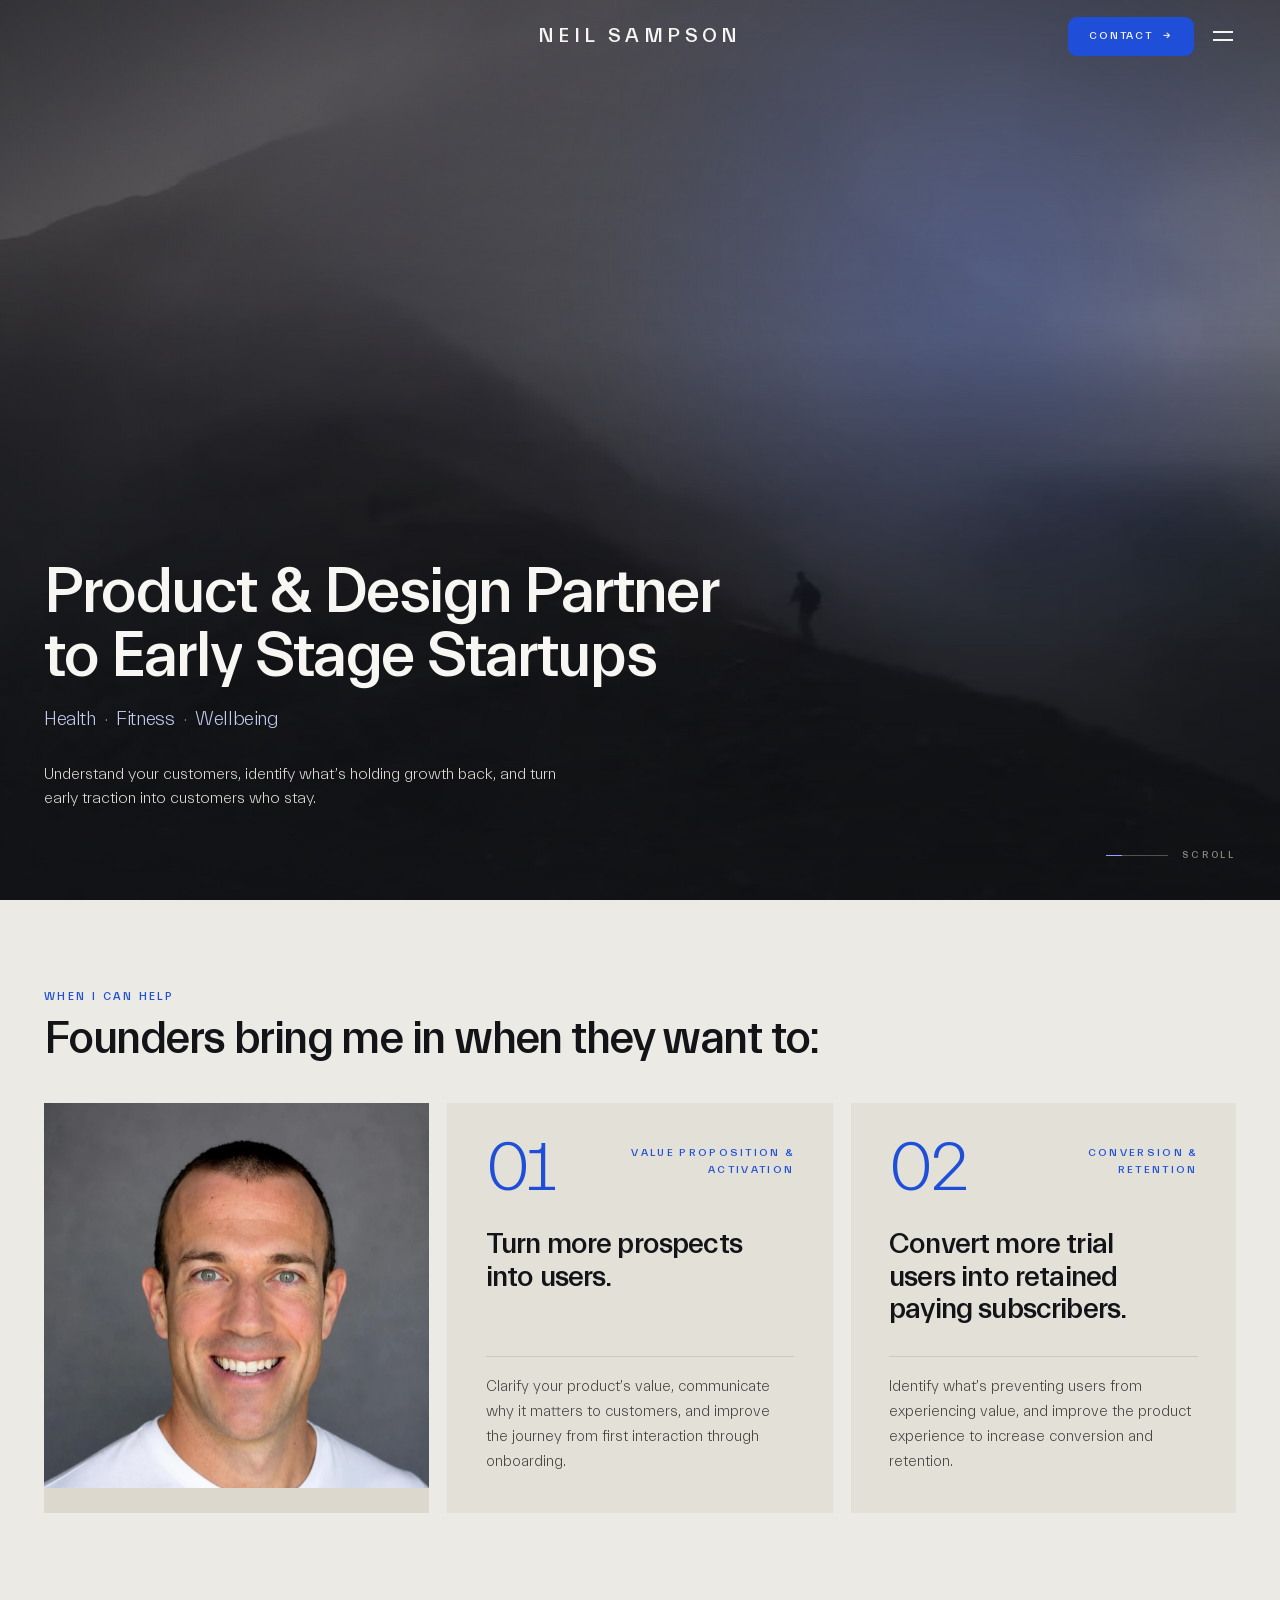
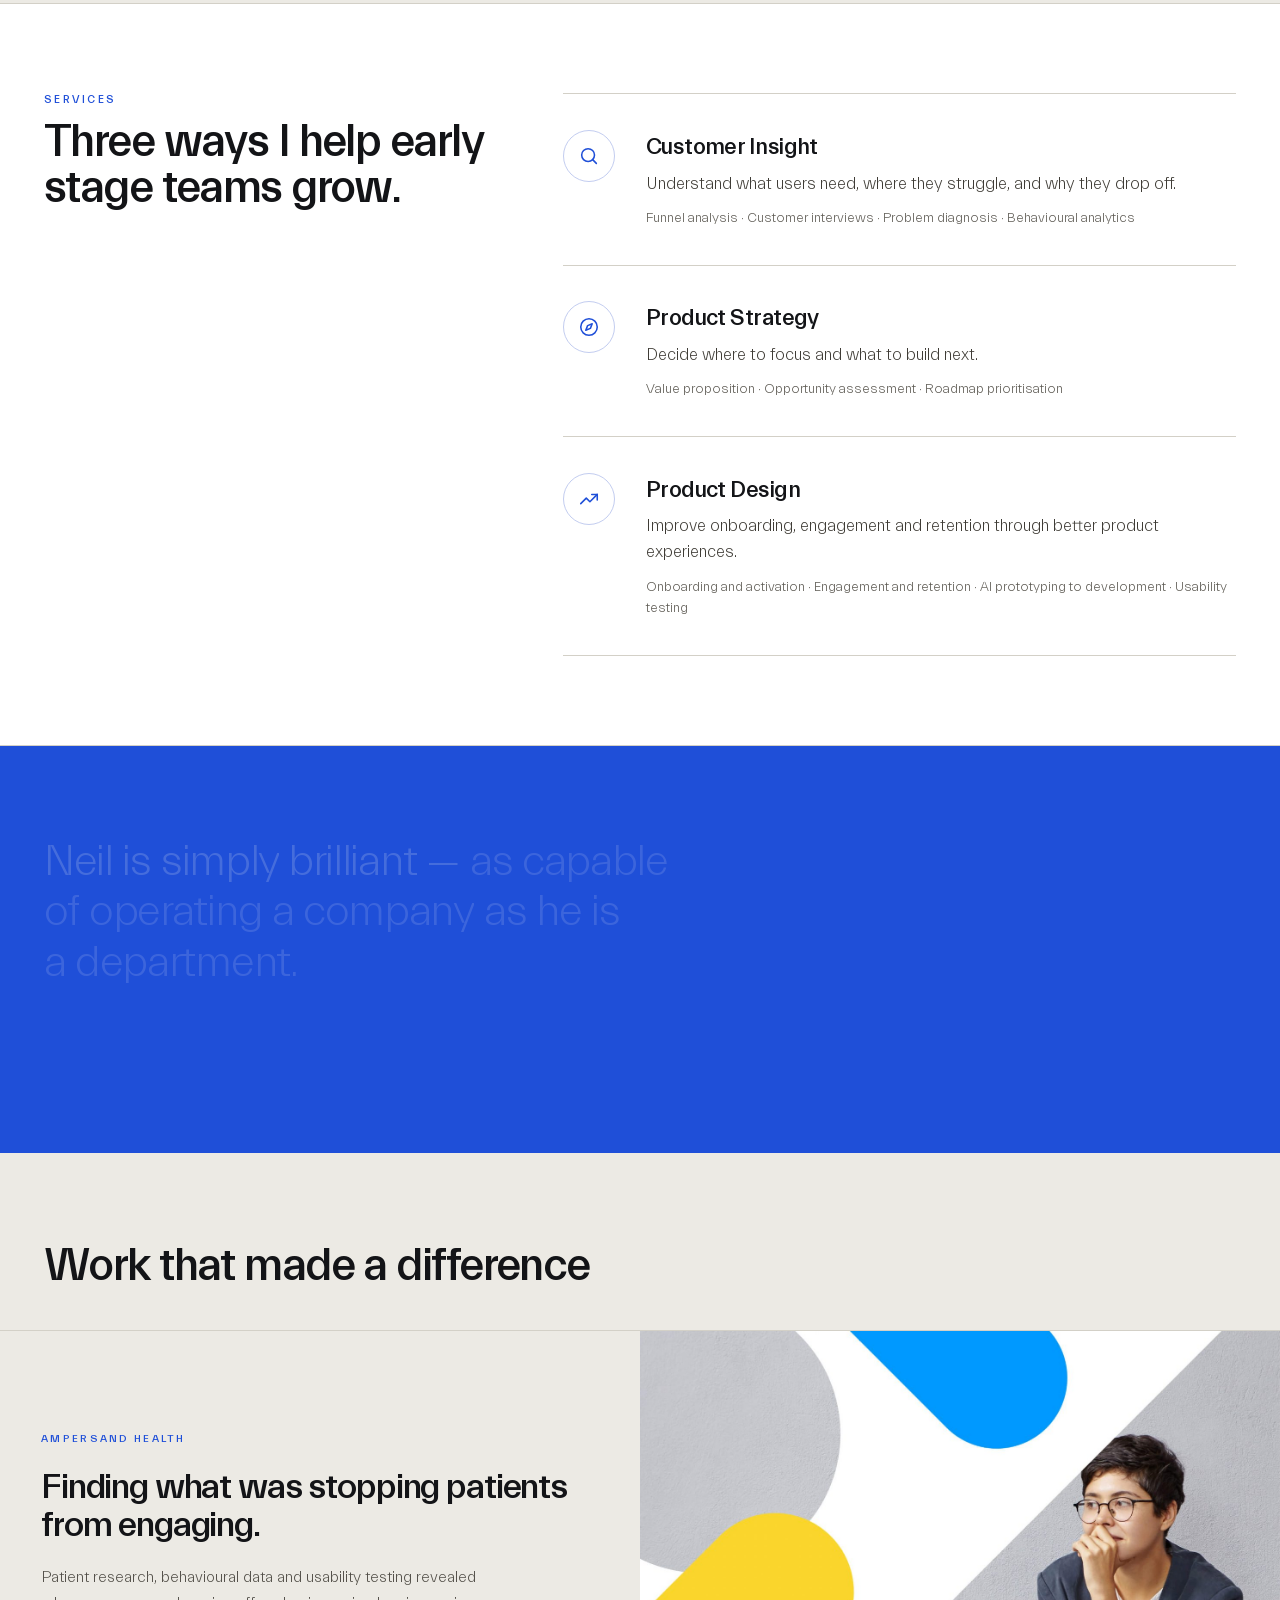
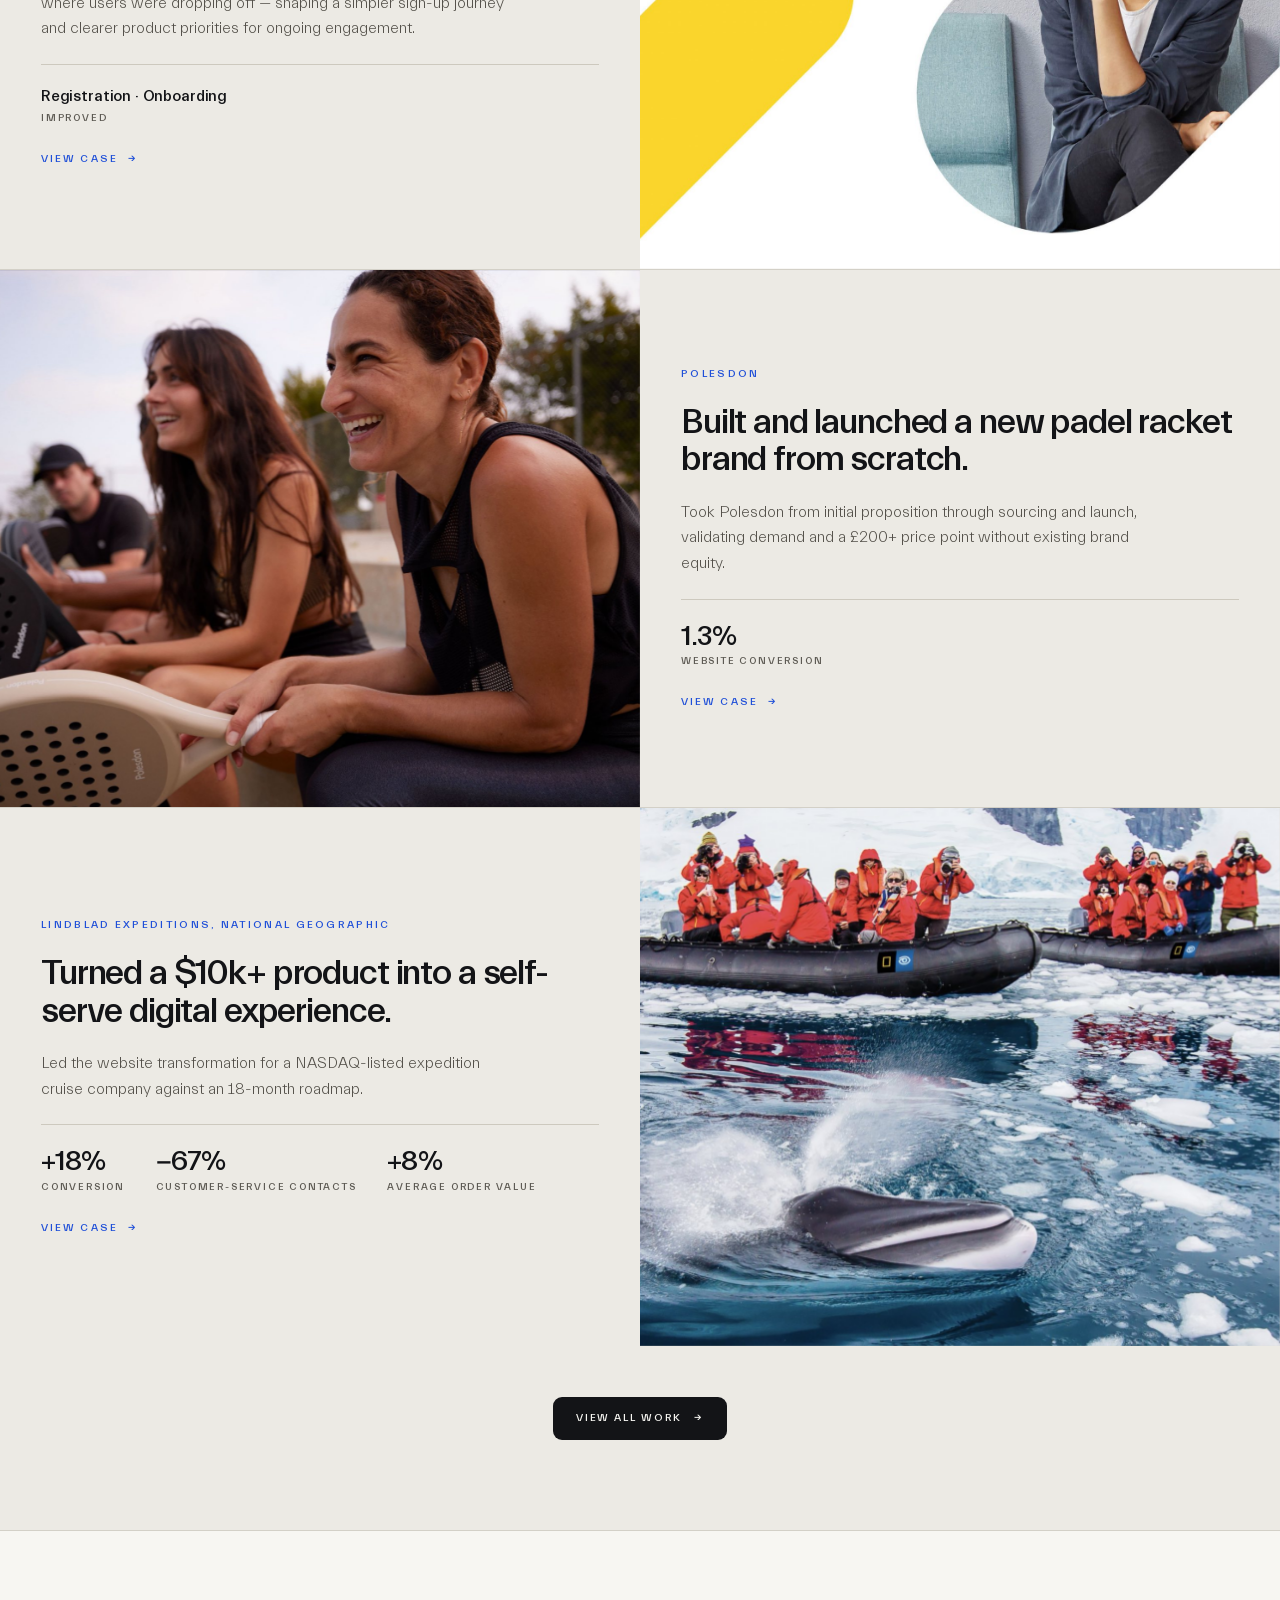
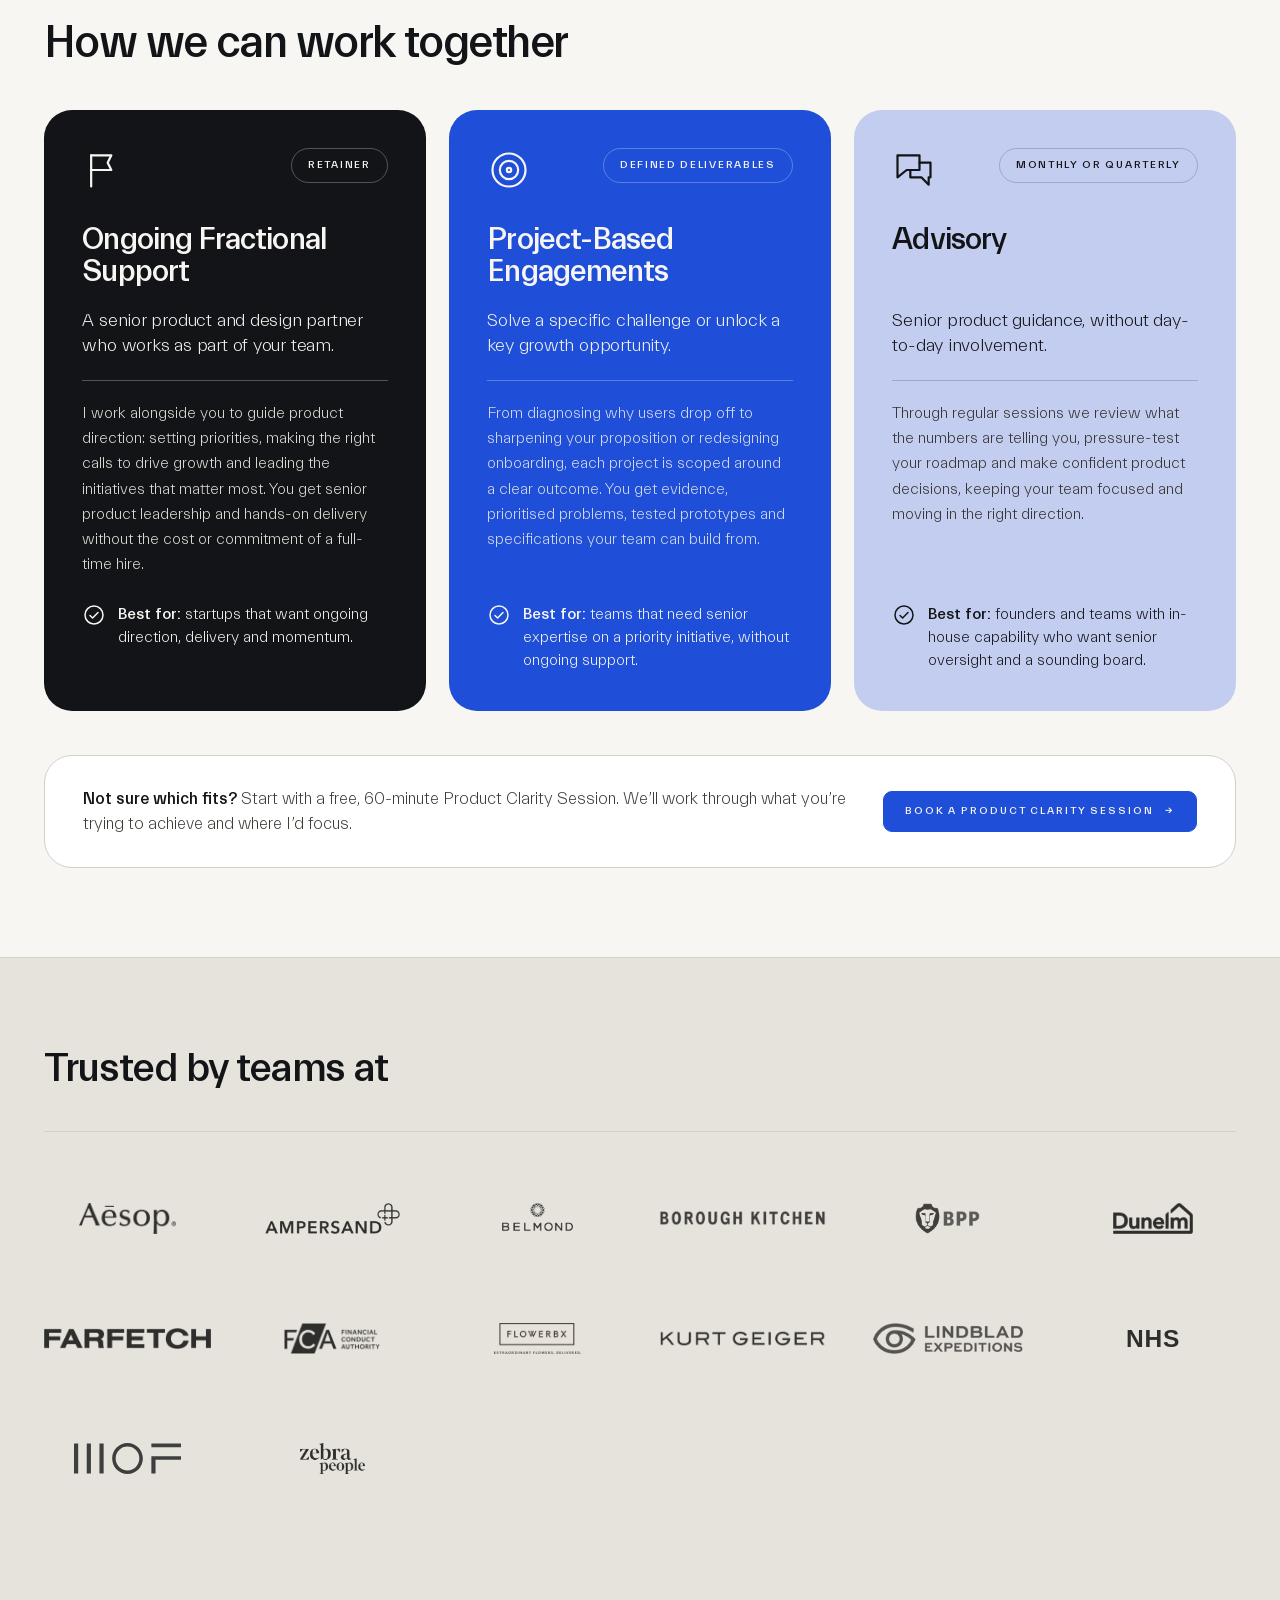
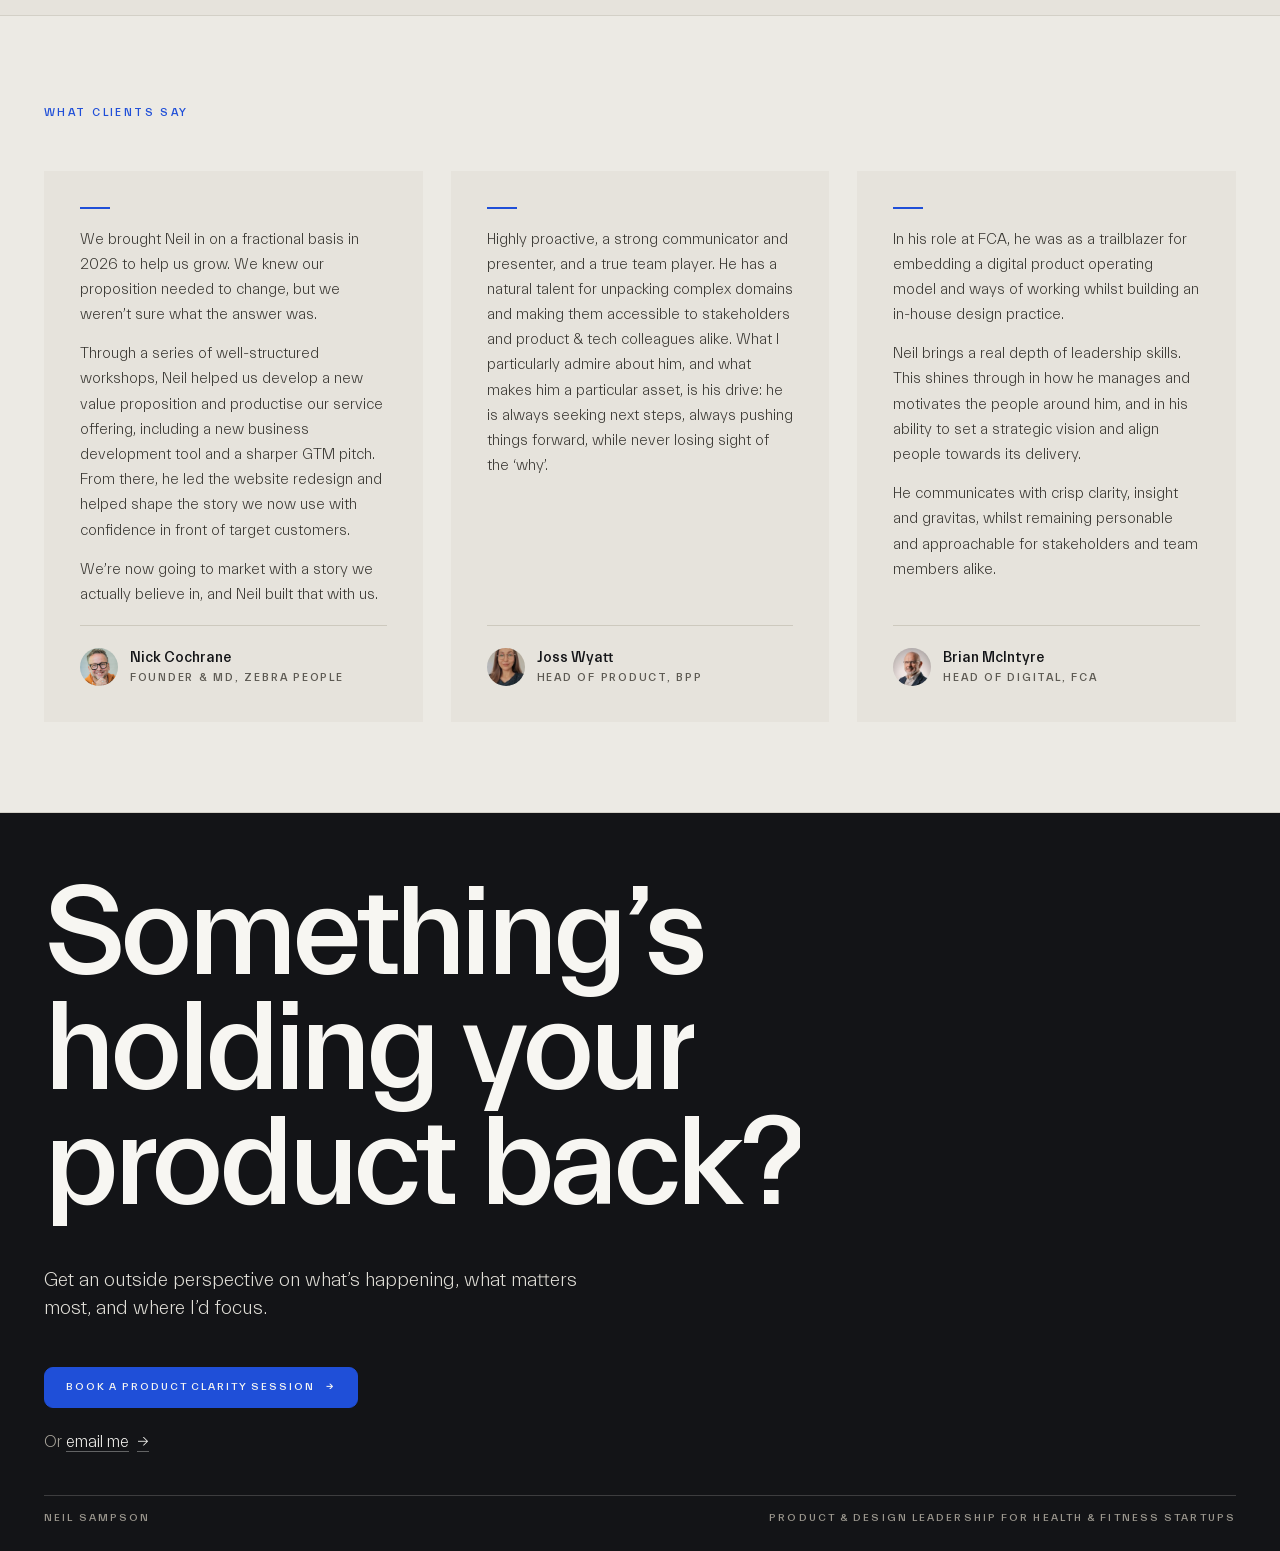
<file: index.html>
<!DOCTYPE html>
<html lang="en">
<head>
<meta charset="utf-8">
<!-- Google tag (gtag.js) -->
<script async src="https://www.googletagmanager.com/gtag/js?id=G-JVE686CDKP"></script>
<script>
  window.dataLayer = window.dataLayer || [];
  function gtag(){dataLayer.push(arguments);}
  gtag('js', new Date());

  gtag('config', 'G-JVE686CDKP');
</script>
<meta name="viewport" content="width=device-width, initial-scale=1">
<title>Product &amp; Design Partner to Early Stage Startups | Neil Sampson</title>
<meta name="description" content="Product and design partner to early stage health, fitness and wellbeing startups. Understand your customers, identify what&#8217;s holding growth back, and turn early traction into customers who stay.">
<link rel="canonical" href="https://neil-sampson.com/">

<meta property="og:type" content="website">
<meta property="og:site_name" content="Neil Sampson">
<meta property="og:locale" content="en_GB">
<meta property="og:title" content="Product &amp; Design Partner to Early Stage Startups | Neil Sampson">
<meta property="og:description" content="Product and design partner to early stage health, fitness and wellbeing startups. Understand your customers, identify what&#8217;s holding growth back, and turn early traction into customers who stay.">
<meta property="og:url" content="https://neil-sampson.com/">
<meta name="twitter:card" content="summary_large_image">
<meta name="twitter:title" content="Product &amp; Design Partner to Early Stage Startups | Neil Sampson">
<meta name="twitter:description" content="Product and design partner to early stage health, fitness and wellbeing startups. Understand your customers, identify what&#8217;s holding growth back, and turn early traction into customers who stay.">
<meta property="og:image" content="https://neil-sampson.com/assets/share-card-early-stage.jpg">
<meta property="og:image:width" content="1200">
<meta property="og:image:height" content="630">
<meta property="og:image:alt" content="Neil Sampson, product and design partner to early stage startups in health, fitness and wellbeing">
<meta name="twitter:image" content="https://neil-sampson.com/assets/share-card-early-stage.jpg">

<script type="application/ld+json">
{
  "@context": "https://schema.org",
  "@type": "ProfessionalService",
  "name": "Neil Sampson",
  "description": "Product and design partner to early stage health, fitness and wellbeing startups. Understand your customers, identify what’s holding growth back, and turn early traction into customers who stay.",
  "url": "https://neil-sampson.com/",
  "areaServed": "GB",
  "provider": {
    "@type": "Person",
    "name": "Neil Sampson",
    "jobTitle": "Product and design partner",
    "url": "https://neil-sampson.com/"
  },
  "address": { "@type": "PostalAddress", "addressLocality": "London", "addressCountry": "GB" }
}
</script>

<link rel="icon" type="image/png" sizes="32x32" href="assets/favicon-32.png">
<link rel="icon" type="image/png" sizes="16x16" href="assets/favicon-16.png">
<link rel="apple-touch-icon" sizes="180x180" href="assets/favicon-180.png">
<meta name="theme-color" content="#1f4fd8">

<link rel="preconnect" href="https://fonts.googleapis.com">
<link rel="preconnect" href="https://fonts.gstatic.com" crossorigin>
<link rel="stylesheet" href="https://fonts.googleapis.com/css2?family=Space+Grotesk:wght@300;400;500;600;700&display=swap">
<link rel="stylesheet" href="css/site.css">
</head>

<body>

<a class="skip" href="#top">Skip to content</a>

<div data-progress class="progress"></div>

<nav data-nav class="nav">
  <div class="nav__links" id="nav-menu">
    <div class="menu__list">
      <a class="nav__link" href="work.html">Work</a>
      <a class="nav__link" href="why-neil.html">Why Neil?</a>
      <a class="nav__link" href="#contact">Contact</a>
    </div>
    <div class="menu__foot">
      <p>Product &amp; design partner to early stage startups<br>Health &#183; Fitness &#183; Wellbeing</p>
      <p class="menu__contact"><a href="mailto:hello@neil-sampson.com">hello@neil-sampson.com</a><br><a href="https://calendly.com/hello-neilsampson" target="_blank" rel="noopener">Book a Product Clarity Session&#8599;</a></p>
    </div>
  </div>
  <a class="nav__brand" href="#top">Neil Sampson</a>
  <div class="nav__end">
    <a class="nav__cta" href="#contact"><span>Contact</span><span data-arrow>&#8594;</span></a>
    <button class="nav__toggle" type="button" aria-expanded="false" aria-controls="nav-menu" aria-label="Menu" data-navtoggle><span></span><span></span></button>
  </div>
</nav>

<main>

  <!-- ============================= Hero ============================= -->
  <section id="top" data-hero data-screen-label="Hero" class="hero hero--masthead">
    <div class="hero__ground"></div>
    <div class="hero__film" data-hero-film aria-hidden="true"></div>
    <div class="hero__glow"></div>
    <div class="hero__scrim"></div>

    <div class="hero__inner">
      <h1 class="hero__title">
        <span class="mask-line"><span data-reveal="mask" data-delay="120" data-stagger="42"><em>Product &amp; Design Partner</em><br class="hero__br--wide"> to Early Stage Startups</span></span>
      </h1>
      <p data-reveal="up" data-delay="340" class="hero__sectors">Health <span aria-hidden="true">&#183;</span> Fitness <span aria-hidden="true">&#183;</span> Wellbeing</p>
      <p data-reveal="up" data-delay="420" class="hero__subtitle">Understand your customers, identify what&#8217;s holding growth back, and turn early traction into customers who stay.</p>
    </div>

    <a data-scrollcue class="cue" href="#work" aria-label="Scroll to work">
      <span class="cue__track"><span class="cue__dash"></span></span>
      <span class="cue__word">Scroll</span>
    </a>
  </section>

  <!-- =========================== Problems =========================== -->
  <section data-screen-label="Problems" class="section section--flush">
    <div class="stack stack--head" style="padding: 0 var(--pad-x) clamp(26px, 3.2vw, 42px)">
      <span data-reveal="up" class="label">When I can help</span>
      <h2 data-reveal="up" data-delay="80" class="h2" style="max-width: 30ch; text-wrap: balance">Founders bring me in when they want to:</h2>
    </div>

    <div class="problems__body">
      <figure class="problems__portrait" data-imgreveal="up">
        <img src="assets/images/portrait-hero.jpg" alt="Neil Sampson" width="1024" height="1536" loading="lazy" decoding="async">
      </figure>

      <div class="panels">
        <div data-reveal="up" class="panel panel--outcome">
          <div class="outcome__head">
            <span class="outcome__num">01</span>
            <span class="eyebrow">Value proposition &amp; activation</span>
          </div>
          <p class="panel__statement">Turn more prospects into users.</p>
          <div class="panel__body">
            <p class="body">Clarify your product&#8217;s value, communicate why it matters to customers, and improve the journey from first interaction through onboarding.</p>
          </div>
        </div>

        <div data-reveal="up" data-delay="100" class="panel panel--outcome">
          <div class="outcome__head">
            <span class="outcome__num">02</span>
            <span class="eyebrow">Conversion &amp; retention</span>
          </div>
          <p class="panel__statement">Convert more trial users into retained paying subscribers.</p>
          <div class="panel__body">
            <p class="body">Identify what&#8217;s preventing users from experiencing value, and improve the product experience to increase conversion and retention.</p>
          </div>
        </div>
      </div>
    </div>
  </section>

  <!-- =========================== Services =========================== -->
  <section id="what-i-do" data-screen-label="Services" class="section services">
    <div class="inner services__layout">
      <div class="stack stack--head services__head">
        <span data-reveal="up" class="label">Services</span>
        <h2 data-reveal="up" data-delay="80" class="h2" style="text-wrap: balance">Three ways I help early stage teams grow.</h2>
      </div>

      <ul class="services__list">
        <li data-reveal="up" class="service">
          <span class="service__icon" aria-hidden="true">
            <svg viewBox="0 0 24 24"><circle cx="11" cy="11" r="7"/><path d="m20 20-4-4"/></svg>
          </span>
          <div class="service__text">
            <h3 class="service__title">Customer Insight</h3>
            <p class="service__lead">Understand what users need, where they struggle, and why they drop off.</p>
            <p class="service__tags">Funnel analysis &#183; Customer interviews &#183; Problem diagnosis &#183; Behavioural analytics</p>
          </div>
        </li>

        <li data-reveal="up" data-delay="100" class="service">
          <span class="service__icon" aria-hidden="true">
            <svg viewBox="0 0 24 24"><circle cx="12" cy="12" r="9"/><path d="m15.5 8.5-2 5-5 2 2-5z"/></svg>
          </span>
          <div class="service__text">
            <h3 class="service__title">Product Strategy</h3>
            <p class="service__lead">Decide where to focus and what to build next.</p>
            <p class="service__tags">Value proposition &#183; Opportunity assessment &#183; Roadmap prioritisation</p>
          </div>
        </li>

        <li data-reveal="up" data-delay="200" class="service">
          <span class="service__icon" aria-hidden="true">
            <svg viewBox="0 0 24 24"><path d="m3 17 6-6 4 4 8-8"/><path d="M15 7h6v6"/></svg>
          </span>
          <div class="service__text">
            <h3 class="service__title">Product Design</h3>
            <p class="service__lead">Improve onboarding, engagement and retention through better product experiences.</p>
            <p class="service__tags">Onboarding and activation &#183; Engagement and retention &#183; AI prototyping to development &#183; Usability testing</p>
          </div>
        </li>
      </ul>
    </div>
  </section>

  <!-- ============================ Quote ============================= -->
  <section data-screen-label="Quote" class="section section--blue">
    <div class="inner quote-band">
      <blockquote data-quote class="display-quote quote-band__quote">Neil is simply brilliant &#8212; <span class="soft">as capable of operating a company as he is a department.</span></blockquote>
      <div data-reveal="up" class="attr attr--blue">
        <img src="assets/images/anant.jpg" alt="">
        <span class="attr__text">
          <span class="attr__name">Anant Sharma</span>
          <span class="attr__role">CEO, Matter Of Form</span>
        </span>
      </div>
    </div>
  </section>

  <!-- ============================= Work ============================= -->
  <section id="work" data-screen-label="Work" class="section section--flush">
    <div class="inner--wide" style="padding: 0 var(--pad-x) clamp(26px, 3.2vw, 44px)">
      <h2 data-reveal="up" class="h2">Work that made a difference</h2>
    </div>

    <div class="inner--wide bands">

      <a data-band class="band" href="case-ampersand.html" data-reveal="up">
        <div data-imgreveal="up" class="band__frame">
          <img src="assets/images/ampersand.jpg" alt="">
        </div>
        <div class="band__copy">
          <span class="eyebrow">Ampersand Health</span>
          <h3 class="band__title">Finding what was stopping patients from engaging.</h3>
          <p class="band__summary">Patient research, behavioural data and usability testing revealed where users were dropping off &#8212; shaping a simpler sign-up journey and clearer product priorities for ongoing engagement.</p>
          <div class="stats">
            <span class="stat"><span class="stat__figure stat__figure--text">Registration &#183; Onboarding</span><span class="stat__label">Improved</span></span>
          </div>
          <span class="link" style="margin-top: 6px">View case<span data-arrow>&#8594;</span></span>
        </div>
      </a>

      <a data-band class="band band--flip" href="case-polesdon.html" data-reveal="up">
        <div data-imgreveal="up" class="band__frame">
          <img src="assets/images/polesdon.jpg" alt="">
        </div>
        <div class="band__copy">
          <span class="eyebrow">Polesdon</span>
          <h3 class="band__title">Built and launched a new padel racket brand from scratch.</h3>
          <p class="band__summary">Took Polesdon from initial proposition through sourcing and launch, validating demand and a &#163;200+ price point without existing brand equity.</p>
          <div class="stats">
            <span class="stat"><span class="stat__figure">1.3%</span><span class="stat__label">Website conversion</span></span>
          </div>
          <span class="link" style="margin-top: 6px">View case<span data-arrow>&#8594;</span></span>
        </div>
      </a>

      <a data-band class="band" href="case-lindblad.html" data-reveal="up">
        <div data-imgreveal="up" class="band__frame">
          <img src="assets/images/lindblad.jpg" alt="">
        </div>
        <div class="band__copy">
          <span class="eyebrow">Lindblad Expeditions, National Geographic</span>
          <h3 class="band__title">Turned a $10k+ product into a self-serve digital experience.</h3>
          <p class="band__summary">Led the website transformation for a NASDAQ-listed expedition cruise company against an 18-month roadmap.</p>
          <div class="stats">
            <span class="stat"><span class="stat__figure">+18%</span><span class="stat__label">Conversion</span></span>
            <span class="stat"><span class="stat__figure">&#8722;67%</span><span class="stat__label">Customer-service contacts</span></span>
            <span class="stat"><span class="stat__figure">+8%</span><span class="stat__label">Average order value</span></span>
          </div>
          <span class="link" style="margin-top: 6px">View case<span data-arrow>&#8594;</span></span>
        </div>
      </a>

    </div>

    <div data-reveal="up" class="inner--wide work__more">
      <a class="cta cta--ink" href="work.html"><span>View all work</span><span data-arrow>&#8594;</span></a>
    </div>
  </section>

  <!-- ======================== Ways to work ========================== -->
  <section id="services" data-screen-label="Ways to work" class="section ways">
    <div class="inner stack stack--section">
      <div class="stack stack--head ways__head">
        <h2 data-reveal="up" class="h2">How we can work together</h2>
      </div>

      <div class="ways__grid">
        <article data-reveal="up" class="way way--ink">
          <div class="way__top">
            <span class="way__icon" aria-hidden="true">
              <svg viewBox="0 0 24 24"><path d="M5 21V4"/><path d="M5 4h11l-2 4 2 4H5"/></svg>
            </span>
            <span class="way__tag">Retainer</span>
          </div>
          <h3 class="way__name">Ongoing Fractional Support</h3>
          <p class="way__promise">A senior product and design partner who works as part of your team.</p>
          <p class="way__body">I work alongside you to guide product direction: setting priorities, making the right calls to drive growth and leading the initiatives that matter most. You get senior product leadership and hands-on delivery without the cost or commitment of a full-time hire.</p>
          <p class="way__fit"><span class="way__check" aria-hidden="true"><svg viewBox="0 0 24 24"><circle cx="12" cy="12" r="9"/><path d="m8 12.5 2.6 2.5L16 9.5"/></svg></span><span><strong>Best for:</strong> startups that want ongoing direction, delivery and momentum.</span></p>
        </article>

        <article data-reveal="up" data-delay="120" class="way way--blue">
          <div class="way__top">
            <span class="way__icon" aria-hidden="true">
              <svg viewBox="0 0 24 24"><circle cx="12" cy="12" r="9"/><circle cx="12" cy="12" r="5"/><circle cx="12" cy="12" r="1.2"/></svg>
            </span>
            <span class="way__tag">Defined deliverables</span>
          </div>
          <h3 class="way__name">Project-Based Engagements</h3>
          <p class="way__promise">Solve a specific challenge or unlock a key growth opportunity.</p>
          <p class="way__body">From diagnosing why users drop off to sharpening your proposition or redesigning onboarding, each project is scoped around a clear outcome. You get evidence, prioritised problems, tested prototypes and specifications your team can build from.</p>
          <p class="way__fit"><span class="way__check" aria-hidden="true"><svg viewBox="0 0 24 24"><circle cx="12" cy="12" r="9"/><path d="m8 12.5 2.6 2.5L16 9.5"/></svg></span><span><strong>Best for:</strong> teams that need senior expertise on a priority initiative, without ongoing support.</span></p>
        </article>

        <article data-reveal="up" data-delay="240" class="way way--pale">
          <div class="way__top">
            <span class="way__icon" aria-hidden="true">
              <svg viewBox="0 0 24 24"><path d="M3 4h12v8H8l-5 4z"/><path d="M15 8h6v8h-1v4l-4-4h-6v-4"/></svg>
            </span>
            <span class="way__tag">Monthly or quarterly</span>
          </div>
          <h3 class="way__name">Advisory</h3>
          <p class="way__promise">Senior product guidance, without day-to-day involvement.</p>
          <p class="way__body">Through regular sessions we review what the numbers are telling you, pressure-test your roadmap and make confident product decisions, keeping your team focused and moving in the right direction.</p>
          <p class="way__fit"><span class="way__check" aria-hidden="true"><svg viewBox="0 0 24 24"><circle cx="12" cy="12" r="9"/><path d="m8 12.5 2.6 2.5L16 9.5"/></svg></span><span><strong>Best for:</strong> founders and teams with in-house capability who want senior oversight and a sounding board.</span></p>
        </article>
      </div>

      <div data-reveal="up" class="ways__start">
        <p class="ways__start-text"><strong>Not sure which fits?</strong> Start with a free, 60-minute Product Clarity Session. We&#8217;ll work through what you&#8217;re trying to achieve and where I&#8217;d focus.</p>
        <a class="cta cta--blue" href="https://calendly.com/hello-neilsampson" target="_blank" rel="noopener noreferrer"><span>Book a Product Clarity Session</span><span data-arrow>&#8594;</span><span class="visually-hidden"> (opens in a new tab)</span></a>
      </div>
    </div>
  </section>

  <!-- ========================== Trusted by ========================== -->
  <section data-screen-label="Trusted by" class="section section--warm">
    <div class="inner" style="display: flex; flex-direction: column; gap: clamp(26px, 3.2vw, 44px)">
      <h2 data-reveal="up" data-delay="80" class="clients__title">Trusted by teams at</h2>

      <div data-reveal="up" data-delay="160" class="clients__grid">
        <div class="clients__logo"><img src="assets/logos/aesop-dark.png" alt="Aesop"></div>
        <div class="clients__logo"><img src="assets/logos/ampersand-dark.png" alt="Ampersand"></div>
        <div class="clients__logo"><img src="assets/logos/belmond.png" alt="Belmond"></div>
        <div class="clients__logo"><img src="assets/logos/borough-kitchen-dark.png" alt="Borough Kitchen"></div>
        <div class="clients__logo"><img src="assets/logos/bpp-dark.png" alt="BPP"></div>
        <div class="clients__logo"><img src="assets/logos/dunelm-dark.png" alt="Dunelm"></div>
        <div class="clients__logo"><img src="assets/logos/farfetch-dark.png" alt="Farfetch"></div>
        <div class="clients__logo"><img src="assets/logos/fca-dark.png" alt="Financial Conduct Authority"></div>
        <div class="clients__logo"><img src="assets/logos/flowerbx.png" alt="Flowerbx"></div>
        <div class="clients__logo"><img src="assets/logos/kurt-geiger-dark.png" alt="Kurt Geiger"></div>
        <div class="clients__logo"><img src="assets/logos/lindblad-dark.png" alt="Lindblad Expeditions"></div>
        <div class="clients__logo"><img src="assets/logos/nhs.svg" alt="NHS"></div>
        <div class="clients__logo"><img src="assets/logos/matter-of-form-dark.svg" alt="Matter Of Form"></div>
        <div class="clients__logo"><img src="assets/logos/zebra-people.png" alt="Zebra People"></div>
      </div>
    </div>
  </section>

  <!-- ========================= Testimonial ========================== -->
  <section data-screen-label="Testimonial" class="section">
    <div class="inner testimonial">
      <div class="testimonial__lead">
        <span data-reveal="up" class="label">What clients say</span>
      </div>

      <div class="quotes">
        <blockquote data-reveal="up" class="quote">
          <span class="rule rule--short"></span>
          <div class="quote__body">
            <p>We brought Neil in on a fractional basis in 2026 to help us grow. We knew our proposition needed to change, but we weren&#8217;t sure what the answer was.</p>
            <p>Through a series of well-structured workshops, Neil helped us develop a new value proposition and productise our service offering, including a new business development tool and a sharper GTM pitch. From there, he led the website redesign and helped shape the story we now use with confidence in front of target customers.</p>
            <p>We&#8217;re now going to market with a story we actually believe in, and Neil built that with us.</p>
          </div>
          <div class="attr">
            <img src="assets/images/nick.jpg" alt="">
            <span class="attr__text">
              <span class="attr__name">Nick Cochrane</span>
              <span class="attr__role">Founder &amp; MD, Zebra People</span>
            </span>
          </div>
        </blockquote>

        <blockquote data-reveal="up" data-delay="120" class="quote">
          <span class="rule rule--short"></span>
          <div class="quote__body">
            <p>Highly proactive, a strong communicator and presenter, and a true team player. He has a natural talent for unpacking complex domains and making them accessible to stakeholders and product &amp; tech colleagues alike. What I particularly admire about him, and what makes him a particular asset, is his drive: he is always seeking next steps, always pushing things forward, while never losing sight of the &#8216;why&#8217;.</p>
          </div>
          <div class="attr">
            <img src="assets/images/joss.png" alt="">
            <span class="attr__text">
              <span class="attr__name">Joss Wyatt</span>
              <span class="attr__role">Head of Product, BPP</span>
            </span>
          </div>
        </blockquote>

        <blockquote data-reveal="up" data-delay="240" class="quote">
          <span class="rule rule--short"></span>
          <div class="quote__body">
            <p>In his role at FCA, he was as a trailblazer for embedding a digital product operating model and ways of working whilst building an in-house design practice.</p>
            <p>Neil brings a real depth of leadership skills. This shines through in how he manages and motivates the people around him, and in his ability to set a strategic vision and align people towards its delivery.</p>
            <p>He communicates with crisp clarity, insight and gravitas, whilst remaining personable and approachable for stakeholders and team members alike.</p>
          </div>
          <div class="attr">
            <img src="assets/images/brian.png" alt="">
            <span class="attr__text">
              <span class="attr__name">Brian McIntyre</span>
              <span class="attr__role">Head of Digital, FCA</span>
            </span>
          </div>
        </blockquote>
      </div>
    </div>
  </section>

  <!-- =========================== Contact ============================ -->
  <section id="contact" data-screen-label="Contact" class="contact">
    <div class="contact__inner">
      <h2 class="contact__title">
        <span class="mask-line"><span data-reveal="mask" data-stagger="64">Something&#8217;s</span></span>
        <span class="mask-line"><span data-reveal="mask" data-delay="140" data-stagger="64">holding your</span></span>
        <span class="mask-line"><span data-reveal="mask" data-delay="280" data-stagger="64">product back?</span></span>
      </h2>
      <p data-reveal="up" data-delay="460" class="contact__lead">Get an outside perspective on what&#8217;s happening, what matters most, and where I&#8217;d focus.</p>

      <div class="contact__actions">
        <a class="cta cta--blue" href="https://calendly.com/hello-neilsampson" target="_blank" rel="noopener noreferrer"><span>Book a Product Clarity Session</span><span data-arrow>&#8594;</span><span class="visually-hidden"> (opens in a new tab)</span></a>
        <p class="contact__alt">Or <a class="contact__email" href="mailto:hello@neil-sampson.com">email me<span data-arrow>&#8594;</span></a></p>
      </div>

      <div class="colophon">
        <span>Neil Sampson</span>
        <span>Product &amp; design leadership for health &amp; fitness startups</span>
      </div>
    </div>
  </section>

</main>

<script type="module" src="js/page.js"></script>
<script type="module" src="js/hero-film.js"></script>

</body>
</html>
</file>
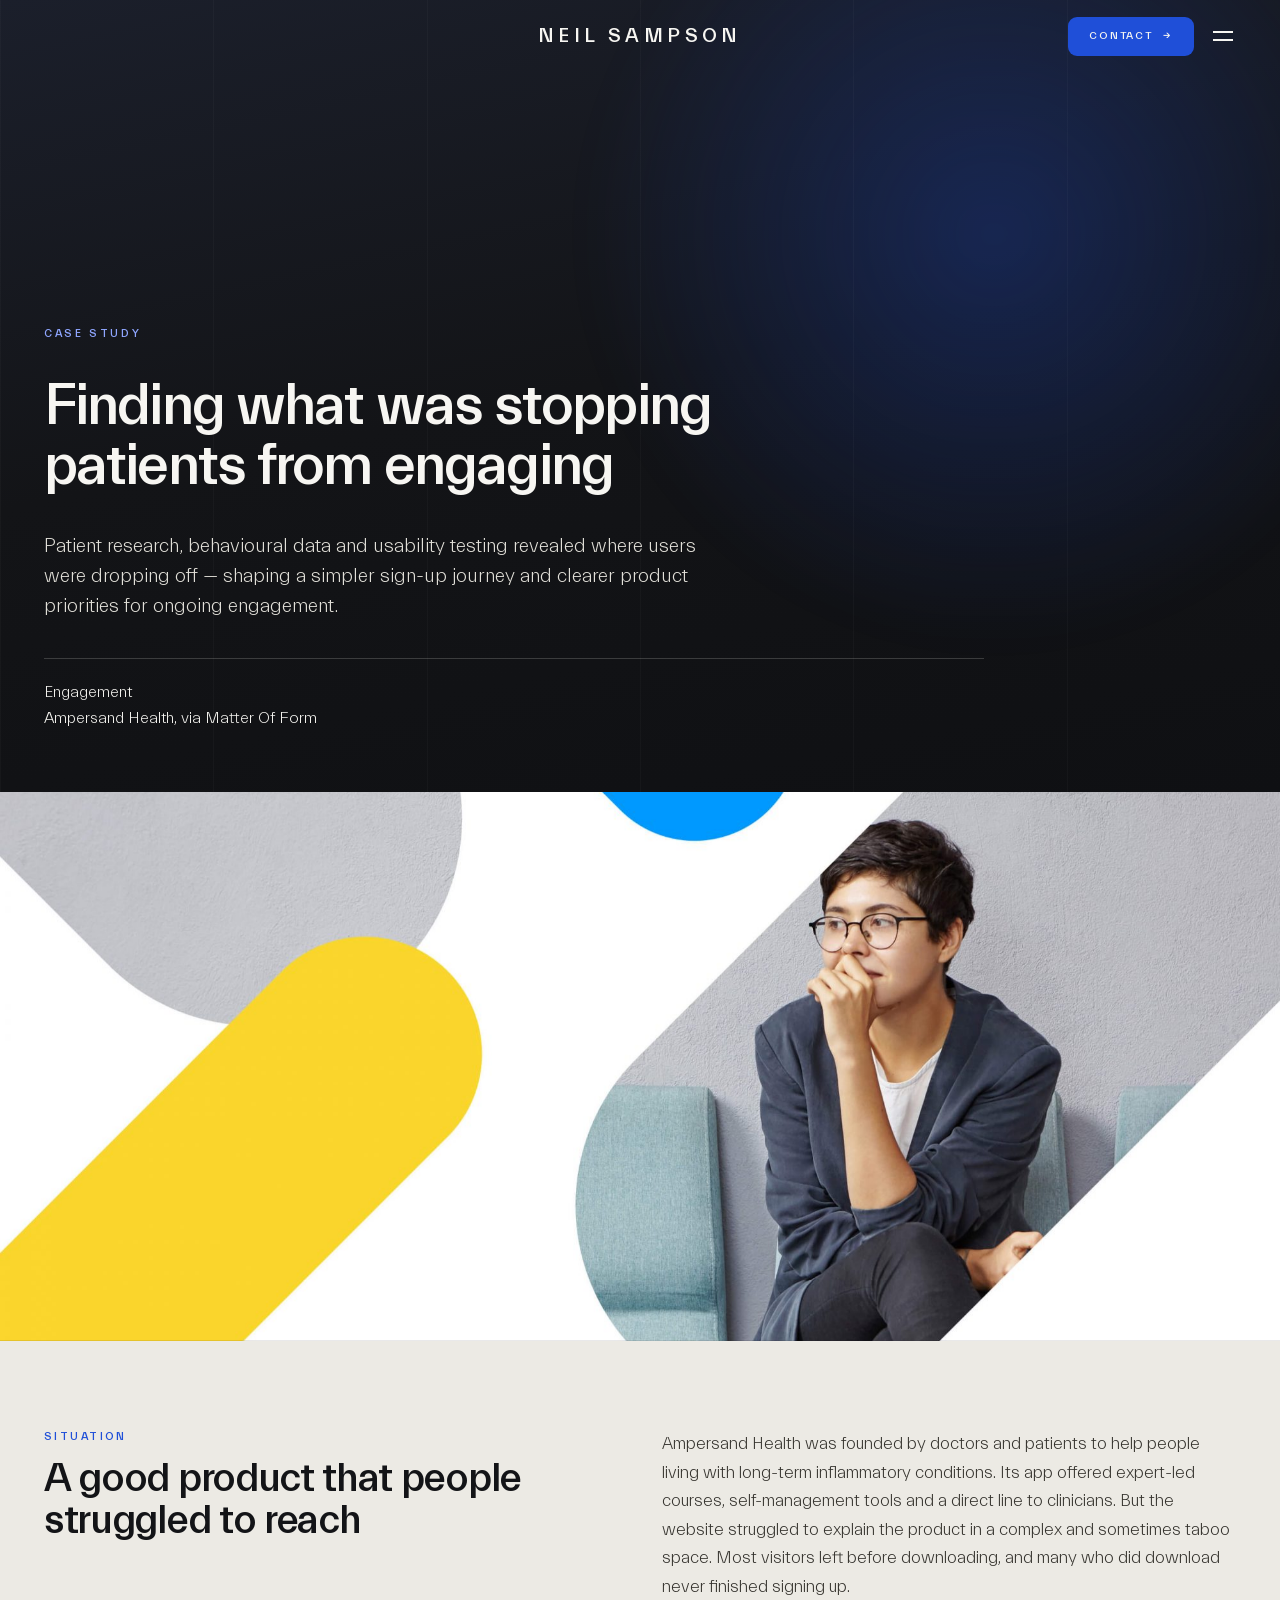
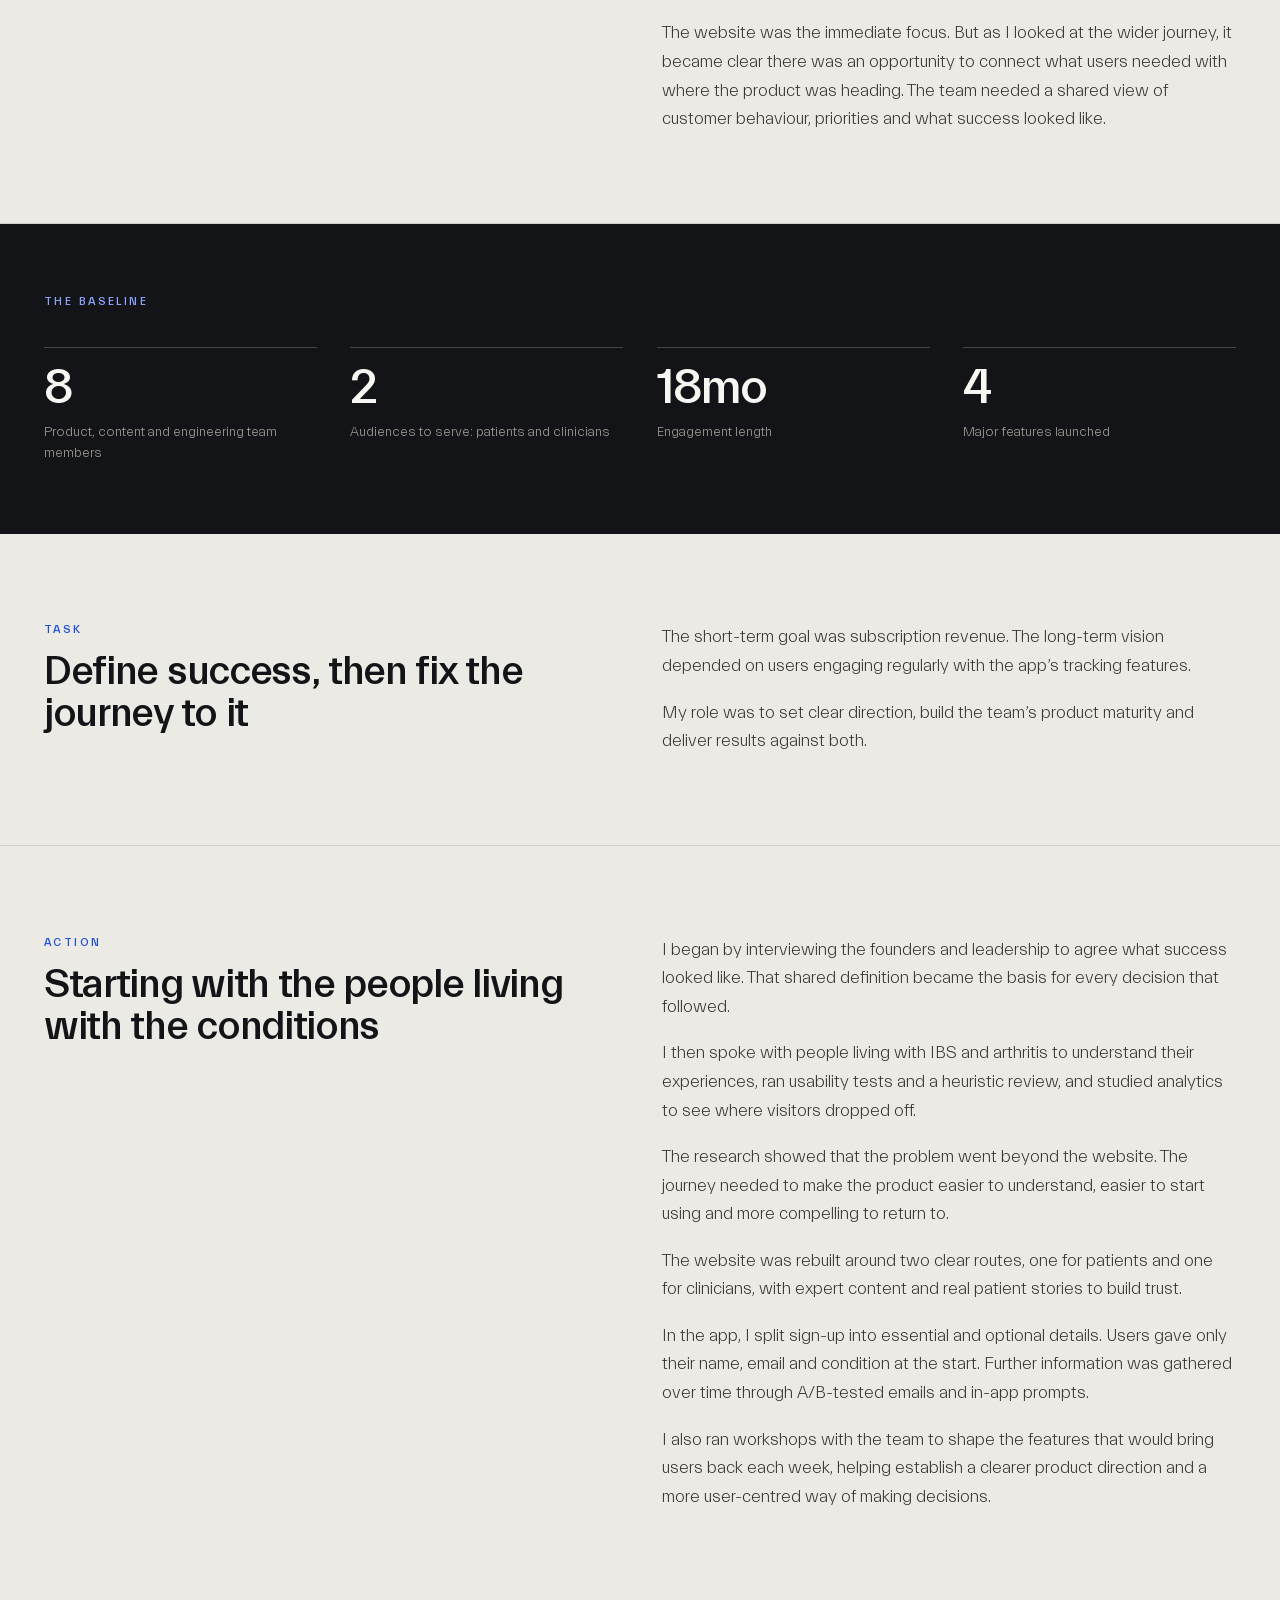
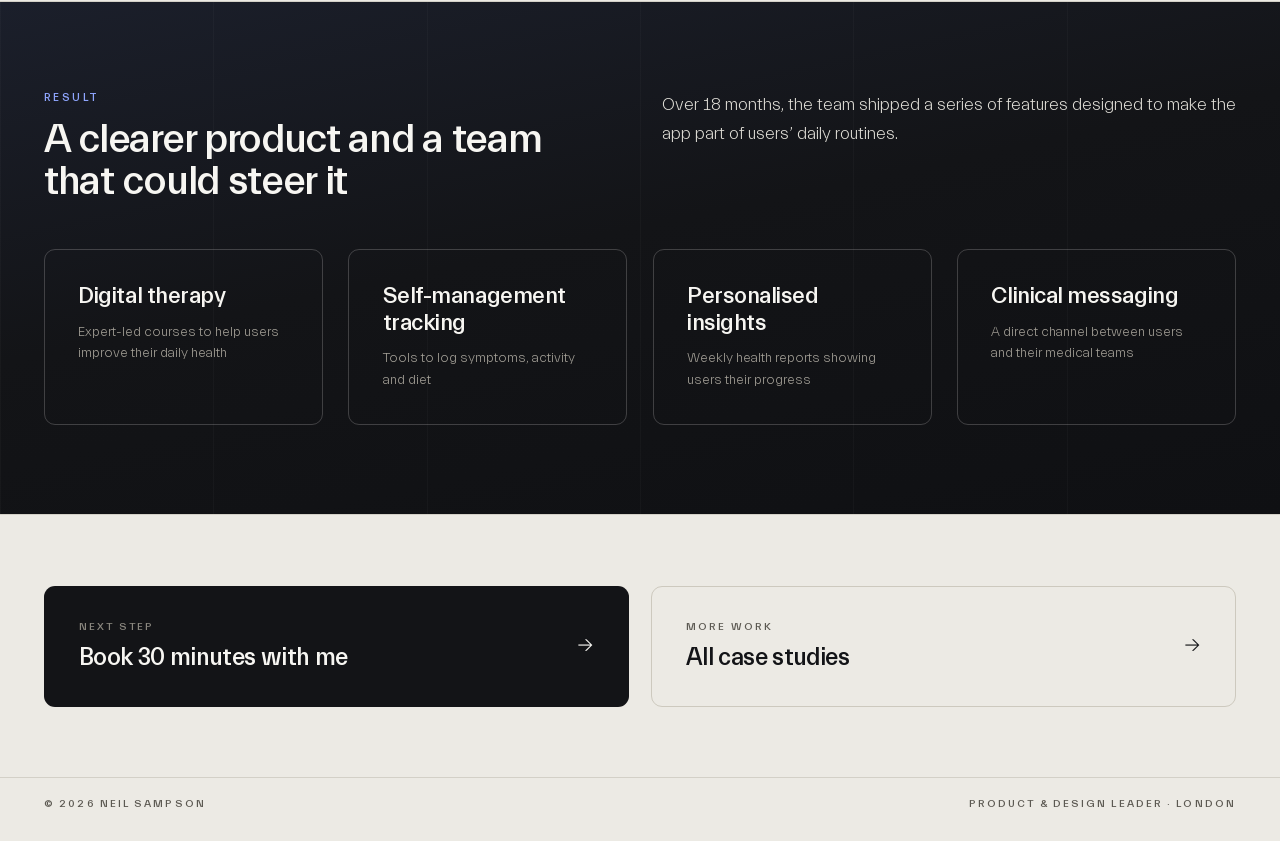
<file: case-ampersand.html>
<!DOCTYPE html>
<html lang="en">
<head>
<meta charset="utf-8">
<!-- Google tag (gtag.js) -->
<script async src="https://www.googletagmanager.com/gtag/js?id=G-JVE686CDKP"></script>
<script>
  window.dataLayer = window.dataLayer || [];
  function gtag(){dataLayer.push(arguments);}
  gtag('js', new Date());

  gtag('config', 'G-JVE686CDKP');
</script>
<meta name="viewport" content="width=device-width, initial-scale=1">
<title>Ampersand Health &#8212; finding what stopped patients engaging</title>
<meta name="description" content="Leading product at Ampersand Health: research with people living with IBS and arthritis, a rethought journey and simpler sign-up, and four major features shipped over 18 months.">
<link rel="canonical" href="https://neil-sampson.com/case-ampersand.html">

<meta property="og:type" content="article">
<meta property="og:site_name" content="Neil Sampson">
<meta property="og:locale" content="en_GB">
<meta property="og:title" content="Ampersand Health &#8212; finding what stopped patients engaging">
<meta property="og:description" content="Finding what was stopping patients from engaging.">
<meta property="og:url" content="https://neil-sampson.com/case-ampersand.html">
<meta name="twitter:card" content="summary_large_image">
<meta name="twitter:title" content="Ampersand Health &#8212; finding what stopped patients engaging">
<meta name="twitter:description" content="Finding what was stopping patients from engaging.">
<meta property="og:image" content="https://neil-sampson.com/assets/share-card-partner.jpg">
<meta property="og:image:width" content="1200">
<meta property="og:image:height" content="630">
<meta property="og:image:alt" content="Neil Sampson, product and design partner to health &amp; fitness startups: turn early traction into customers who stay">
<meta name="twitter:image" content="https://neil-sampson.com/assets/share-card-partner.jpg">

<link rel="icon" type="image/png" sizes="32x32" href="assets/favicon-32.png">
<link rel="icon" type="image/png" sizes="16x16" href="assets/favicon-16.png">
<link rel="apple-touch-icon" sizes="180x180" href="assets/favicon-180.png">
<meta name="theme-color" content="#1f4fd8">

<link rel="preconnect" href="https://fonts.googleapis.com">
<link rel="preconnect" href="https://fonts.gstatic.com" crossorigin>
<link rel="stylesheet" href="https://fonts.googleapis.com/css2?family=Space+Grotesk:wght@300;400;500;600;700&display=swap">
<link rel="stylesheet" href="css/site.css">
</head>

<body>

<a class="skip" href="#top">Skip to content</a>

<div data-progress class="progress"></div>

<nav data-nav class="nav">
  <div class="nav__links" id="nav-menu">
    <div class="menu__list">
      <a class="nav__link" href="work.html">Work</a>
      <a class="nav__link" href="why-neil.html">Why Neil?</a>
      <a class="nav__link" href="index.html#contact">Contact</a>
    </div>
    <div class="menu__foot">
      <p>Product &amp; design partner to early stage startups<br>Health &#183; Fitness &#183; Wellbeing</p>
      <p class="menu__contact"><a href="mailto:hello@neil-sampson.com">hello@neil-sampson.com</a><br><a href="https://calendly.com/hello-neilsampson" target="_blank" rel="noopener">Book a Product Clarity Session&#8599;</a></p>
    </div>
  </div>
  <a class="nav__brand" href="index.html">Neil Sampson</a>
  <div class="nav__end">
    <a class="nav__cta" href="index.html#contact"><span>Contact</span><span data-arrow>&#8594;</span></a>
    <button class="nav__toggle" type="button" aria-expanded="false" aria-controls="nav-menu" aria-label="Menu" data-navtoggle><span></span><span></span></button>
  </div>
</nav>

<main>
  <article>

  <!-- ============================= Hero ============================= -->
  <section id="top" data-hero data-screen-label="Case hero" class="hero hero--inner hero--case">
    <div class="hero__glow hero__glow--inner"></div>
    <div class="lit__grid lit__grid--soft"></div>

    <div class="hero__inner">
      <span data-reveal="up" class="hero__eyebrow">Case study</span>
      <h1 class="hero__title" style="max-width: 24ch">
        <span class="mask-line"><span data-reveal="mask" data-delay="120" data-stagger="42">Finding what was stopping</span></span>
        <span class="mask-line"><span data-reveal="mask" data-delay="250" data-stagger="42">patients from engaging</span></span>
      </h1>
      <p data-reveal="up" data-delay="420" class="hero__summary">Patient research, behavioural data and usability testing revealed where users were dropping off &#8212; shaping a simpler sign-up journey and clearer product priorities for ongoing engagement.</p>

      <dl data-reveal="up" data-delay="500" class="hero__meta">
        <div>
          <dt>Engagement</dt>
          <dd>Ampersand Health, via Matter Of Form</dd>
        </div>
      </dl>
    </div>
  </section>

  <!-- ======================== Opening image ========================= -->
  <figure data-screen-label="Opening image" class="plate">
    <div data-imgreveal="up" class="plate__frame">
      <img src="assets/images/ampersand.jpg" alt="A woman sitting on a sofa, framed by Ampersand Health&#8217;s brand shapes">
    </div>
  </figure>

  <!-- ========================== Situation =========================== -->
  <section data-screen-label="Situation" class="section">
    <div class="inner split">
      <div class="split__head">
        <span data-reveal="up" class="label">Situation</span>
        <h2 data-reveal="up" data-delay="80" class="case-h2">A good product that people struggled to reach</h2>
      </div>
      <div style="display: flex; flex-direction: column; gap: 18px">
        <p data-reveal="up" data-delay="160" class="passage">Ampersand Health was founded by doctors and patients to help people living with long-term inflammatory conditions. Its app offered expert-led courses, self-management tools and a direct line to clinicians. But the website struggled to explain the product in a complex and sometimes taboo space. Most visitors left before downloading, and many who did download never finished signing up.</p>
        <p data-reveal="up" data-delay="220" class="passage">The website was the immediate focus. But as I looked at the wider journey, it became clear there was an opportunity to connect what users needed with where the product was heading. The team needed a shared view of customer behaviour, priorities and what success looked like.</p>
      </div>
    </div>
  </section>

  <!-- ========================== Baseline ============================ -->
  <section data-screen-label="Baseline" class="section section--ink" style="padding-block: clamp(40px, 5.5vw, 80px)">
    <div class="inner" style="display: flex; flex-direction: column; gap: clamp(24px, 3vw, 40px)">
      <span data-reveal="up" class="label label--ink">The baseline</span>

      <div class="figures">
        <div data-reveal="up" class="figure">
          <span class="figure__value">8</span>
          <span class="figure__label">Product, content and engineering team members</span>
        </div>
        <div data-reveal="up" data-delay="80" class="figure">
          <span class="figure__value">2</span>
          <span class="figure__label">Audiences to serve: patients and clinicians</span>
        </div>
        <div data-reveal="up" data-delay="160" class="figure">
          <span class="figure__value">18mo</span>
          <span class="figure__label">Engagement length</span>
        </div>
        <div data-reveal="up" data-delay="240" class="figure">
          <span class="figure__value">4</span>
          <span class="figure__label">Major features launched</span>
        </div>
      </div>
    </div>
  </section>

  <!-- ============================= Task ============================= -->
  <section data-screen-label="Task" class="section">
    <div class="inner split">
      <div class="split__head">
        <span data-reveal="up" class="label">Task</span>
        <h2 data-reveal="up" data-delay="80" class="case-h2">Define success, then fix the journey to it</h2>
      </div>
      <div style="display: flex; flex-direction: column; gap: 18px">
        <p data-reveal="up" data-delay="160" class="passage">The short-term goal was subscription revenue. The long-term vision depended on users engaging regularly with the app&#8217;s tracking features.</p>
        <p data-reveal="up" data-delay="220" class="passage">My role was to set clear direction, build the team&#8217;s product maturity and deliver results against both.</p>
      </div>
    </div>
  </section>

  <!-- ============================ Action ============================ -->
  <section data-screen-label="Action" class="section">
    <div class="inner split">
      <div class="split__head">
        <span data-reveal="up" class="label">Action</span>
        <h2 data-reveal="up" data-delay="80" class="case-h2">Starting with the people living with the conditions</h2>
      </div>
      <div style="display: flex; flex-direction: column; gap: 18px">
        <p data-reveal="up" data-delay="160" class="passage">I began by interviewing the founders and leadership to agree what success looked like. That shared definition became the basis for every decision that followed.</p>
        <p data-reveal="up" data-delay="220" class="passage">I then spoke with people living with IBS and arthritis to understand their experiences, ran usability tests and a heuristic review, and studied analytics to see where visitors dropped off.</p>
        <p data-reveal="up" data-delay="220" class="passage">The research showed that the problem went beyond the website. The journey needed to make the product easier to understand, easier to start using and more compelling to return to.</p>
        <p data-reveal="up" data-delay="220" class="passage">The website was rebuilt around two clear routes, one for patients and one for clinicians, with expert content and real patient stories to build trust.</p>
        <p data-reveal="up" data-delay="220" class="passage">In the app, I split sign-up into essential and optional details. Users gave only their name, email and condition at the start. Further information was gathered over time through A/B-tested emails and in-app prompts.</p>
        <p data-reveal="up" data-delay="220" class="passage">I also ran workshops with the team to shape the features that would bring users back each week, helping establish a clearer product direction and a more user-centred way of making decisions.</p>
      </div>
    </div>
  </section>

  <!-- ============================ Result ============================ -->
  <section data-screen-label="Result" class="section lit" style="overflow: clip">
    <div class="lit__grid lit__grid--soft"></div>

    <div class="inner" style="position: relative; display: flex; flex-direction: column; gap: clamp(28px, 3.6vw, 52px)">
      <div class="split">
        <div class="split__head">
          <span data-reveal="up" class="label label--ink">Result</span>
          <h2 data-reveal="up" data-delay="80" class="case-h2">A clearer product and a team that could steer it</h2>
        </div>
        <p data-reveal="up" data-delay="160" class="passage passage--ink">Over 18 months, the team shipped a series of features designed to make the app part of users&#8217; daily routines.</p>
      </div>

      <div class="outcomes">
        <div data-reveal="up" class="outcome">
          <span class="outcome__value outcome__value--text">Digital therapy</span>
          <span class="outcome__note">Expert-led courses to help users improve their daily health</span>
        </div>
        <div data-reveal="up" data-delay="70" class="outcome">
          <span class="outcome__value outcome__value--text">Self-management tracking</span>
          <span class="outcome__note">Tools to log symptoms, activity and diet</span>
        </div>
        <div data-reveal="up" data-delay="140" class="outcome">
          <span class="outcome__value outcome__value--text">Personalised insights</span>
          <span class="outcome__note">Weekly health reports showing users their progress</span>
        </div>
        <div data-reveal="up" data-delay="210" class="outcome">
          <span class="outcome__value outcome__value--text">Clinical messaging</span>
          <span class="outcome__note">A direct channel between users and their medical teams</span>
        </div>
      </div>
    </div>
  </section>

  </article>

  <!-- ============================= Next ============================= -->
  <section data-screen-label="Next" class="section" style="padding-block: clamp(40px, 5.5vw, 80px); border-bottom: 0">
    <div class="inner tiles tiles--chalk">
      <a class="tile tile--ink" href="https://calendly.com/hello-neilsampson" target="_blank" rel="noopener noreferrer">
        <span class="tile__text">
          <span class="tile__label">Next step</span>
          <span class="tile__value">Book 30 minutes with me</span>
        </span>
        <span data-arrow class="tile__arrow">&#8594;</span>
        <span class="visually-hidden"> (opens in a new tab)</span>
      </a>
      <a class="tile tile--outline" href="index.html#work">
        <span class="tile__text">
          <span class="tile__label">More work</span>
          <span class="tile__value">All case studies</span>
        </span>
        <span data-arrow class="tile__arrow">&#8594;</span>
      </a>
    </div>
  </section>

</main>

<footer class="site-footer">
  <div class="site-footer__inner">
    <span>&#169; 2026 Neil Sampson</span>
    <span>Product &amp; design leader &#183; London</span>
  </div>
</footer>

<script type="module" src="js/page.js"></script>

</body>
</html>
</file>
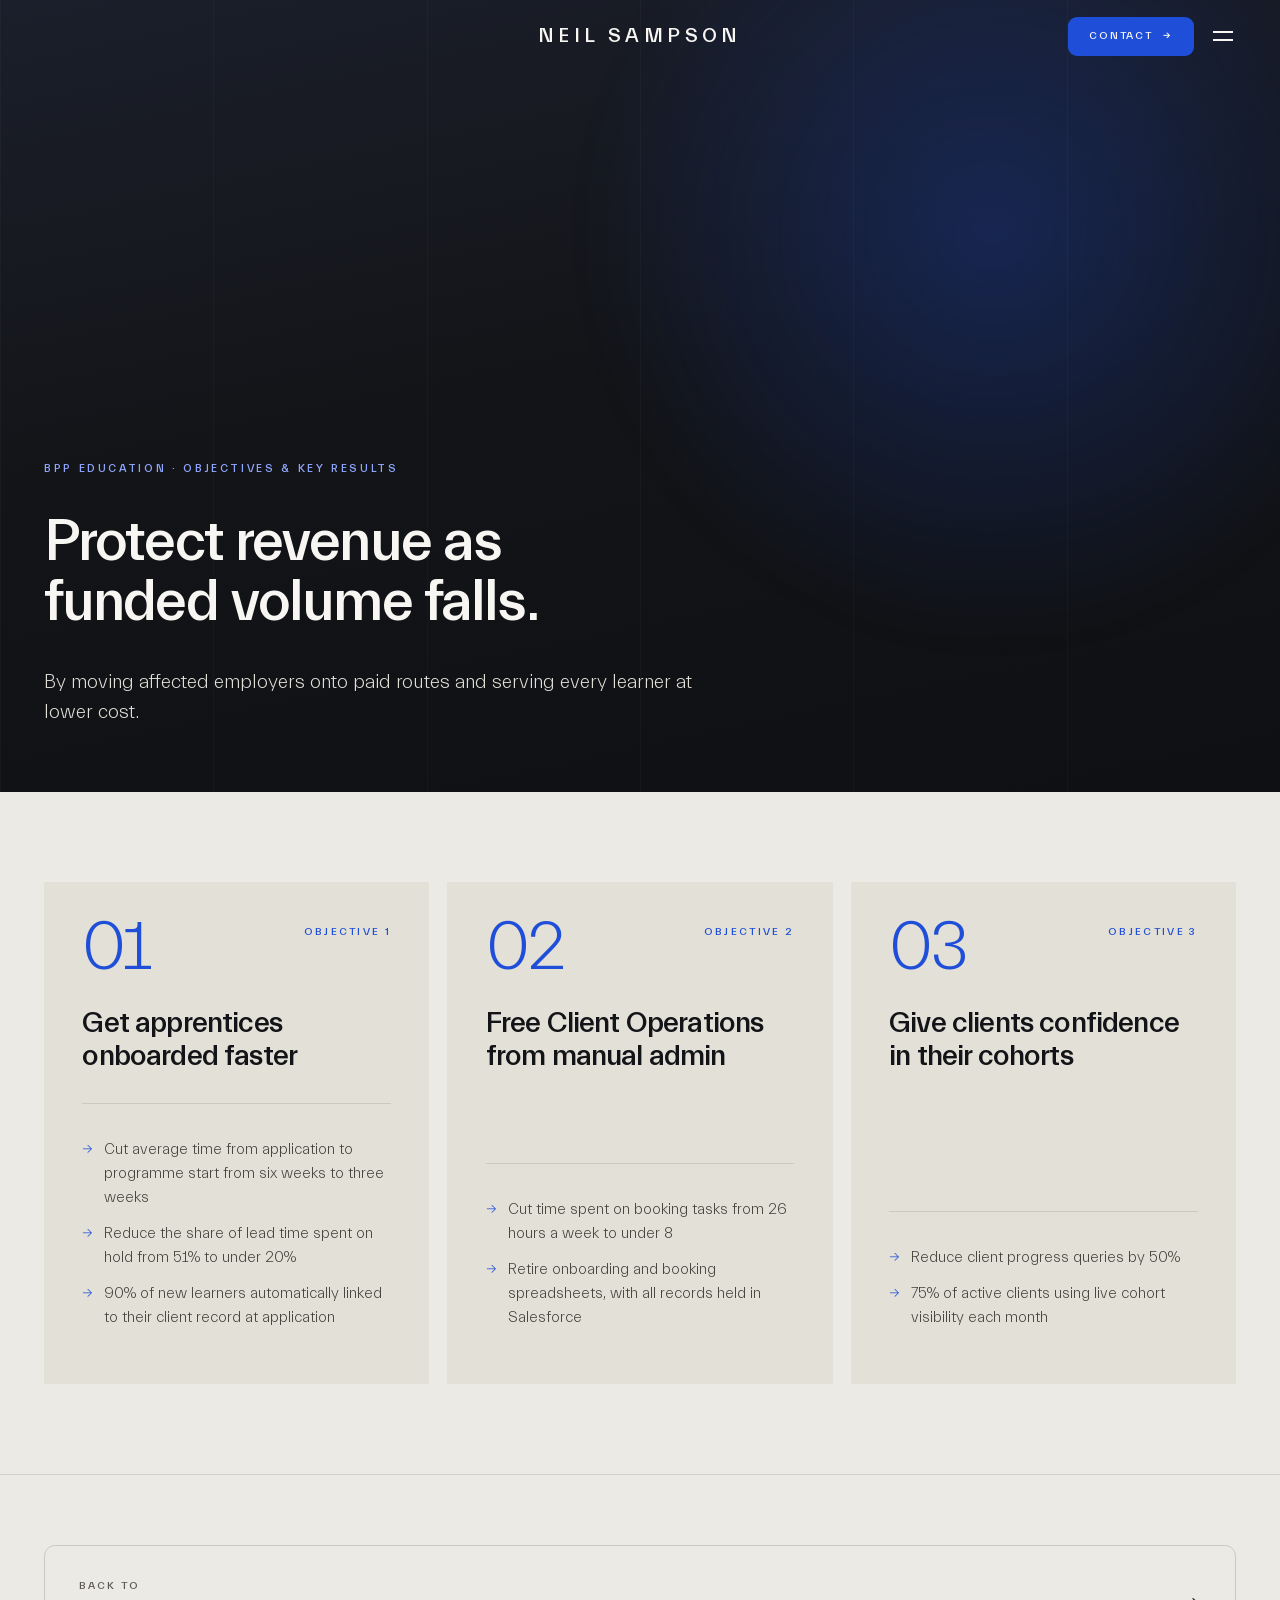
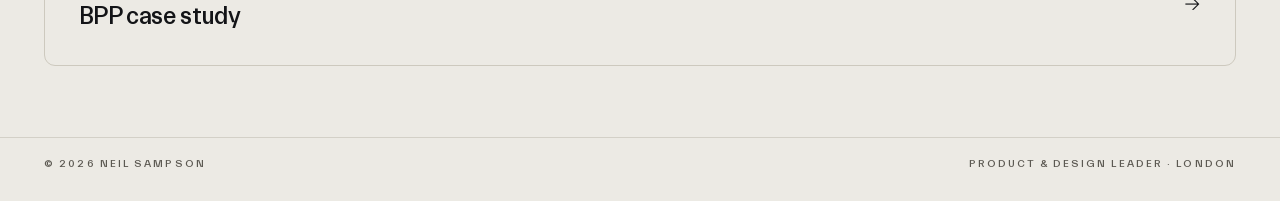
<file: case-bpp-okrs.html>
<!DOCTYPE html>
<html lang="en">
<head>
<meta charset="utf-8">
<!-- Google tag (gtag.js) -->
<script async src="https://www.googletagmanager.com/gtag/js?id=G-JVE686CDKP"></script>
<script>
  window.dataLayer = window.dataLayer || [];
  function gtag(){dataLayer.push(arguments);}
  gtag('js', new Date());

  gtag('config', 'G-JVE686CDKP');
</script>
<meta name="viewport" content="width=device-width, initial-scale=1">
<title>BPP &#8212; objectives &amp; key results &#183; Neil Sampson</title>
<meta name="robots" content="noindex, nofollow, noarchive">
<link rel="icon" type="image/png" sizes="32x32" href="assets/favicon-32.png">
<link rel="icon" type="image/png" sizes="16x16" href="assets/favicon-16.png">
<link rel="apple-touch-icon" sizes="180x180" href="assets/favicon-180.png">
<meta name="theme-color" content="#1f4fd8">

<link rel="preconnect" href="https://fonts.googleapis.com">
<link rel="preconnect" href="https://fonts.gstatic.com" crossorigin>
<link rel="stylesheet" href="https://fonts.googleapis.com/css2?family=Space+Grotesk:wght@300;400;500;600;700&display=swap">
<link rel="stylesheet" href="css/site.css">
<style>
  .okr-list { list-style: none; padding: 0; display: flex; flex-direction: column; gap: 12px; }
  .okr-list li { position: relative; padding-left: 22px; font-size: 15px; line-height: 1.6; color: var(--body-strong); }
  .okr-list li::before { content: "\2192"; position: absolute; left: 0; color: var(--blue); }
</style>
</head>

<body>

<a class="skip" href="#top">Skip to content</a>

<div data-progress class="progress"></div>

<nav data-nav class="nav">
  <div class="nav__links" id="nav-menu">
    <div class="menu__list">
      <a class="nav__link" href="work.html">Work</a>
      <a class="nav__link" href="why-neil.html">Why Neil?</a>
      <a class="nav__link" href="index.html#contact">Contact</a>
    </div>
    <div class="menu__foot">
      <p>Product &amp; design partner to early stage startups<br>Health &#183; Fitness &#183; Wellbeing</p>
      <p class="menu__contact"><a href="mailto:hello@neil-sampson.com">hello@neil-sampson.com</a><br><a href="https://calendly.com/hello-neilsampson" target="_blank" rel="noopener">Book a Product Clarity Session&#8599;</a></p>
    </div>
  </div>
  <a class="nav__brand" href="index.html">Neil Sampson</a>
  <div class="nav__end">
    <a class="nav__cta" href="index.html#contact"><span>Contact</span><span data-arrow>&#8594;</span></a>
    <button class="nav__toggle" type="button" aria-expanded="false" aria-controls="nav-menu" aria-label="Menu" data-navtoggle><span></span><span></span></button>
  </div>
</nav>

<main>
  <article>

  <section id="top" data-hero data-screen-label="OKR hero" class="hero hero--inner hero--case">
    <div class="hero__glow hero__glow--inner"></div>
    <div class="lit__grid lit__grid--soft"></div>

    <div class="hero__inner">
      <span data-reveal="up" class="hero__eyebrow">BPP Education &#183; Objectives &amp; key results</span>
      <h1 class="hero__title" style="max-width: 24ch">
        <span class="mask-line"><span data-reveal="mask" data-delay="120" data-stagger="42">Protect revenue as</span></span>
        <span class="mask-line"><span data-reveal="mask" data-delay="250" data-stagger="42">funded volume falls.</span></span>
      </h1>

      <p data-reveal="up" data-delay="420" class="hero__summary">By moving affected employers onto paid routes and serving every learner at lower cost.</p>
    </div>
  </section>

  <section data-screen-label="Objectives" class="section">
    <div class="inner" style="display: flex; flex-direction: column; gap: clamp(28px, 3.6vw, 52px)">
      <div class="panels">
        <div data-reveal="up" class="panel panel--outcome">
          <div class="outcome__head">
            <span class="outcome__num">01</span>
            <span class="eyebrow">Objective 1</span>
          </div>
          <p class="panel__statement">Get apprentices onboarded faster</p>
          <div class="panel__body">
            <ul class="okr-list">
              <li>Cut average time from application to programme start from six weeks to three weeks</li>
              <li>Reduce the share of lead time spent on hold from 51% to under 20%</li>
              <li>90% of new learners automatically linked to their client record at application</li>
            </ul>
          </div>
        </div>

        <div data-reveal="up" data-delay="100" class="panel panel--outcome">
          <div class="outcome__head">
            <span class="outcome__num">02</span>
            <span class="eyebrow">Objective 2</span>
          </div>
          <p class="panel__statement">Free Client Operations from manual admin</p>
          <div class="panel__body">
            <ul class="okr-list">
              <li>Cut time spent on booking tasks from 26 hours a week to under 8</li>
              <li>Retire onboarding and booking spreadsheets, with all records held in Salesforce</li>
            </ul>
          </div>
        </div>

        <div data-reveal="up" data-delay="200" class="panel panel--outcome">
          <div class="outcome__head">
            <span class="outcome__num">03</span>
            <span class="eyebrow">Objective 3</span>
          </div>
          <p class="panel__statement">Give clients confidence in their cohorts</p>
          <div class="panel__body">
            <ul class="okr-list">
              <li>Reduce client progress queries by 50%</li>
              <li>75% of active clients using live cohort visibility each month</li>
            </ul>
          </div>
        </div>
      </div>
    </div>
  </section>

  </article>

  <section data-screen-label="Next" class="section" style="padding-block: clamp(40px, 5.5vw, 80px); border-bottom: 0">
    <div class="inner tiles tiles--chalk">
      <a class="tile tile--outline" href="case-bpp.html">
        <span class="tile__text">
          <span class="tile__label">Back to</span>
          <span class="tile__value">BPP case study</span>
        </span>
        <span data-arrow class="tile__arrow">&#8594;</span>
      </a>
    </div>
  </section>

</main>

<footer class="site-footer">
  <div class="site-footer__inner">
    <span>&#169; 2026 Neil Sampson</span>
    <span>Product &amp; design leader &#183; London</span>
  </div>
</footer>

<script type="module" src="js/page.js"></script>

</body>
</html>
</file>
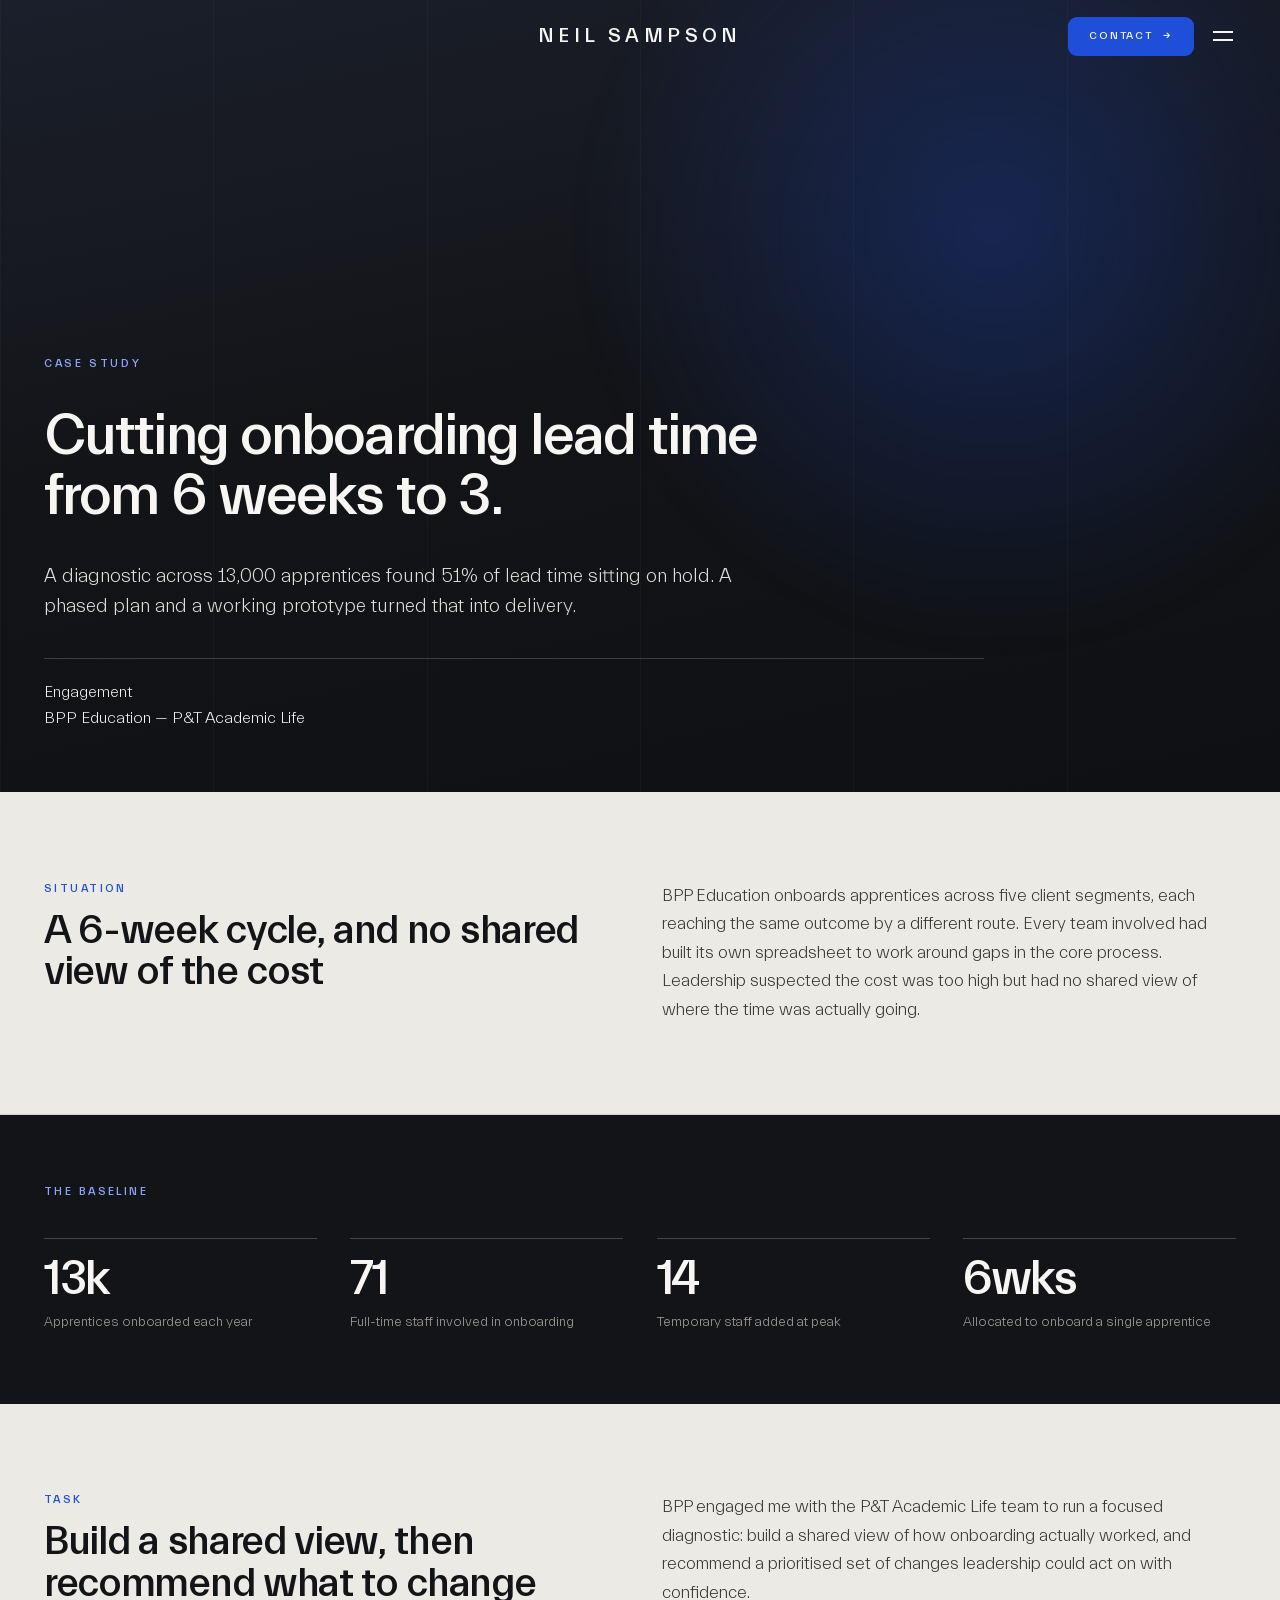
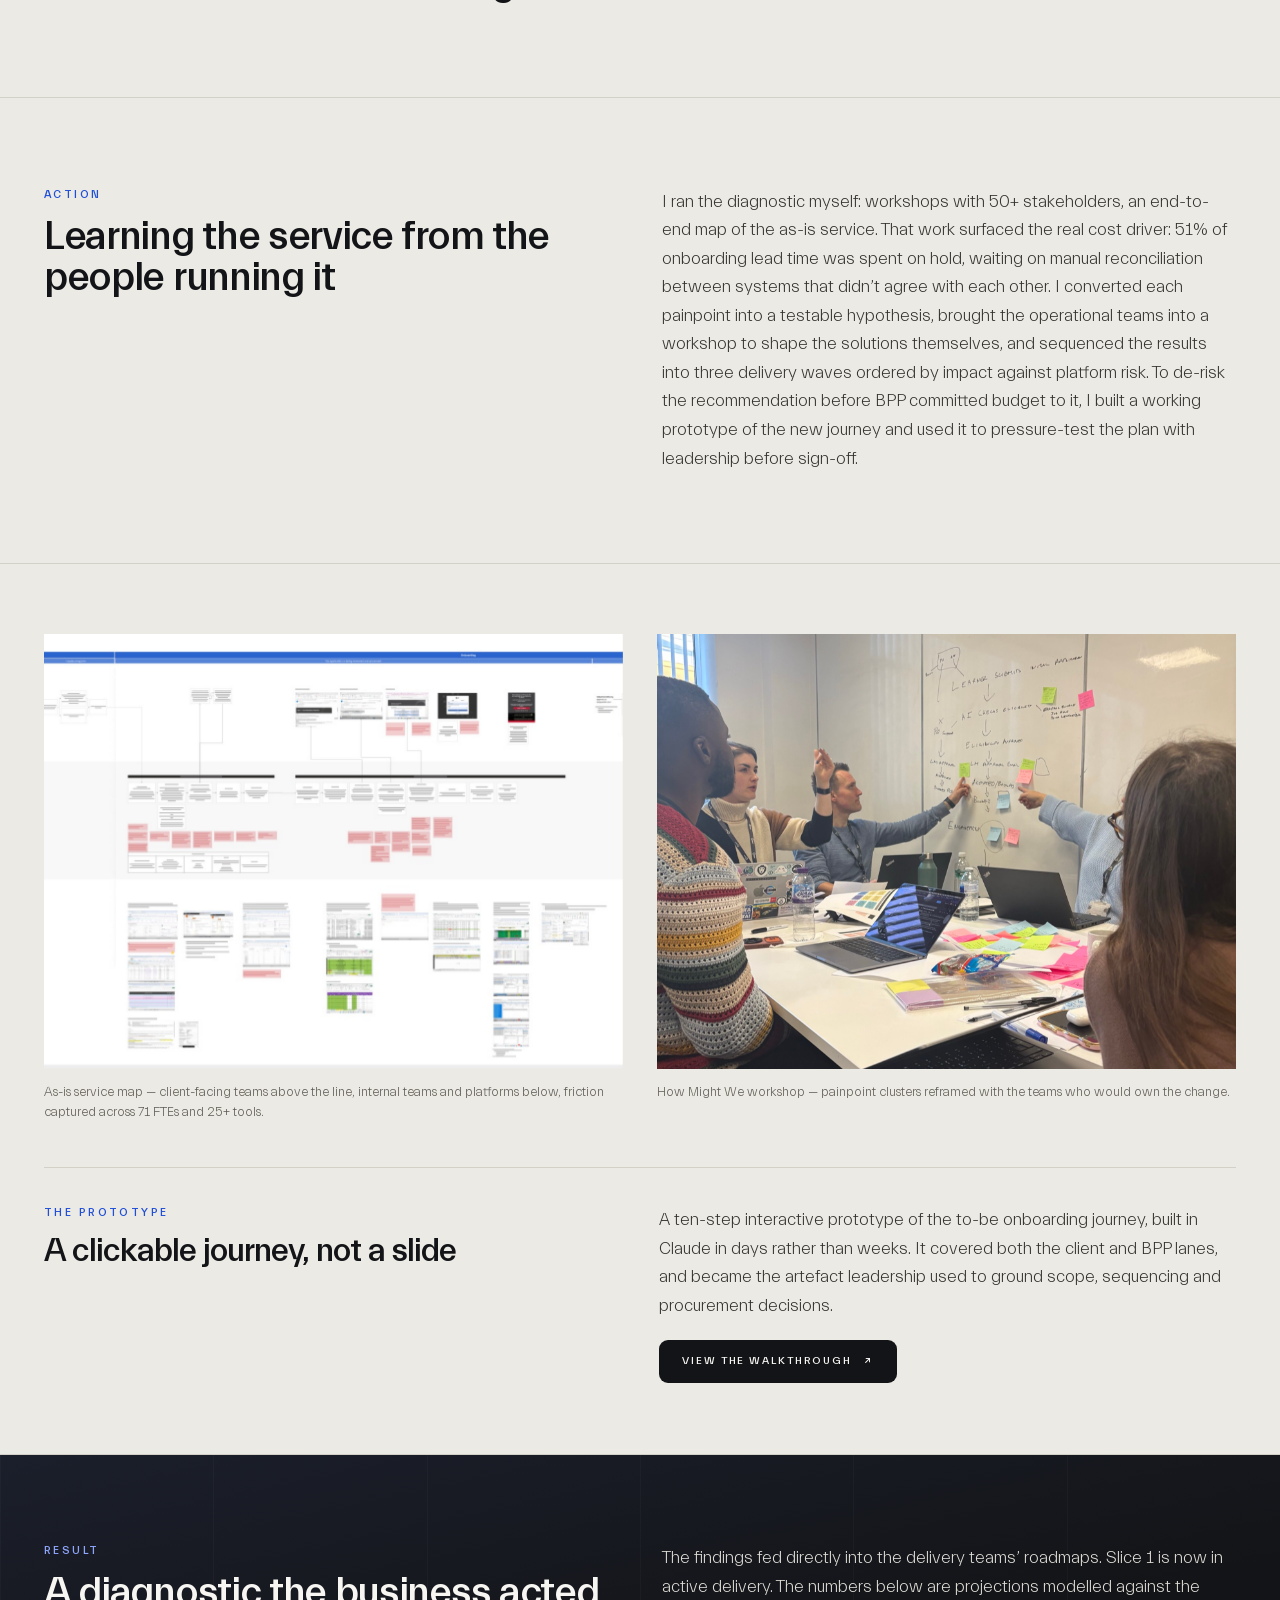
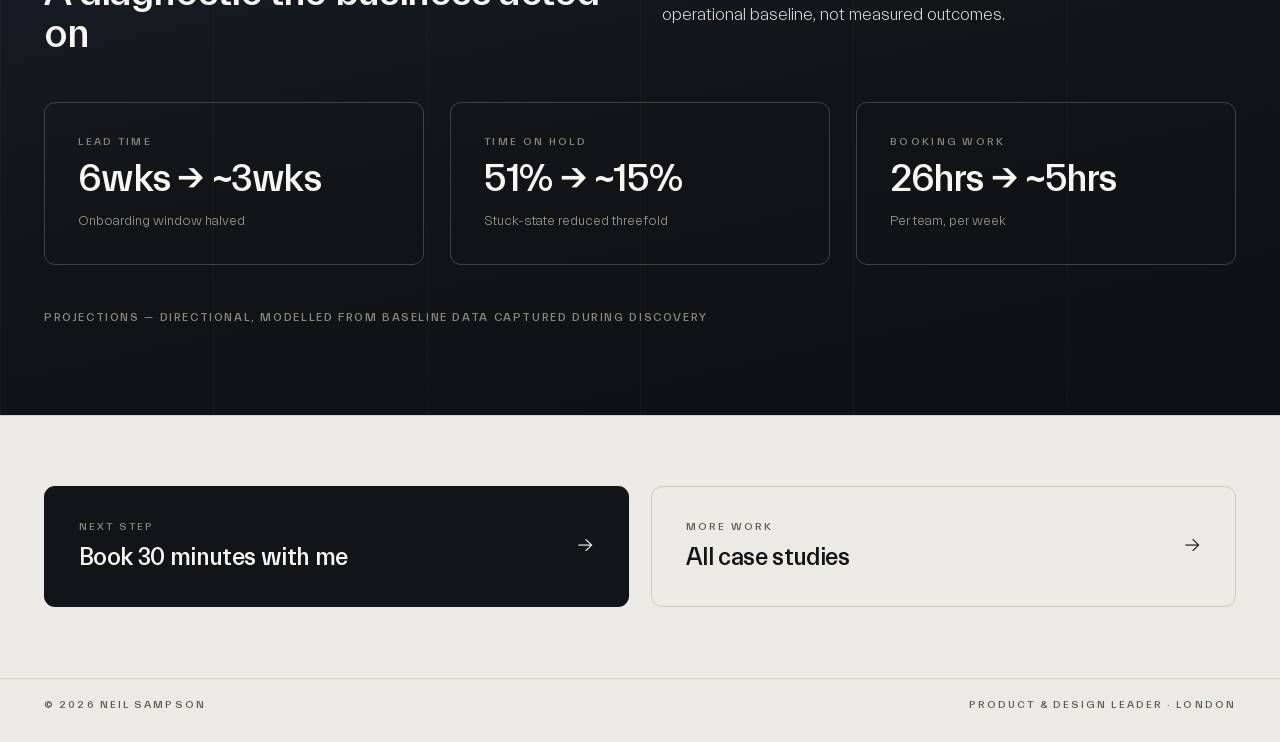
<file: case-bpp.html>
<!DOCTYPE html>
<html lang="en">
<head>
<meta charset="utf-8">
<!-- Google tag (gtag.js) -->
<script async src="https://www.googletagmanager.com/gtag/js?id=G-JVE686CDKP"></script>
<script>
  window.dataLayer = window.dataLayer || [];
  function gtag(){dataLayer.push(arguments);}
  gtag('js', new Date());

  gtag('config', 'G-JVE686CDKP');
</script>
<meta name="viewport" content="width=device-width, initial-scale=1">
<title>BPP &#8212; onboarding lead time cut from 6 weeks to 3</title>
<meta name="description" content="How BPP Education cut apprentice onboarding lead time from six weeks to three: a diagnostic, a phased delivery plan and a working prototype.">
<link rel="canonical" href="https://neil-sampson.com/case-bpp.html">

<meta property="og:type" content="article">
<meta property="og:site_name" content="Neil Sampson">
<meta property="og:locale" content="en_GB">
<meta property="og:title" content="BPP &#8212; onboarding lead time cut from 6 weeks to 3">
<meta property="og:description" content="Apprentice onboarding lead time cut from six weeks to three.">
<meta property="og:url" content="https://neil-sampson.com/case-bpp.html">
<meta name="twitter:card" content="summary_large_image">
<meta name="twitter:title" content="BPP &#8212; onboarding lead time cut from 6 weeks to 3">
<meta name="twitter:description" content="Apprentice onboarding lead time cut from six weeks to three.">
<meta property="og:image" content="https://neil-sampson.com/assets/share-card-partner.jpg">
<meta property="og:image:width" content="1200">
<meta property="og:image:height" content="630">
<meta property="og:image:alt" content="Neil Sampson, product and design partner to health &amp; fitness startups: turn early traction into customers who stay">
<meta name="twitter:image" content="https://neil-sampson.com/assets/share-card-partner.jpg">

<link rel="icon" type="image/png" sizes="32x32" href="assets/favicon-32.png">
<link rel="icon" type="image/png" sizes="16x16" href="assets/favicon-16.png">
<link rel="apple-touch-icon" sizes="180x180" href="assets/favicon-180.png">
<meta name="theme-color" content="#1f4fd8">

<link rel="preconnect" href="https://fonts.googleapis.com">
<link rel="preconnect" href="https://fonts.gstatic.com" crossorigin>
<link rel="stylesheet" href="https://fonts.googleapis.com/css2?family=Space+Grotesk:wght@300;400;500;600;700&display=swap">
<link rel="stylesheet" href="css/site.css">
</head>

<body>

<a class="skip" href="#top">Skip to content</a>

<div data-progress class="progress"></div>

<nav data-nav class="nav">
  <div class="nav__links" id="nav-menu">
    <div class="menu__list">
      <a class="nav__link" href="work.html">Work</a>
      <a class="nav__link" href="why-neil.html">Why Neil?</a>
      <a class="nav__link" href="index.html#contact">Contact</a>
    </div>
    <div class="menu__foot">
      <p>Product &amp; design partner to early stage startups<br>Health &#183; Fitness &#183; Wellbeing</p>
      <p class="menu__contact"><a href="mailto:hello@neil-sampson.com">hello@neil-sampson.com</a><br><a href="https://calendly.com/hello-neilsampson" target="_blank" rel="noopener">Book a Product Clarity Session&#8599;</a></p>
    </div>
  </div>
  <a class="nav__brand" href="index.html">Neil Sampson</a>
  <div class="nav__end">
    <a class="nav__cta" href="index.html#contact"><span>Contact</span><span data-arrow>&#8594;</span></a>
    <button class="nav__toggle" type="button" aria-expanded="false" aria-controls="nav-menu" aria-label="Menu" data-navtoggle><span></span><span></span></button>
  </div>
</nav>

<main>
  <article>

  <!-- ============================= Hero ============================= -->
  <section id="top" data-hero data-screen-label="Case hero" class="hero hero--inner hero--case">
    <div class="hero__glow hero__glow--inner"></div>
    <div class="lit__grid lit__grid--soft"></div>

    <div class="hero__inner">
      <span data-reveal="up" class="hero__eyebrow">Case study</span>
      <h1 class="hero__title" style="max-width: 24ch">
        <span class="mask-line"><span data-reveal="mask" data-delay="120" data-stagger="42">Cutting onboarding lead time</span></span>
        <span class="mask-line"><span data-reveal="mask" data-delay="250" data-stagger="42">from 6 weeks to 3.</span></span>
      </h1>

      <p data-reveal="up" data-delay="420" class="hero__summary">A diagnostic across 13,000 apprentices found 51% of lead time sitting on hold. A phased plan and a working prototype turned that into delivery.</p>

      <dl data-reveal="up" data-delay="500" class="hero__meta">
        <div>
          <dt>Engagement</dt>
          <dd>BPP Education &#8212; P&amp;T Academic Life</dd>
        </div>
      </dl>
    </div>
  </section>

  <!-- ========================== Situation =========================== -->
  <section data-screen-label="Situation" class="section">
    <div class="inner split">
      <div class="split__head">
        <span data-reveal="up" class="label">Situation</span>
        <h2 data-reveal="up" data-delay="80" class="case-h2">A 6-week cycle, and no shared view of the cost</h2>
      </div>
      <p data-reveal="up" data-delay="160" class="passage">BPP Education onboards apprentices across five client segments, each reaching the same outcome by a different route. Every team involved had built its own spreadsheet to work around gaps in the core process. Leadership suspected the cost was too high but had no shared view of where the time was actually going.</p>
    </div>
  </section>

  <!-- =========================== Baseline =========================== -->
  <section data-screen-label="Baseline" class="section section--ink" style="padding-block: clamp(40px, 5.5vw, 80px)">
    <div class="inner" style="display: flex; flex-direction: column; gap: clamp(24px, 3vw, 40px)">
      <span data-reveal="up" class="label label--ink">The baseline</span>

      <div class="figures">
        <div data-reveal="up" class="figure">
          <span class="figure__value">13k</span>
          <span class="figure__label">Apprentices onboarded each year</span>
        </div>
        <div data-reveal="up" data-delay="80" class="figure">
          <span class="figure__value">71</span>
          <span class="figure__label">Full-time staff involved in onboarding</span>
        </div>
        <div data-reveal="up" data-delay="160" class="figure">
          <span class="figure__value">14</span>
          <span class="figure__label">Temporary staff added at peak</span>
        </div>
        <div data-reveal="up" data-delay="240" class="figure">
          <span class="figure__value">6wks</span>
          <span class="figure__label">Allocated to onboard a single apprentice</span>
        </div>
      </div>
    </div>
  </section>

  <!-- ============================= Task ============================= -->
  <section data-screen-label="Task" class="section">
    <div class="inner split">
      <div class="split__head">
        <span data-reveal="up" class="label">Task</span>
        <h2 data-reveal="up" data-delay="80" class="case-h2">Build a shared view, then recommend what to change</h2>
      </div>
      <p data-reveal="up" data-delay="160" class="passage">BPP engaged me with the P&amp;T Academic Life team to run a focused diagnostic: build a shared view of how onboarding actually worked, and recommend a prioritised set of changes leadership could act on with confidence.</p>
    </div>
  </section>

  <!-- ============================ Action ============================ -->
  <section data-screen-label="Action" class="section">
    <div class="inner split">
      <div class="split__head">
        <span data-reveal="up" class="label">Action</span>
        <h2 data-reveal="up" data-delay="80" class="case-h2">Learning the service from the people running it</h2>
      </div>
      <p data-reveal="up" data-delay="160" class="passage">I ran the diagnostic myself: workshops with 50+ stakeholders, an end-to-end map of the as-is service. That work surfaced the real cost driver: 51% of onboarding lead time was spent on hold, waiting on manual reconciliation between systems that didn&#8217;t agree with each other. I converted each painpoint into a testable hypothesis, brought the operational teams into a workshop to shape the solutions themselves, and sequenced the results into three delivery waves ordered by impact against platform risk. To de-risk the recommendation before BPP committed budget to it, I built a working prototype of the new journey and used it to pressure-test the plan with leadership before sign-off.</p>
    </div>
  </section>

  <!-- ========================== Artefacts =========================== -->
  <section data-screen-label="Artefacts" class="section" style="padding-block: clamp(40px, 5.5vw, 80px)">
    <div class="inner gallery">
      <figure class="shot">
        <div data-imgreveal="up" class="shot__frame">
          <img src="assets/images/bpp-asis-map.jpg" alt="As-is service map of BPP apprenticeship onboarding, with friction notes clustered around hand-off points">
        </div>
        <figcaption>As-is service map &#8212; client-facing teams above the line, internal teams and platforms below, friction captured across 71 FTEs and 25+ tools.</figcaption>
      </figure>

      <figure class="shot">
        <div data-imgreveal="up" data-delay="100" class="shot__frame">
          <img src="assets/images/bpp-workshop.jpg" alt="Stakeholder ideation workshop with BPP staff voting against How Might We statements">
        </div>
        <figcaption>How Might We workshop &#8212; painpoint clusters reframed with the teams who would own the change.</figcaption>
      </figure>
    </div>

    <div class="proto">
      <div class="split__head">
        <span data-reveal="up" class="label">The prototype</span>
        <h3 data-reveal="up" data-delay="80" class="proto__title">A clickable journey, not a slide</h3>
      </div>
      <div class="proto__body">
        <p data-reveal="up" data-delay="160" class="passage" style="max-width: 58ch">A ten-step interactive prototype of the to-be onboarding journey, built in Claude in days rather than weeks. It covered both the client and BPP lanes, and became the artefact leadership used to ground scope, sequencing and procurement decisions.</p>
        <a class="cta cta--ink" href="prototype-bpp.html">
          <span>View the walkthrough</span>
          <span data-arrow>&#8599;</span>
        </a>
      </div>
    </div>
  </section>

  <!-- ============================ Result ============================ -->
  <section data-screen-label="Result" class="section lit" style="overflow: clip">
    <div class="lit__grid lit__grid--soft"></div>

    <div class="inner" style="position: relative; display: flex; flex-direction: column; gap: clamp(28px, 3.6vw, 52px)">
      <div class="split">
        <div class="split__head">
          <span data-reveal="up" class="label label--ink">Result</span>
          <h2 data-reveal="up" data-delay="80" class="case-h2">A diagnostic the business acted on</h2>
        </div>
        <p data-reveal="up" data-delay="160" class="passage passage--ink">The findings fed directly into the delivery teams&#8217; roadmaps. Slice 1 is now in active delivery. The numbers below are projections modelled against the operational baseline, not measured outcomes.</p>
      </div>

      <div class="outcomes">
        <div data-reveal="up" class="outcome">
          <span class="outcome__label">Lead time</span>
          <span class="outcome__value outcome__value--pair">6wks &#8594; ~3wks</span>
          <span class="outcome__note">Onboarding window halved</span>
        </div>
        <div data-reveal="up" data-delay="90" class="outcome">
          <span class="outcome__label">Time on hold</span>
          <span class="outcome__value outcome__value--pair">51% &#8594; ~15%</span>
          <span class="outcome__note">Stuck-state reduced threefold</span>
        </div>
        <div data-reveal="up" data-delay="180" class="outcome">
          <span class="outcome__label">Booking work</span>
          <span class="outcome__value outcome__value--pair">26hrs &#8594; ~5hrs</span>
          <span class="outcome__note">Per team, per week</span>
        </div>
      </div>

      <p data-reveal="up" class="source-line">Projections &#8212; directional, modelled from baseline data captured during discovery</p>
    </div>
  </section>

  </article>

  <!-- ============================= Next ============================= -->
  <section data-screen-label="Next" class="section" style="padding-block: clamp(40px, 5.5vw, 80px); border-bottom: 0">
    <div class="inner tiles tiles--chalk">
      <a class="tile tile--ink" href="https://calendly.com/hello-neilsampson" target="_blank" rel="noopener noreferrer">
        <span class="tile__text">
          <span class="tile__label">Next step</span>
          <span class="tile__value">Book 30 minutes with me</span>
        </span>
        <span data-arrow class="tile__arrow">&#8594;</span>
        <span class="visually-hidden"> (opens in a new tab)</span>
      </a>
      <a class="tile tile--outline" href="index.html#work">
        <span class="tile__text">
          <span class="tile__label">More work</span>
          <span class="tile__value">All case studies</span>
        </span>
        <span data-arrow class="tile__arrow">&#8594;</span>
      </a>
    </div>
  </section>

</main>

<footer class="site-footer">
  <div class="site-footer__inner">
    <span>&#169; 2026 Neil Sampson</span>
    <span>Product &amp; design leader &#183; London</span>
  </div>
</footer>

<script type="module" src="js/page.js"></script>

</body>
</html>
</file>
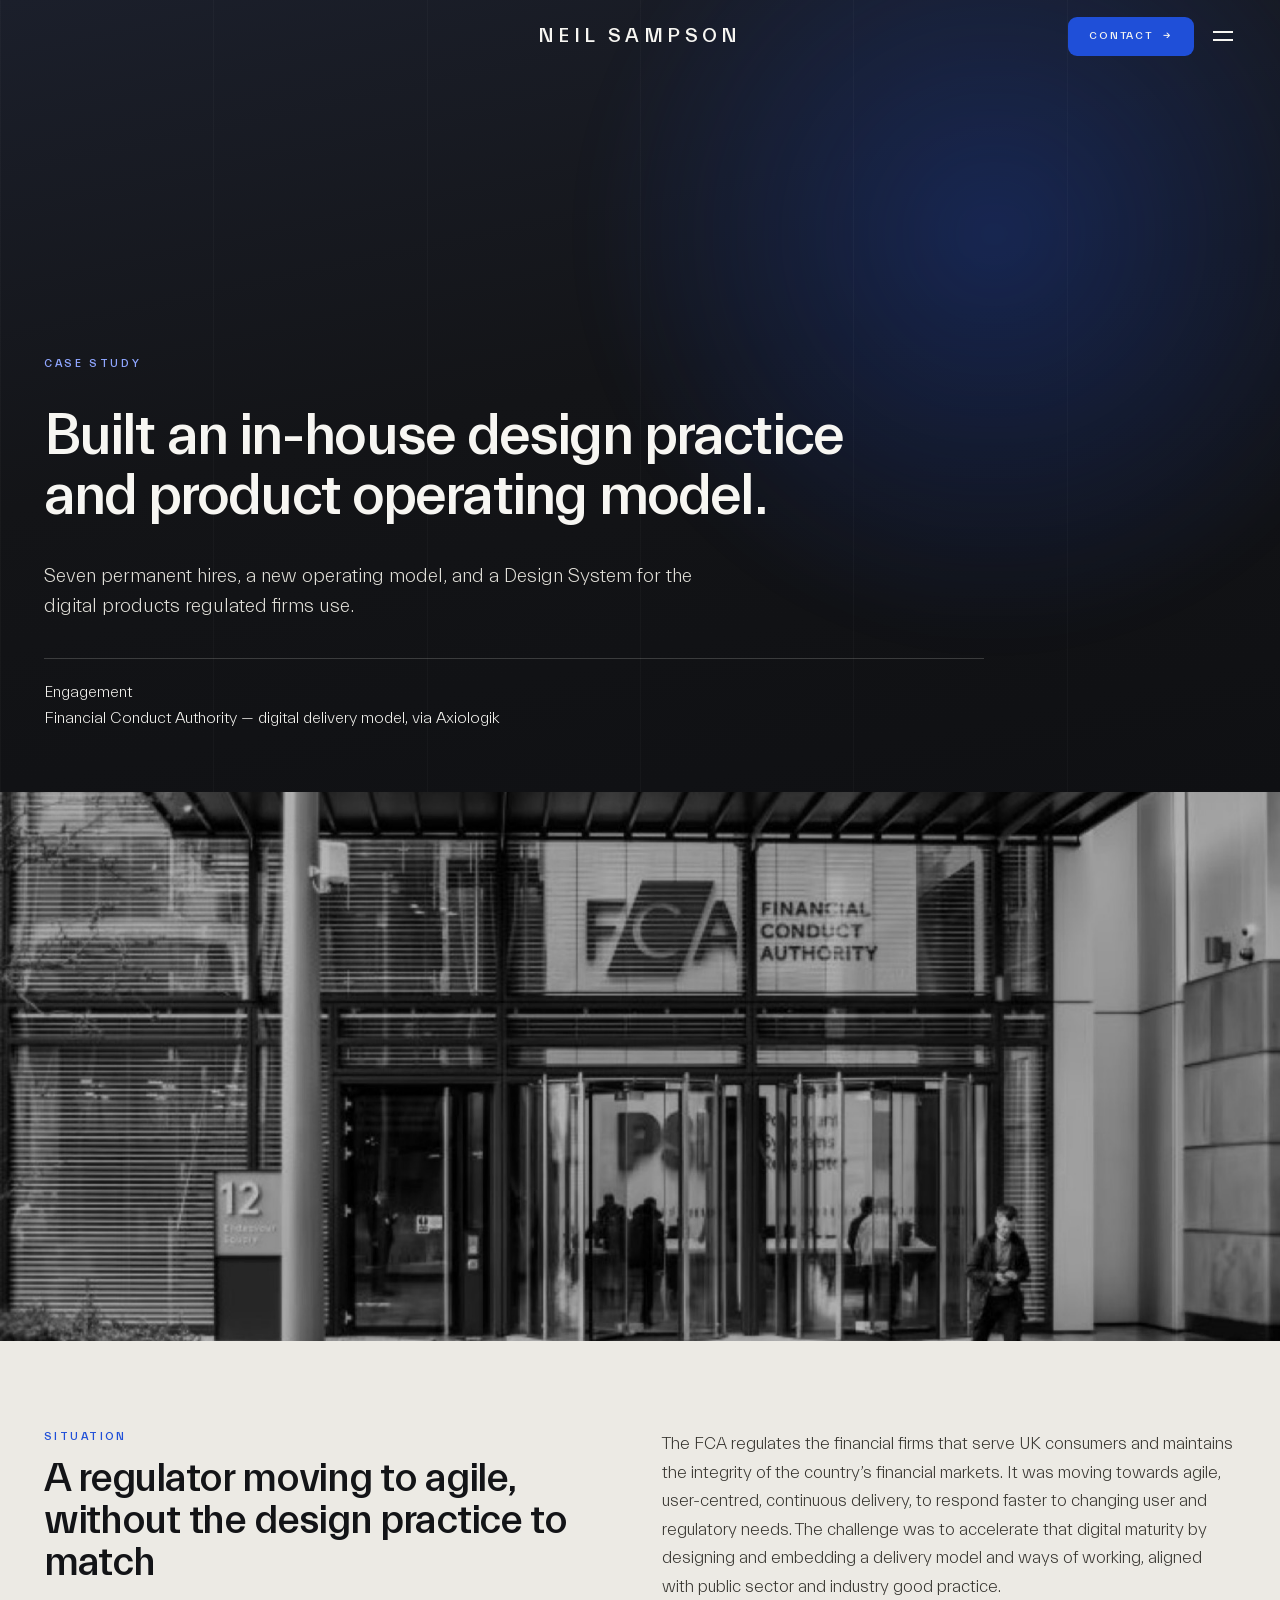
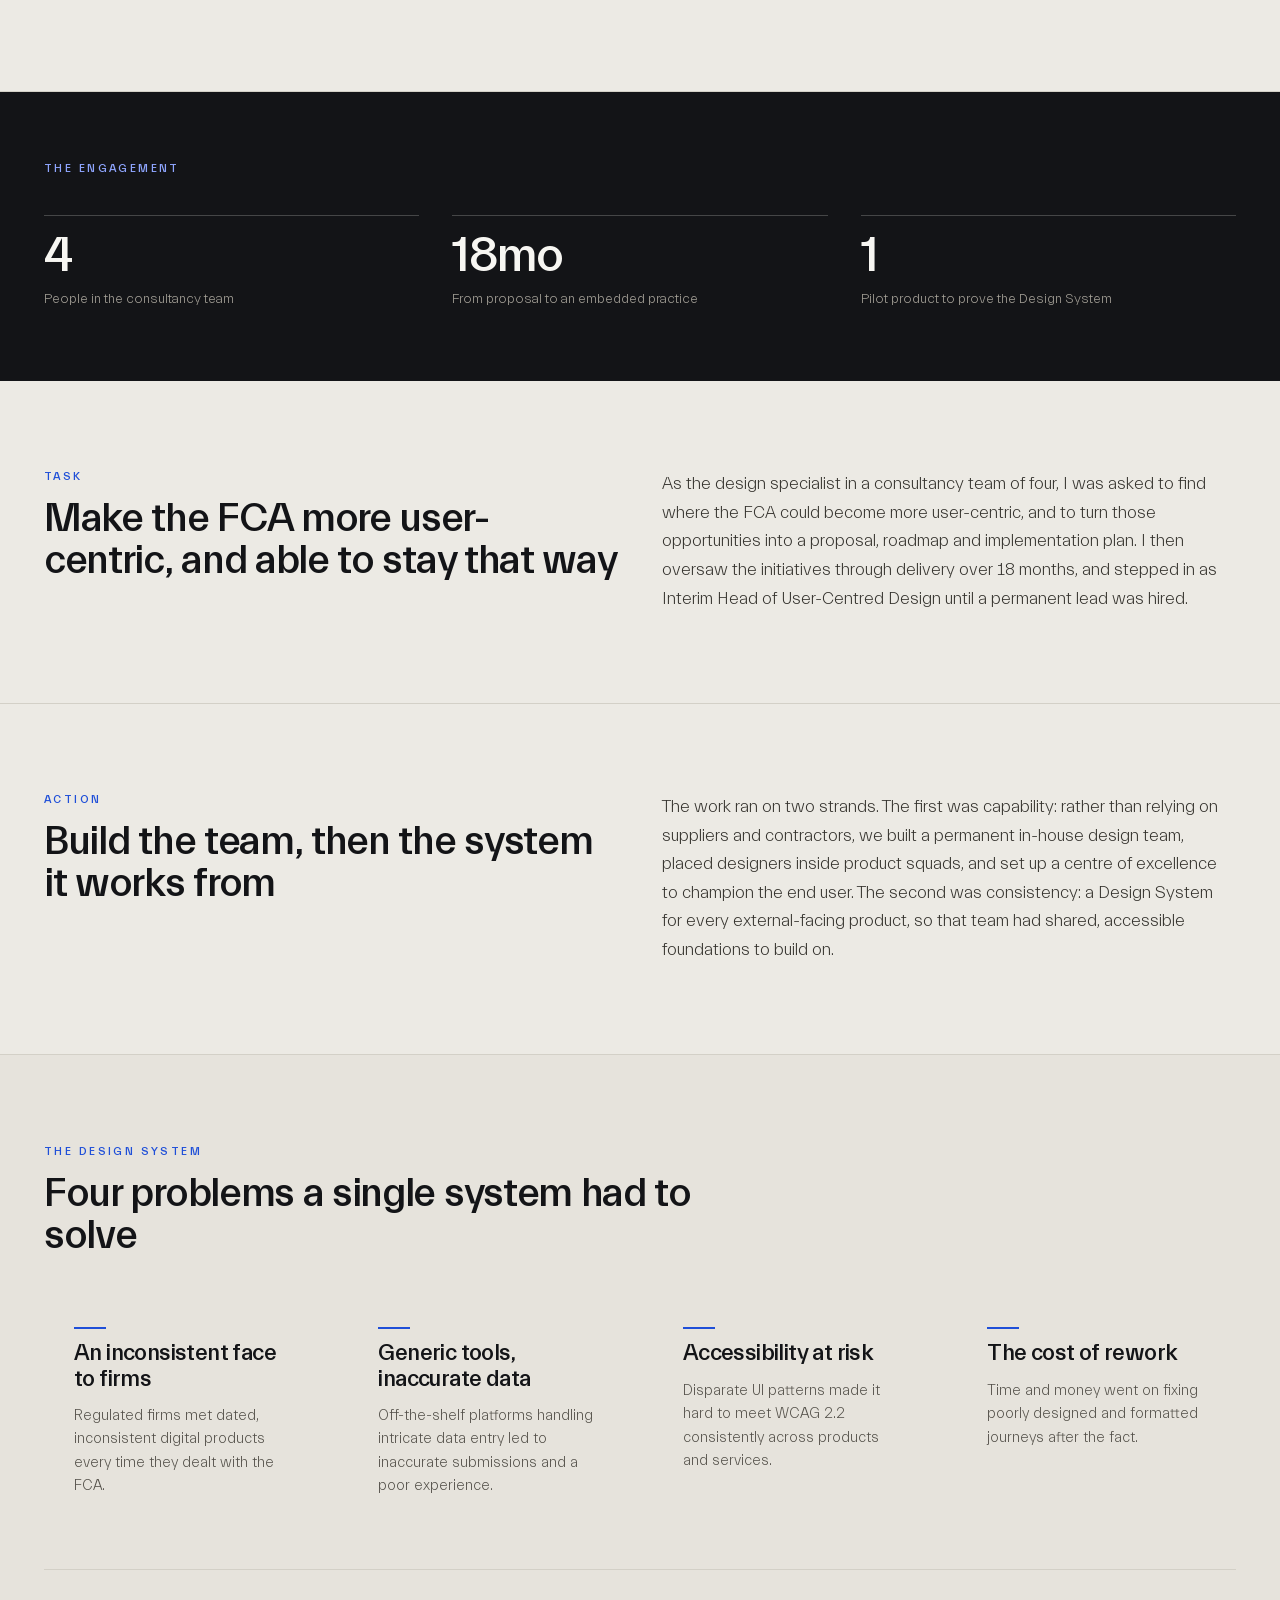
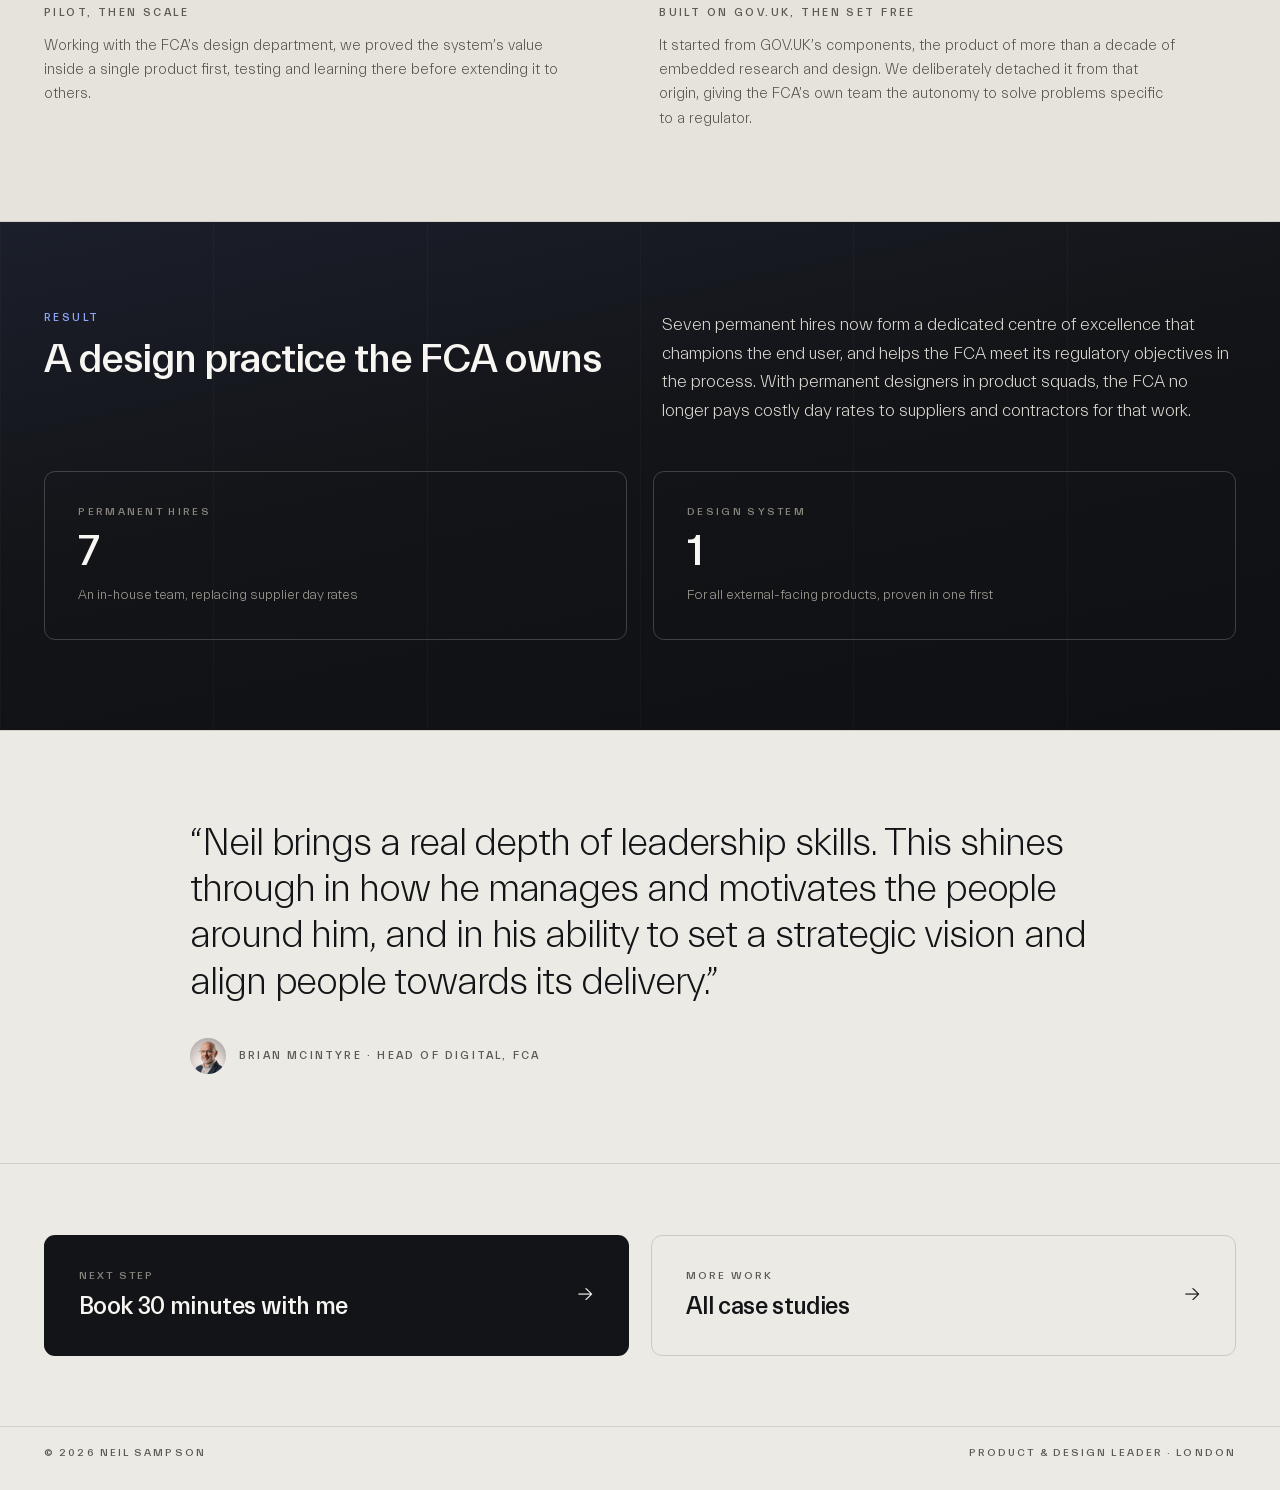
<file: case-fca.html>
<!DOCTYPE html>
<html lang="en">
<head>
<meta charset="utf-8">
<!-- Google tag (gtag.js) -->
<script async src="https://www.googletagmanager.com/gtag/js?id=G-JVE686CDKP"></script>
<script>
  window.dataLayer = window.dataLayer || [];
  function gtag(){dataLayer.push(arguments);}
  gtag('js', new Date());

  gtag('config', 'G-JVE686CDKP');
</script>
<meta name="viewport" content="width=device-width, initial-scale=1">
<title>FCA &#8212; building an in-house design practice</title>
<meta name="description" content="Building an in-house design practice and product operating model at the Financial Conduct Authority: seven permanent hires over an 18-month engagement.">
<link rel="canonical" href="https://neil-sampson.com/case-fca.html">

<meta property="og:type" content="article">
<meta property="og:site_name" content="Neil Sampson">
<meta property="og:locale" content="en_GB">
<meta property="og:title" content="FCA &#8212; building an in-house design practice">
<meta property="og:description" content="An in-house design practice and product operating model at the UK financial regulator.">
<meta property="og:url" content="https://neil-sampson.com/case-fca.html">
<meta name="twitter:card" content="summary_large_image">
<meta name="twitter:title" content="FCA &#8212; building an in-house design practice">
<meta name="twitter:description" content="An in-house design practice and product operating model at the UK financial regulator.">
<meta property="og:image" content="https://neil-sampson.com/assets/share-card-partner.jpg">
<meta property="og:image:width" content="1200">
<meta property="og:image:height" content="630">
<meta property="og:image:alt" content="Neil Sampson, product and design partner to health &amp; fitness startups: turn early traction into customers who stay">
<meta name="twitter:image" content="https://neil-sampson.com/assets/share-card-partner.jpg">

<link rel="icon" type="image/png" sizes="32x32" href="assets/favicon-32.png">
<link rel="icon" type="image/png" sizes="16x16" href="assets/favicon-16.png">
<link rel="apple-touch-icon" sizes="180x180" href="assets/favicon-180.png">
<meta name="theme-color" content="#1f4fd8">

<link rel="preconnect" href="https://fonts.googleapis.com">
<link rel="preconnect" href="https://fonts.gstatic.com" crossorigin>
<link rel="stylesheet" href="https://fonts.googleapis.com/css2?family=Space+Grotesk:wght@300;400;500;600;700&display=swap">
<link rel="stylesheet" href="css/site.css">
</head>

<body>

<a class="skip" href="#top">Skip to content</a>

<div data-progress class="progress"></div>

<nav data-nav class="nav">
  <div class="nav__links" id="nav-menu">
    <div class="menu__list">
      <a class="nav__link" href="work.html">Work</a>
      <a class="nav__link" href="why-neil.html">Why Neil?</a>
      <a class="nav__link" href="index.html#contact">Contact</a>
    </div>
    <div class="menu__foot">
      <p>Product &amp; design partner to early stage startups<br>Health &#183; Fitness &#183; Wellbeing</p>
      <p class="menu__contact"><a href="mailto:hello@neil-sampson.com">hello@neil-sampson.com</a><br><a href="https://calendly.com/hello-neilsampson" target="_blank" rel="noopener">Book a Product Clarity Session&#8599;</a></p>
    </div>
  </div>
  <a class="nav__brand" href="index.html">Neil Sampson</a>
  <div class="nav__end">
    <a class="nav__cta" href="index.html#contact"><span>Contact</span><span data-arrow>&#8594;</span></a>
    <button class="nav__toggle" type="button" aria-expanded="false" aria-controls="nav-menu" aria-label="Menu" data-navtoggle><span></span><span></span></button>
  </div>
</nav>

<main>
  <article>

  <!-- ============================= Hero ============================= -->
  <section id="top" data-hero data-screen-label="Case hero" class="hero hero--inner hero--case">
    <div class="hero__glow hero__glow--inner"></div>
    <div class="lit__grid lit__grid--soft"></div>

    <div class="hero__inner">
      <span data-reveal="up" class="hero__eyebrow">Case study</span>
      <h1 class="hero__title" style="max-width: 24ch">
        <span class="mask-line"><span data-reveal="mask" data-delay="120" data-stagger="42">Built an in-house design practice</span></span>
        <span class="mask-line"><span data-reveal="mask" data-delay="250" data-stagger="42">and product operating model.</span></span>
      </h1>
      <p data-reveal="up" data-delay="420" class="hero__summary">Seven permanent hires, a new operating model, and a Design System for the digital products regulated firms use.</p>

      <dl data-reveal="up" data-delay="500" class="hero__meta">
        <div>
          <dt>Engagement</dt>
          <dd>Financial Conduct Authority &#8212; digital delivery model, via Axiologik</dd>
        </div>
      </dl>
    </div>
  </section>

  <!-- ======================== Opening image ========================= -->
  <figure data-screen-label="Opening image" class="plate">
    <div data-imgreveal="up" class="plate__frame">
      <img src="assets/images/fca.jpg" alt="The Financial Conduct Authority's offices at 12 Endeavour Square, London">
    </div>
  </figure>

  <!-- ========================== Situation =========================== -->
  <section data-screen-label="Situation" class="section">
    <div class="inner split">
      <div class="split__head">
        <span data-reveal="up" class="label">Situation</span>
        <h2 data-reveal="up" data-delay="80" class="case-h2">A regulator moving to agile, without the design practice to match</h2>
      </div>
      <p data-reveal="up" data-delay="160" class="passage">The FCA regulates the financial firms that serve UK consumers and maintains the integrity of the country&#8217;s financial markets. It was moving towards agile, user-centred, continuous delivery, to respond faster to changing user and regulatory needs. The challenge was to accelerate that digital maturity by designing and embedding a delivery model and ways of working, aligned with public sector and industry good practice.</p>
    </div>
  </section>

  <!-- ========================= Engagement =========================== -->
  <section data-screen-label="Engagement" class="section section--ink" style="padding-block: clamp(40px, 5.5vw, 80px)">
    <div class="inner" style="display: flex; flex-direction: column; gap: clamp(24px, 3vw, 40px)">
      <span data-reveal="up" class="label label--ink">The engagement</span>

      <div class="figures">
        <div data-reveal="up" class="figure">
          <span class="figure__value">4</span>
          <span class="figure__label">People in the consultancy team</span>
        </div>
        <div data-reveal="up" data-delay="80" class="figure">
          <span class="figure__value">18mo</span>
          <span class="figure__label">From proposal to an embedded practice</span>
        </div>
        <div data-reveal="up" data-delay="160" class="figure">
          <span class="figure__value">1</span>
          <span class="figure__label">Pilot product to prove the Design System</span>
        </div>
      </div>
    </div>
  </section>

  <!-- ============================= Task ============================= -->
  <section data-screen-label="Task" class="section">
    <div class="inner split">
      <div class="split__head">
        <span data-reveal="up" class="label">Task</span>
        <h2 data-reveal="up" data-delay="80" class="case-h2">Make the FCA more user-centric, and able to stay that way</h2>
      </div>
      <p data-reveal="up" data-delay="160" class="passage">As the design specialist in a consultancy team of four, I was asked to find where the FCA could become more user-centric, and to turn those opportunities into a proposal, roadmap and implementation plan. I then oversaw the initiatives through delivery over 18 months, and stepped in as Interim Head of User-Centred Design until a permanent lead was hired.</p>
    </div>
  </section>

  <!-- ============================ Action ============================ -->
  <section data-screen-label="Action" class="section">
    <div class="inner split">
      <div class="split__head">
        <span data-reveal="up" class="label">Action</span>
        <h2 data-reveal="up" data-delay="80" class="case-h2">Build the team, then the system it works from</h2>
      </div>
      <p data-reveal="up" data-delay="160" class="passage">The work ran on two strands. The first was capability: rather than relying on suppliers and contractors, we built a permanent in-house design team, placed designers inside product squads, and set up a centre of excellence to champion the end user. The second was consistency: a Design System for every external-facing product, so that team had shared, accessible foundations to build on.</p>
    </div>
  </section>

  <!-- ======================== Design System ========================= -->
  <section data-screen-label="Design System" class="section section--warm">
    <div class="inner" style="display: flex; flex-direction: column; gap: clamp(26px, 3.2vw, 46px)">
      <div class="split__head">
        <span data-reveal="up" class="label">The Design System</span>
        <h2 data-reveal="up" data-delay="80" class="case-h2" style="max-width: 26ch">Four problems a single system had to solve</h2>
      </div>

      <div class="cards">
        <div data-reveal="up" class="card">
          <span class="rule rule--card"></span>
          <h3 class="card__title">An inconsistent face to firms</h3>
          <p class="card__body">Regulated firms met dated, inconsistent digital products every time they dealt with the FCA.</p>
        </div>
        <div data-reveal="up" data-delay="70" class="card">
          <span class="rule rule--card"></span>
          <h3 class="card__title">Generic tools, inaccurate data</h3>
          <p class="card__body">Off-the-shelf platforms handling intricate data entry led to inaccurate submissions and a poor experience.</p>
        </div>
        <div data-reveal="up" data-delay="140" class="card">
          <span class="rule rule--card"></span>
          <h3 class="card__title">Accessibility at risk</h3>
          <p class="card__body">Disparate UI patterns made it hard to meet WCAG 2.2 consistently across products and services.</p>
        </div>
        <div data-reveal="up" data-delay="210" class="card">
          <span class="rule rule--card"></span>
          <h3 class="card__title">The cost of rework</h3>
          <p class="card__body">Time and money went on fixing poorly designed and formatted journeys after the fact.</p>
        </div>
      </div>

      <div class="tradeoffs">
        <div class="tradeoffs__col">
          <span data-reveal="up" class="tradeoffs__label">Pilot, then scale</span>
          <p data-reveal="up" data-delay="80" class="card__body" style="max-width: 52ch; line-height: 1.68">Working with the FCA&#8217;s design department, we proved the system&#8217;s value inside a single product first, testing and learning there before extending it to others.</p>
        </div>
        <div class="tradeoffs__col">
          <span data-reveal="up" class="tradeoffs__label">Built on GOV.UK, then set free</span>
          <p data-reveal="up" data-delay="80" class="card__body" style="max-width: 52ch; line-height: 1.68">It started from GOV.UK&#8217;s components, the product of more than a decade of embedded research and design. We deliberately detached it from that origin, giving the FCA&#8217;s own team the autonomy to solve problems specific to a regulator.</p>
        </div>
      </div>
    </div>
  </section>

  <!-- ============================ Result ============================ -->
  <section data-screen-label="Result" class="section lit" style="overflow: clip">
    <div class="lit__grid lit__grid--soft"></div>

    <div class="inner" style="position: relative; display: flex; flex-direction: column; gap: clamp(28px, 3.6vw, 52px)">
      <div class="split">
        <div class="split__head">
          <span data-reveal="up" class="label label--ink">Result</span>
          <h2 data-reveal="up" data-delay="80" class="case-h2">A design practice the FCA owns</h2>
        </div>
        <p data-reveal="up" data-delay="160" class="passage passage--ink">Seven permanent hires now form a dedicated centre of excellence that champions the end user, and helps the FCA meet its regulatory objectives in the process. With permanent designers in product squads, the FCA no longer pays costly day rates to suppliers and contractors for that work.</p>
      </div>

      <div class="outcomes">
        <div data-reveal="up" class="outcome">
          <span class="outcome__label">Permanent hires</span>
          <span class="outcome__value">7</span>
          <span class="outcome__note">An in-house team, replacing supplier day rates</span>
        </div>
        <div data-reveal="up" data-delay="90" class="outcome">
          <span class="outcome__label">Design System</span>
          <span class="outcome__value">1</span>
          <span class="outcome__note">For all external-facing products, proven in one first</span>
        </div>
      </div>
    </div>
  </section>

  <!-- ============================ Quote ============================= -->
  <section data-screen-label="Quote" class="section" style="padding-block: clamp(52px, 7vw, 110px)">
    <div class="quote-lead">
      <blockquote data-reveal="up">&#8220;Neil brings a real depth of leadership skills. This shines through in how he manages and motivates the people around him, and in his ability to set a strategic vision and align people towards its delivery.&#8221;</blockquote>
      <div data-reveal="up" data-delay="100" class="quote-lead__attr">
        <img src="assets/images/brian.png" alt="">
        <span>Brian McIntyre &#183; Head of Digital, FCA</span>
      </div>
    </div>
  </section>

  </article>

  <!-- ============================= Next ============================= -->
  <section data-screen-label="Next" class="section" style="padding-block: clamp(40px, 5.5vw, 80px); border-bottom: 0">
    <div class="inner tiles tiles--chalk">
      <a class="tile tile--ink" href="https://calendly.com/hello-neilsampson" target="_blank" rel="noopener noreferrer">
        <span class="tile__text">
          <span class="tile__label">Next step</span>
          <span class="tile__value">Book 30 minutes with me</span>
        </span>
        <span data-arrow class="tile__arrow">&#8594;</span>
        <span class="visually-hidden"> (opens in a new tab)</span>
      </a>
      <a class="tile tile--outline" href="index.html#work">
        <span class="tile__text">
          <span class="tile__label">More work</span>
          <span class="tile__value">All case studies</span>
        </span>
        <span data-arrow class="tile__arrow">&#8594;</span>
      </a>
    </div>
  </section>

</main>

<footer class="site-footer">
  <div class="site-footer__inner">
    <span>&#169; 2026 Neil Sampson</span>
    <span>Product &amp; design leader &#183; London</span>
  </div>
</footer>

<script type="module" src="js/page.js"></script>

</body>
</html>
</file>
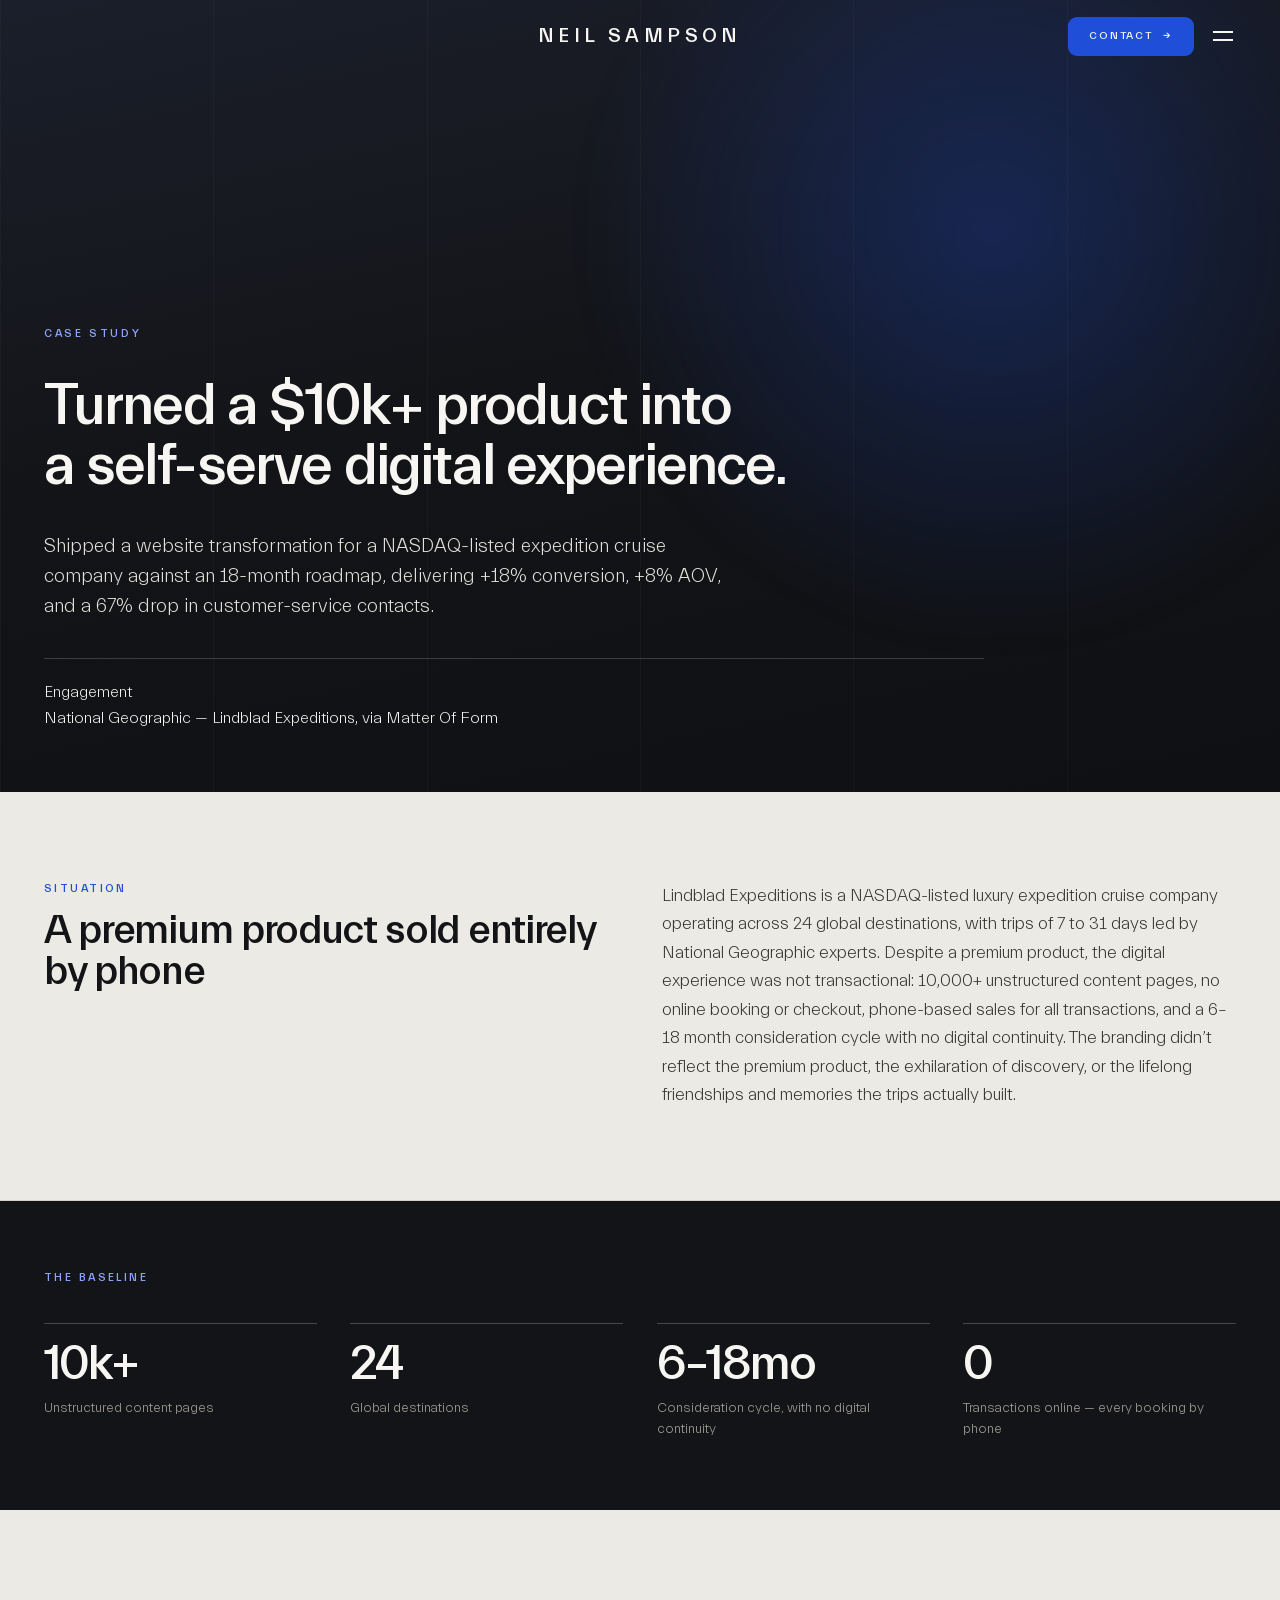
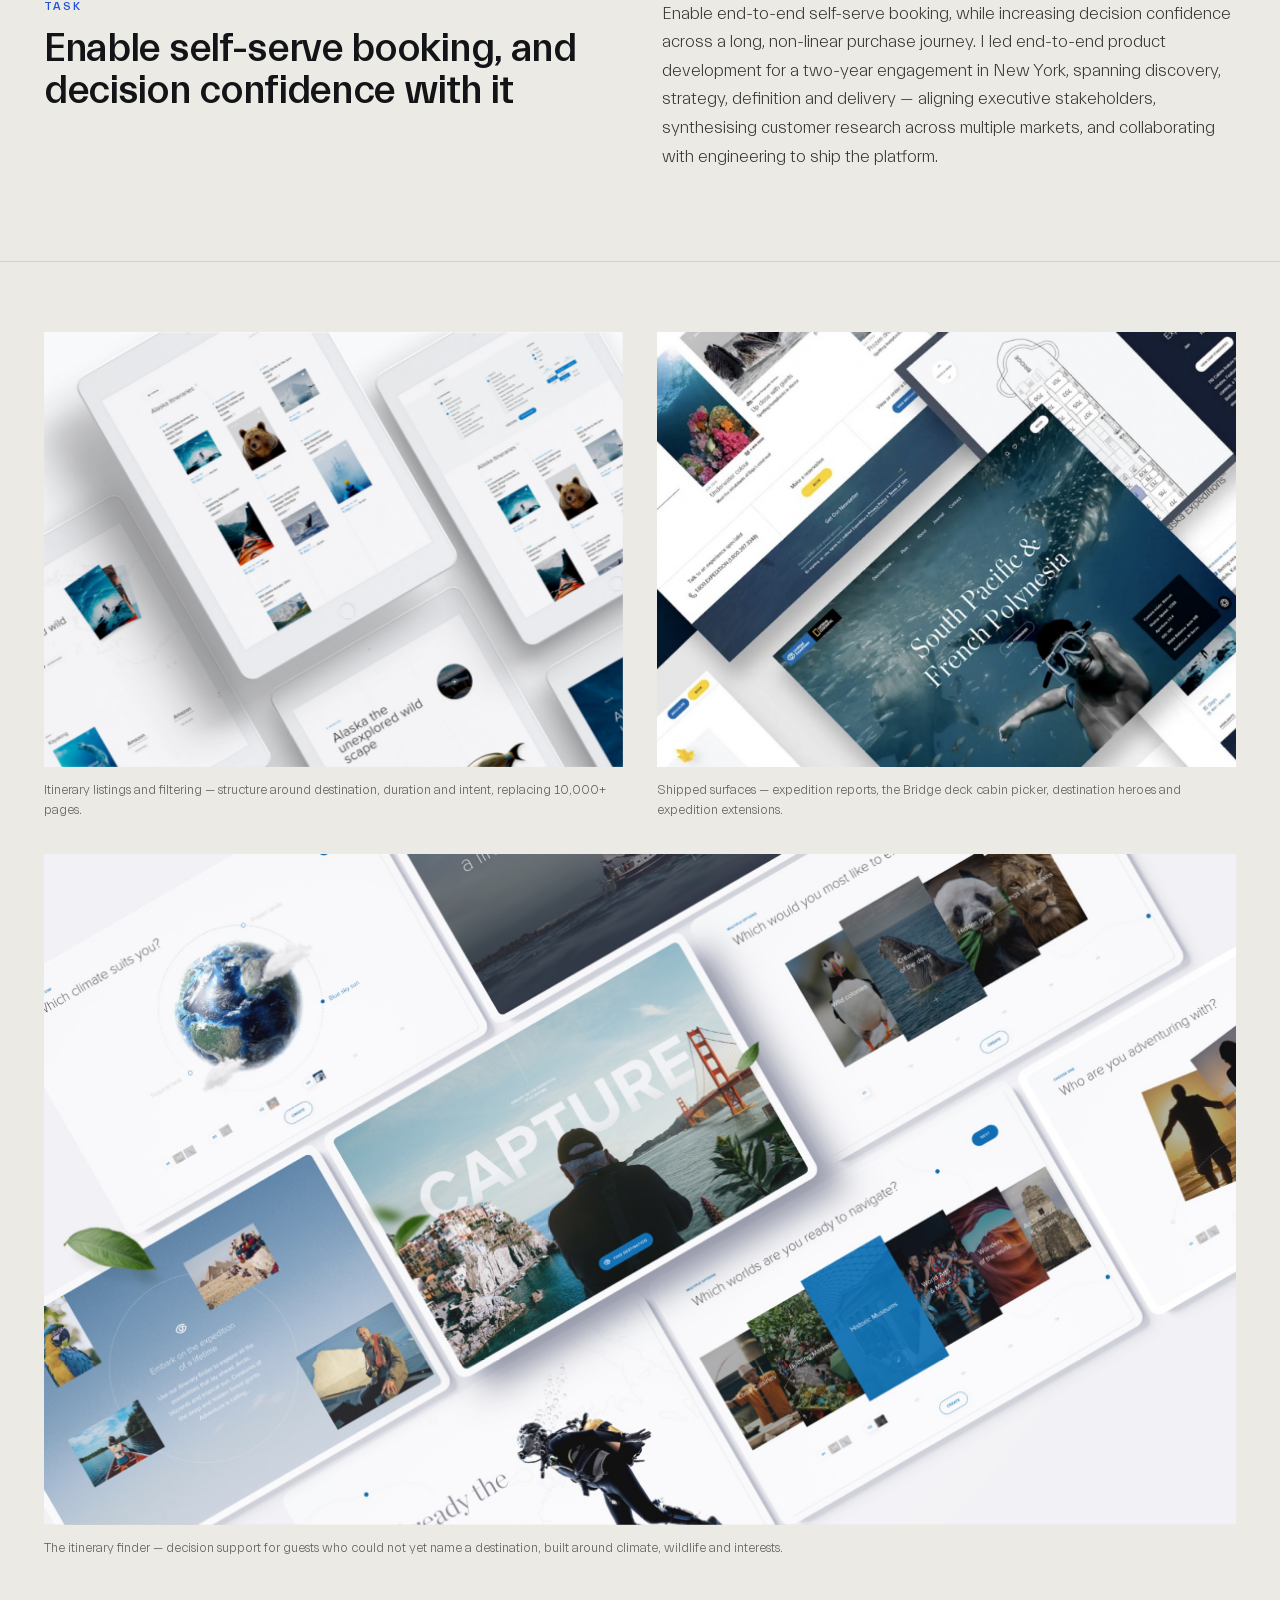
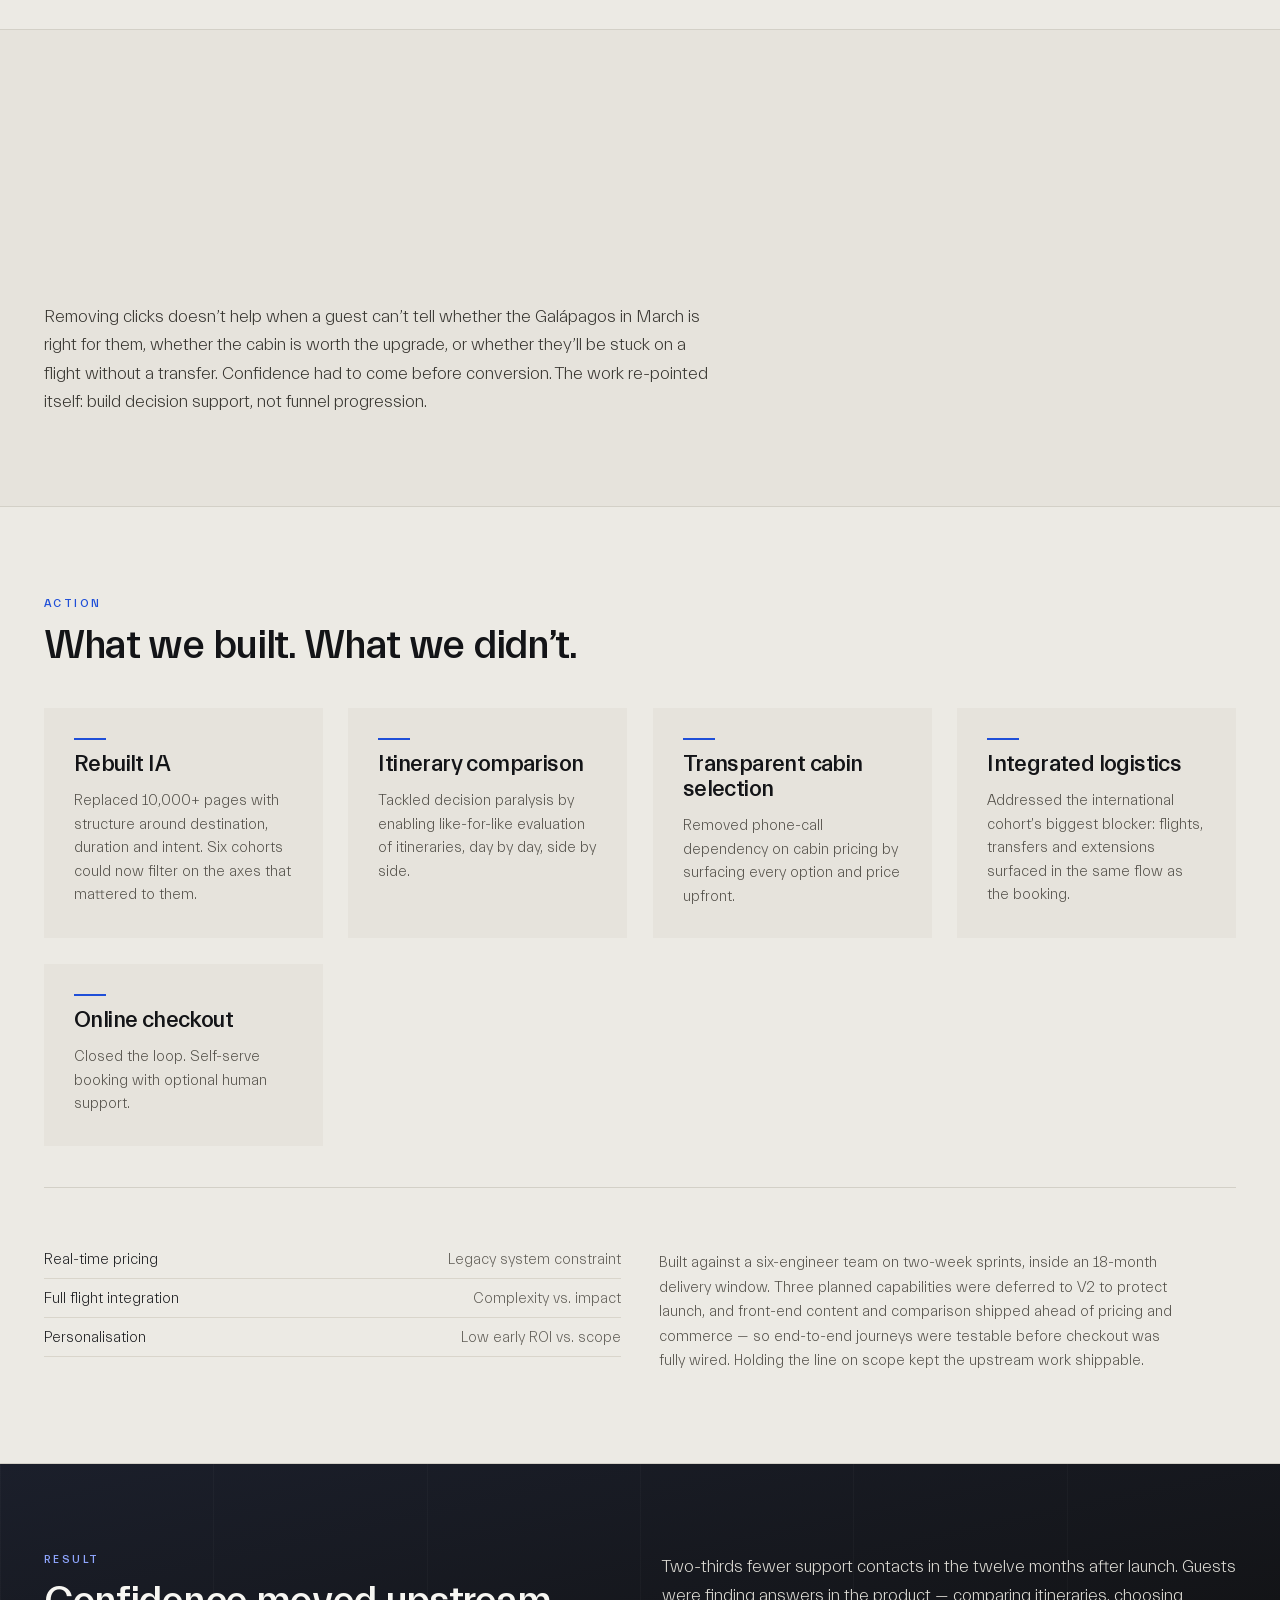
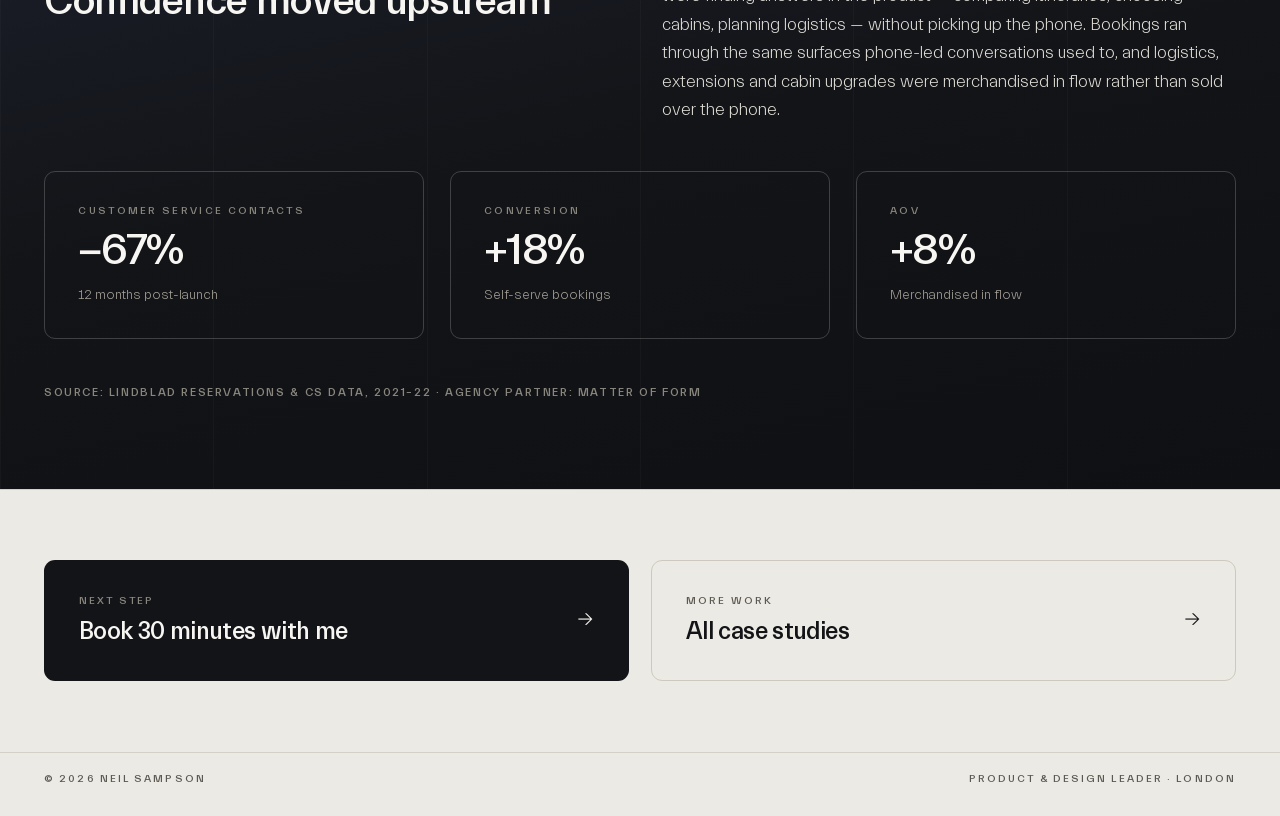
<file: case-lindblad.html>
<!DOCTYPE html>
<html lang="en">
<head>
<meta charset="utf-8">
<!-- Google tag (gtag.js) -->
<script async src="https://www.googletagmanager.com/gtag/js?id=G-JVE686CDKP"></script>
<script>
  window.dataLayer = window.dataLayer || [];
  function gtag(){dataLayer.push(arguments);}
  gtag('js', new Date());

  gtag('config', 'G-JVE686CDKP');
</script>
<meta name="viewport" content="width=device-width, initial-scale=1">
<title>Lindblad &#8212; a $10k+ product made self-serve</title>
<meta name="description" content="Turning a $10k+ expedition cruise booking into a self-serve digital experience: +18% conversion, &#8722;67% customer-service contacts, +8% average order value.">
<link rel="canonical" href="https://neil-sampson.com/case-lindblad.html">

<meta property="og:type" content="article">
<meta property="og:site_name" content="Neil Sampson">
<meta property="og:locale" content="en_GB">
<meta property="og:title" content="Lindblad &#8212; a $10k+ product made self-serve">
<meta property="og:description" content="A $10k+ expedition cruise booking turned into a self-serve digital experience.">
<meta property="og:url" content="https://neil-sampson.com/case-lindblad.html">
<meta name="twitter:card" content="summary_large_image">
<meta name="twitter:title" content="Lindblad &#8212; a $10k+ product made self-serve">
<meta name="twitter:description" content="A $10k+ expedition cruise booking turned into a self-serve digital experience.">
<meta property="og:image" content="https://neil-sampson.com/assets/share-card-partner.jpg">
<meta property="og:image:width" content="1200">
<meta property="og:image:height" content="630">
<meta property="og:image:alt" content="Neil Sampson, product and design partner to health &amp; fitness startups: turn early traction into customers who stay">
<meta name="twitter:image" content="https://neil-sampson.com/assets/share-card-partner.jpg">

<link rel="icon" type="image/png" sizes="32x32" href="assets/favicon-32.png">
<link rel="icon" type="image/png" sizes="16x16" href="assets/favicon-16.png">
<link rel="apple-touch-icon" sizes="180x180" href="assets/favicon-180.png">
<meta name="theme-color" content="#1f4fd8">

<link rel="preconnect" href="https://fonts.googleapis.com">
<link rel="preconnect" href="https://fonts.gstatic.com" crossorigin>
<link rel="stylesheet" href="https://fonts.googleapis.com/css2?family=Space+Grotesk:wght@300;400;500;600;700&display=swap">
<link rel="stylesheet" href="css/site.css">
</head>

<body>

<a class="skip" href="#top">Skip to content</a>

<div data-progress class="progress"></div>

<nav data-nav class="nav">
  <div class="nav__links" id="nav-menu">
    <div class="menu__list">
      <a class="nav__link" href="work.html">Work</a>
      <a class="nav__link" href="why-neil.html">Why Neil?</a>
      <a class="nav__link" href="index.html#contact">Contact</a>
    </div>
    <div class="menu__foot">
      <p>Product &amp; design partner to early stage startups<br>Health &#183; Fitness &#183; Wellbeing</p>
      <p class="menu__contact"><a href="mailto:hello@neil-sampson.com">hello@neil-sampson.com</a><br><a href="https://calendly.com/hello-neilsampson" target="_blank" rel="noopener">Book a Product Clarity Session&#8599;</a></p>
    </div>
  </div>
  <a class="nav__brand" href="index.html">Neil Sampson</a>
  <div class="nav__end">
    <a class="nav__cta" href="index.html#contact"><span>Contact</span><span data-arrow>&#8594;</span></a>
    <button class="nav__toggle" type="button" aria-expanded="false" aria-controls="nav-menu" aria-label="Menu" data-navtoggle><span></span><span></span></button>
  </div>
</nav>

<main>

  <!-- ============================= Hero ============================= -->
  <article>
  <section id="top" data-hero data-screen-label="Case hero" class="hero hero--inner hero--case">
    <div class="hero__glow hero__glow--inner"></div>
    <div class="lit__grid lit__grid--soft"></div>

    <div class="hero__inner">
      <span data-reveal="up" class="hero__eyebrow">Case study</span>
      <h1 class="hero__title" style="max-width: 24ch">
        <span class="mask-line"><span data-reveal="mask" data-delay="120" data-stagger="42">Turned a $10k+ product into</span></span>
        <span class="mask-line"><span data-reveal="mask" data-delay="250" data-stagger="42">a self-serve digital experience.</span></span>
      </h1>
      <p data-reveal="up" data-delay="420" class="hero__summary">Shipped a website transformation for a NASDAQ-listed expedition cruise company against an 18-month roadmap, delivering +18% conversion, +8% AOV, and a 67% drop in customer-service contacts.</p>

      <dl data-reveal="up" data-delay="500" class="hero__meta">
        <div>
          <dt>Engagement</dt>
          <dd>National Geographic &#8212; Lindblad Expeditions, via Matter Of Form</dd>
        </div>
      </dl>
    </div>
  </section>

  <!-- ========================== Situation =========================== -->
  <section data-screen-label="Situation" class="section">
    <div class="inner split">
      <div class="split__head">
        <span data-reveal="up" class="label">Situation</span>
        <h2 data-reveal="up" data-delay="80" class="case-h2">A premium product sold entirely by phone</h2>
      </div>
      <p data-reveal="up" data-delay="160" class="passage">Lindblad Expeditions is a NASDAQ-listed luxury expedition cruise company operating across 24 global destinations, with trips of 7 to 31 days led by National Geographic experts. Despite a premium product, the digital experience was not transactional: 10,000+ unstructured content pages, no online booking or checkout, phone-based sales for all transactions, and a 6&#8211;18 month consideration cycle with no digital continuity. The branding didn&#8217;t reflect the premium product, the exhilaration of discovery, or the lifelong friendships and memories the trips actually built.</p>
    </div>
  </section>

  <!-- =========================== Baseline =========================== -->
  <section data-screen-label="Baseline" class="section section--ink" style="padding-block: clamp(40px, 5.5vw, 80px)">
    <div class="inner" style="display: flex; flex-direction: column; gap: clamp(24px, 3vw, 40px)">
      <span data-reveal="up" class="label label--ink">The baseline</span>

      <div class="figures">
        <div data-reveal="up" class="figure">
          <span class="figure__value">10k+</span>
          <span class="figure__label">Unstructured content pages</span>
        </div>
        <div data-reveal="up" data-delay="80" class="figure">
          <span class="figure__value">24</span>
          <span class="figure__label">Global destinations</span>
        </div>
        <div data-reveal="up" data-delay="160" class="figure">
          <span class="figure__value">6&#8211;18mo</span>
          <span class="figure__label">Consideration cycle, with no digital continuity</span>
        </div>
        <div data-reveal="up" data-delay="240" class="figure">
          <span class="figure__value">0</span>
          <span class="figure__label">Transactions online &#8212; every booking by phone</span>
        </div>
      </div>
    </div>
  </section>

  <!-- ============================= Task ============================= -->
  <section data-screen-label="Task" class="section">
    <div class="inner split">
      <div class="split__head">
        <span data-reveal="up" class="label">Task</span>
        <h2 data-reveal="up" data-delay="80" class="case-h2">Enable self-serve booking, and decision confidence with it</h2>
      </div>
      <p data-reveal="up" data-delay="160" class="passage">Enable end-to-end self-serve booking, while increasing decision confidence across a long, non-linear purchase journey. I led end-to-end product development for a two-year engagement in New York, spanning discovery, strategy, definition and delivery &#8212; aligning executive stakeholders, synthesising customer research across multiple markets, and collaborating with engineering to ship the platform.</p>
    </div>
  </section>

  <!-- ========================== Artefacts =========================== -->
  <section data-screen-label="Artefacts" class="section" style="padding-block: clamp(40px, 5.5vw, 80px)">
    <div class="inner gallery">
      <figure class="shot">
        <div data-imgreveal="up" class="shot__frame">
          <img src="assets/images/lindblad-itineraries.png" alt="Alaska itinerary listings with filters, shown across tablet screens">
        </div>
        <figcaption>Itinerary listings and filtering &#8212; structure around destination, duration and intent, replacing 10,000+ pages.</figcaption>
      </figure>

      <figure class="shot">
        <div data-imgreveal="up" data-delay="100" class="shot__frame">
          <img src="assets/images/lindblad-surfaces.png" alt="Shipped surfaces: expedition reports, cabin deck plans, destination heroes and extensions">
        </div>
        <figcaption>Shipped surfaces &#8212; expedition reports, the Bridge deck cabin picker, destination heroes and expedition extensions.</figcaption>
      </figure>
    </div>

    <figure class="shot shot--full">
      <div data-imgreveal="up" data-delay="200" class="shot__frame shot__frame--wide">
        <img src="assets/images/lindblad-finder.png" alt="The itinerary finder: climate, wildlife and interest questions building a recommendation">
      </div>
      <figcaption>The itinerary finder &#8212; decision support for guests who could not yet name a destination, built around climate, wildlife and interests.</figcaption>
    </figure>
  </section>

  <!-- =========================== Reframe ============================ -->
  <section data-screen-label="Reframe" class="section section--warm">
    <div class="inner reframe">
      <span data-reveal="up" class="label">The reframe that changed the brief</span>
      <h2 data-reveal="up" data-delay="80" class="reframe__title">The core problem wasn&#8217;t friction. It was uncertainty.</h2>
      <p data-reveal="up" data-delay="180" class="passage">Removing clicks doesn&#8217;t help when a guest can&#8217;t tell whether the Gal&#225;pagos in March is right for them, whether the cabin is worth the upgrade, or whether they&#8217;ll be stuck on a flight without a transfer. Confidence had to come before conversion. The work re-pointed itself: build decision support, not funnel progression.</p>
    </div>
  </section>

  <!-- ============================ Action ============================ -->
  <section data-screen-label="Action" class="section">
    <div class="inner" style="display: flex; flex-direction: column; gap: clamp(26px, 3.2vw, 46px)">
      <div class="split__head">
        <span data-reveal="up" class="label">Action</span>
        <h2 data-reveal="up" data-delay="80" class="case-h2">What we built. What we didn&#8217;t.</h2>
      </div>

      <div class="cards">
        <div data-reveal="up" class="card">
          <span class="rule rule--card"></span>
          <h3 class="card__title">Rebuilt IA</h3>
          <p class="card__body">Replaced 10,000+ pages with structure around destination, duration and intent. Six cohorts could now filter on the axes that mattered to them.</p>
        </div>
        <div data-reveal="up" data-delay="70" class="card">
          <span class="rule rule--card"></span>
          <h3 class="card__title">Itinerary comparison</h3>
          <p class="card__body">Tackled decision paralysis by enabling like-for-like evaluation of itineraries, day by day, side by side.</p>
        </div>
        <div data-reveal="up" data-delay="140" class="card">
          <span class="rule rule--card"></span>
          <h3 class="card__title">Transparent cabin selection</h3>
          <p class="card__body">Removed phone-call dependency on cabin pricing by surfacing every option and price upfront.</p>
        </div>
        <div data-reveal="up" data-delay="210" class="card">
          <span class="rule rule--card"></span>
          <h3 class="card__title">Integrated logistics</h3>
          <p class="card__body">Addressed the international cohort&#8217;s biggest blocker: flights, transfers and extensions surfaced in the same flow as the booking.</p>
        </div>
        <div data-reveal="up" data-delay="280" class="card">
          <span class="rule rule--card"></span>
          <h3 class="card__title">Online checkout</h3>
          <p class="card__body">Closed the loop. Self-serve booking with optional human support.</p>
        </div>
      </div>

      <div class="tradeoffs">
        <div class="tradeoffs__col">
          <span data-reveal="up" class="tradeoffs__label">Deliberately not built</span>
          <div class="ledger">
            <span data-reveal="up" class="ledger__row"><span>Real-time pricing</span><span class="ledger__reason">Legacy system constraint</span></span>
            <span data-reveal="up" data-delay="70" class="ledger__row"><span>Full flight integration</span><span class="ledger__reason">Complexity vs. impact</span></span>
            <span data-reveal="up" data-delay="140" class="ledger__row"><span>Personalisation</span><span class="ledger__reason">Low early ROI vs. scope</span></span>
          </div>
        </div>

        <div class="tradeoffs__col">
          <span data-reveal="up" class="tradeoffs__label">Sequencing with engineering</span>
          <p data-reveal="up" data-delay="80" class="card__body" style="max-width: 52ch; line-height: 1.68">Built against a six-engineer team on two-week sprints, inside an 18-month delivery window. Three planned capabilities were deferred to V2 to protect launch, and front-end content and comparison shipped ahead of pricing and commerce &#8212; so end-to-end journeys were testable before checkout was fully wired. Holding the line on scope kept the upstream work shippable.</p>
        </div>
      </div>
    </div>
  </section>

  <!-- ============================ Result ============================ -->
  <section data-screen-label="Result" class="section lit" style="overflow: clip">
    <div class="lit__grid lit__grid--soft"></div>

    <div class="inner" style="position: relative; display: flex; flex-direction: column; gap: clamp(28px, 3.6vw, 52px)">
      <div class="split">
        <div class="split__head">
          <span data-reveal="up" class="label label--ink">Result</span>
          <h2 data-reveal="up" data-delay="80" class="case-h2">Confidence moved upstream</h2>
        </div>
        <p data-reveal="up" data-delay="160" class="passage passage--ink">Two-thirds fewer support contacts in the twelve months after launch. Guests were finding answers in the product &#8212; comparing itineraries, choosing cabins, planning logistics &#8212; without picking up the phone. Bookings ran through the same surfaces phone-led conversations used to, and logistics, extensions and cabin upgrades were merchandised in flow rather than sold over the phone.</p>
      </div>

      <div class="outcomes">
        <div data-reveal="up" class="outcome">
          <span class="outcome__label">Customer service contacts</span>
          <span class="outcome__value">&#8722;67%</span>
          <span class="outcome__note">12 months post-launch</span>
        </div>
        <div data-reveal="up" data-delay="90" class="outcome">
          <span class="outcome__label">Conversion</span>
          <span class="outcome__value">+18%</span>
          <span class="outcome__note">Self-serve bookings</span>
        </div>
        <div data-reveal="up" data-delay="180" class="outcome">
          <span class="outcome__label">AOV</span>
          <span class="outcome__value">+8%</span>
          <span class="outcome__note">Merchandised in flow</span>
        </div>
      </div>

      <p data-reveal="up" class="source-line">Source: Lindblad reservations &amp; CS data, 2021&#8211;22 &#183; Agency partner: Matter Of Form</p>
    </div>
  </section>
  </article>

  <!-- ============================= Next ============================= -->
  <section data-screen-label="Next" class="section" style="padding-block: clamp(40px, 5.5vw, 80px); border-bottom: 0">
    <div class="inner tiles tiles--chalk">
      <a class="tile tile--ink" href="https://calendly.com/hello-neilsampson" target="_blank" rel="noopener noreferrer">
        <span class="tile__text">
          <span class="tile__label">Next step</span>
          <span class="tile__value">Book 30 minutes with me</span>
        </span>
        <span data-arrow class="tile__arrow">&#8594;</span>
        <span class="visually-hidden"> (opens in a new tab)</span>
      </a>
      <a class="tile tile--outline" href="index.html#work">
        <span class="tile__text">
          <span class="tile__label">More work</span>
          <span class="tile__value">All case studies</span>
        </span>
        <span data-arrow class="tile__arrow">&#8594;</span>
      </a>
    </div>
  </section>

</main>

<footer class="site-footer">
  <div class="site-footer__inner">
    <span>&#169; 2026 Neil Sampson</span>
    <span>Product &amp; design leader &#183; London</span>
  </div>
</footer>

<script type="module" src="js/page.js"></script>

</body>
</html>
</file>
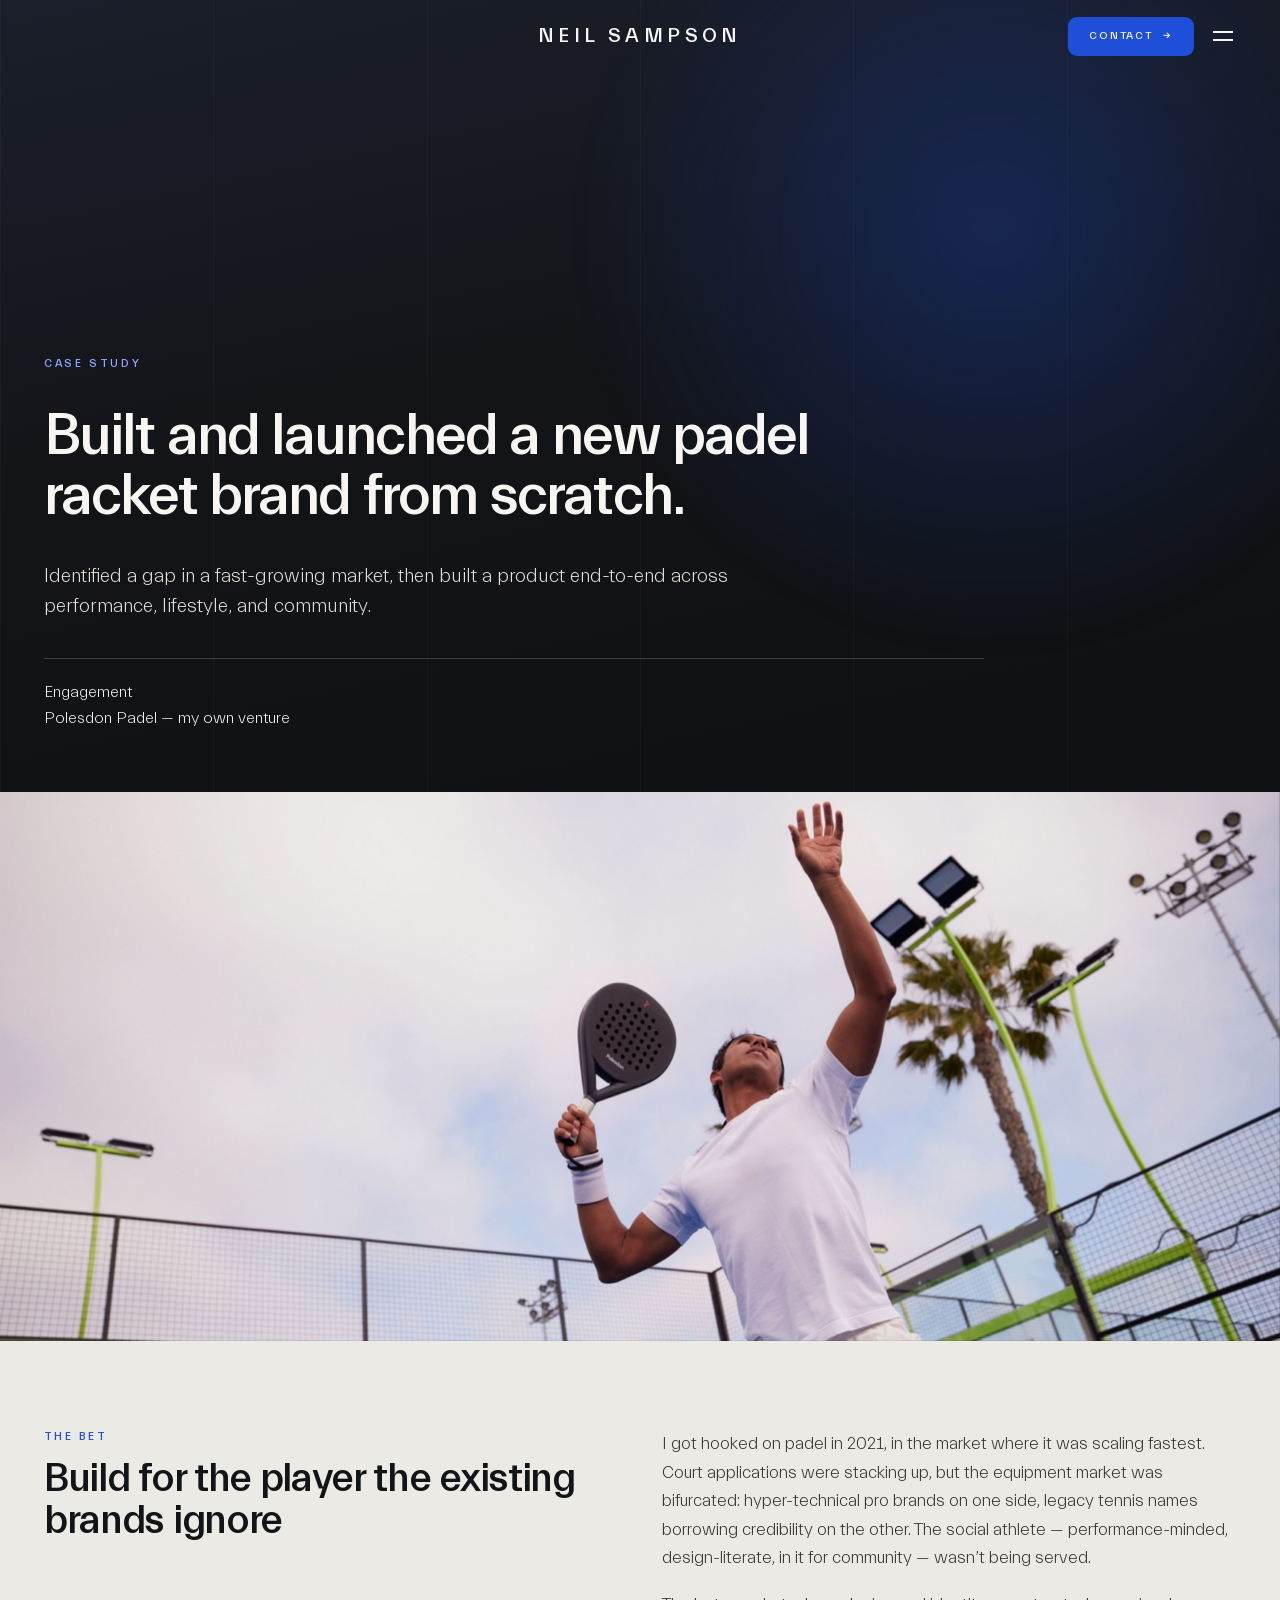
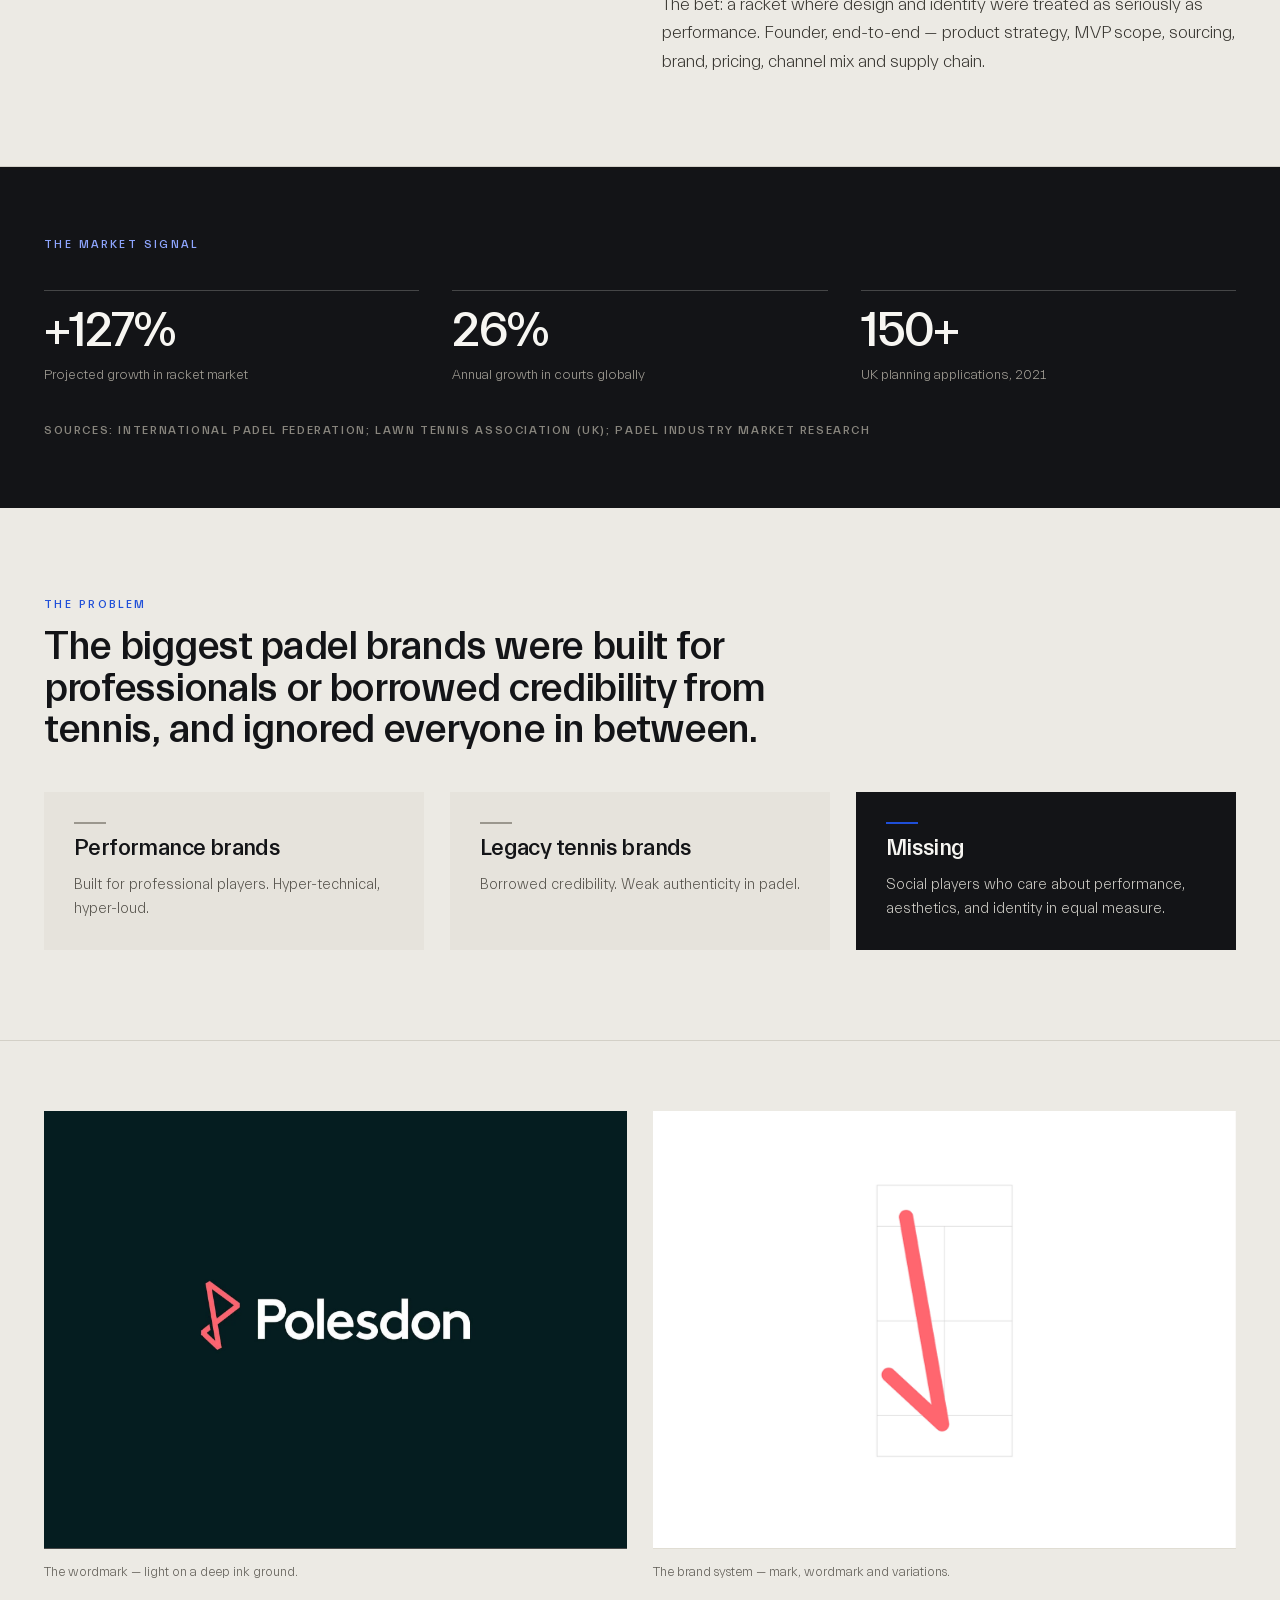
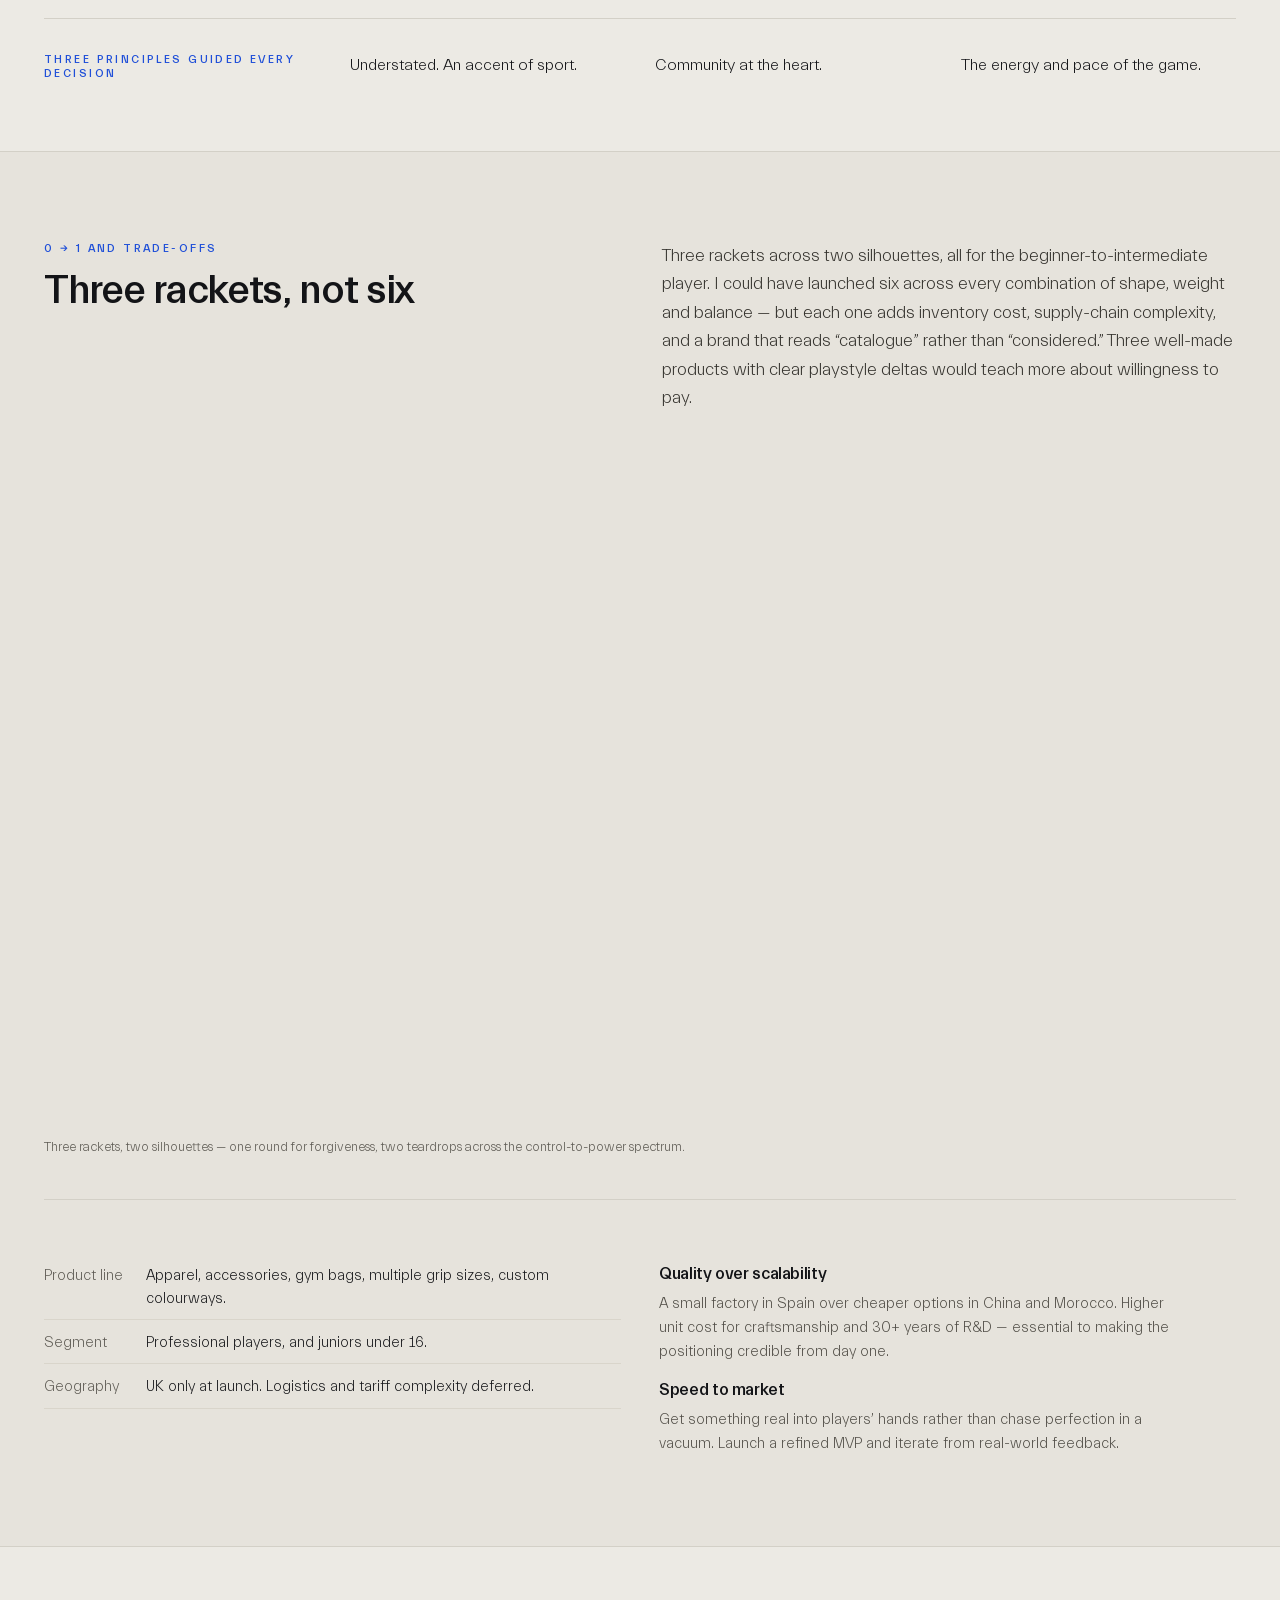
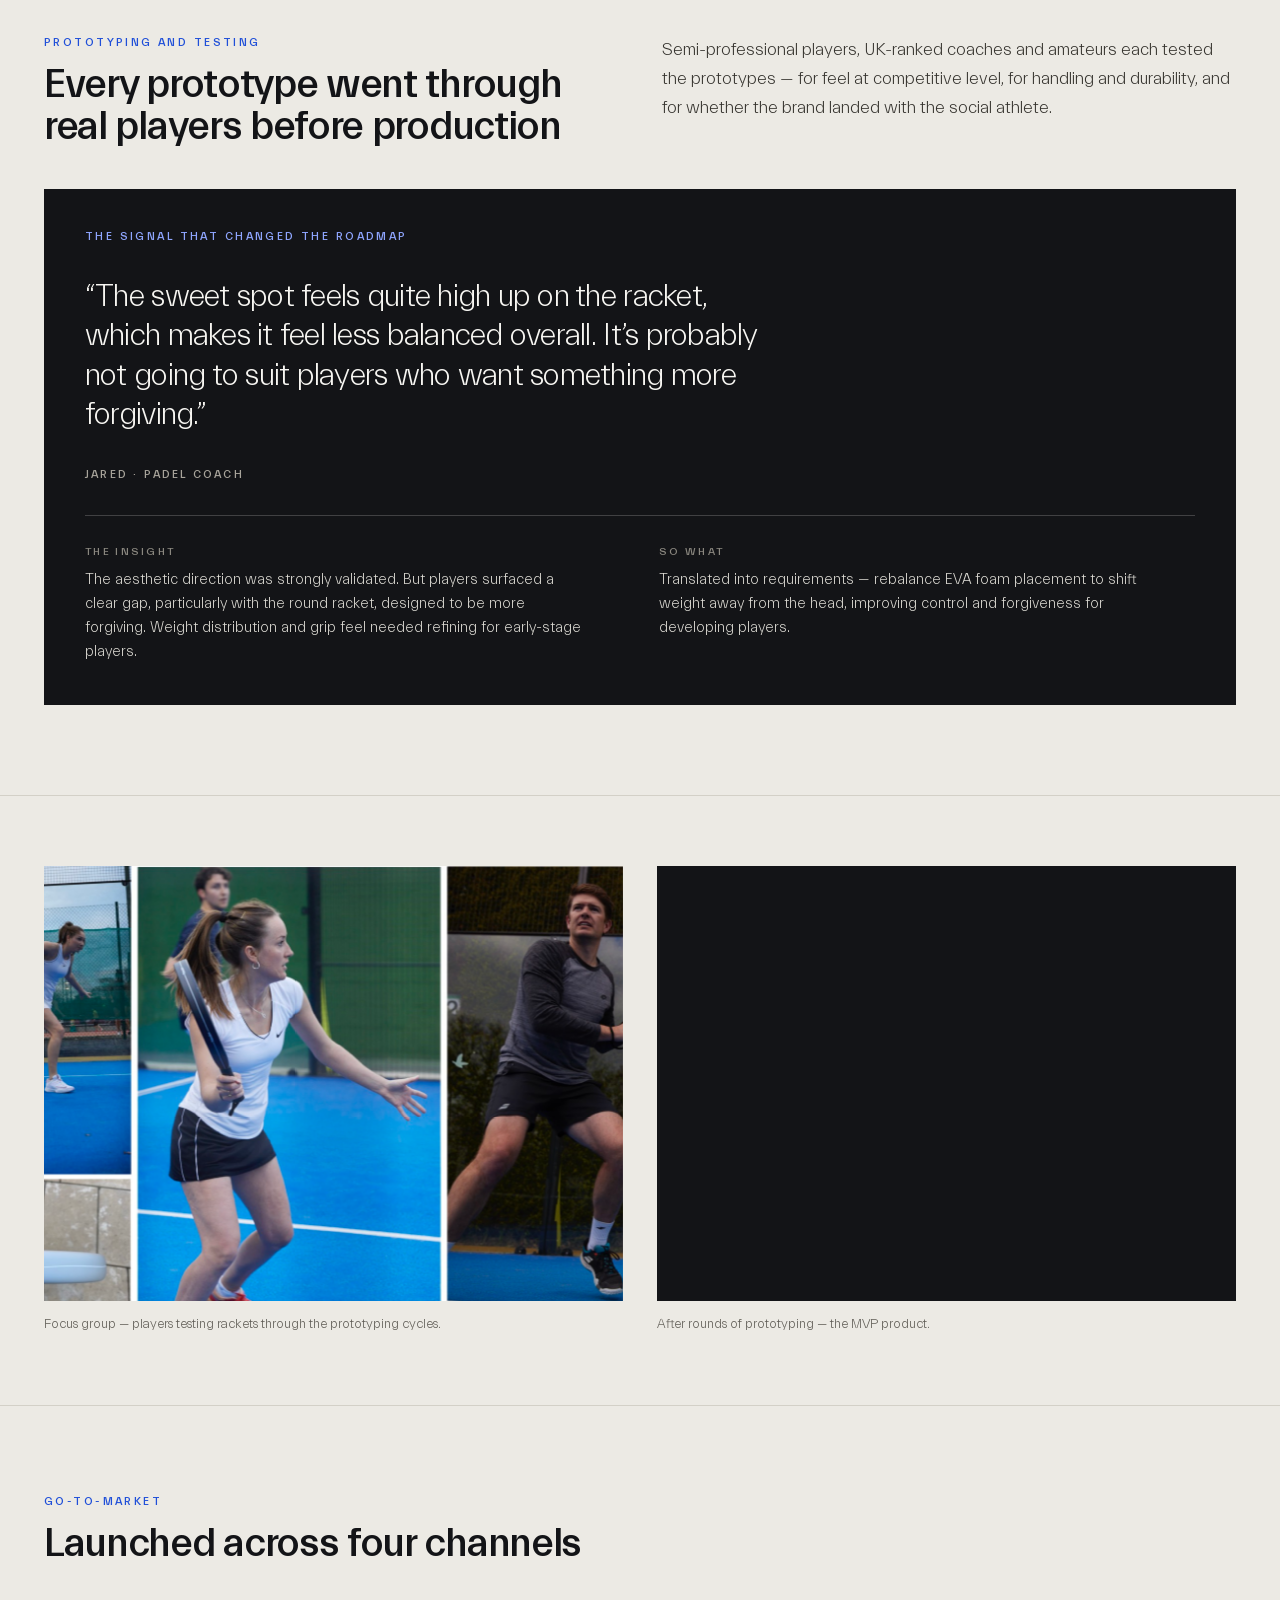
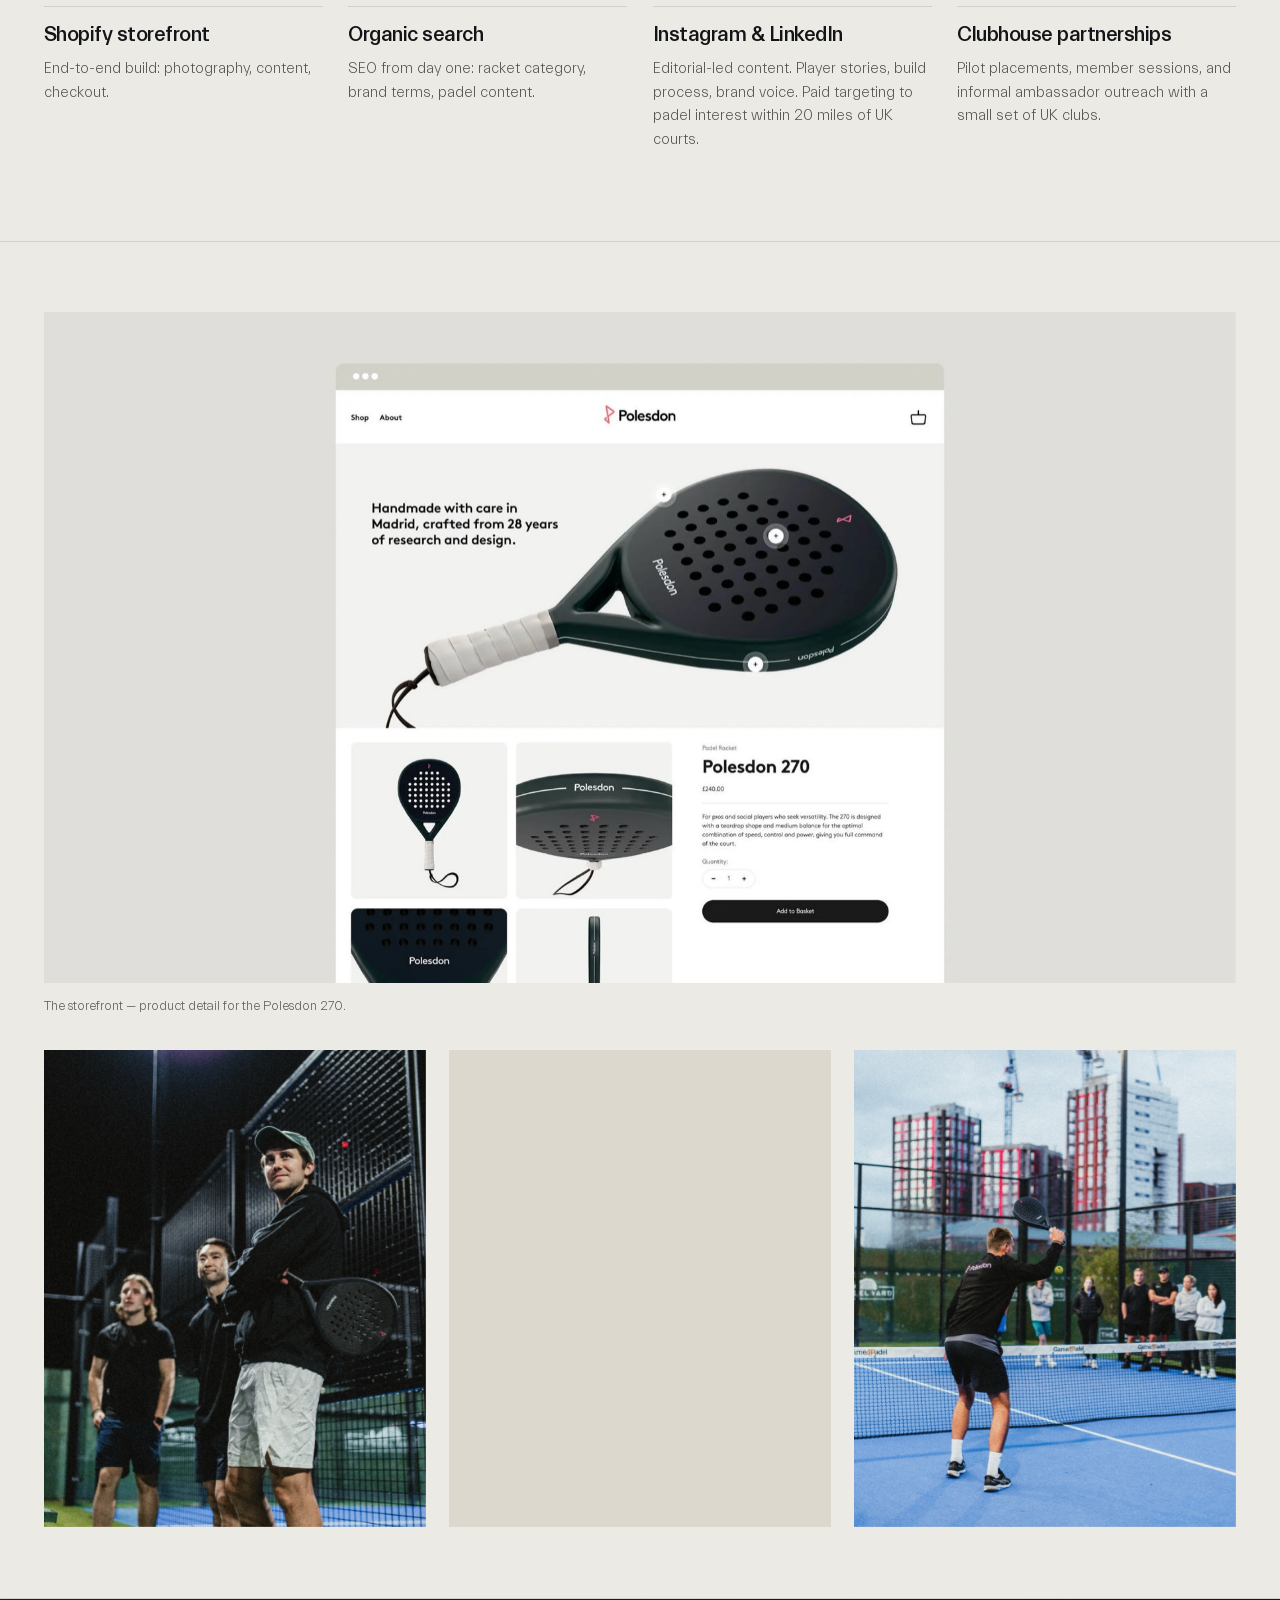
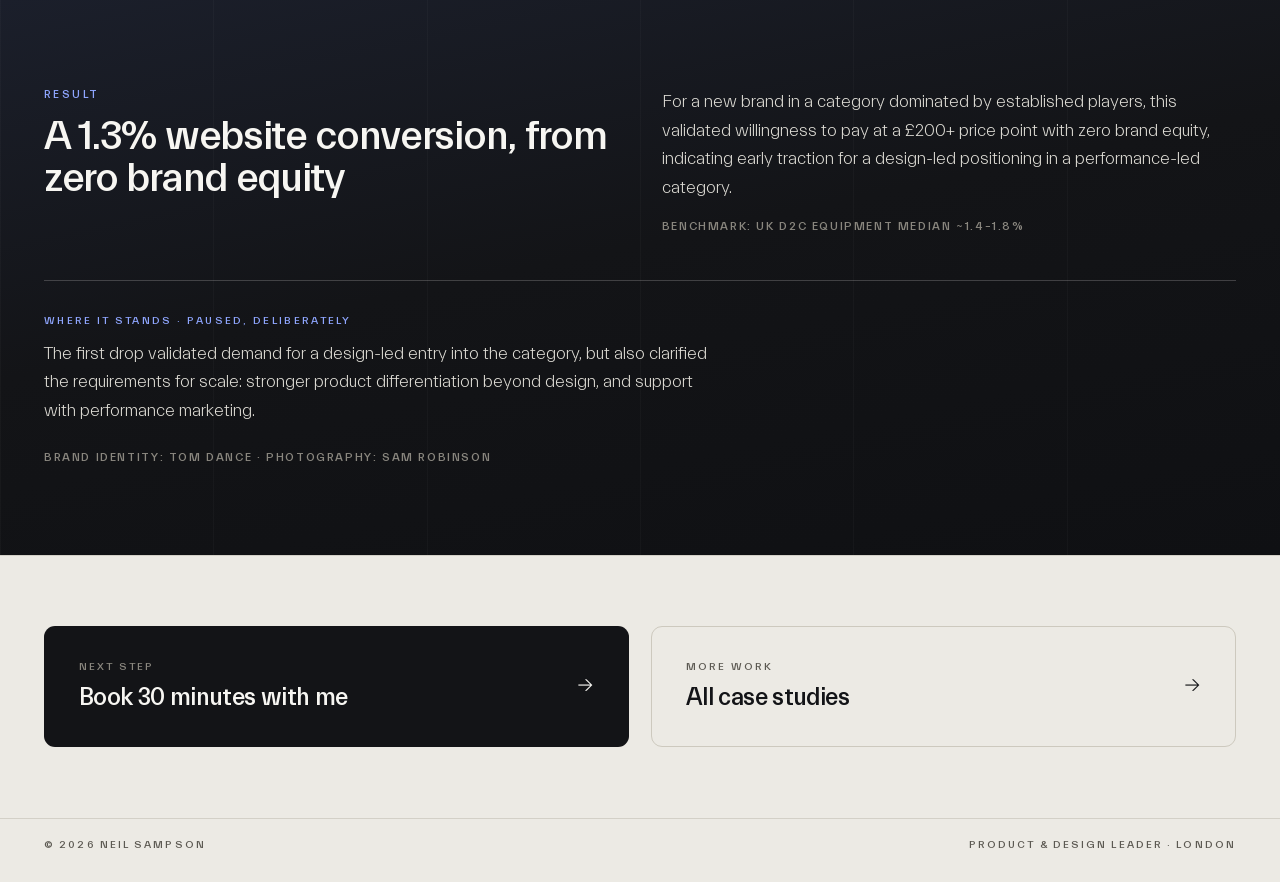
<file: case-polesdon.html>
<!DOCTYPE html>
<html lang="en">
<head>
<meta charset="utf-8">
<!-- Google tag (gtag.js) -->
<script async src="https://www.googletagmanager.com/gtag/js?id=G-JVE686CDKP"></script>
<script>
  window.dataLayer = window.dataLayer || [];
  function gtag(){dataLayer.push(arguments);}
  gtag('js', new Date());

  gtag('config', 'G-JVE686CDKP');
</script>
<meta name="viewport" content="width=device-width, initial-scale=1">
<title>Polesdon &#8212; launching a padel brand from scratch</title>
<meta name="description" content="Building and launching a padel racket brand from scratch: proposition, sourcing and launch, validating demand at a &#163;200+ price point with no brand equity.">
<link rel="canonical" href="https://neil-sampson.com/case-polesdon.html">

<meta property="og:type" content="article">
<meta property="og:site_name" content="Neil Sampson">
<meta property="og:locale" content="en_GB">
<meta property="og:title" content="Polesdon &#8212; launching a padel brand from scratch">
<meta property="og:description" content="A padel racket brand built and launched from scratch.">
<meta property="og:url" content="https://neil-sampson.com/case-polesdon.html">
<meta name="twitter:card" content="summary_large_image">
<meta name="twitter:title" content="Polesdon &#8212; launching a padel brand from scratch">
<meta name="twitter:description" content="A padel racket brand built and launched from scratch.">
<meta property="og:image" content="https://neil-sampson.com/assets/share-card-partner.jpg">
<meta property="og:image:width" content="1200">
<meta property="og:image:height" content="630">
<meta property="og:image:alt" content="Neil Sampson, product and design partner to health &amp; fitness startups: turn early traction into customers who stay">
<meta name="twitter:image" content="https://neil-sampson.com/assets/share-card-partner.jpg">

<link rel="icon" type="image/png" sizes="32x32" href="assets/favicon-32.png">
<link rel="icon" type="image/png" sizes="16x16" href="assets/favicon-16.png">
<link rel="apple-touch-icon" sizes="180x180" href="assets/favicon-180.png">
<meta name="theme-color" content="#1f4fd8">

<link rel="preconnect" href="https://fonts.googleapis.com">
<link rel="preconnect" href="https://fonts.gstatic.com" crossorigin>
<link rel="stylesheet" href="https://fonts.googleapis.com/css2?family=Space+Grotesk:wght@300;400;500;600;700&display=swap">
<link rel="stylesheet" href="css/site.css">
</head>

<body>

<a class="skip" href="#top">Skip to content</a>

<div data-progress class="progress"></div>

<nav data-nav class="nav">
  <div class="nav__links" id="nav-menu">
    <div class="menu__list">
      <a class="nav__link" href="work.html">Work</a>
      <a class="nav__link" href="why-neil.html">Why Neil?</a>
      <a class="nav__link" href="index.html#contact">Contact</a>
    </div>
    <div class="menu__foot">
      <p>Product &amp; design partner to early stage startups<br>Health &#183; Fitness &#183; Wellbeing</p>
      <p class="menu__contact"><a href="mailto:hello@neil-sampson.com">hello@neil-sampson.com</a><br><a href="https://calendly.com/hello-neilsampson" target="_blank" rel="noopener">Book a Product Clarity Session&#8599;</a></p>
    </div>
  </div>
  <a class="nav__brand" href="index.html">Neil Sampson</a>
  <div class="nav__end">
    <a class="nav__cta" href="index.html#contact"><span>Contact</span><span data-arrow>&#8594;</span></a>
    <button class="nav__toggle" type="button" aria-expanded="false" aria-controls="nav-menu" aria-label="Menu" data-navtoggle><span></span><span></span></button>
  </div>
</nav>

<main>
  <article>

  <!-- ============================= Hero ============================= -->
  <section id="top" data-hero data-screen-label="Case hero" class="hero hero--inner hero--case">
    <div class="hero__glow hero__glow--inner"></div>
    <div class="lit__grid lit__grid--soft"></div>

    <div class="hero__inner">
      <span data-reveal="up" class="hero__eyebrow">Case study</span>
      <h1 class="hero__title" style="max-width: 24ch">
        <span class="mask-line"><span data-reveal="mask" data-delay="120" data-stagger="42">Built and launched a new padel</span></span>
        <span class="mask-line"><span data-reveal="mask" data-delay="250" data-stagger="42">racket brand from scratch.</span></span>
      </h1>
      <p data-reveal="up" data-delay="420" class="hero__summary">Identified a gap in a fast-growing market, then built a product end-to-end across performance, lifestyle, and community.</p>

      <dl data-reveal="up" data-delay="500" class="hero__meta">
        <div>
          <dt>Engagement</dt>
          <dd>Polesdon Padel &#8212; my own venture</dd>
        </div>
      </dl>
    </div>
  </section>

  <!-- ======================== Opening image ========================= -->
  <figure data-screen-label="Opening image" class="plate">
    <div data-imgreveal="up" class="plate__frame">
      <img src="assets/images/polesdon/on-court-01-serve.jpg" alt="Polesdon 270 &#8212; player mid-serve, racket raised against a pale sky">
    </div>
  </figure>

  <!-- ============================ The bet =========================== -->
  <section data-screen-label="The bet" class="section">
    <div class="inner split">
      <div class="split__head">
        <span data-reveal="up" class="label">The bet</span>
        <h2 data-reveal="up" data-delay="80" class="case-h2">Build for the player the existing brands ignore</h2>
      </div>
      <div style="display: flex; flex-direction: column; gap: 18px">
        <p data-reveal="up" data-delay="160" class="passage">I got hooked on padel in 2021, in the market where it was scaling fastest. Court applications were stacking up, but the equipment market was bifurcated: hyper-technical pro brands on one side, legacy tennis names borrowing credibility on the other. The social athlete &#8212; performance-minded, design-literate, in it for community &#8212; wasn&#8217;t being served.</p>
        <p data-reveal="up" data-delay="220" class="passage">The bet: a racket where design and identity were treated as seriously as performance. Founder, end-to-end &#8212; product strategy, MVP scope, sourcing, brand, pricing, channel mix and supply chain.</p>
      </div>
    </div>
  </section>

  <!-- ========================= Market signal ======================== -->
  <section data-screen-label="Market signal" class="section section--ink" style="padding-block: clamp(40px, 5.5vw, 80px)">
    <div class="inner" style="display: flex; flex-direction: column; gap: clamp(24px, 3vw, 40px)">
      <span data-reveal="up" class="label label--ink">The market signal</span>

      <div class="figures" style="grid-template-columns: repeat(auto-fit, minmax(min(46%, 200px), 1fr))">
        <div data-reveal="up" class="figure">
          <span class="figure__value">+127%</span>
          <span class="figure__label">Projected growth in racket market</span>
        </div>
        <div data-reveal="up" data-delay="80" class="figure">
          <span class="figure__value">26%</span>
          <span class="figure__label">Annual growth in courts globally</span>
        </div>
        <div data-reveal="up" data-delay="160" class="figure">
          <span class="figure__value">150+</span>
          <span class="figure__label">UK planning applications, 2021</span>
        </div>
      </div>

      <p data-reveal="up" class="source-line">Sources: International Padel Federation; Lawn Tennis Association (UK); padel industry market research</p>
    </div>
  </section>

  <!-- =========================== Problem ============================ -->
  <section data-screen-label="Problem" class="section">
    <div class="inner" style="display: flex; flex-direction: column; gap: clamp(26px, 3.2vw, 46px)">
      <div class="split__head">
        <span data-reveal="up" class="label">The problem</span>
        <h2 data-reveal="up" data-delay="80" class="case-h2" style="max-width: 30ch">The biggest padel brands were built for professionals or borrowed credibility from tennis, and ignored everyone in between.</h2>
      </div>

      <div class="cards">
        <div data-reveal="up" class="card card--muted">
          <span class="rule rule--card"></span>
          <h3 class="card__title">Performance brands</h3>
          <p class="card__body">Built for professional players. Hyper-technical, hyper-loud.</p>
        </div>
        <div data-reveal="up" data-delay="80" class="card card--muted">
          <span class="rule rule--card"></span>
          <h3 class="card__title">Legacy tennis brands</h3>
          <p class="card__body">Borrowed credibility. Weak authenticity in padel.</p>
        </div>
        <div data-reveal="up" data-delay="160" class="card card--ink">
          <span class="rule rule--card"></span>
          <h3 class="card__title">Missing</h3>
          <p class="card__body">Social players who care about performance, aesthetics, and identity in equal measure.</p>
        </div>
      </div>
    </div>
  </section>

  <!-- ============================ Brand ============================= -->
  <section data-screen-label="Brand" class="section" style="padding-block: clamp(40px, 5.5vw, 80px); border-bottom: 0">
    <div class="inner" style="display: flex; flex-direction: column; gap: clamp(22px, 2.8vw, 38px)">
      <div class="gallery" style="grid-template-columns: repeat(auto-fit, minmax(min(100%, 280px), 1fr)); gap: clamp(16px, 2vw, 28px)">
        <figure class="shot">
          <div data-imgreveal="up" class="shot__frame shot__frame--ink">
            <img src="assets/images/polesdon/02-wordmark.webp" alt="Polesdon wordmark, light on deep ink ground">
          </div>
          <figcaption>The wordmark &#8212; light on a deep ink ground.</figcaption>
        </figure>
        <figure class="shot">
          <div data-imgreveal="up" data-delay="100" class="shot__frame">
            <img src="assets/images/polesdon/Logo_Grid.gif" alt="Polesdon brand system &#8212; mark, wordmark and variations">
          </div>
          <figcaption>The brand system &#8212; mark, wordmark and variations.</figcaption>
        </figure>
      </div>

      <div class="principles">
        <span data-reveal="up" class="label">Three principles guided every decision</span>
        <span data-reveal="up" data-delay="70" class="principle">Understated. An accent of sport.</span>
        <span data-reveal="up" data-delay="140" class="principle">Community at the heart.</span>
        <span data-reveal="up" data-delay="210" class="principle">The energy and pace of the game.</span>
      </div>
    </div>
  </section>

  <!-- ============================ Scope ============================= -->
  <section data-screen-label="Scope" class="section section--warm" style="border-top: 1px solid var(--hairline)">
    <div class="inner" style="display: flex; flex-direction: column; gap: clamp(26px, 3.2vw, 46px)">
      <div class="split">
        <div class="split__head">
          <span data-reveal="up" class="label">0 &#8594; 1 and trade-offs</span>
          <h2 data-reveal="up" data-delay="80" class="case-h2">Three rackets, not six</h2>
        </div>
        <p data-reveal="up" data-delay="160" class="passage">Three rackets across two silhouettes, all for the beginner-to-intermediate player. I could have launched six across every combination of shape, weight and balance &#8212; but each one adds inventory cost, supply-chain complexity, and a brand that reads &#8220;catalogue&#8221; rather than &#8220;considered.&#8221; Three well-made products with clear playstyle deltas would teach more about willingness to pay.</p>
      </div>

      <figure class="shot">
        <div data-imgreveal="up" class="shot__frame shot__frame--wide">
          <img src="assets/images/polesdon/04-rackets-trio.jpg" alt="Polesdon 270 &#8212; three colourways, three-quarter studio shot">
        </div>
        <figcaption>Three rackets, two silhouettes &#8212; one round for forgiveness, two teardrops across the control-to-power spectrum.</figcaption>
      </figure>

      <div class="tradeoffs">
        <div class="tradeoffs__col">
          <span data-reveal="up" class="tradeoffs__label">Out of scope at MVP</span>
          <div class="ledger">
            <span data-reveal="up" class="ledger__row ledger__row--split"><span class="ledger__term">Product line</span><span>Apparel, accessories, gym bags, multiple grip sizes, custom colourways.</span></span>
            <span data-reveal="up" data-delay="70" class="ledger__row ledger__row--split"><span class="ledger__term">Segment</span><span>Professional players, and juniors under 16.</span></span>
            <span data-reveal="up" data-delay="140" class="ledger__row ledger__row--split"><span class="ledger__term">Geography</span><span>UK only at launch. Logistics and tariff complexity deferred.</span></span>
          </div>
        </div>

        <div class="tradeoffs__col">
          <span data-reveal="up" class="tradeoffs__label">Two decisions that shaped what shipped</span>
          <div class="decisions">
            <div data-reveal="up" class="decision">
              <h3>Quality over scalability</h3>
              <p>A small factory in Spain over cheaper options in China and Morocco. Higher unit cost for craftsmanship and 30+ years of R&amp;D &#8212; essential to making the positioning credible from day one.</p>
            </div>
            <div data-reveal="up" data-delay="80" class="decision">
              <h3>Speed to market</h3>
              <p>Get something real into players&#8217; hands rather than chase perfection in a vacuum. Launch a refined MVP and iterate from real-world feedback.</p>
            </div>
          </div>
        </div>
      </div>
    </div>
  </section>

  <!-- =========================== Testing ============================ -->
  <section data-screen-label="Testing" class="section">
    <div class="inner" style="display: flex; flex-direction: column; gap: clamp(26px, 3.2vw, 46px)">
      <div class="split">
        <div class="split__head">
          <span data-reveal="up" class="label">Prototyping and testing</span>
          <h2 data-reveal="up" data-delay="80" class="case-h2">Every prototype went through real players before production</h2>
        </div>
        <p data-reveal="up" data-delay="160" class="passage">Semi-professional players, UK-ranked coaches and amateurs each tested the prototypes &#8212; for feel at competitive level, for handling and durability, and for whether the brand landed with the social athlete.</p>
      </div>

      <div class="signal">
        <span data-reveal="up" class="label label--ink">The signal that changed the roadmap</span>
        <blockquote data-reveal="up" data-delay="80" class="signal__quote">&#8220;The sweet spot feels quite high up on the racket, which makes it feel less balanced overall. It&#8217;s probably not going to suit players who want something more forgiving.&#8221;</blockquote>
        <span data-reveal="up" data-delay="140" class="signal__attr">Jared &#183; Padel Coach</span>

        <div class="signal__split">
          <div data-reveal="up" class="signal__col">
            <span class="signal__label">The insight</span>
            <p class="signal__body">The aesthetic direction was strongly validated. But players surfaced a clear gap, particularly with the round racket, designed to be more forgiving. Weight distribution and grip feel needed refining for early-stage players.</p>
          </div>
          <div data-reveal="up" data-delay="80" class="signal__col">
            <span class="signal__label">So what</span>
            <p class="signal__body">Translated into requirements &#8212; rebalance EVA foam placement to shift weight away from the head, improving control and forgiveness for developing players.</p>
          </div>
        </div>
      </div>
    </div>
  </section>

  <!-- ======================= Prototype media ======================== -->
  <section data-screen-label="Prototype media" class="section" style="padding-block: clamp(40px, 5.5vw, 80px)">
    <div class="inner gallery">
      <figure class="shot">
        <div data-imgreveal="up" class="shot__frame">
          <img src="assets/images/polesdon/focus-group.jpg" alt="Polesdon focus group &#8212; players testing rackets during prototyping cycles">
        </div>
        <figcaption>Focus group &#8212; players testing rackets through the prototyping cycles.</figcaption>
      </figure>

      <figure class="shot">
        <div class="shot__frame shot__frame--ink">
          <video data-film autoplay muted loop playsinline preload="metadata" aria-label="Polesdon MVP product film">
            <source src="assets/images/polesdon/polesdon-edit.mp4" type="video/mp4">
          </video>
        </div>
        <figcaption>After rounds of prototyping &#8212; the MVP product.</figcaption>
      </figure>
    </div>
  </section>

  <!-- ========================= Go-to-market ========================= -->
  <section data-screen-label="Go to market" class="section">
    <div class="inner" style="display: flex; flex-direction: column; gap: clamp(26px, 3.2vw, 46px)">
      <div class="split__head">
        <span data-reveal="up" class="label">Go-to-market</span>
        <h2 data-reveal="up" data-delay="80" class="case-h2">Launched across four channels</h2>
      </div>

      <div class="channels">
        <div data-reveal="up" class="channel">
          <h3>Shopify storefront</h3>
          <p>End-to-end build: photography, content, checkout.</p>
        </div>
        <div data-reveal="up" data-delay="70" class="channel">
          <h3>Organic search</h3>
          <p>SEO from day one: racket category, brand terms, padel content.</p>
        </div>
        <div data-reveal="up" data-delay="140" class="channel">
          <h3>Instagram &amp; LinkedIn</h3>
          <p>Editorial-led content. Player stories, build process, brand voice. Paid targeting to padel interest within 20 miles of UK courts.</p>
        </div>
        <div data-reveal="up" data-delay="210" class="channel">
          <h3>Clubhouse partnerships</h3>
          <p>Pilot placements, member sessions, and informal ambassador outreach with a small set of UK clubs.</p>
        </div>
      </div>
    </div>
  </section>

  <!-- =========================== Campaign =========================== -->
  <section data-screen-label="Campaign" class="section" style="padding-block: clamp(40px, 5.5vw, 80px)">
    <div class="inner" style="display: flex; flex-direction: column; gap: clamp(20px, 2.6vw, 36px)">
      <figure class="shot">
        <div data-imgreveal="up" class="shot__frame shot__frame--wide">
          <img src="assets/images/polesdon/08-shop-page.jpg" alt="Polesdon shop page &#8212; product detail for the Polesdon 270">
        </div>
        <figcaption>The storefront &#8212; product detail for the Polesdon 270.</figcaption>
      </figure>

      <div class="campaign">
        <figure class="shot">
          <div data-imgreveal="up" class="shot__frame shot__frame--portrait">
            <img src="assets/images/polesdon/activation-01.jpg" alt="Polesdon activation — players on court at a city padel event" width="933" height="1400" loading="lazy" decoding="async">
          </div>
        </figure>
        <figure class="shot">
          <div data-imgreveal="up" data-delay="90" class="shot__frame shot__frame--portrait">
            <video src="assets/images/polesdon/polesdon-events.mp4" autoplay muted loop playsinline preload="metadata" aria-label="Polesdon event footage: players and spectators at a city padel court"></video>
          </div>
        </figure>
        <figure class="shot">
          <div data-imgreveal="up" data-delay="180" class="shot__frame shot__frame--portrait">
            <img src="assets/images/polesdon/activation-03.jpg" alt="Polesdon activation — spectators watching a match courtside" width="933" height="1400" loading="lazy" decoding="async">
          </div>
        </figure>
      </div>
    </div>
  </section>

  <!-- ============================ Result ============================ -->
  <section data-screen-label="Result" class="section lit" style="overflow: clip">
    <div class="lit__grid lit__grid--soft"></div>

    <div class="inner" style="position: relative; display: flex; flex-direction: column; gap: clamp(28px, 3.6vw, 52px)">
      <div class="split">
        <div class="split__head">
          <span data-reveal="up" class="label label--ink">Result</span>
          <h2 data-reveal="up" data-delay="80" class="case-h2">A 1.3% website conversion, from zero brand equity</h2>
        </div>
        <div style="display: flex; flex-direction: column; gap: 18px">
          <p data-reveal="up" data-delay="160" class="passage passage--ink">For a new brand in a category dominated by established players, this validated willingness to pay at a &#163;200+ price point with zero brand equity, indicating early traction for a design-led positioning in a performance-led category.</p>
          <p data-reveal="up" data-delay="220" class="source-line">Benchmark: UK D2C equipment median ~1.4&#8211;1.8%</p>
        </div>
      </div>

      <div data-reveal="up" class="standing">
        <span class="label label--ink" style="font-size: 10.5px">Where it stands &#183; paused, deliberately</span>
        <p class="passage passage--ink">The first drop validated demand for a design-led entry into the category, but also clarified the requirements for scale: stronger product differentiation beyond design, and support with performance marketing.</p>
        <p class="source-line standing__credits">Brand identity: Tom Dance &#183; Photography: Sam Robinson</p>
      </div>
    </div>
  </section>

  </article>

  <!-- ============================= Next ============================= -->
  <section data-screen-label="Next" class="section" style="padding-block: clamp(40px, 5.5vw, 80px); border-bottom: 0">
    <div class="inner tiles tiles--chalk">
      <a class="tile tile--ink" href="https://calendly.com/hello-neilsampson" target="_blank" rel="noopener noreferrer">
        <span class="tile__text">
          <span class="tile__label">Next step</span>
          <span class="tile__value">Book 30 minutes with me</span>
        </span>
        <span data-arrow class="tile__arrow">&#8594;</span>
        <span class="visually-hidden"> (opens in a new tab)</span>
      </a>
      <a class="tile tile--outline" href="index.html#work">
        <span class="tile__text">
          <span class="tile__label">More work</span>
          <span class="tile__value">All case studies</span>
        </span>
        <span data-arrow class="tile__arrow">&#8594;</span>
      </a>
    </div>
  </section>

</main>

<footer class="site-footer">
  <div class="site-footer__inner">
    <span>&#169; 2026 Neil Sampson</span>
    <span>Product &amp; design leader &#183; London</span>
  </div>
</footer>

<script type="module" src="js/page.js"></script>

</body>
</html>
</file>
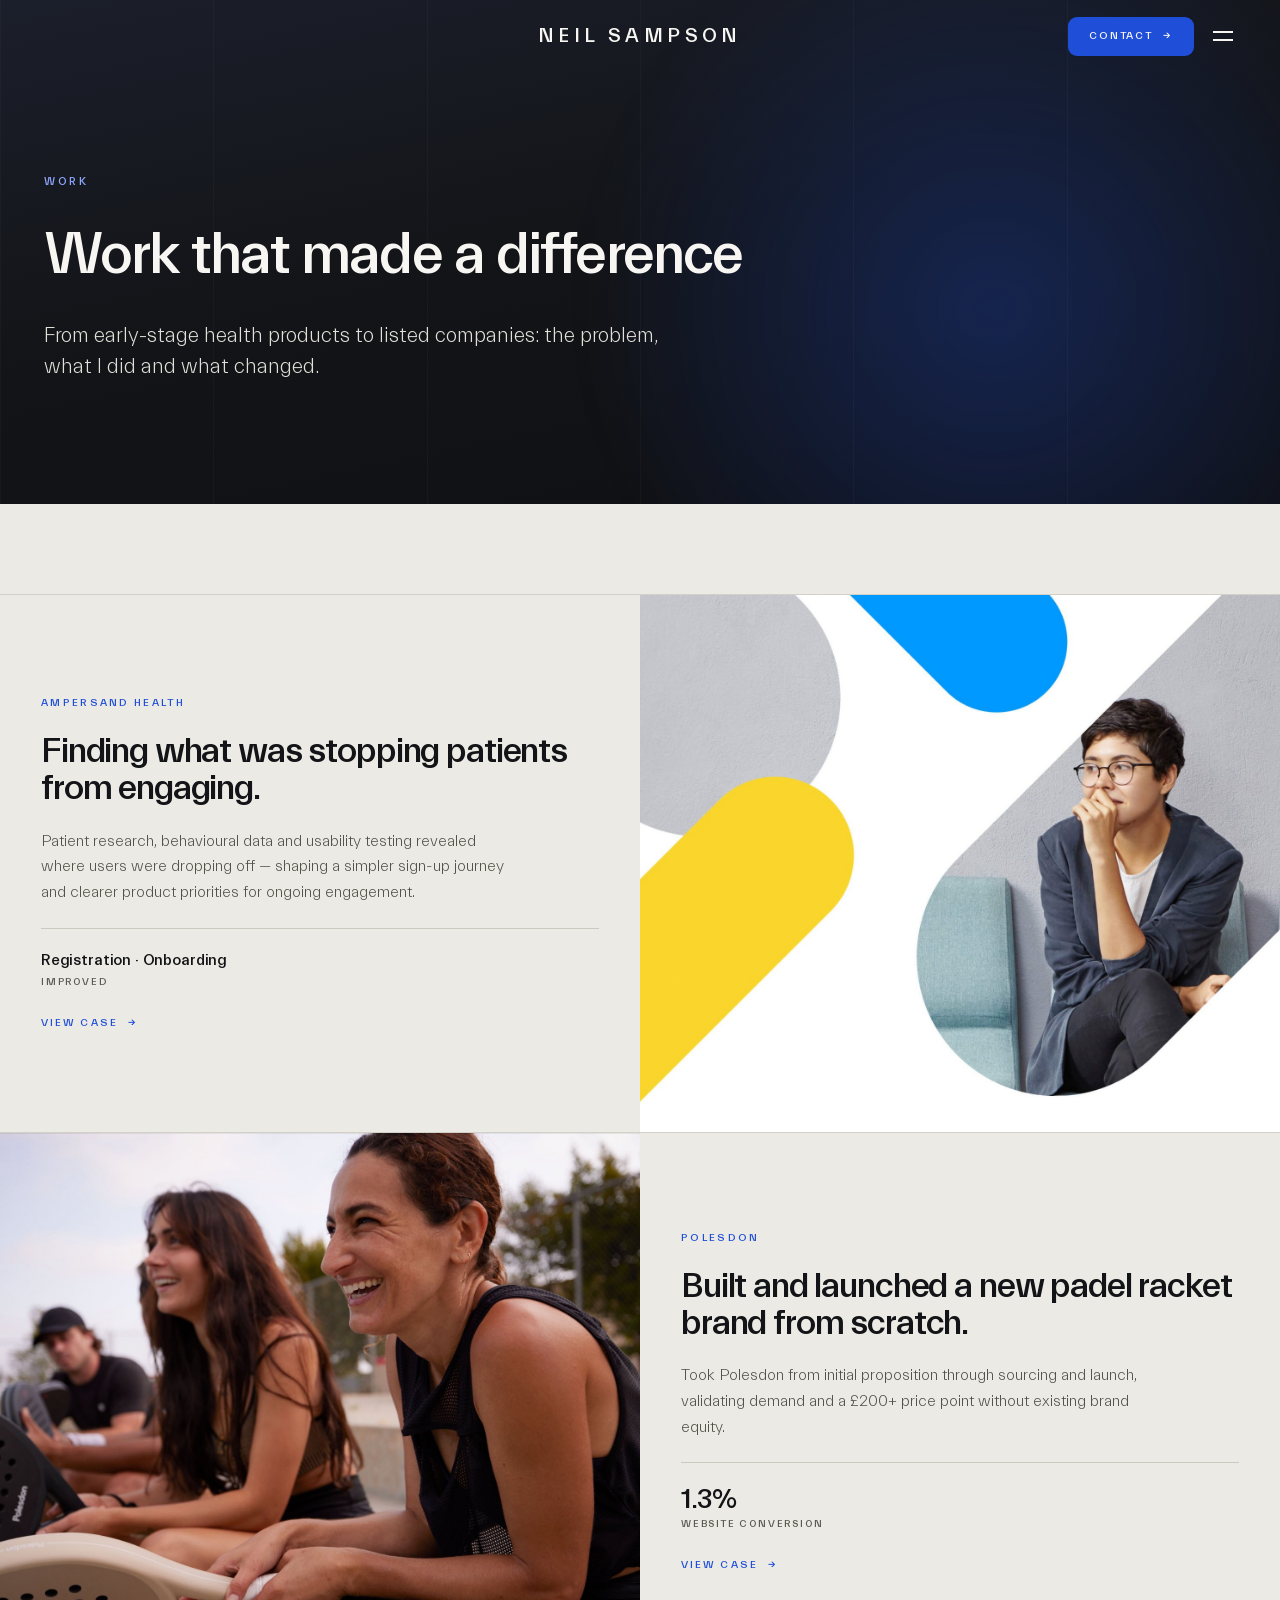
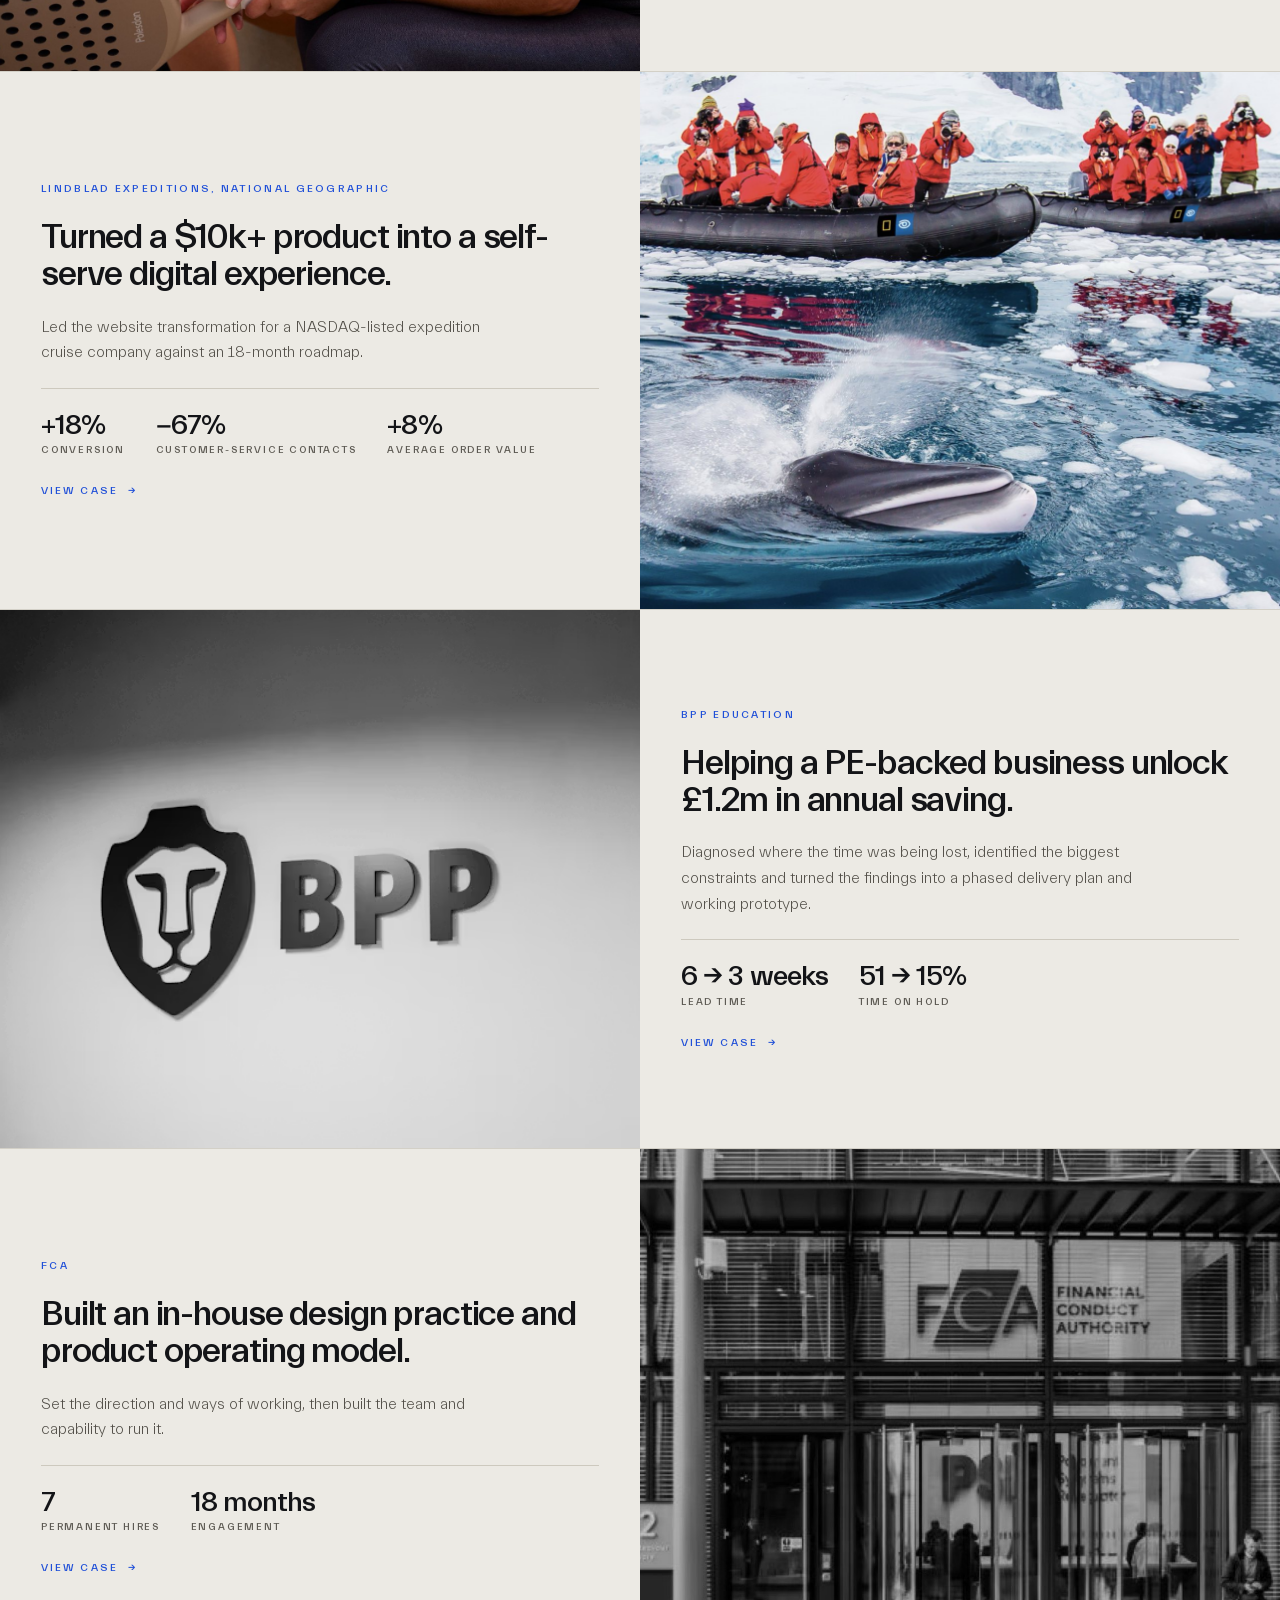
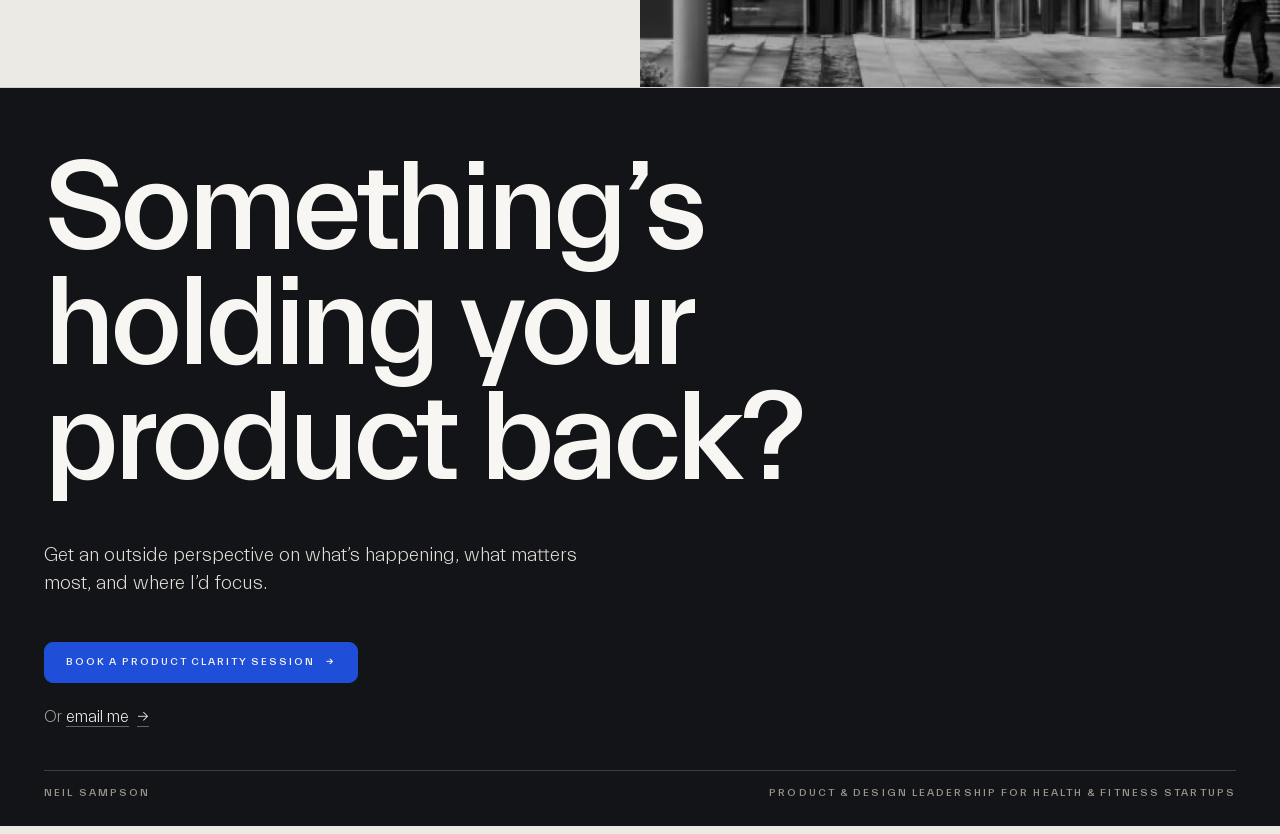
<file: case-studies.html>
<!DOCTYPE html>
<html lang="en">
<head>
<meta charset="utf-8">
<title>Work | Neil Sampson</title>
<meta name="robots" content="noindex">
<link rel="canonical" href="https://neil-sampson.com/work.html">
<meta http-equiv="refresh" content="0; url=work.html">
</head>
<body>
<p>This page has moved to <a href="work.html">Work</a>.</p>
</body>
</html>
</file>
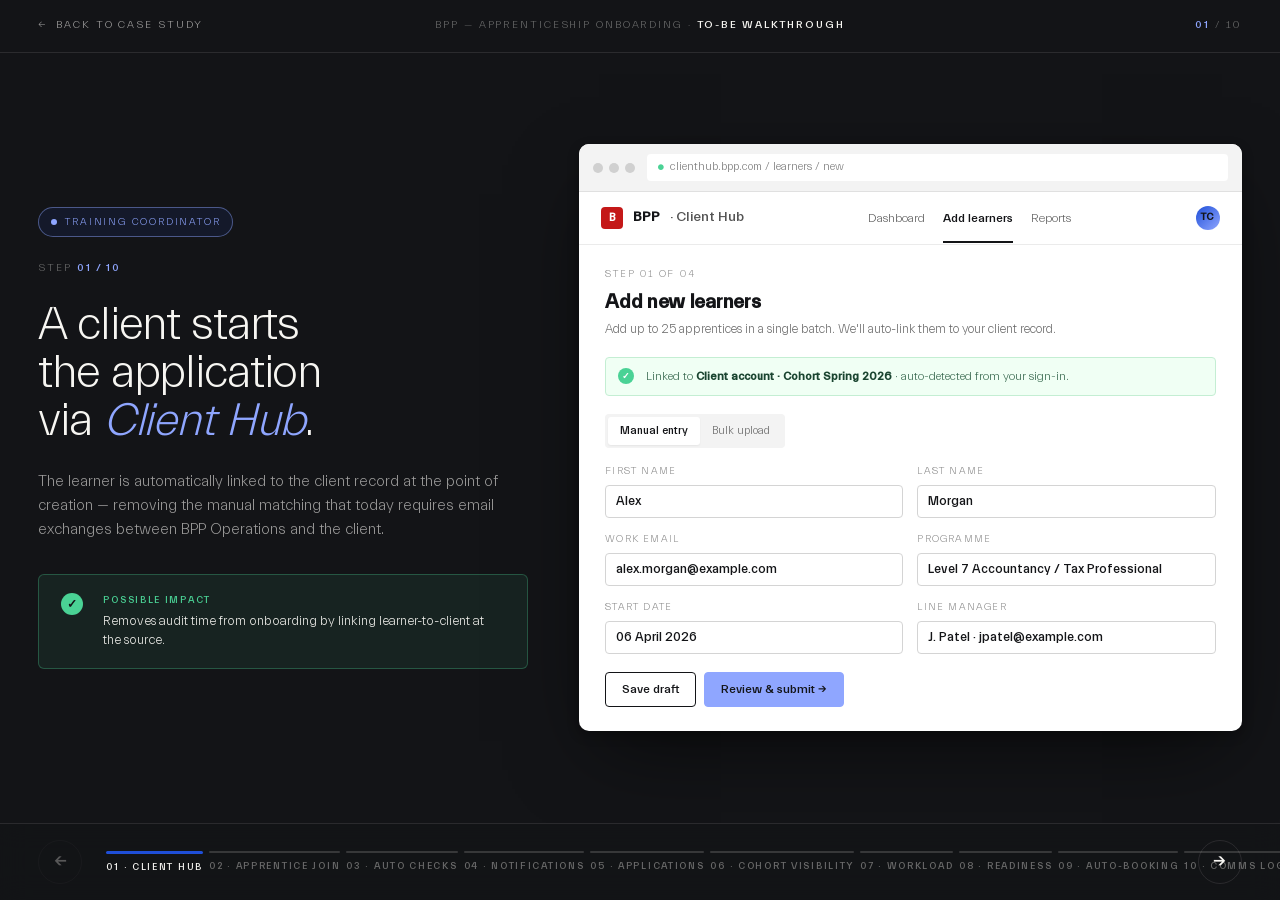
<file: prototype-bpp.html>
<!DOCTYPE html>
<html lang="en">
<head>
<meta charset="UTF-8">
<!-- Google tag (gtag.js) -->
<script async src="https://www.googletagmanager.com/gtag/js?id=G-JVE686CDKP"></script>
<script>
  window.dataLayer = window.dataLayer || [];
  function gtag(){dataLayer.push(arguments);}
  gtag('js', new Date());

  gtag('config', 'G-JVE686CDKP');
</script>
<meta name="viewport" content="width=device-width, initial-scale=1.0">
<meta name="robots" content="noindex, follow">
<title>BPP Apprenticeship Onboarding — To-Be Walkthrough · Neil Sampson</title>
<meta name="description" content="An interactive 10-step walkthrough of the to-be apprenticeship onboarding journey for BPP Education — recreated from a discovery-stage concept document.">


<style>
  @font-face {
    font-family: 'Everett';
    src: url('fonts/Everett-Light-8f759ffb.woff') format('woff');
    font-weight: 300;
    font-style: normal;
    font-display: swap;
  }
  @font-face {
    font-family: 'Everett';
    src: url('fonts/Everett-Medium-d8cb7d44.woff') format('woff');
    font-weight: 500;
    font-style: normal;
    font-display: swap;
  }

  *, *::before, *::after { box-sizing: border-box; margin: 0; padding: 0; }

  :root {
    --bg:        #131417;
    --bg-2:      #1b1f2b;
    --bg-3:      #1e2231;
    --paper:     #f7f6f2;
    --paper-2:   #eceae4;
    --paper-3:   #e3e0d8;
    --ink:       #131417;
    --fg:        #f7f6f2;
    --fg-dim:    rgba(247,246,242,0.62);
    --fg-mute:   rgba(247,246,242,0.38);
    --fg-faint:  rgba(247,246,242,0.16);
    --border:    rgba(247,246,242,0.10);
    --ink-dim:   rgba(19,20,23,0.62);
    --ink-mute:  rgba(19,20,23,0.40);
    --ink-faint: rgba(19,20,23,0.16);
    --border-paper: rgba(19,20,23,0.10);

    --accent: #8fa6ff;
    --blue-solid: #1f4fd8;
    --coral:  #8fa6ff;
    --positive: #4ad295;

    --display: 'Everett', 'Helvetica Neue', Helvetica, sans-serif;
    --sans:    'Everett', 'Helvetica Neue', Helvetica, sans-serif;
    --mono:    'Everett', 'Helvetica Neue', Helvetica, sans-serif;

    --fs-meta: 10.5px;
    --fs-cap:  11.5px;
    --fs-body: 15px;
    --fs-h6:   17px;
    --fs-h5:   24px;
    --fs-h4:   34px;
    --fs-h3:   46px;

    --t-mono: 0.18em;
    --t-display: -0.025em;
    --t-tight:   -0.018em;

    --pad-x: clamp(20px, 3vw, 48px);

    --ease:     cubic-bezier(0.22, 1, 0.36, 1);
    --ease-out: cubic-bezier(0.16, 1, 0.3, 1);
  }

  html, body { height: 100%; }
  body {
    background: var(--bg);
    color: var(--fg);
    font-family: var(--sans);
    font-weight: 300;
    line-height: 1.5;
    -webkit-font-smoothing: antialiased;
    overflow: hidden;
    display: flex;
    flex-direction: column;
    min-height: 100vh;
    min-height: 100svh;
  }
  @media (max-width: 880px) { body { overflow: auto; } }

  a { color: inherit; text-decoration: none; }
  button { font-family: inherit; cursor: pointer; }

  /* ============ HEADER ============ */
  .proto-header {
    flex: 0 0 auto;
    display: grid;
    grid-template-columns: 1fr auto 1fr;
    align-items: center;
    padding: 18px var(--pad-x);
    border-bottom: 0.5px solid var(--border);
    z-index: 10;
  }
  .proto-back {
    font-family: var(--mono);
    font-size: var(--fs-meta);
    letter-spacing: var(--t-mono);
    text-transform: uppercase;
    color: var(--fg-dim);
    display: inline-flex;
    align-items: center;
    gap: 8px;
    transition: color 0.3s var(--ease);
  }
  .proto-back:hover { color: var(--coral); }
  .proto-back .arr { transition: transform 0.3s var(--ease); }
  .proto-back:hover .arr { transform: translateX(-3px); }

  .proto-title {
    font-family: var(--mono);
    font-size: var(--fs-meta);
    letter-spacing: var(--t-mono);
    text-transform: uppercase;
    color: var(--fg-mute);
    text-align: center;
  }
  .proto-title strong { color: var(--fg); font-weight: 500; }

  .proto-counter {
    font-family: var(--mono);
    font-size: var(--fs-meta);
    letter-spacing: var(--t-mono);
    text-transform: uppercase;
    color: var(--fg-mute);
    text-align: right;
  }
  .proto-counter .current { color: var(--coral); font-weight: 500; }

  /* ============ STAGE ============ */
  .proto-stage {
    flex: 1 1 auto;
    position: relative;
    overflow: hidden;
  }

  .step {
    position: absolute;
    inset: 0;
    display: grid;
    grid-template-columns: minmax(0, 0.85fr) minmax(0, 1.15fr);
    gap: clamp(24px, 4vw, 80px);
    padding: clamp(32px, 5vw, 72px) var(--pad-x);
    opacity: 0;
    pointer-events: none;
    transform: translateY(20px);
    transition: opacity 0.55s var(--ease), transform 0.7s var(--ease);
    align-items: center;
  }
  .step.active {
    opacity: 1;
    pointer-events: auto;
    transform: none;
  }
  .step.exit-prev { transform: translateY(-20px); }

  @media (max-width: 1100px) {
    .step { grid-template-columns: 1fr; gap: 32px; align-items: start; }
  }
  @media (max-width: 880px) {
    .proto-stage { overflow: visible; min-height: calc(100svh - 140px); }
    .step { position: relative; inset: auto; padding: 24px var(--pad-x); }
    .step:not(.active) { display: none; }
  }

  /* ============ STEP CONTENT (left panel) ============ */
  .step-content {
    display: flex;
    flex-direction: column;
    gap: 24px;
    max-width: 520px;
  }

  .step-personas {
    display: flex;
    flex-wrap: wrap;
    gap: 8px;
  }
  .persona-chip {
    display: inline-flex;
    align-items: center;
    gap: 8px;
    font-family: var(--mono);
    font-size: 10px;
    letter-spacing: var(--t-mono);
    text-transform: uppercase;
    padding: 7px 12px 6px;
    border-radius: 100px;
    color: var(--fg);
    background: rgba(247,246,242,0.04);
    border: 0.5px solid var(--border);
  }
  .persona-chip.client {
    color: var(--coral);
    background: rgba(31,79,216,0.10);
    border-color: rgba(143,166,255,0.45);
  }
  .persona-chip .dot {
    width: 6px;
    height: 6px;
    border-radius: 50%;
    background: currentColor;
  }

  .step-num {
    font-family: var(--mono);
    font-size: var(--fs-meta);
    letter-spacing: var(--t-mono);
    text-transform: uppercase;
    color: var(--fg-mute);
  }
  .step-num strong { color: var(--coral); font-weight: 500; }

  .step-headline {
    font-family: var(--display);
    font-weight: 300;
    font-size: var(--fs-h3);
    line-height: 1.05;
    letter-spacing: var(--t-display);
    color: var(--fg);
    text-wrap: balance;
  }
  .step-headline em {
    color: var(--coral);
    font-style: italic;
    font-weight: 300;
  }

  .step-prose {
    font-size: var(--fs-body);
    line-height: 1.6;
    color: var(--fg-dim);
    max-width: 56ch;
  }
  .step-prose strong { color: var(--fg); font-weight: 500; }
  .step-prose em { color: var(--coral); font-style: normal; }

  .step-impact {
    display: grid;
    grid-template-columns: 28px 1fr;
    gap: 14px;
    padding: 18px 22px;
    border-radius: 6px;
    background: rgba(74,210,149,0.08);
    border: 0.5px solid rgba(74,210,149,0.3);
    align-items: start;
    margin-top: 8px;
  }
  .step-impact-icon {
    width: 22px;
    height: 22px;
    border-radius: 50%;
    background: var(--positive);
    display: flex;
    align-items: center;
    justify-content: center;
    color: var(--bg);
    font-size: 12px;
    font-weight: 600;
    line-height: 1;
  }
  .step-impact-text {
    font-size: 13px;
    line-height: 1.5;
    color: var(--fg);
  }
  .step-impact-text strong {
    display: block;
    font-family: var(--mono);
    font-size: 9.5px;
    letter-spacing: var(--t-mono);
    text-transform: uppercase;
    color: var(--positive);
    margin-bottom: 4px;
    font-weight: 500;
  }

  /* ============ MOCKUP (right panel) ============ */
  .step-mockup {
    position: relative;
    width: 100%;
    height: 100%;
    display: flex;
    align-items: center;
    justify-content: center;
    pointer-events: none;
  }
  @media (max-width: 1100px) {
    .step-mockup { height: auto; min-height: 400px; }
  }

  .mockup {
    width: 100%;
    max-width: 720px;
    border-radius: 10px;
    overflow: hidden;
    background: #fff;
    color: var(--ink);
    box-shadow:
      0 1px 0 rgba(255,255,255,0.04) inset,
      0 30px 80px -20px rgba(0,0,0,0.6),
      0 4px 12px rgba(0,0,0,0.3);
    transform: translateY(0);
    transition: transform 0.8s var(--ease-out);
    pointer-events: auto;
    font-family: 'Everett', 'Helvetica Neue', Helvetica, sans-serif;
    font-size: 13px;
  }
  .step.active .mockup { animation: mockup-float 6s ease-in-out infinite; }

  @keyframes mockup-float {
    0%, 100% { transform: translateY(0); }
    50%      { transform: translateY(-6px); }
  }

  .mockup.phone {
    max-width: 280px;
    border-radius: 28px;
    overflow: hidden;
    background: #131417;
    padding: 8px;
    box-shadow:
      0 0 0 2px #1a1a1a,
      0 30px 80px -20px rgba(0,0,0,0.7);
  }
  .mockup.phone .phone-screen {
    background: linear-gradient(160deg, #1a1a2e 0%, #0a0a1a 100%);
    color: #fff;
    border-radius: 22px;
    overflow: hidden;
    aspect-ratio: 9 / 19;
    display: flex;
    flex-direction: column;
  }

  .mockup-chrome {
    background: #f3f3f3;
    border-bottom: 0.5px solid rgba(0,0,0,0.08);
    padding: 10px 14px;
    display: flex;
    align-items: center;
    gap: 12px;
  }
  .mockup-dots {
    display: flex;
    gap: 6px;
  }
  .mockup-dots span {
    width: 10px;
    height: 10px;
    border-radius: 50%;
    background: #d0d0d0;
  }
  .mockup-url {
    flex: 1;
    background: #fff;
    border-radius: 4px;
    padding: 5px 10px;
    font-size: 11px;
    color: #777;
    font-family: 'Everett', 'Helvetica Neue', Helvetica, sans-serif;
    white-space: nowrap;
    overflow: hidden;
    text-overflow: ellipsis;
  }
  .mockup-url .lock {
    display: inline-block;
    color: #4ad295;
    margin-right: 6px;
  }

  /* App-level styles inside mockup */
  .app-header {
    display: flex;
    align-items: center;
    justify-content: space-between;
    padding: 14px 22px;
    border-bottom: 0.5px solid rgba(0,0,0,0.08);
  }
  .app-brand {
    display: flex;
    align-items: center;
    gap: 10px;
    font-family: 'Everett', 'Helvetica Neue', Helvetica, sans-serif;
    font-weight: 600;
    font-size: 14px;
    color: #131417;
  }
  .app-brand .mark {
    width: 22px;
    height: 22px;
    background: #c41818;
    color: #fff;
    border-radius: 4px;
    display: inline-flex;
    align-items: center;
    justify-content: center;
    font-size: 11px;
    font-weight: 700;
    letter-spacing: -0.02em;
  }
  .app-brand .product {
    color: #555;
    font-weight: 400;
  }
  .app-nav {
    display: flex;
    gap: 18px;
    font-size: 12px;
  }
  .app-nav a {
    color: #555;
    text-decoration: none;
  }
  .app-nav a.active {
    color: #131417;
    font-weight: 500;
    position: relative;
  }
  .app-nav a.active::after {
    content: "";
    position: absolute;
    left: 0; right: 0; bottom: -16px;
    height: 1.5px;
    background: #131417;
  }
  .app-user {
    display: flex;
    align-items: center;
    gap: 8px;
    font-size: 11px;
    color: #555;
  }
  .app-avatar {
    width: 24px;
    height: 24px;
    border-radius: 50%;
    background: linear-gradient(135deg, #1f4fd8, #8fa6ff);
    color: #131417;
    font-weight: 600;
    font-size: 10px;
    display: inline-flex;
    align-items: center;
    justify-content: center;
  }

  .app-body {
    padding: 22px 26px 24px;
  }

  .app-eyebrow {
    font-family: 'Everett', 'Helvetica Neue', Helvetica, sans-serif;
    font-size: 10px;
    letter-spacing: 0.18em;
    text-transform: uppercase;
    color: #888;
    margin-bottom: 8px;
  }
  .app-title {
    font-family: 'Everett', 'Helvetica Neue', Helvetica, sans-serif;
    font-weight: 600;
    font-size: 20px;
    line-height: 1.2;
    color: #131417;
    margin-bottom: 6px;
    letter-spacing: -0.015em;
  }
  .app-sub {
    font-size: 12.5px;
    color: #666;
    margin-bottom: 18px;
  }

  /* Form */
  .form-row {
    display: grid;
    grid-template-columns: 1fr 1fr;
    gap: 14px;
    margin-bottom: 14px;
  }
  .form-row.full { grid-template-columns: 1fr; }
  .field { display: flex; flex-direction: column; gap: 6px; }
  .field label {
    font-size: 10px;
    letter-spacing: 0.12em;
    text-transform: uppercase;
    color: #888;
  }
  .field input, .field select {
    border: 0.5px solid #d4d4d4;
    border-radius: 4px;
    padding: 8px 10px;
    font-family: inherit;
    font-size: 12.5px;
    color: #131417;
    background: #fff;
  }
  .field .ghost {
    color: #999;
  }

  /* Toggle row */
  .toggle-row {
    display: inline-flex;
    background: #f3f3f3;
    border-radius: 4px;
    padding: 3px;
    margin-bottom: 16px;
    font-size: 11px;
  }
  .toggle-row span {
    padding: 6px 12px;
    border-radius: 3px;
    color: #666;
  }
  .toggle-row span.on {
    background: #fff;
    color: #131417;
    font-weight: 500;
    box-shadow: 0 1px 2px rgba(0,0,0,0.06);
  }

  /* Banner / link match */
  .link-match {
    display: flex;
    align-items: center;
    gap: 12px;
    padding: 10px 12px;
    background: #f0fff4;
    border: 0.5px solid #c4eed3;
    border-radius: 4px;
    margin-bottom: 18px;
    font-size: 11.5px;
    color: #2d6045;
  }
  .link-match .icon {
    width: 16px; height: 16px;
    border-radius: 50%;
    background: #4ad295;
    color: #fff;
    display: inline-flex;
    align-items: center;
    justify-content: center;
    font-size: 9px;
    font-weight: 700;
    flex-shrink: 0;
  }
  .link-match strong { color: #1a4530; font-weight: 600; }

  /* Buttons */
  .btn {
    display: inline-flex;
    align-items: center;
    gap: 6px;
    padding: 9px 16px;
    border-radius: 4px;
    font-size: 12px;
    font-weight: 500;
    border: 0.5px solid #131417;
    background: #131417;
    color: #fff;
    cursor: pointer;
  }
  .btn.ghost {
    background: transparent;
    color: #131417;
  }
  .btn.primary {
    background: #8fa6ff;
    border-color: #8fa6ff;
    color: #131417;
  }
  .button-row {
    display: flex;
    gap: 8px;
    margin-top: 4px;
  }

  /* Status pills */
  .pill {
    display: inline-flex;
    align-items: center;
    gap: 6px;
    padding: 3px 9px;
    border-radius: 100px;
    font-size: 10px;
    font-weight: 500;
    line-height: 1.4;
    font-family: 'Everett', 'Helvetica Neue', Helvetica, sans-serif;
  }
  .pill .dot {
    width: 5px;
    height: 5px;
    border-radius: 50%;
    background: currentColor;
  }
  .pill.green  { color: #1a7c52; background: #e6f7ee; }
  .pill.amber  { color: #8a5a00; background: #fff4dd; }
  .pill.blue   { color: #1d4ed8; background: #e6efff; }
  .pill.grey   { color: #555;    background: #f0f0f0; }
  .pill.red    { color: #b3201d; background: #fde8e7; }

  /* Tables / lists */
  .data-row {
    display: grid;
    align-items: center;
    padding: 10px 14px;
    border-bottom: 0.5px solid #efefef;
    font-size: 12px;
  }
  .data-row.head {
    font-family: 'Everett', 'Helvetica Neue', Helvetica, sans-serif;
    font-size: 9.5px;
    letter-spacing: 0.12em;
    text-transform: uppercase;
    color: #888;
    background: #fafafa;
    border-bottom: 0.5px solid #ececec;
  }
  .data-name { font-weight: 500; color: #131417; }
  .data-meta { color: #888; font-size: 11px; }

  /* Stat strip */
  .stat-strip {
    display: grid;
    grid-template-columns: repeat(4, 1fr);
    gap: 16px;
    padding: 16px 22px;
    border-bottom: 0.5px solid #efefef;
  }
  .stat-strip .stat {
    display: flex;
    flex-direction: column;
    gap: 4px;
  }
  .stat-num {
    font-family: 'Everett', 'Helvetica Neue', Helvetica, sans-serif;
    font-size: 22px;
    font-weight: 600;
    color: #131417;
    letter-spacing: -0.02em;
  }
  .stat-num .delta { font-size: 11px; color: #4ad295; margin-left: 6px; font-weight: 500; }
  .stat-name {
    font-size: 10px;
    letter-spacing: 0.1em;
    text-transform: uppercase;
    color: #888;
  }

  /* Progress bars */
  .progress-bar {
    background: #efefef;
    border-radius: 100px;
    height: 6px;
    overflow: hidden;
    position: relative;
  }
  .progress-bar .fill {
    background: #131417;
    height: 100%;
    border-radius: 100px;
    transition: width 1.4s var(--ease-out);
  }
  .progress-bar .fill.green { background: #4ad295; }
  .progress-bar .fill.coral { background: #1f4fd8; border-right: 1px solid #131417; }
  .progress-bar .fill.red   { background: #f44a4a; }
  .progress-bar.thin { height: 4px; }

  /* Checks list */
  .checks-list {
    display: flex;
    flex-direction: column;
    border: 0.5px solid #ececec;
    border-radius: 6px;
    overflow: hidden;
  }
  .checks-list .item {
    display: grid;
    grid-template-columns: 28px 1fr auto;
    gap: 12px;
    align-items: center;
    padding: 12px 16px;
    border-bottom: 0.5px solid #ececec;
  }
  .checks-list .item:last-child { border-bottom: 0; }
  .check-mark {
    width: 22px; height: 22px;
    border-radius: 50%;
    background: #4ad295;
    color: #fff;
    display: inline-flex;
    align-items: center;
    justify-content: center;
    font-size: 11px;
    font-weight: 700;
  }
  .check-mark.pending {
    background: transparent;
    border: 1px dashed #c0c0c0;
    color: #999;
  }
  .check-name {
    font-weight: 500;
    color: #131417;
    font-size: 12.5px;
  }
  .check-name small {
    display: block;
    font-weight: 400;
    color: #888;
    font-size: 11px;
    margin-top: 2px;
  }
  .check-time {
    font-family: 'Everett', 'Helvetica Neue', Helvetica, sans-serif;
    font-size: 10px;
    letter-spacing: 0.1em;
    text-transform: uppercase;
    color: #888;
  }

  /* Phone notifications */
  .phone-status {
    display: flex;
    justify-content: space-between;
    padding: 10px 18px;
    font-size: 11px;
    font-weight: 600;
    color: #fff;
  }
  .phone-status .right { display: inline-flex; gap: 4px; }
  .phone-time-block {
    text-align: center;
    padding: 18px 0 22px;
  }
  .phone-time {
    font-family: 'Everett', 'Helvetica Neue', Helvetica, sans-serif;
    font-size: 56px;
    font-weight: 200;
    color: #fff;
    line-height: 1;
    letter-spacing: -0.04em;
  }
  .phone-date {
    font-size: 11px;
    color: rgba(255,255,255,0.7);
    margin-top: 4px;
    text-transform: uppercase;
    letter-spacing: 0.08em;
  }
  .phone-notifs {
    flex: 1;
    padding: 16px 12px;
    display: flex;
    flex-direction: column;
    gap: 8px;
  }
  .phone-notif {
    background: rgba(255,255,255,0.18);
    backdrop-filter: blur(8px);
    -webkit-backdrop-filter: blur(8px);
    border-radius: 14px;
    padding: 12px 14px;
    color: #fff;
    font-size: 11.5px;
    line-height: 1.4;
    border: 0.5px solid rgba(255,255,255,0.12);
  }
  .phone-notif .head {
    display: flex;
    align-items: center;
    justify-content: space-between;
    margin-bottom: 4px;
    font-size: 9.5px;
    color: rgba(255,255,255,0.7);
    text-transform: uppercase;
    letter-spacing: 0.08em;
  }
  .phone-notif .head .app {
    display: inline-flex;
    align-items: center;
    gap: 6px;
  }
  .phone-notif .head .app-mark {
    width: 14px; height: 14px;
    background: #8fa6ff;
    border-radius: 3px;
  }
  .phone-notif strong {
    display: block;
    font-weight: 600;
    color: #fff;
    margin-bottom: 1px;
    font-size: 12px;
  }
  .phone-notif.coral .app-mark { background: #8fa6ff; }
  .phone-notif.green .app-mark { background: #4ad295; }
  .phone-notif.blue .app-mark { background: #6aa9ff; }

  /* Inbox / message thread mock */
  .inbox-shell {
    display: grid;
    grid-template-columns: 220px 1fr;
    height: 100%;
  }
  .inbox-list {
    border-right: 0.5px solid #efefef;
    overflow: hidden;
  }
  .inbox-list .head {
    padding: 12px 14px;
    font-family: 'Everett', 'Helvetica Neue', Helvetica, sans-serif;
    font-size: 10px;
    letter-spacing: 0.12em;
    text-transform: uppercase;
    color: #888;
    border-bottom: 0.5px solid #efefef;
  }
  .inbox-row {
    padding: 10px 14px;
    border-bottom: 0.5px solid #f5f5f5;
    cursor: pointer;
  }
  .inbox-row.active {
    background: #f9f9f9;
    border-left: 2px solid #8fa6ff;
    padding-left: 12px;
  }
  .inbox-row .from {
    font-size: 11.5px;
    font-weight: 500;
    color: #131417;
    margin-bottom: 2px;
  }
  .inbox-row .subj {
    font-size: 11px;
    color: #666;
    overflow: hidden;
    text-overflow: ellipsis;
    white-space: nowrap;
  }
  .inbox-row .meta {
    display: flex;
    gap: 4px;
    margin-top: 5px;
  }

  .thread-pane {
    padding: 18px 22px;
    display: flex;
    flex-direction: column;
    gap: 12px;
  }
  .thread-head {
    border-bottom: 0.5px solid #efefef;
    padding-bottom: 12px;
  }
  .thread-subject {
    font-family: 'Everett', 'Helvetica Neue', Helvetica, sans-serif;
    font-size: 15px;
    font-weight: 600;
    color: #131417;
    letter-spacing: -0.01em;
    margin-bottom: 6px;
  }
  .thread-meta {
    font-size: 11px;
    color: #888;
    display: flex;
    gap: 10px;
  }
  .thread-msg {
    background: #fafafa;
    border: 0.5px solid #efefef;
    border-radius: 6px;
    padding: 12px 14px;
    font-size: 12px;
    line-height: 1.5;
    color: #333;
  }
  .thread-msg .who {
    font-weight: 600;
    color: #131417;
    margin-bottom: 6px;
    font-size: 12px;
  }
  .thread-msg .who small {
    display: inline-block;
    margin-left: 8px;
    color: #888;
    font-weight: 400;
    font-size: 10px;
  }
  .thread-tag {
    display: inline-flex;
    align-items: center;
    gap: 5px;
    padding: 2px 8px;
    border-radius: 100px;
    font-size: 9px;
    letter-spacing: 0.1em;
    text-transform: uppercase;
    background: #f0f0f0;
    color: #666;
    font-weight: 500;
  }
  .thread-tag.coral { background: rgba(31,79,216,0.14); color: #1d4ed8; }

  /* Filter pills */
  .filter-row {
    display: flex;
    gap: 8px;
    flex-wrap: wrap;
    padding: 14px 22px;
    border-bottom: 0.5px solid #efefef;
  }
  .filter {
    display: inline-flex;
    align-items: center;
    gap: 4px;
    font-size: 11px;
    padding: 5px 10px;
    border: 0.5px solid #d4d4d4;
    border-radius: 4px;
    color: #555;
  }
  .filter.active {
    background: #131417;
    color: #fff;
    border-color: #131417;
  }
  .filter .count { color: #999; }
  .filter.active .count { color: rgba(255,255,255,0.7); }

  /* Cohort table */
  .cohort-row {
    display: grid;
    grid-template-columns: 1.4fr 0.9fr 1.6fr 0.7fr;
    gap: 14px;
    align-items: center;
    padding: 11px 22px;
    border-bottom: 0.5px solid #f3f3f3;
    font-size: 12px;
  }
  .cohort-row.head {
    font-family: 'Everett', 'Helvetica Neue', Helvetica, sans-serif;
    font-size: 9.5px;
    letter-spacing: 0.12em;
    text-transform: uppercase;
    color: #888;
    background: #fafafa;
  }
  .cohort-row .name {
    font-weight: 500;
    color: #131417;
  }
  .cohort-row .name small {
    display: block;
    color: #888;
    font-size: 10.5px;
    font-weight: 400;
    margin-top: 1px;
  }

  /* Auto-booking success */
  .booking-success {
    display: flex;
    flex-direction: column;
    align-items: center;
    text-align: center;
    padding: 28px 24px;
    gap: 16px;
  }
  .success-circle {
    width: 64px;
    height: 64px;
    border-radius: 50%;
    background: linear-gradient(135deg, #8fa6ff, #1f4fd8);
    display: flex;
    align-items: center;
    justify-content: center;
    color: #131417;
    font-size: 26px;
    font-weight: 600;
    animation: success-pulse 2.5s ease-in-out infinite;
  }
  @keyframes success-pulse {
    0%, 100% { transform: scale(1); box-shadow: 0 0 0 0 rgba(74,210,149,0.4); }
    50%      { transform: scale(1.05); box-shadow: 0 0 0 14px rgba(74,210,149,0); }
  }
  .success-title {
    font-family: 'Everett', 'Helvetica Neue', Helvetica, sans-serif;
    font-size: 20px;
    font-weight: 600;
    color: #131417;
    letter-spacing: -0.015em;
  }
  .success-sub {
    font-size: 12.5px;
    color: #666;
    max-width: 36ch;
    line-height: 1.5;
  }
  .booking-detail {
    width: 100%;
    border: 0.5px solid #ececec;
    border-radius: 6px;
    background: #fafafa;
    padding: 14px 16px;
    text-align: left;
    margin-top: 8px;
  }
  .booking-detail .row {
    display: grid;
    grid-template-columns: 110px 1fr;
    gap: 12px;
    font-size: 12px;
    padding: 6px 0;
    border-bottom: 0.5px solid #ececec;
  }
  .booking-detail .row:last-child { border-bottom: 0; }
  .booking-detail .row label {
    font-size: 10px;
    letter-spacing: 0.1em;
    text-transform: uppercase;
    color: #888;
  }
  .booking-detail .row .val {
    color: #131417;
    font-weight: 500;
  }

  /* Readiness step list */
  .ready-list {
    display: flex;
    flex-direction: column;
    border-top: 0.5px solid #ececec;
  }
  .ready-list .item {
    display: grid;
    grid-template-columns: 24px 1fr auto;
    gap: 14px;
    align-items: center;
    padding: 13px 0;
    border-bottom: 0.5px solid #ececec;
  }
  .ready-list .item.done .ready-mark { background: #4ad295; color: #fff; border-color: #4ad295; }
  .ready-list .item.up-next .ready-mark { background: #1f4fd8; color: #f7f6f2; border-color: #1f4fd8; }
  .ready-mark {
    width: 22px; height: 22px;
    border-radius: 50%;
    border: 1px dashed #c0c0c0;
    color: transparent;
    display: inline-flex;
    align-items: center;
    justify-content: center;
    font-size: 10px;
    font-weight: 700;
  }
  .ready-list .item.done .ready-mark::before { content: "✓"; color: #fff; }
  .ready-list .item.up-next .ready-mark::before { content: "→"; color: #131417; font-weight: 600; }
  .ready-name {
    font-weight: 500;
    color: #131417;
    font-size: 13px;
  }
  .ready-name small {
    display: block;
    color: #888;
    font-size: 11px;
    font-weight: 400;
    margin-top: 1px;
  }
  .ready-time {
    font-family: 'Everett', 'Helvetica Neue', Helvetica, sans-serif;
    font-size: 10px;
    letter-spacing: 0.1em;
    text-transform: uppercase;
    color: #888;
  }

  /* Welcome card (Step 02) */
  .welcome-block {
    text-align: left;
  }
  .progress-steps {
    display: flex;
    gap: 8px;
    margin-bottom: 22px;
  }
  .progress-steps .seg {
    flex: 1;
    height: 3px;
    background: #ececec;
    border-radius: 100px;
    transition: background 0.4s var(--ease);
  }
  .progress-steps .seg.done { background: #4ad295; }
  .progress-steps .seg.current { background: #131417; }
  .programme-card {
    border: 0.5px solid #ececec;
    border-radius: 6px;
    padding: 14px 16px;
    margin-top: 10px;
    background: #fafafa;
  }
  .programme-card .label {
    font-size: 10px;
    letter-spacing: 0.1em;
    text-transform: uppercase;
    color: #888;
    margin-bottom: 4px;
  }
  .programme-card .name {
    font-family: 'Everett', 'Helvetica Neue', Helvetica, sans-serif;
    font-weight: 600;
    font-size: 14px;
    color: #131417;
    letter-spacing: -0.01em;
  }
  .programme-card .meta {
    display: flex;
    gap: 14px;
    margin-top: 6px;
    font-size: 11px;
    color: #666;
  }

  /* Workload bars (Step 07) */
  .workload-row {
    display: grid;
    grid-template-columns: 1.2fr 1fr 0.8fr 1.4fr;
    gap: 14px;
    align-items: center;
    padding: 9px 22px;
    border-bottom: 0.5px solid #f3f3f3;
    font-size: 12px;
  }
  .workload-row.head {
    font-family: 'Everett', 'Helvetica Neue', Helvetica, sans-serif;
    font-size: 9.5px;
    letter-spacing: 0.12em;
    text-transform: uppercase;
    color: #888;
    background: #fafafa;
  }
  .workload-row .name {
    display: flex;
    align-items: center;
    gap: 8px;
  }
  .workload-row .avatar {
    width: 22px;
    height: 22px;
    border-radius: 50%;
    font-size: 9px;
    font-weight: 600;
    background: #ececec;
    color: #555;
    display: inline-flex;
    align-items: center;
    justify-content: center;
  }
  .util-bar {
    height: 5px;
    background: #ececec;
    border-radius: 100px;
    position: relative;
    overflow: hidden;
  }
  .util-bar .fill {
    position: absolute;
    inset: 0;
    width: 0;
    background: #4ad295;
    border-radius: 100px;
    transition: width 1.6s var(--ease-out);
  }
  .util-bar .fill.high { background: #8fa6ff; }
  .util-bar .fill.over { background: #f44a4a; }
  .util-pct {
    font-family: 'Everett', 'Helvetica Neue', Helvetica, sans-serif;
    font-weight: 500;
    color: #131417;
    font-size: 12px;
  }

  /* ============ FOOTER NAV ============ */
  .proto-footer {
    flex: 0 0 auto;
    display: grid;
    /* minmax(0, 1fr) lets the step rail shrink; a bare 1fr keeps its
       intrinsic width and pushes the forward button off screen. */
    grid-template-columns: auto minmax(0, 1fr) auto;
    gap: 24px;
    align-items: center;
    padding: 16px var(--pad-x);
    border-top: 0.5px solid var(--border);
    background: rgba(19,20,23,0.85);
    backdrop-filter: blur(14px);
    -webkit-backdrop-filter: blur(14px);
  }
  .nav-btn {
    width: 44px;
    height: 44px;
    border-radius: 50%;
    border: 0.5px solid var(--border);
    background: transparent;
    color: var(--fg);
    display: inline-flex;
    align-items: center;
    justify-content: center;
    transition: background 0.3s var(--ease), color 0.3s var(--ease), border-color 0.3s var(--ease);
    font-size: 18px;
  }
  .nav-btn:hover:not(:disabled) {
    background: var(--blue-solid);
    color: var(--ink);
    border-color: var(--blue-solid);
  }
  .nav-btn:disabled {
    opacity: 0.3;
    cursor: not-allowed;
  }

  .progress-track {
    min-width: 0;
    display: grid;
    grid-template-columns: repeat(10, 1fr);
    gap: 6px;
    width: 100%;
  }
  .seg-btn {
    background: transparent;
    border: 0;
    padding: 0;
    cursor: pointer;
    display: flex;
    flex-direction: column;
    gap: 8px;
    align-items: stretch;
    text-align: left;
  }
  .seg-bar {
    height: 2px;
    background: var(--fg-faint);
    border-radius: 100px;
    transition: background 0.3s var(--ease), height 0.3s var(--ease);
  }
  .seg-btn.active .seg-bar { background: var(--blue-solid); height: 3px; }
  .seg-btn.done .seg-bar { background: var(--fg-mute); }
  .seg-label {
    font-family: var(--mono);
    font-size: 9.5px;
    letter-spacing: var(--t-mono);
    text-transform: uppercase;
    color: var(--fg-mute);
    white-space: nowrap;
    overflow: hidden;
    text-overflow: ellipsis;
    transition: color 0.3s var(--ease);
  }
  .seg-btn.active .seg-label { color: var(--fg); }
  @media (max-width: 880px) {
    .seg-label { display: none; }
  }
  @media (max-width: 600px) {
    .progress-track { grid-template-columns: repeat(10, 1fr); }
  }

  /* Print fallback */
  @media print {
    body { overflow: visible; height: auto; }
    .step { position: relative; opacity: 1; pointer-events: auto; transform: none; page-break-after: always; }
  }
</style>
</head>
<body>

<header class="proto-header">
  <a href="case-bpp.html" class="proto-back">
    <span class="arr">←</span>
    <span>Back to case study</span>
  </a>
  <div class="proto-title">BPP — Apprenticeship Onboarding · <strong>To-Be Walkthrough</strong></div>
  <div class="proto-counter"><span class="current" id="currentStep">01</span> / 10</div>
</header>

<main class="proto-stage" id="stage">

  <!-- ============ STEP 01 — CLIENT HUB APPLICATION ============ -->
  <article class="step active" data-step="1" data-label="Client Hub">
    <div class="step-content">
      <div class="step-personas">
        <span class="persona-chip client"><span class="dot"></span>Training Coordinator</span>
      </div>
      <span class="step-num">Step <strong>01 / 10</strong></span>
      <h2 class="step-headline">A client starts the application via <em>Client Hub</em>.</h2>
      <p class="step-prose">The learner is automatically linked to the client record at the point of creation — removing the manual matching that today requires email exchanges between BPP Operations and the client.</p>
      <div class="step-impact">
        <div class="step-impact-icon">✓</div>
        <div class="step-impact-text">
          <strong>Possible impact</strong>
          Removes audit time from onboarding by linking learner-to-client at the source.
        </div>
      </div>
    </div>

    <div class="step-mockup">
      <div class="mockup">
        <div class="mockup-chrome">
          <div class="mockup-dots"><span></span><span></span><span></span></div>
          <div class="mockup-url"><span class="lock">●</span>clienthub.bpp.com / learners / new</div>
        </div>
        <div class="app-header">
          <div class="app-brand">
            <span class="mark">B</span>
            <span>BPP</span>
            <span class="product">· Client Hub</span>
          </div>
          <div class="app-nav">
            <a>Dashboard</a>
            <a class="active">Add learners</a>
            <a>Reports</a>
          </div>
          <div class="app-user">
            <span class="app-avatar">TC</span>
          </div>
        </div>
        <div class="app-body">
          <div class="app-eyebrow">Step 01 of 04</div>
          <div class="app-title">Add new learners</div>
          <div class="app-sub">Add up to 25 apprentices in a single batch. We'll auto-link them to your client record.</div>

          <div class="link-match">
            <span class="icon">✓</span>
            <div>Linked to <strong>Client account · Cohort Spring 2026</strong> · auto-detected from your sign-in.</div>
          </div>

          <div class="toggle-row">
            <span class="on">Manual entry</span>
            <span>Bulk upload</span>
          </div>

          <div class="form-row">
            <div class="field">
              <label>First name</label>
              <input value="Alex" />
            </div>
            <div class="field">
              <label>Last name</label>
              <input value="Morgan" />
            </div>
          </div>
          <div class="form-row">
            <div class="field">
              <label>Work email</label>
              <input value="alex.morgan@example.com" />
            </div>
            <div class="field">
              <label>Programme</label>
              <input value="Level 7 Accountancy / Tax Professional" />
            </div>
          </div>
          <div class="form-row">
            <div class="field">
              <label>Start date</label>
              <input value="06 April 2026" />
            </div>
            <div class="field">
              <label>Line manager</label>
              <input value="J. Patel · jpatel@example.com" />
            </div>
          </div>

          <div class="button-row" style="margin-top:18px;">
            <button class="btn ghost">Save draft</button>
            <button class="btn primary">Review &amp; submit →</button>
          </div>
        </div>
      </div>
    </div>
  </article>

  <!-- ============ STEP 02 — APPRENTICE JOIN ============ -->
  <article class="step" data-step="2" data-label="Apprentice Join">
    <div class="step-content">
      <div class="step-personas">
        <span class="persona-chip client"><span class="dot"></span>Apprentice</span>
      </div>
      <span class="step-num">Step <strong>02 / 10</strong></span>
      <h2 class="step-headline">Apprentice leverages the existing <em>Join</em> workflow.</h2>
      <p class="step-prose">No new account creation, no parallel application form. The apprentice picks up from where their employer left off, with a personalised welcome and pre-filled context.</p>
      <div class="step-impact">
        <div class="step-impact-icon">✓</div>
        <div class="step-impact-text">
          <strong>Possible impact</strong>
          Reduces friction at first touch — no duplicate Salesforce records, no broken handover from client to learner.
        </div>
      </div>
    </div>

    <div class="step-mockup">
      <div class="mockup">
        <div class="mockup-chrome">
          <div class="mockup-dots"><span></span><span></span><span></span></div>
          <div class="mockup-url"><span class="lock">●</span>join.bpp.com / welcome / a-morgan</div>
        </div>
        <div class="app-header">
          <div class="app-brand">
            <span class="mark">B</span>
            <span>BPP</span>
            <span class="product">· Join</span>
          </div>
          <div class="app-user">
            <span class="app-avatar">AM</span>
          </div>
        </div>
        <div class="app-body welcome-block">
          <div class="progress-steps">
            <span class="seg current"></span>
            <span class="seg"></span>
            <span class="seg"></span>
            <span class="seg"></span>
          </div>
          <div class="app-eyebrow">Welcome to BPP</div>
          <div class="app-title">Hi Alex — let's get you set up.</div>
          <div class="app-sub">Your employer has confirmed your apprenticeship. We just need a few details from you.</div>

          <div class="programme-card">
            <div class="label">Your programme</div>
            <div class="name">Level 7 Accountancy / Tax Professional</div>
            <div class="meta">
              <span>Start: 06 April 2026</span>
              <span>·</span>
              <span>Duration: 36 months</span>
            </div>
          </div>

          <div class="form-row" style="margin-top:18px;">
            <div class="field">
              <label>Date of birth</label>
              <input value="DD / MM / YYYY" class="ghost" />
            </div>
            <div class="field">
              <label>National Insurance #</label>
              <input value="QQ 12 34 56 C" />
            </div>
          </div>
          <div class="form-row full">
            <div class="field">
              <label>Home address</label>
              <input value="Start typing your postcode…" class="ghost" />
            </div>
          </div>

          <div class="button-row" style="margin-top:18px;">
            <button class="btn primary">Continue →</button>
          </div>
        </div>
      </div>
    </div>
  </article>

  <!-- ============ STEP 03 — AUTOMATED CHECKS ============ -->
  <article class="step" data-step="3" data-label="Auto checks">
    <div class="step-content">
      <div class="step-personas">
        <span class="persona-chip"><span class="dot"></span>Apprenticeship Operations</span>
      </div>
      <span class="step-num">Step <strong>03 / 10</strong></span>
      <h2 class="step-headline">Onboarding teams benefit from <em>automated checks</em>.</h2>
      <p class="step-prose">Identity, eligibility, levy status, and prior learning are all verified automatically the moment an application enters the system — compressing the 4-week processing window into days.</p>
      <div class="step-impact">
        <div class="step-impact-icon">✓</div>
        <div class="step-impact-text">
          <strong>Possible impact</strong>
          Cuts the share of onboarding lead time spent <em>on hold</em> — currently 51% of total time.
        </div>
      </div>
    </div>

    <div class="step-mockup">
      <div class="mockup">
        <div class="mockup-chrome">
          <div class="mockup-dots"><span></span><span></span><span></span></div>
          <div class="mockup-url"><span class="lock">●</span>operations.bpp.com / applications / 0024-AM</div>
        </div>
        <div class="app-header">
          <div class="app-brand">
            <span class="mark">B</span>
            <span>BPP</span>
            <span class="product">· Operations Hub</span>
          </div>
          <div class="app-nav">
            <a>Dashboard</a>
            <a class="active">Applications</a>
            <a>Workload</a>
            <a>Comms</a>
          </div>
          <div class="app-user">
            <span class="app-avatar">OP</span>
          </div>
        </div>
        <div class="app-body">
          <div class="app-eyebrow">Application 0024-AM</div>
          <div class="app-title">Alex Morgan — automated checks</div>
          <div class="app-sub" style="display:flex; gap:10px; align-items:center; margin-bottom:20px;">
            <span class="pill green"><span class="dot"></span>4 of 4 passed</span>
            <span style="color:#888;">Completed in <strong style="color:#131417; font-weight:500;">12 min</strong> · target window 4 weeks</span>
          </div>

          <div class="checks-list">
            <div class="item">
              <div class="check-mark">✓</div>
              <div>
                <div class="check-name">Identity verified
                  <small>Cross-checked against DfE learner ID + home address.</small>
                </div>
              </div>
              <span class="check-time">Auto · 09:42</span>
            </div>
            <div class="item">
              <div class="check-mark">✓</div>
              <div>
                <div class="check-name">Funding eligibility confirmed
                  <small>DfE compliance rules applied. No exemptions triggered.</small>
                </div>
              </div>
              <span class="check-time">Auto · 09:43</span>
            </div>
            <div class="item">
              <div class="check-mark">✓</div>
              <div>
                <div class="check-name">Levy status checked
                  <small>Employer is a levy-payer. Reservation not required.</small>
                </div>
              </div>
              <span class="check-time">Auto · 09:43</span>
            </div>
            <div class="item">
              <div class="check-mark">✓</div>
              <div>
                <div class="check-name">Prior learning matched
                  <small>Self-declared prior learning matched to learner profile.</small>
                </div>
              </div>
              <span class="check-time">Auto · 09:44</span>
            </div>
          </div>

          <div style="margin-top:18px; padding:12px 14px; background:#fafafa; border:0.5px dashed #d4d4d4; border-radius:6px; font-size:11.5px; color:#555;">
            All automated checks completed. <strong style="color:#131417;">No manual intervention required.</strong> Application will auto-advance to booking stage.
          </div>
        </div>
      </div>
    </div>
  </article>

  <!-- ============ STEP 04 — MOBILE NOTIFICATIONS ============ -->
  <article class="step" data-step="4" data-label="Notifications">
    <div class="step-content">
      <div class="step-personas">
        <span class="persona-chip client"><span class="dot"></span>Apprentice</span>
        <span class="persona-chip client"><span class="dot"></span>Line Manager</span>
      </div>
      <span class="step-num">Step <strong>04 / 10</strong></span>
      <h2 class="step-headline">Apprentices and line managers get nudged when information is missing.</h2>
      <p class="step-prose">Apprentices and line managers receive automated nudges only when something is missing or actionable — not the email overload that today comes from four different BPP teams.</p>
      <div class="step-impact">
        <div class="step-impact-icon">✓</div>
        <div class="step-impact-text">
          <strong>Possible impact</strong>
          Replaces ad-hoc email chasing with a single, consistent channel — reducing comms volume by an order of magnitude.
        </div>
      </div>
    </div>

    <div class="step-mockup">
      <div class="mockup phone">
        <div class="phone-screen">
          <div class="phone-status">
            <span>09:41</span>
            <span class="right"><span>●●●</span> <span>📶</span> <span>87%</span></span>
          </div>
          <div class="phone-time-block">
            <div class="phone-time">9:41</div>
            <div class="phone-date">Tuesday, 11 February</div>
          </div>
          <div class="phone-notifs">
            <div class="phone-notif coral">
              <div class="head">
                <span class="app"><span class="app-mark"></span>BPP</span>
                <span>now</span>
              </div>
              <strong>Action needed: upload prior learning evidence</strong>
              Tap to open in 2 minutes — keeps your start date on track.
            </div>
            <div class="phone-notif green">
              <div class="head">
                <span class="app"><span class="app-mark"></span>BPP</span>
                <span>2h ago</span>
              </div>
              <strong>Your line manager approved your enrolment</strong>
              You're confirmed onto Level 7 Accountancy / Tax Professional.
            </div>
            <div class="phone-notif blue">
              <div class="head">
                <span class="app"><span class="app-mark"></span>BPP</span>
                <span>Yesterday</span>
              </div>
              <strong>Welcome to BPP — your timetable is ready</strong>
              First induction: 06 April, 09:30. Materials shipping this week.
            </div>
          </div>
        </div>
      </div>
    </div>
  </article>

  <!-- ============ STEP 05 — APPLICATIONS LIST ============ -->
  <article class="step" data-step="5" data-label="Applications">
    <div class="step-content">
      <div class="step-personas">
        <span class="persona-chip"><span class="dot"></span>Client Operations</span>
      </div>
      <span class="step-num">Step <strong>05 / 10</strong></span>
      <h2 class="step-headline">An intuitive view of applications, <em>fronted by Salesforce</em>.</h2>
      <p class="step-prose">Filterable, searchable, and triagable in one screen. Status, owner, next action, and time-on-stage visible at a glance — replacing today's spreadsheet trackers and email reconciliation.</p>
      <div class="step-impact">
        <div class="step-impact-icon">✓</div>
        <div class="step-impact-text">
          <strong>Possible impact</strong>
          Removes duplicate data and manual reconciliation between Salesforce and school spreadsheets.
        </div>
      </div>
    </div>

    <div class="step-mockup">
      <div class="mockup">
        <div class="mockup-chrome">
          <div class="mockup-dots"><span></span><span></span><span></span></div>
          <div class="mockup-url"><span class="lock">●</span>operations.bpp.com / applications</div>
        </div>
        <div class="app-header">
          <div class="app-brand">
            <span class="mark">B</span>
            <span>BPP</span>
            <span class="product">· Operations Hub</span>
          </div>
          <div class="app-nav">
            <a>Dashboard</a>
            <a class="active">Applications</a>
            <a>Workload</a>
            <a>Comms</a>
          </div>
          <div class="app-user">
            <span class="app-avatar">OP</span>
          </div>
        </div>
        <div class="filter-row">
          <span class="filter active">Status: All <span class="count">128</span></span>
          <span class="filter">In review <span class="count">42</span></span>
          <span class="filter">On hold <span class="count">18</span></span>
          <span class="filter">Ready to book <span class="count">31</span></span>
          <span class="filter">Programme <span class="count">▾</span></span>
          <span class="filter">School <span class="count">▾</span></span>
        </div>

        <div class="data-row head" style="grid-template-columns: 1.4fr 1fr 1.6fr 0.9fr 0.9fr;">
          <span>Learner</span>
          <span>Client</span>
          <span>Programme</span>
          <span>Status</span>
          <span>Next action</span>
        </div>
        <div class="data-row" style="grid-template-columns: 1.4fr 1fr 1.6fr 0.9fr 0.9fr;">
          <div><span class="data-name">Alex Morgan</span><div class="data-meta">0024-AM · 12 min ago</div></div>
          <span class="data-meta">Acme Co.</span>
          <span class="data-meta">L7 Accountancy / Tax</span>
          <span><span class="pill green"><span class="dot"></span>Auto-passed</span></span>
          <span class="data-meta">Auto-book</span>
        </div>
        <div class="data-row" style="grid-template-columns: 1.4fr 1fr 1.6fr 0.9fr 0.9fr;">
          <div><span class="data-name">Priya R.</span><div class="data-meta">0023-PR · 2 hr ago</div></div>
          <span class="data-meta">Northbank</span>
          <span class="data-meta">L4 Data Analyst</span>
          <span><span class="pill amber"><span class="dot"></span>Awaiting LM</span></span>
          <span class="data-meta">Nudge sent</span>
        </div>
        <div class="data-row" style="grid-template-columns: 1.4fr 1fr 1.6fr 0.9fr 0.9fr;">
          <div><span class="data-name">Jordan B.</span><div class="data-meta">0022-JB · 4 hr ago</div></div>
          <span class="data-meta">Southfield Group</span>
          <span class="data-meta">L6 Solicitor</span>
          <span><span class="pill blue"><span class="dot"></span>In review</span></span>
          <span class="data-meta">Compliance</span>
        </div>
        <div class="data-row" style="grid-template-columns: 1.4fr 1fr 1.6fr 0.9fr 0.9fr;">
          <div><span class="data-name">Chen W.</span><div class="data-meta">0021-CW · Yesterday</div></div>
          <span class="data-meta">Civic Authority</span>
          <span class="data-meta">L7 Senior Leader</span>
          <span><span class="pill green"><span class="dot"></span>Ready to book</span></span>
          <span class="data-meta">Auto-book</span>
        </div>
        <div class="data-row" style="grid-template-columns: 1.4fr 1fr 1.6fr 0.9fr 0.9fr;">
          <div><span class="data-name">Sam O.</span><div class="data-meta">0020-SO · 2 days ago</div></div>
          <span class="data-meta">Heritage Bank</span>
          <span class="data-meta">L4 Cyber Security</span>
          <span><span class="pill red"><span class="dot"></span>Missing evidence</span></span>
          <span class="data-meta">Nudge in 24h</span>
        </div>
      </div>
    </div>
  </article>

  <!-- ============ STEP 06 — LIVE COHORT VISIBILITY ============ -->
  <article class="step" data-step="6" data-label="Cohort visibility">
    <div class="step-content">
      <div class="step-personas">
        <span class="persona-chip client"><span class="dot"></span>Training Coordinator</span>
        <span class="persona-chip client"><span class="dot"></span>Head of Training</span>
      </div>
      <span class="step-num">Step <strong>06 / 10</strong></span>
      <h2 class="step-headline">Clients see cohort progress in real time.</h2>
      <p class="step-prose">Clients see real-time progress across their cohort instead of waiting for an emailed Excel report. Status, blockers, and next actions are visible to the people accountable for them.</p>
      <div class="step-impact">
        <div class="step-impact-icon">✓</div>
        <div class="step-impact-text">
          <strong>Possible impact</strong>
          Improves trust, reduces query volume, and removes the perception of poor professionalism today created by spreadsheet trackers.
        </div>
      </div>
    </div>

    <div class="step-mockup">
      <div class="mockup">
        <div class="mockup-chrome">
          <div class="mockup-dots"><span></span><span></span><span></span></div>
          <div class="mockup-url"><span class="lock">●</span>clienthub.bpp.com / cohorts / spring-2026</div>
        </div>
        <div class="app-header">
          <div class="app-brand">
            <span class="mark">B</span>
            <span>BPP</span>
            <span class="product">· Client Hub</span>
          </div>
          <div class="app-nav">
            <a>Dashboard</a>
            <a class="active">Cohorts</a>
            <a>Reports</a>
          </div>
          <div class="app-user">
            <span class="app-avatar">TC</span>
          </div>
        </div>
        <div class="app-body" style="padding-bottom: 10px;">
          <div class="app-eyebrow">Cohort · Spring 2026</div>
          <div class="app-title">Acme Co. — Level 7 Accountancy / Tax</div>
          <div class="app-sub">Live view · last sync 2 minutes ago</div>
        </div>

        <div class="stat-strip">
          <div class="stat">
            <span class="stat-num">24</span>
            <span class="stat-name">Total apprentices</span>
          </div>
          <div class="stat">
            <span class="stat-num">18 <span class="delta">+3</span></span>
            <span class="stat-name">In progress</span>
          </div>
          <div class="stat">
            <span class="stat-num">3</span>
            <span class="stat-name">On hold</span>
          </div>
          <div class="stat">
            <span class="stat-num">3</span>
            <span class="stat-name">Ready to start</span>
          </div>
        </div>

        <div class="cohort-row head">
          <span>Apprentice</span>
          <span>Stage</span>
          <span>Progress</span>
          <span>Status</span>
        </div>
        <div class="cohort-row">
          <div class="name">Alex Morgan<small>L7 Accountancy</small></div>
          <span class="data-meta">Booking</span>
          <div class="progress-bar"><div class="fill green" style="width:88%;"></div></div>
          <span><span class="pill green"><span class="dot"></span>On track</span></span>
        </div>
        <div class="cohort-row">
          <div class="name">Priya R.<small>L7 Accountancy</small></div>
          <span class="data-meta">Application</span>
          <div class="progress-bar"><div class="fill" style="width:62%;"></div></div>
          <span><span class="pill amber"><span class="dot"></span>Awaiting LM</span></span>
        </div>
        <div class="cohort-row">
          <div class="name">Jordan B.<small>L7 Accountancy</small></div>
          <span class="data-meta">Eligibility</span>
          <div class="progress-bar"><div class="fill" style="width:45%;"></div></div>
          <span><span class="pill blue"><span class="dot"></span>In review</span></span>
        </div>
        <div class="cohort-row">
          <div class="name">Chen W.<small>L7 Accountancy</small></div>
          <span class="data-meta">Materials</span>
          <div class="progress-bar"><div class="fill green" style="width:96%;"></div></div>
          <span><span class="pill green"><span class="dot"></span>Ready</span></span>
        </div>
        <div class="cohort-row" style="border-bottom: 0;">
          <div class="name">Sam O.<small>L7 Accountancy</small></div>
          <span class="data-meta">Application</span>
          <div class="progress-bar"><div class="fill red" style="width:30%;"></div></div>
          <span><span class="pill red"><span class="dot"></span>Missing evidence</span></span>
        </div>
      </div>
    </div>
  </article>

  <!-- ============ STEP 07 — OPERATIONS WORKLOAD ============ -->
  <article class="step" data-step="7" data-label="Workload">
    <div class="step-content">
      <div class="step-personas">
        <span class="persona-chip"><span class="dot"></span>Client Operations</span>
        <span class="persona-chip"><span class="dot"></span>Head of Client Operations</span>
      </div>
      <span class="step-num">Step <strong>07 / 10</strong></span>
      <h2 class="step-headline">Live utilisation tooling routes applications by capacity.</h2>
      <p class="step-prose">Live utilisation across the team, with applications routed by capacity, programme expertise, and SLA. Replaces the manual reshuffle currently consuming 26 hours per team member per week.</p>
      <div class="step-impact">
        <div class="step-impact-icon">✓</div>
        <div class="step-impact-text">
          <strong>Possible impact</strong>
          Process applications faster through built-in utilisation tooling — predictable peak coverage without temporary staffing spikes.
        </div>
      </div>
    </div>

    <div class="step-mockup">
      <div class="mockup">
        <div class="mockup-chrome">
          <div class="mockup-dots"><span></span><span></span><span></span></div>
          <div class="mockup-url"><span class="lock">●</span>operations.bpp.com / workload</div>
        </div>
        <div class="app-header">
          <div class="app-brand">
            <span class="mark">B</span>
            <span>BPP</span>
            <span class="product">· Operations Hub</span>
          </div>
          <div class="app-nav">
            <a>Dashboard</a>
            <a>Applications</a>
            <a class="active">Workload</a>
            <a>Comms</a>
          </div>
          <div class="app-user">
            <span class="app-avatar">HC</span>
          </div>
        </div>
        <div class="app-body" style="padding-bottom: 8px;">
          <div class="app-eyebrow">Team workload · This week</div>
          <div class="app-title">Capacity at a glance</div>
          <div class="app-sub">Manage team capacity, assign applications, and balance workload across your team.</div>
        </div>
        <div class="stat-strip" style="grid-template-columns: repeat(3, 1fr);">
          <div class="stat">
            <span class="stat-num">78%</span>
            <span class="stat-name">Team utilisation</span>
          </div>
          <div class="stat">
            <span class="stat-num">42 <span class="delta">/ 60</span></span>
            <span class="stat-name">Apps in flight</span>
          </div>
          <div class="stat">
            <span class="stat-num">2.1<small style="font-size:14px; color:#888;">d</small></span>
            <span class="stat-name">Avg time-to-book</span>
          </div>
        </div>

        <div class="workload-row head">
          <span>Team member</span>
          <span>Role</span>
          <span>Capacity</span>
          <span>Utilisation</span>
        </div>
        <div class="workload-row">
          <div class="name"><span class="avatar">EM</span>E. Mendez</div>
          <span class="data-meta">Lead</span>
          <span class="util-pct">8 apps</span>
          <div class="util-bar"><div class="fill high" style="width:82%;"></div></div>
        </div>
        <div class="workload-row">
          <div class="name"><span class="avatar">AT</span>A. Tan</div>
          <span class="data-meta">CSE</span>
          <span class="util-pct">6 apps</span>
          <div class="util-bar"><div class="fill" style="width:64%;"></div></div>
        </div>
        <div class="workload-row">
          <div class="name"><span class="avatar">RH</span>R. Hughes</div>
          <span class="data-meta">CSE</span>
          <span class="util-pct">9 apps</span>
          <div class="util-bar"><div class="fill over" style="width:96%;"></div></div>
        </div>
        <div class="workload-row">
          <div class="name"><span class="avatar">LK</span>L. Kowalski</div>
          <span class="data-meta">CSE</span>
          <span class="util-pct">5 apps</span>
          <div class="util-bar"><div class="fill" style="width:54%;"></div></div>
        </div>
        <div class="workload-row" style="border-bottom: 0;">
          <div class="name"><span class="avatar">DO</span>D. Okafor</div>
          <span class="data-meta">CSE · Junior</span>
          <span class="util-pct">3 apps</span>
          <div class="util-bar"><div class="fill" style="width:38%;"></div></div>
        </div>
      </div>
    </div>
  </article>

  <!-- ============ STEP 08 — FIRST DAY READINESS ============ -->
  <article class="step" data-step="8" data-label="Readiness">
    <div class="step-content">
      <div class="step-personas">
        <span class="persona-chip client"><span class="dot"></span>Apprentice</span>
      </div>
      <span class="step-num">Step <strong>08 / 10</strong></span>
      <h2 class="step-headline">Timely, digestible info on <em>first-day readiness</em>.</h2>
      <p class="step-prose">A single source of truth for the apprentice: what's done, what's next, where to be on day one — and the materials, timetable, and platform access that need to be in place for that moment.</p>
      <div class="step-impact">
        <div class="step-impact-icon">✓</div>
        <div class="step-impact-text">
          <strong>Possible impact</strong>
          Replaces the BCC'd induction email and Outlook Signature workflow with a personalised, real-time view.
        </div>
      </div>
    </div>

    <div class="step-mockup">
      <div class="mockup">
        <div class="mockup-chrome">
          <div class="mockup-dots"><span></span><span></span><span></span></div>
          <div class="mockup-url"><span class="lock">●</span>hub.bpp.com / my-apprenticeship</div>
        </div>
        <div class="app-header">
          <div class="app-brand">
            <span class="mark">B</span>
            <span>BPP</span>
            <span class="product">· Hub</span>
          </div>
          <div class="app-nav">
            <a class="active">My apprenticeship</a>
            <a>Timetable</a>
            <a>Materials</a>
          </div>
          <div class="app-user">
            <span class="app-avatar">AM</span>
          </div>
        </div>
        <div class="app-body">
          <div class="app-eyebrow">Welcome, Alex</div>
          <div class="app-title">Your application has been accepted.</div>
          <div class="app-sub">You're confirmed onto Level 7 Accountancy / Tax Professional. Here's what happens next.</div>

          <div class="ready-list">
            <div class="item done">
              <div class="ready-mark"></div>
              <div>
                <div class="ready-name">Application accepted
                  <small>All compliance checks passed automatically.</small>
                </div>
              </div>
              <span class="ready-time">11 Feb</span>
            </div>
            <div class="item done">
              <div class="ready-mark"></div>
              <div>
                <div class="ready-name">Programme &amp; cohort assigned
                  <small>Level 7 Accountancy / Tax · Cohort Spring 2026.</small>
                </div>
              </div>
              <span class="ready-time">11 Feb</span>
            </div>
            <div class="item done">
              <div class="ready-mark"></div>
              <div>
                <div class="ready-name">Timetable confirmed
                  <small>14 sessions · April → July. View full timetable →</small>
                </div>
              </div>
              <span class="ready-time">12 Feb</span>
            </div>
            <div class="item up-next">
              <div class="ready-mark"></div>
              <div>
                <div class="ready-name">Materials shipping
                  <small>3 textbooks + Level 7 platform login. ETA in 5 working days.</small>
                </div>
              </div>
              <span class="ready-time">In progress</span>
            </div>
            <div class="item">
              <div class="ready-mark"></div>
              <div>
                <div class="ready-name">First induction
                  <small>06 April · 09:30 · BPP London Holborn (or join virtually).</small>
                </div>
              </div>
              <span class="ready-time">Up next</span>
            </div>
          </div>

          <div class="button-row" style="margin-top:20px;">
            <button class="btn ghost">Add induction to calendar</button>
            <button class="btn primary">Open my Hub →</button>
          </div>
        </div>
      </div>
    </div>
  </article>

  <!-- ============ STEP 09 — AUTO-BOOKING ============ -->
  <article class="step" data-step="9" data-label="Auto-booking">
    <div class="step-content">
      <div class="step-personas">
        <span class="persona-chip"><span class="dot"></span>Client Operations</span>
        <span class="persona-chip"><span class="dot"></span>Apprenticeship Operations</span>
      </div>
      <span class="step-num">Step <strong>09 / 10</strong></span>
      <h2 class="step-headline">A complete application auto-books the learner onto programme.</h2>
      <p class="step-prose">No manual triage. No spreadsheet update. The booking is the natural side-effect of a complete application — with materials, timetable, and induction triggered downstream.</p>
      <div class="step-impact">
        <div class="step-impact-icon">✓</div>
        <div class="step-impact-text">
          <strong>Possible impact</strong>
          Removes manual booking work — currently ~26 hours per Client Ops team member per week.
        </div>
      </div>
    </div>

    <div class="step-mockup">
      <div class="mockup">
        <div class="mockup-chrome">
          <div class="mockup-dots"><span></span><span></span><span></span></div>
          <div class="mockup-url"><span class="lock">●</span>operations.bpp.com / applications / 0024-AM / booked</div>
        </div>
        <div class="app-header">
          <div class="app-brand">
            <span class="mark">B</span>
            <span>BPP</span>
            <span class="product">· Operations Hub</span>
          </div>
          <div class="app-user">
            <span class="app-avatar">OP</span>
          </div>
        </div>
        <div class="booking-success">
          <div class="success-circle">✓</div>
          <div class="success-title">Booking confirmed automatically.</div>
          <div class="success-sub">Alex Morgan was booked onto Cohort Spring 2026 the moment their application reached <em>complete</em> status — no manual intervention.</div>

          <div class="booking-detail">
            <div class="row">
              <label>Apprentice</label>
              <span class="val">Alex Morgan · 0024-AM</span>
            </div>
            <div class="row">
              <label>Programme</label>
              <span class="val">Level 7 Accountancy / Tax Professional</span>
            </div>
            <div class="row">
              <label>Cohort</label>
              <span class="val">Spring 2026 · 24 apprentices</span>
            </div>
            <div class="row">
              <label>Start date</label>
              <span class="val">06 April 2026 · 09:30</span>
            </div>
            <div class="row">
              <label>Triggered</label>
              <span class="val" style="display:flex; align-items:center; gap:8px;">
                <span class="pill green"><span class="dot"></span>Materials shipped</span>
                <span class="pill green"><span class="dot"></span>Timetable issued</span>
                <span class="pill green"><span class="dot"></span>Induction calendar invite sent</span>
              </span>
            </div>
          </div>
        </div>
      </div>
    </div>
  </article>

  <!-- ============ STEP 10 — EMAIL COMMS LOG ============ -->
  <article class="step" data-step="10" data-label="Comms log">
    <div class="step-content">
      <div class="step-personas">
        <span class="persona-chip"><span class="dot"></span>Client Operations</span>
        <span class="persona-chip client"><span class="dot"></span>Line Manager</span>
        <span class="persona-chip client"><span class="dot"></span>Apprentice</span>
      </div>
      <span class="step-num">Step <strong>10 / 10</strong></span>
      <h2 class="step-headline">Email comms <em>logged against the learner</em>.</h2>
      <p class="step-prose">Inbound and outbound communications are matched to the learner record automatically. BPP can run reports, identify gaps, and maintain a full record of the relationship — without anyone keeping a separate spreadsheet.</p>
      <div class="step-impact">
        <div class="step-impact-icon">✓</div>
        <div class="step-impact-text">
          <strong>Possible impact</strong>
          Restores institutional memory across handovers; removes "last person to email" as the default system of record.
        </div>
      </div>
    </div>

    <div class="step-mockup">
      <div class="mockup" style="aspect-ratio: 16 / 11;">
        <div class="mockup-chrome">
          <div class="mockup-dots"><span></span><span></span><span></span></div>
          <div class="mockup-url"><span class="lock">●</span>operations.bpp.com / comms / 0024-AM</div>
        </div>
        <div class="app-header">
          <div class="app-brand">
            <span class="mark">B</span>
            <span>BPP</span>
            <span class="product">· Operations Hub</span>
          </div>
          <div class="app-nav">
            <a>Dashboard</a>
            <a>Applications</a>
            <a>Workload</a>
            <a class="active">Comms</a>
          </div>
          <div class="app-user">
            <span class="app-avatar">OP</span>
          </div>
        </div>
        <div class="inbox-shell" style="height: 320px;">
          <div class="inbox-list">
            <div class="head">Threads · 0024-AM</div>
            <div class="inbox-row active">
              <div class="from">Line Manager · J. Patel</div>
              <div class="subj">RE: Welcome materials for Alex</div>
              <div class="meta">
                <span class="thread-tag coral">Materials</span>
                <span class="thread-tag">Open</span>
              </div>
            </div>
            <div class="inbox-row">
              <div class="from">Apprentice · A. Morgan</div>
              <div class="subj">Question about my timetable</div>
              <div class="meta">
                <span class="thread-tag">Timetable</span>
              </div>
            </div>
            <div class="inbox-row">
              <div class="from">Training Coordinator</div>
              <div class="subj">Cohort Spring 2026 — confirmations</div>
              <div class="meta">
                <span class="thread-tag">Cohort</span>
              </div>
            </div>
            <div class="inbox-row">
              <div class="from">Auto · System</div>
              <div class="subj">Application 0024-AM auto-passed</div>
              <div class="meta">
                <span class="thread-tag">Auto</span>
              </div>
            </div>
          </div>

          <div class="thread-pane">
            <div class="thread-head">
              <div class="thread-subject">RE: Welcome materials for Alex</div>
              <div class="thread-meta">
                <span>Linked: <strong style="color:#131417;">0024-AM · Alex Morgan</strong></span>
                <span>·</span>
                <span>Auto-tagged: <span class="thread-tag coral">Materials</span></span>
              </div>
            </div>
            <div class="thread-msg">
              <div class="who">J. Patel <small>· Line Manager · 11 Feb 14:22</small></div>
              Hi — could you please send the welcome materials for our latest intake? I'd appreciate guidance on how to proceed with the next steps.
            </div>
            <div class="thread-msg" style="background: rgba(31,79,216,0.10); border-color: rgba(143,166,255,0.45);">
              <div class="who">BPP Operations <small>· Auto-drafted · Awaiting send</small></div>
              Thanks J. — Alex's materials shipped this morning (tracking attached). Their timetable is live in Hub. Anything else I can help with?
            </div>
          </div>
        </div>
      </div>
    </div>
  </article>

</main>

<footer class="proto-footer">
  <button class="nav-btn" id="prevBtn" aria-label="Previous step">←</button>
  <div class="progress-track" id="progressTrack"></div>
  <button class="nav-btn" id="nextBtn" aria-label="Next step">→</button>
</footer>

<script>
  (function() {
    const steps = Array.from(document.querySelectorAll('.step'));
    const prevBtn = document.getElementById('prevBtn');
    const nextBtn = document.getElementById('nextBtn');
    const counter = document.getElementById('currentStep');
    const track   = document.getElementById('progressTrack');

    let current = 1;
    const total = steps.length;

    // Build progress segments
    steps.forEach((step, i) => {
      const num = i + 1;
      const label = step.dataset.label || ('Step ' + num);
      const btn = document.createElement('button');
      btn.className = 'seg-btn';
      btn.dataset.step = num;
      btn.setAttribute('aria-label', 'Go to step ' + num + ' — ' + label);
      btn.innerHTML = '<span class="seg-bar"></span><span class="seg-label">' + String(num).padStart(2,'0') + ' · ' + label + '</span>';
      btn.addEventListener('click', () => goTo(num));
      track.appendChild(btn);
    });
    const segBtns = Array.from(track.querySelectorAll('.seg-btn'));

    function goTo(n) {
      n = Math.max(1, Math.min(total, n));
      if (n === current) return;
      const dir = n > current ? 'next' : 'prev';
      const prev = steps[current - 1];
      const next = steps[n - 1];

      prev.classList.remove('active');
      if (dir === 'next') prev.classList.add('exit-prev');
      else prev.classList.remove('exit-prev');

      // small delay so the exit transform applies before swapping
      requestAnimationFrame(() => {
        next.classList.remove('exit-prev');
        next.classList.add('active');
      });

      current = n;
      update();
    }

    function update() {
      counter.textContent = String(current).padStart(2, '0');
      prevBtn.disabled = current === 1;
      nextBtn.disabled = current === total;
      segBtns.forEach((b, i) => {
        const num = i + 1;
        b.classList.toggle('active', num === current);
        b.classList.toggle('done', num < current);
      });
      // re-trigger progress bar fills inside the active step
      const activeStep = steps[current - 1];
      activeStep.querySelectorAll('.progress-bar .fill, .util-bar .fill').forEach(el => {
        const w = el.style.width;
        el.style.width = '0';
        // force reflow then restore
        void el.offsetWidth;
        el.style.width = w;
      });
    }

    prevBtn.addEventListener('click', () => goTo(current - 1));
    nextBtn.addEventListener('click', () => goTo(current + 1));

    document.addEventListener('keydown', (e) => {
      if (e.key === 'ArrowRight' || e.key === 'PageDown') { e.preventDefault(); goTo(current + 1); }
      else if (e.key === 'ArrowLeft' || e.key === 'PageUp') { e.preventDefault(); goTo(current - 1); }
      else if (e.key === 'Home') { e.preventDefault(); goTo(1); }
      else if (e.key === 'End')  { e.preventDefault(); goTo(total); }
    });

    update();
  })();
</script>

</body>
</html>
</file>
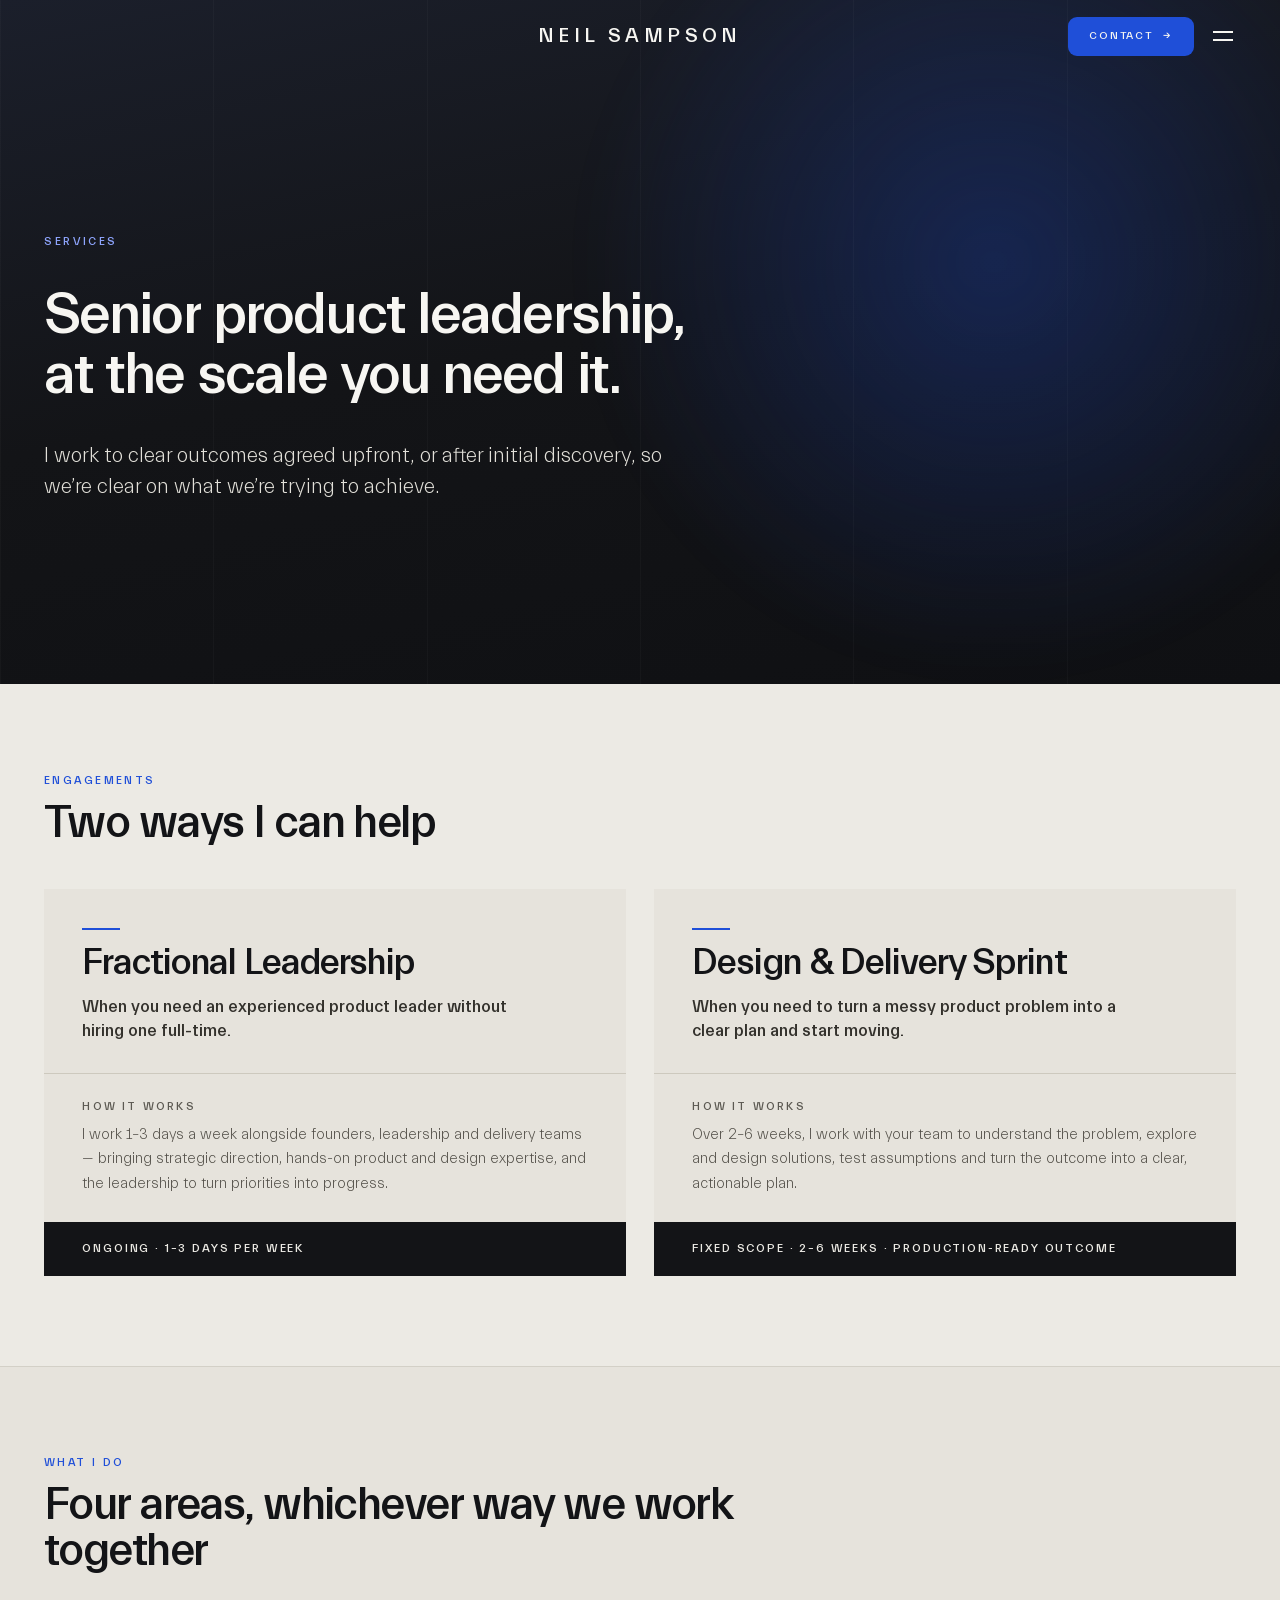
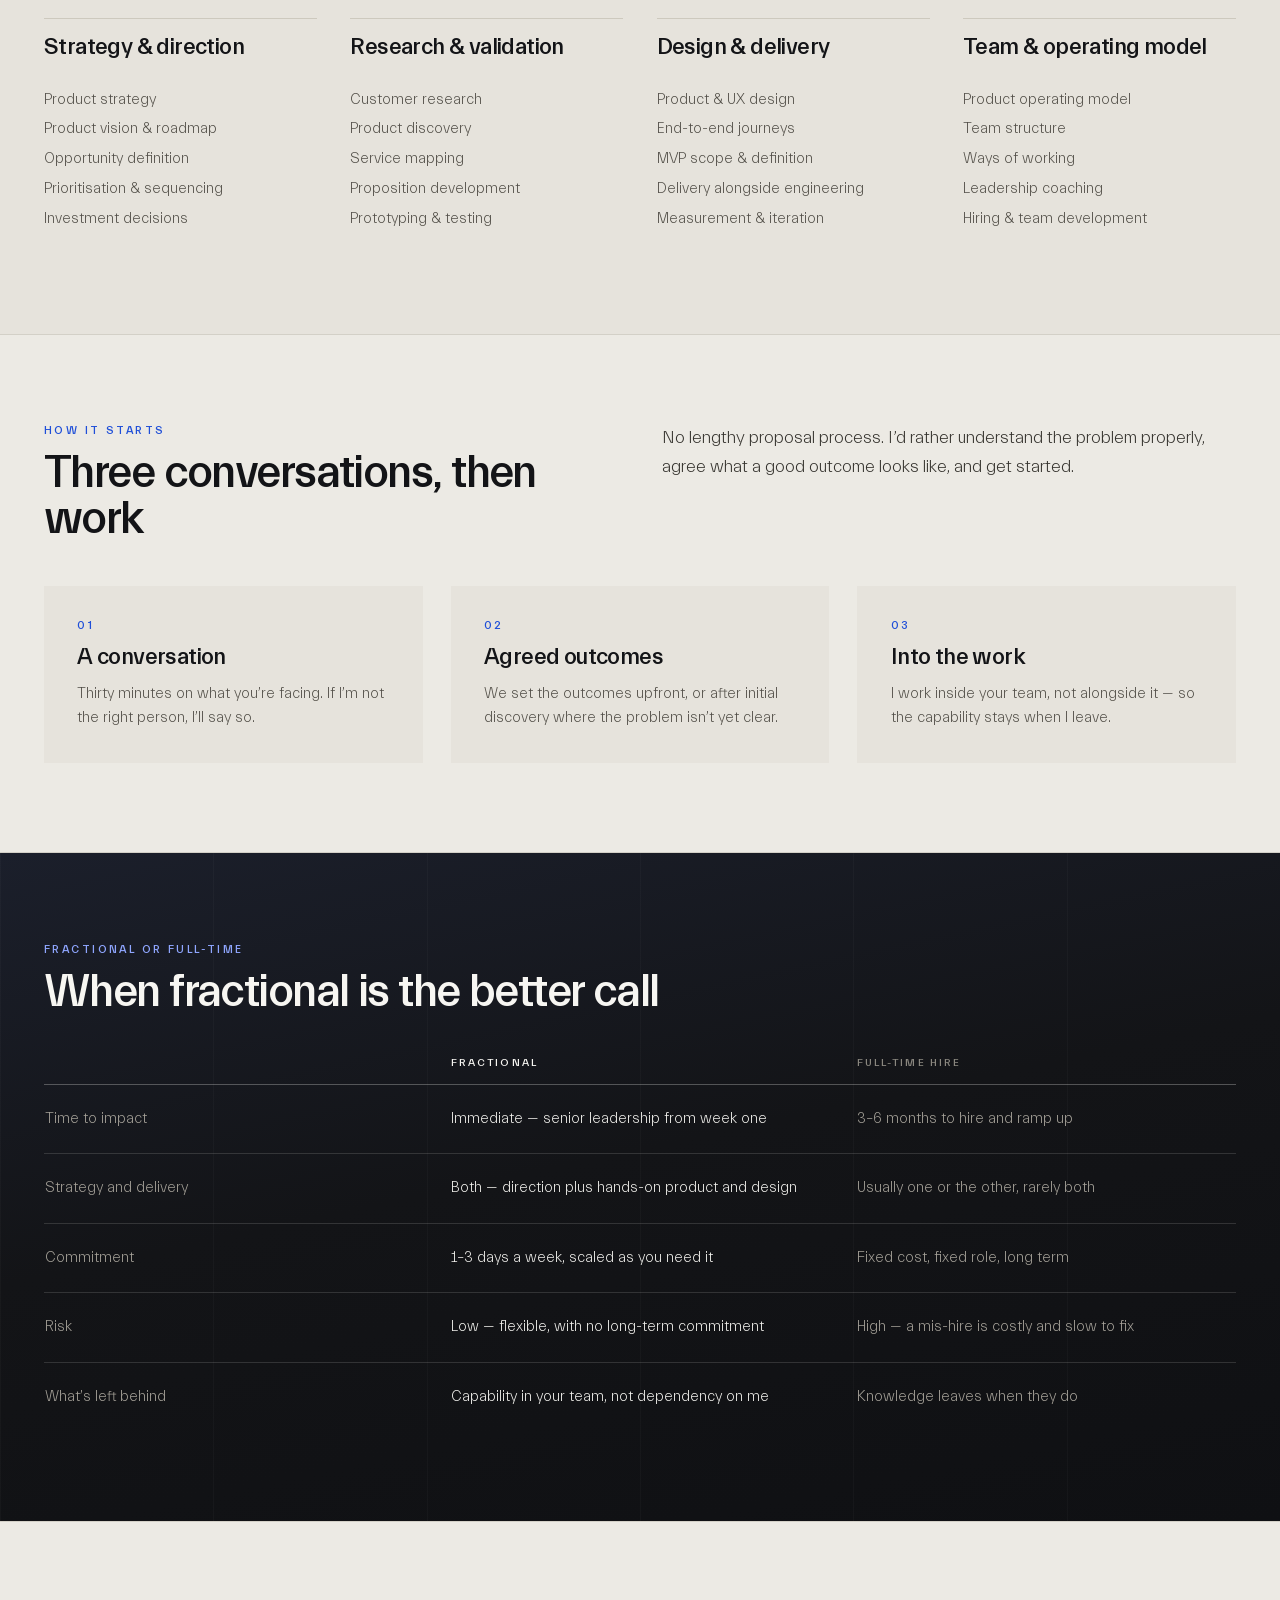
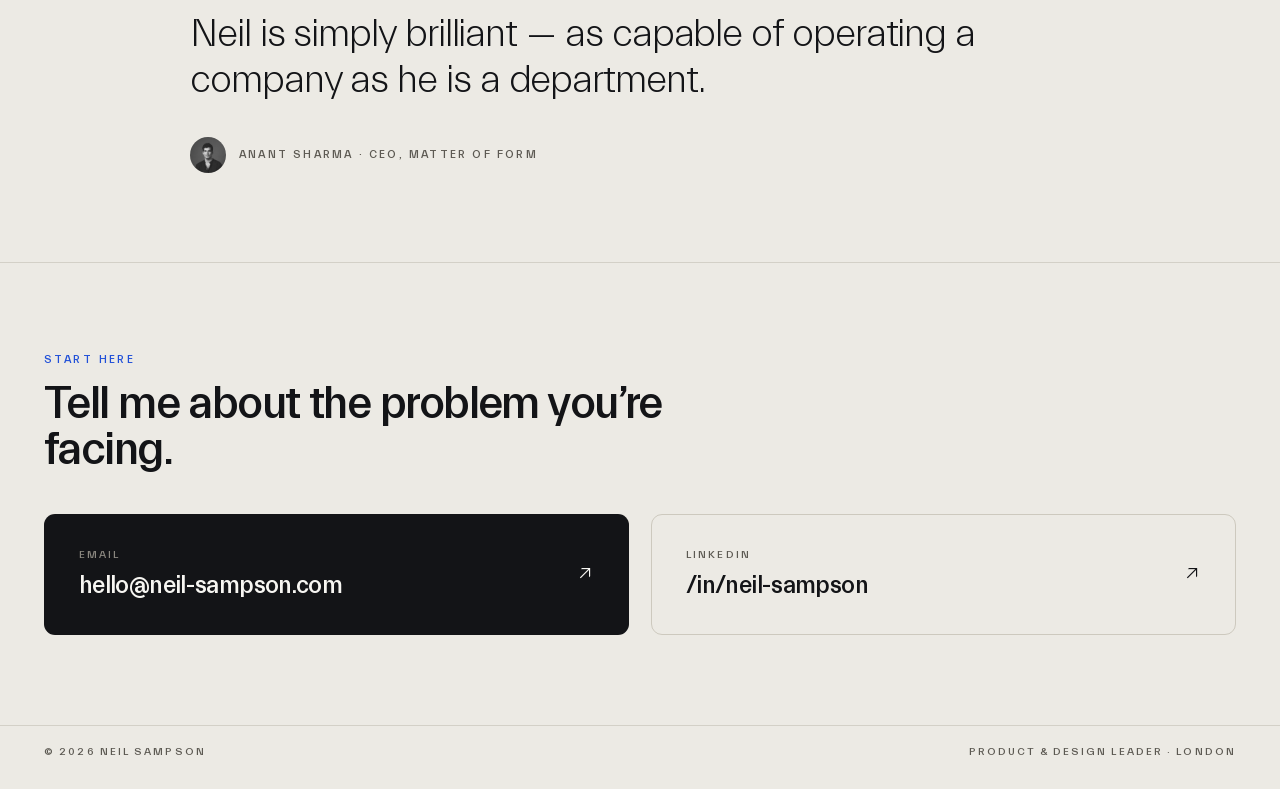
<file: services.html>
<!DOCTYPE html>
<html lang="en">
<head>
<meta charset="utf-8">
<!-- Google tag (gtag.js) -->
<script async src="https://www.googletagmanager.com/gtag/js?id=G-JVE686CDKP"></script>
<script>
  window.dataLayer = window.dataLayer || [];
  function gtag(){dataLayer.push(arguments);}
  gtag('js', new Date());

  gtag('config', 'G-JVE686CDKP');
</script>
<meta name="viewport" content="width=device-width, initial-scale=1">
<title>Fractional design &amp; product services | Neil Sampson</title>
<meta name="description" content="How I work with teams: product strategy, design leadership, service design and capability building, as a fractional lead or a focused engagement.">
<link rel="canonical" href="https://neil-sampson.com/services.html">

<meta property="og:type" content="website">
<meta property="og:site_name" content="Neil Sampson">
<meta property="og:locale" content="en_GB">
<meta property="og:title" content="Fractional design &amp; product services | Neil Sampson">
<meta property="og:description" content="Product strategy, design leadership, service design and capability building.">
<meta property="og:url" content="https://neil-sampson.com/services.html">
<meta name="twitter:card" content="summary_large_image">
<meta name="twitter:title" content="Fractional design &amp; product services | Neil Sampson">
<meta name="twitter:description" content="Product strategy, design leadership, service design and capability building.">
<meta property="og:image" content="https://neil-sampson.com/assets/share-card-partner.jpg">
<meta property="og:image:width" content="1200">
<meta property="og:image:height" content="630">
<meta property="og:image:alt" content="Neil Sampson, product and design partner to health &amp; fitness startups: turn early traction into customers who stay">
<meta name="twitter:image" content="https://neil-sampson.com/assets/share-card-partner.jpg">

<link rel="icon" type="image/png" sizes="32x32" href="assets/favicon-32.png">
<link rel="icon" type="image/png" sizes="16x16" href="assets/favicon-16.png">
<link rel="apple-touch-icon" sizes="180x180" href="assets/favicon-180.png">
<meta name="theme-color" content="#1f4fd8">

<link rel="preconnect" href="https://fonts.googleapis.com">
<link rel="preconnect" href="https://fonts.gstatic.com" crossorigin>
<link rel="stylesheet" href="https://fonts.googleapis.com/css2?family=Space+Grotesk:wght@300;400;500;600;700&display=swap">
<link rel="stylesheet" href="css/site.css">
</head>

<body>

<a class="skip" href="#top">Skip to content</a>

<div data-progress class="progress"></div>

<nav data-nav class="nav">
  <div class="nav__links" id="nav-menu">
    <div class="menu__list">
      <a class="nav__link" href="work.html">Work</a>
      <a class="nav__link" href="why-neil.html">Why Neil?</a>
      <a class="nav__link" href="#contact">Contact</a>
    </div>
    <div class="menu__foot">
      <p>Product &amp; design partner to early stage startups<br>Health &#183; Fitness &#183; Wellbeing</p>
      <p class="menu__contact"><a href="mailto:hello@neil-sampson.com">hello@neil-sampson.com</a><br><a href="https://calendly.com/hello-neilsampson" target="_blank" rel="noopener">Book a Product Clarity Session&#8599;</a></p>
    </div>
  </div>
  <a class="nav__brand" href="index.html">Neil Sampson</a>
  <div class="nav__end">
    <a class="nav__cta" href="#contact"><span>Contact</span><span data-arrow>&#8594;</span></a>
    <button class="nav__toggle" type="button" aria-expanded="false" aria-controls="nav-menu" aria-label="Menu" data-navtoggle><span></span><span></span></button>
  </div>
</nav>

<main>

  <!-- ============================= Hero ============================= -->
  <section id="top" data-hero data-screen-label="Services hero" class="hero hero--inner">
    <div class="hero__glow hero__glow--inner"></div>
    <div class="lit__grid lit__grid--soft"></div>

    <div class="hero__inner">
      <span data-reveal="up" class="hero__eyebrow">Services</span>
      <h1 class="hero__title">
        <span class="mask-line"><span data-reveal="mask" data-delay="120" data-stagger="42">Senior product leadership,</span></span>
        <span class="mask-line"><span data-reveal="mask" data-delay="250" data-stagger="42">at the scale you need it.</span></span>
      </h1>
      <p data-reveal="up" data-delay="420" class="hero__subtitle" style="max-width: 54ch">I work to clear outcomes agreed upfront, or after initial discovery, so we&#8217;re clear on what we&#8217;re trying to achieve.</p>
    </div>
  </section>

  <!-- ========================= Engagements ========================== -->
  <section id="engagements" data-screen-label="Engagements" class="section">
    <div class="inner stack stack--section">
      <div class="stack stack--head">
        <span data-reveal="up" class="label">Engagements</span>
        <h2 data-reveal="up" data-delay="80" class="h2">Two ways I can help</h2>
      </div>

      <div class="engagements">
        <div data-reveal="up" class="engagement">
          <div class="engagement__head">
            <span class="rule"></span>
            <h3 class="engagement__title">Fractional Leadership</h3>
            <p class="engagement__promise">When you need an experienced product leader without hiring one full-time.</p>
          </div>
          <div class="engagement__how">
            <span class="panel-label">How it works</span>
            <p>I work 1&#8211;3 days a week alongside founders, leadership and delivery teams &#8212; bringing strategic direction, hands-on product and design expertise, and the leadership to turn priorities into progress.</p>
          </div>
          <div class="engagement__terms">Ongoing &#183; 1&#8211;3 days per week</div>
        </div>

        <div data-reveal="up" data-delay="120" class="engagement">
          <div class="engagement__head">
            <span class="rule"></span>
            <h3 class="engagement__title">Design &amp; Delivery Sprint</h3>
            <p class="engagement__promise">When you need to turn a messy product problem into a clear plan and start moving.</p>
          </div>
          <div class="engagement__how">
            <span class="panel-label">How it works</span>
            <p>Over 2&#8211;6 weeks, I work with your team to understand the problem, explore and design solutions, test assumptions and turn the outcome into a clear, actionable plan.</p>
          </div>
          <div class="engagement__terms">Fixed scope &#183; 2&#8211;6 weeks &#183; Production-ready outcome</div>
        </div>
      </div>
    </div>
  </section>

  <!-- ========================== Capability ========================== -->
  <section data-screen-label="Capability" class="section section--warm">
    <div class="inner stack stack--section">
      <div class="stack stack--head">
        <span data-reveal="up" class="label">What I do</span>
        <h2 data-reveal="up" data-delay="80" class="h2" style="max-width: 26ch">Four areas, whichever way we work together</h2>
      </div>

      <div class="columns">
        <div data-reveal="up" class="column">
          <h3 class="column__title">Strategy &amp; direction</h3>
          <ul class="column__list">
            <li>Product strategy</li>
            <li>Product vision &amp; roadmap</li>
            <li>Opportunity definition</li>
            <li>Prioritisation &amp; sequencing</li>
            <li>Investment decisions</li>
          </ul>
        </div>

        <div data-reveal="up" data-delay="70" class="column">
          <h3 class="column__title">Research &amp; validation</h3>
          <ul class="column__list">
            <li>Customer research</li>
            <li>Product discovery</li>
            <li>Service mapping</li>
            <li>Proposition development</li>
            <li>Prototyping &amp; testing</li>
          </ul>
        </div>

        <div data-reveal="up" data-delay="140" class="column">
          <h3 class="column__title">Design &amp; delivery</h3>
          <ul class="column__list">
            <li>Product &amp; UX design</li>
            <li>End-to-end journeys</li>
            <li>MVP scope &amp; definition</li>
            <li>Delivery alongside engineering</li>
            <li>Measurement &amp; iteration</li>
          </ul>
        </div>

        <div data-reveal="up" data-delay="210" class="column">
          <h3 class="column__title">Team &amp; operating model</h3>
          <ul class="column__list">
            <li>Product operating model</li>
            <li>Team structure</li>
            <li>Ways of working</li>
            <li>Leadership coaching</li>
            <li>Hiring &amp; team development</li>
          </ul>
        </div>
      </div>
    </div>
  </section>

  <!-- =========================== Process ============================ -->
  <section data-screen-label="Process" class="section">
    <div class="inner stack stack--section">
      <div style="display: grid; grid-template-columns: repeat(auto-fit, minmax(min(100%, 260px), 1fr)); gap: clamp(24px, 3.4vw, 64px); align-items: start">
        <div class="stack stack--head">
          <span data-reveal="up" class="label">How it starts</span>
          <h2 data-reveal="up" data-delay="80" class="h2">Three conversations, then work</h2>
        </div>
        <p data-reveal="up" data-delay="160" class="lede" style="max-width: 58ch">No lengthy proposal process. I&#8217;d rather understand the problem properly, agree what a good outcome looks like, and get started.</p>
      </div>

      <div class="steps">
        <div data-reveal="up" class="step">
          <span class="step__number">01</span>
          <h3 class="step__title">A conversation</h3>
          <p class="step__body">Thirty minutes on what you&#8217;re facing. If I&#8217;m not the right person, I&#8217;ll say so.</p>
        </div>
        <div data-reveal="up" data-delay="80" class="step">
          <span class="step__number">02</span>
          <h3 class="step__title">Agreed outcomes</h3>
          <p class="step__body">We set the outcomes upfront, or after initial discovery where the problem isn&#8217;t yet clear.</p>
        </div>
        <div data-reveal="up" data-delay="160" class="step">
          <span class="step__number">03</span>
          <h3 class="step__title">Into the work</h3>
          <p class="step__body">I work inside your team, not alongside it &#8212; so the capability stays when I leave.</p>
        </div>
      </div>
    </div>
  </section>

  <!-- ========================== Comparison ========================== -->
  <section data-screen-label="Comparison" class="section lit" style="overflow: clip">
    <div class="lit__grid lit__grid--soft"></div>

    <div class="inner" style="position: relative; display: flex; flex-direction: column; gap: clamp(26px, 3.2vw, 44px)">
      <div class="stack stack--head">
        <span data-reveal="up" class="label label--ink">Fractional or full-time</span>
        <h2 data-reveal="up" data-delay="80" class="h2" style="max-width: 26ch">When fractional is the better call</h2>
      </div>

      <table class="compare">
        <caption class="visually-hidden">Fractional leadership compared with a full-time hire</caption>
        <thead>
          <tr>
            <th scope="col"><span class="visually-hidden">Consideration</span></th>
            <th scope="col" class="is-lead">Fractional</th>
            <th scope="col">Full-time hire</th>
          </tr>
        </thead>
        <tbody>
          <tr data-reveal="up">
            <th scope="row">Time to impact</th>
            <td data-label="Fractional">Immediate &#8212; senior leadership from week one</td>
            <td class="is-alt" data-label="Full-time hire">3&#8211;6 months to hire and ramp up</td>
          </tr>
          <tr data-reveal="up" data-delay="60">
            <th scope="row">Strategy and delivery</th>
            <td data-label="Fractional">Both &#8212; direction plus hands-on product and design</td>
            <td class="is-alt" data-label="Full-time hire">Usually one or the other, rarely both</td>
          </tr>
          <tr data-reveal="up" data-delay="120">
            <th scope="row">Commitment</th>
            <td data-label="Fractional">1&#8211;3 days a week, scaled as you need it</td>
            <td class="is-alt" data-label="Full-time hire">Fixed cost, fixed role, long term</td>
          </tr>
          <tr data-reveal="up" data-delay="180">
            <th scope="row">Risk</th>
            <td data-label="Fractional">Low &#8212; flexible, with no long-term commitment</td>
            <td class="is-alt" data-label="Full-time hire">High &#8212; a mis-hire is costly and slow to fix</td>
          </tr>
          <tr data-reveal="up" data-delay="240">
            <th scope="row">What&#8217;s left behind</th>
            <td data-label="Fractional">Capability in your team, not dependency on me</td>
            <td class="is-alt" data-label="Full-time hire">Knowledge leaves when they do</td>
          </tr>
        </tbody>
      </table>
    </div>
  </section>

  <!-- ========================= Testimonial ========================== -->
  <section data-screen-label="Testimonial" class="section" style="padding-block: clamp(52px, 7vw, 110px)">
    <div class="quote-lead">
      <blockquote data-reveal="up">Neil is simply brilliant &#8212; as capable of operating a company as he is a department.</blockquote>
      <div data-reveal="up" data-delay="100" class="quote-lead__attr">
        <img src="assets/images/anant.jpg" alt="">
        <span>Anant Sharma &#183; CEO, Matter Of Form</span>
      </div>
    </div>
  </section>

  <!-- =========================== Contact ============================ -->
  <section id="contact" data-screen-label="Contact" class="section" style="border-bottom: 0">
    <div class="inner contact-chalk">
      <div style="display: flex; flex-direction: column; gap: 14px">
        <span data-reveal="up" class="label">Start here</span>
        <h2 data-reveal="up" data-delay="80" class="h2" style="max-width: 24ch">Tell me about the problem you&#8217;re facing.</h2>
      </div>

      <div class="tiles tiles--chalk">
        <a class="tile tile--ink" href="mailto:hello@neil-sampson.com">
          <span class="tile__text">
            <span class="tile__label">Email</span>
            <span class="tile__value">hello@neil-sampson.com</span>
          </span>
          <span data-arrow class="tile__arrow">&#8599;</span>
        </a>
        <a class="tile tile--outline" href="https://www.linkedin.com/in/neil-sampson">
          <span class="tile__text">
            <span class="tile__label">LinkedIn</span>
            <span class="tile__value">/in/neil-sampson</span>
          </span>
          <span data-arrow class="tile__arrow">&#8599;</span>
        </a>
      </div>
    </div>
  </section>

</main>

<footer class="site-footer">
  <div class="site-footer__inner">
    <span>&#169; 2026 Neil Sampson</span>
    <span>Product &amp; design leader &#183; London</span>
  </div>
</footer>

<script type="module" src="js/page.js"></script>

</body>
</html>
</file>
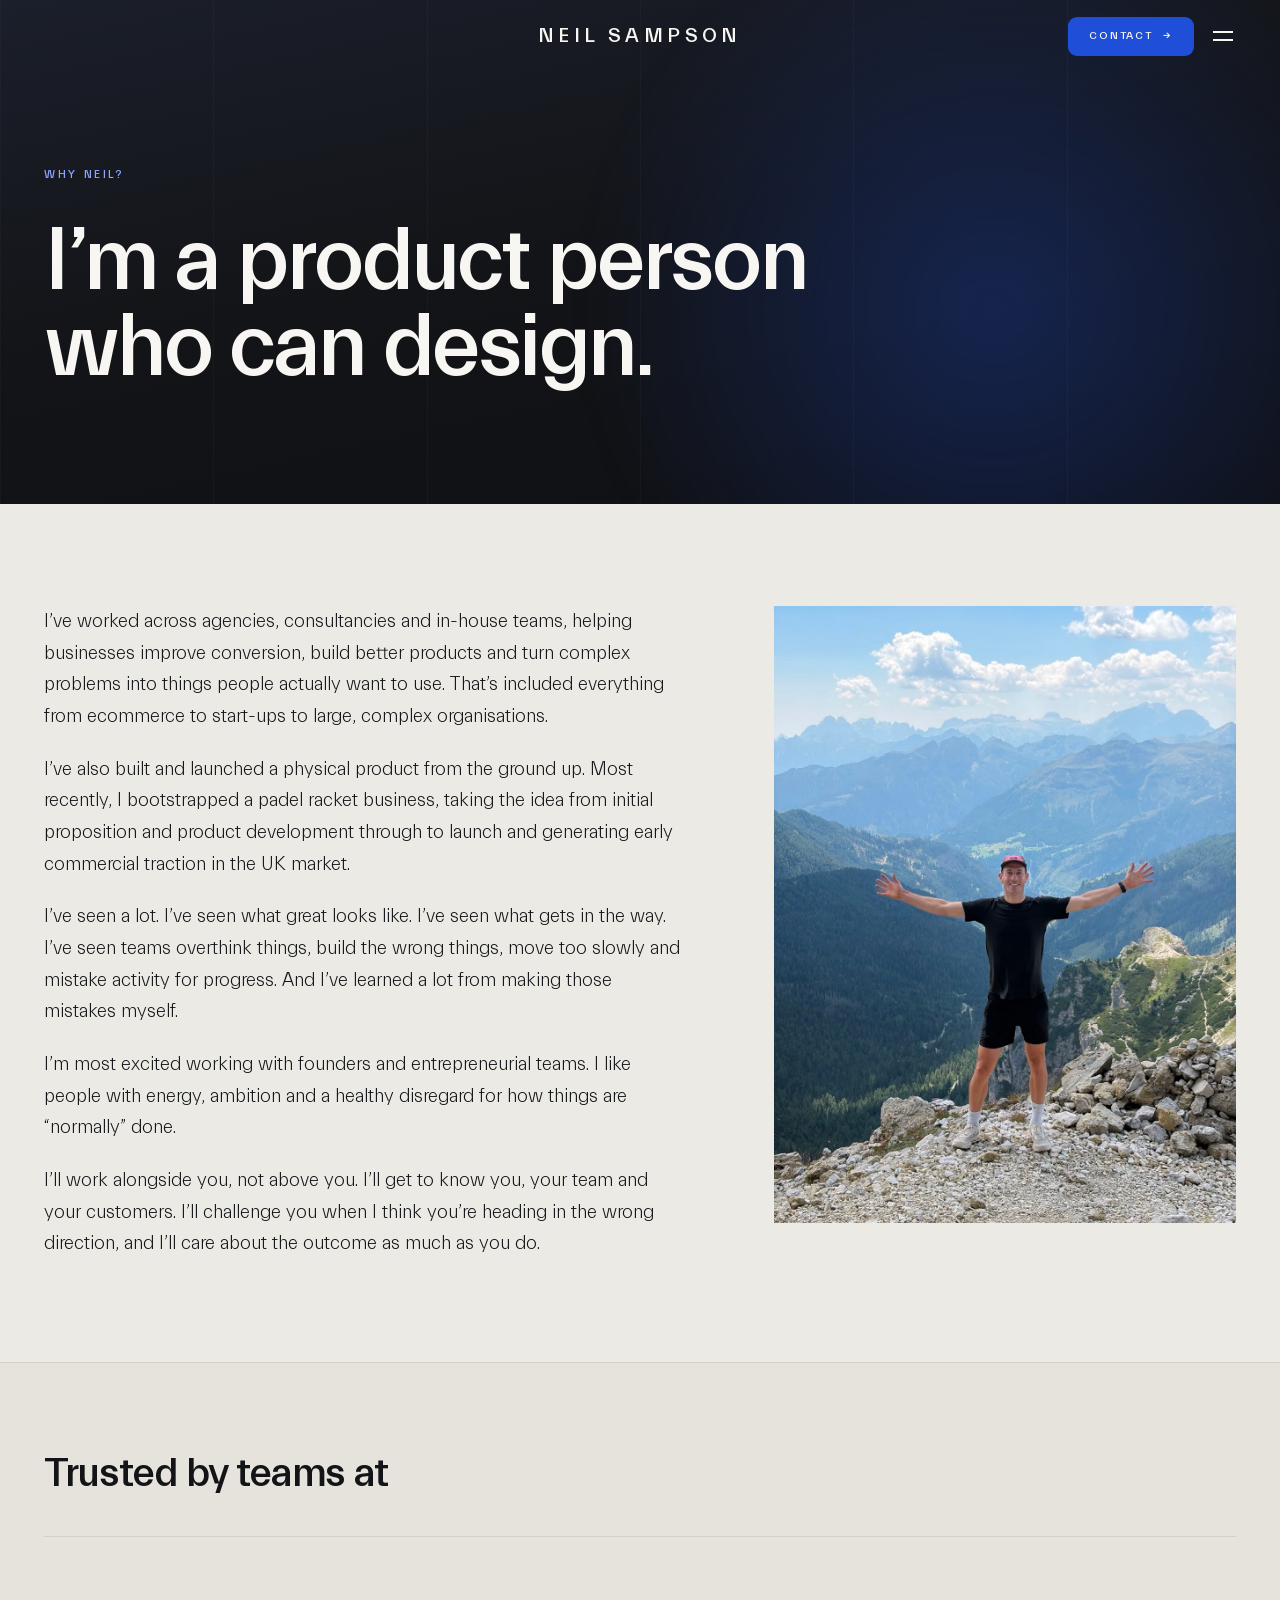
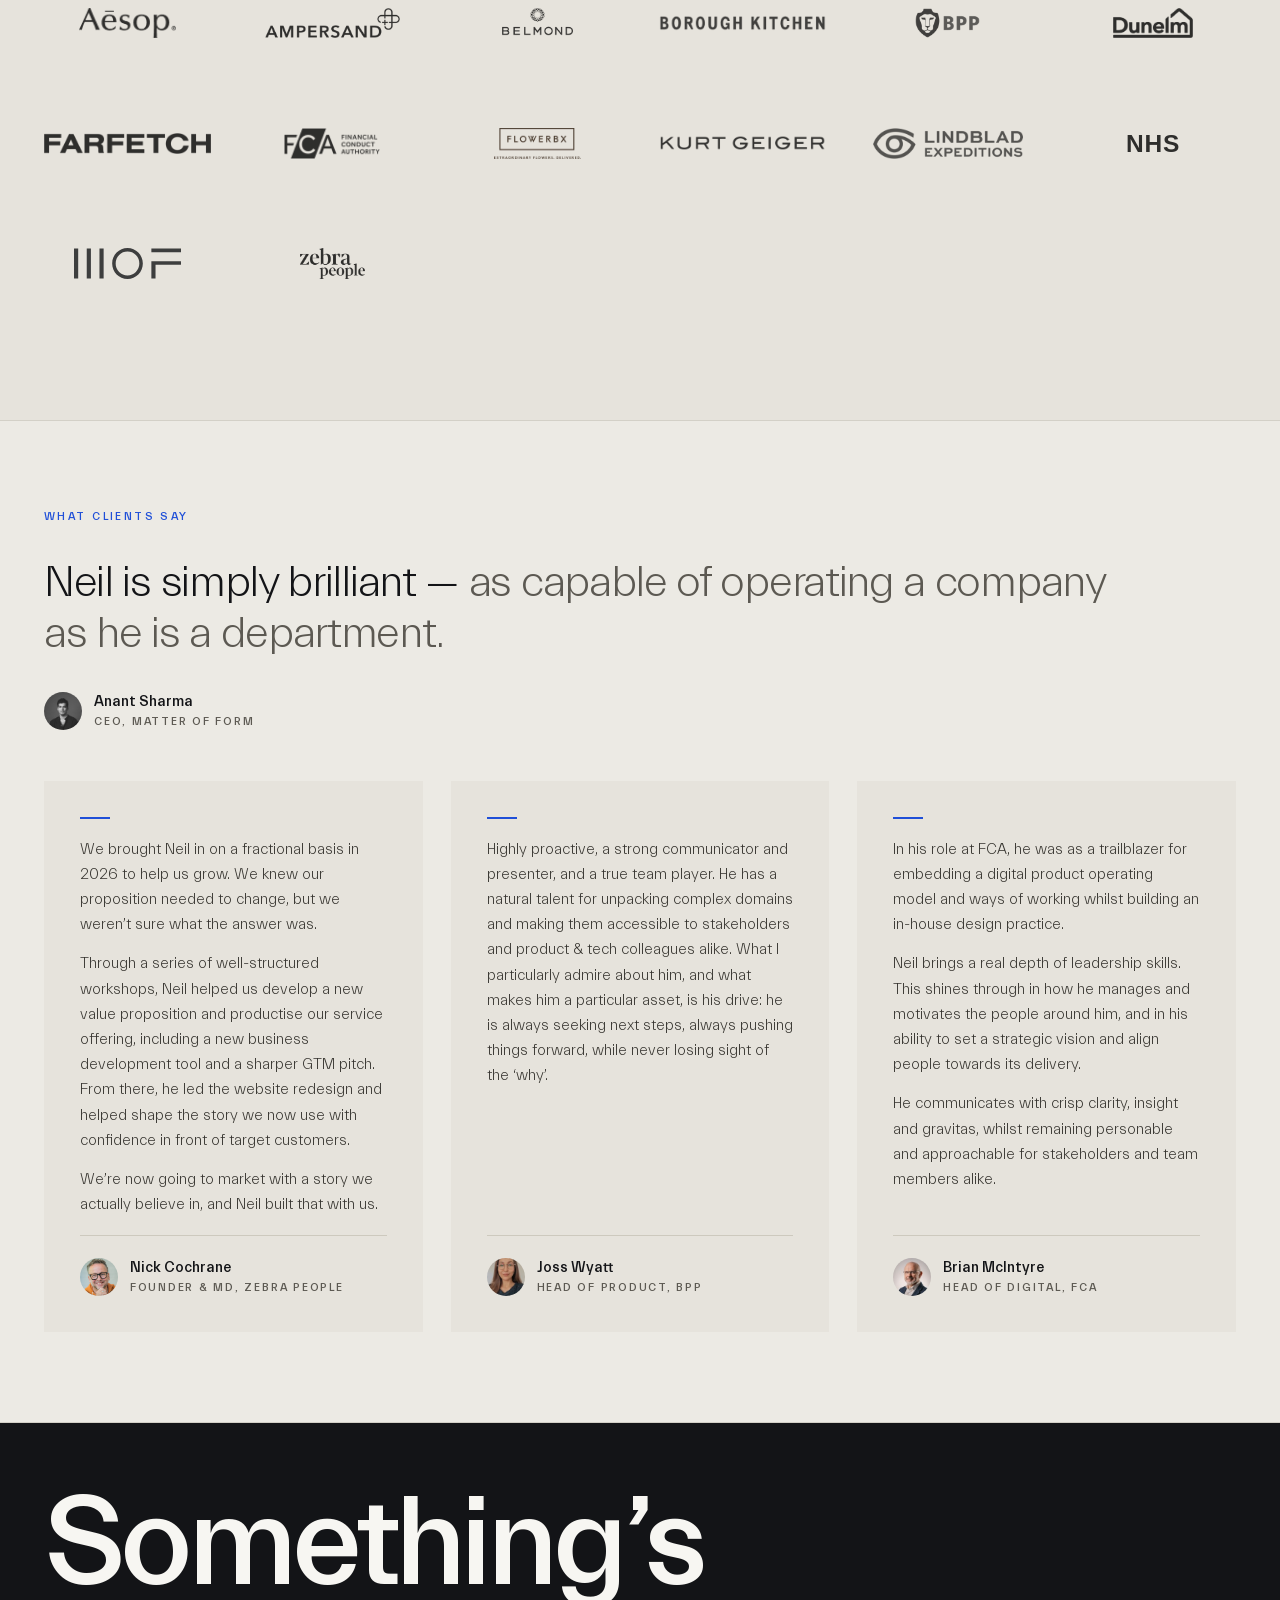
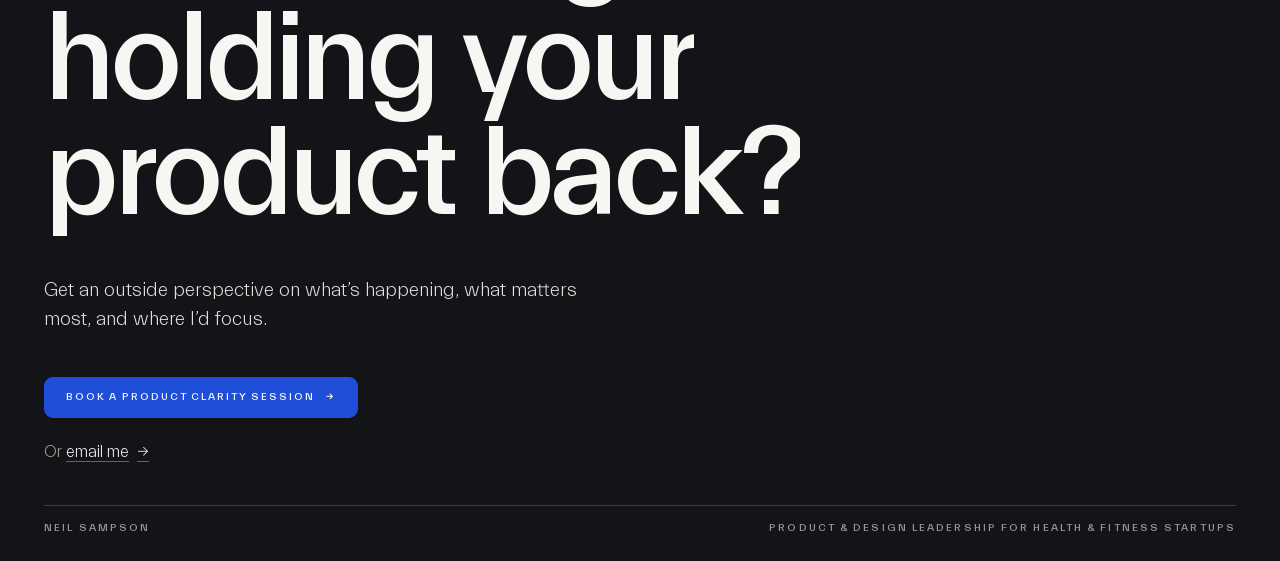
<file: why-neil.html>
<!DOCTYPE html>
<html lang="en">
<head>
<meta charset="utf-8">
<!-- Google tag (gtag.js) -->
<script async src="https://www.googletagmanager.com/gtag/js?id=G-JVE686CDKP"></script>
<script>
  window.dataLayer = window.dataLayer || [];
  function gtag(){dataLayer.push(arguments);}
  gtag('js', new Date());

  gtag('config', 'G-JVE686CDKP');
</script>
<meta name="viewport" content="width=device-width, initial-scale=1">
<title>Why work with me | Neil Sampson</title>
<meta name="description" content="Why founders work with Neil Sampson: a designer by training, twenty years across agencies, consultancies and in-house teams, and a product business built from scratch.">
<link rel="canonical" href="https://neil-sampson.com/why-neil.html">

<meta property="og:type" content="website">
<meta property="og:site_name" content="Neil Sampson">
<meta property="og:locale" content="en_GB">
<meta property="og:title" content="Why work with me | Neil Sampson">
<meta property="og:description" content="Why founders work with Neil Sampson: a designer by training, twenty years across agencies, consultancies and in-house teams, and a product business built from scratch.">
<meta property="og:url" content="https://neil-sampson.com/why-neil.html">
<meta name="twitter:card" content="summary_large_image">
<meta name="twitter:title" content="Why work with me | Neil Sampson">
<meta name="twitter:description" content="Why founders work with Neil Sampson: a designer by training, twenty years across agencies, consultancies and in-house teams, and a product business built from scratch.">
<meta property="og:image" content="https://neil-sampson.com/assets/share-card-partner.jpg">
<meta property="og:image:width" content="1200">
<meta property="og:image:height" content="630">
<meta property="og:image:alt" content="Neil Sampson, product and design partner to health &amp; fitness startups: turn early traction into customers who stay">
<meta name="twitter:image" content="https://neil-sampson.com/assets/share-card-partner.jpg">


<link rel="icon" type="image/png" sizes="32x32" href="assets/favicon-32.png">
<link rel="icon" type="image/png" sizes="16x16" href="assets/favicon-16.png">
<link rel="apple-touch-icon" sizes="180x180" href="assets/favicon-180.png">
<meta name="theme-color" content="#1f4fd8">

<link rel="preconnect" href="https://fonts.googleapis.com">
<link rel="preconnect" href="https://fonts.gstatic.com" crossorigin>
<link rel="stylesheet" href="https://fonts.googleapis.com/css2?family=Space+Grotesk:wght@300;400;500;600;700&display=swap">
<link rel="stylesheet" href="css/site.css">
</head>

<body>

<a class="skip" href="#top">Skip to content</a>

<div data-progress class="progress"></div>

<nav data-nav class="nav">
  <div class="nav__links" id="nav-menu">
    <div class="menu__list">
      <a class="nav__link" href="work.html">Work</a>
      <a class="nav__link" href="why-neil.html" aria-current="page">Why Neil?</a>
      <a class="nav__link" href="#contact">Contact</a>
    </div>
    <div class="menu__foot">
      <p>Product &amp; design partner to early stage startups<br>Health &#183; Fitness &#183; Wellbeing</p>
      <p class="menu__contact"><a href="mailto:hello@neil-sampson.com">hello@neil-sampson.com</a><br><a href="https://calendly.com/hello-neilsampson" target="_blank" rel="noopener">Book a Product Clarity Session&#8599;</a></p>
    </div>
  </div>
  <a class="nav__brand" href="index.html">Neil Sampson</a>
  <div class="nav__end">
    <a class="nav__cta" href="#contact"><span>Contact</span><span data-arrow>&#8594;</span></a>
    <button class="nav__toggle" type="button" aria-expanded="false" aria-controls="nav-menu" aria-label="Menu" data-navtoggle><span></span><span></span></button>
  </div>
</nav>

<main>

  <!-- ============================= Hero ============================= -->
  <section id="top" data-hero data-screen-label="Why hero" class="hero hero--inner hero--why">
    <div class="hero__glow hero__glow--inner"></div>
    <div class="lit__grid lit__grid--soft"></div>

    <div class="hero__inner">
      <span data-reveal="up" class="hero__eyebrow">Why Neil?</span>
      <h1 class="hero__title why__title">
        <span class="mask-line"><span data-reveal="mask" data-delay="120" data-stagger="42">I&#8217;m a product<br class="hero__br"> person<br class="why__br"> who<br class="hero__br"> can design.</span></span>
      </h1>
    </div>
  </section>

  <!-- ============================ Story =============================
       The body in one reading column beside the photo; the hero carries
       the headline. -->
  <article class="feature">
    <section data-screen-label="Story" class="feature__section">
      <div class="feature__body">
        <figure class="feature__figure" data-imgreveal="up">
          <img src="assets/images/why-mountains.jpg" alt="Neil Sampson on a mountain ridge, arms outstretched" width="1050" height="1400" loading="lazy" decoding="async">
        </figure>

        <div class="feature__text">
          <p data-reveal="up">I&#8217;ve worked across agencies, consultancies and in-house teams, helping businesses improve conversion, build better products and turn complex problems into things people actually want to use. That&#8217;s included everything from ecommerce to start-ups to large, complex organisations.</p>
          <p data-reveal="up">I&#8217;ve also built and launched a physical product from the ground up. Most recently, I bootstrapped a padel racket business, taking the idea from initial proposition and product development through to launch and generating early commercial traction in the UK market.</p>
          <p data-reveal="up">I&#8217;ve seen a lot. I&#8217;ve seen what great looks like. I&#8217;ve seen what gets in the way. I&#8217;ve seen teams overthink things, build the wrong things, move too slowly and mistake activity for progress. And I&#8217;ve learned a lot from making those mistakes myself.</p>
          <p data-reveal="up">I&#8217;m most excited working with founders and entrepreneurial teams. I like people with energy, ambition and a healthy disregard for how things are &#8220;normally&#8221; done.</p>
          <p data-reveal="up">I&#8217;ll work alongside you, not above you. I&#8217;ll get to know you, your team and your customers. I&#8217;ll challenge you when I think you&#8217;re heading in the wrong direction, and I&#8217;ll care about the outcome as much as you do.</p>
        </div>
      </div>
    </section>
  </article>

  <!-- ========================== Trusted by ========================== -->
  <section data-screen-label="Trusted by" class="section section--warm">
    <div class="inner" style="display: flex; flex-direction: column; gap: clamp(26px, 3.2vw, 44px)">
      <h2 data-reveal="up" data-delay="80" class="clients__title">Trusted by teams at</h2>

      <div data-reveal="up" data-delay="160" class="clients__grid">
        <div class="clients__logo"><img src="assets/logos/aesop-dark.png" alt="Aesop"></div>
        <div class="clients__logo"><img src="assets/logos/ampersand-dark.png" alt="Ampersand"></div>
        <div class="clients__logo"><img src="assets/logos/belmond.png" alt="Belmond"></div>
        <div class="clients__logo"><img src="assets/logos/borough-kitchen-dark.png" alt="Borough Kitchen"></div>
        <div class="clients__logo"><img src="assets/logos/bpp-dark.png" alt="BPP"></div>
        <div class="clients__logo"><img src="assets/logos/dunelm-dark.png" alt="Dunelm"></div>
        <div class="clients__logo"><img src="assets/logos/farfetch-dark.png" alt="Farfetch"></div>
        <div class="clients__logo"><img src="assets/logos/fca-dark.png" alt="Financial Conduct Authority"></div>
        <div class="clients__logo"><img src="assets/logos/flowerbx.png" alt="Flowerbx"></div>
        <div class="clients__logo"><img src="assets/logos/kurt-geiger-dark.png" alt="Kurt Geiger"></div>
        <div class="clients__logo"><img src="assets/logos/lindblad-dark.png" alt="Lindblad Expeditions"></div>
        <div class="clients__logo"><img src="assets/logos/nhs.svg" alt="NHS"></div>
        <div class="clients__logo"><img src="assets/logos/matter-of-form-dark.svg" alt="Matter Of Form"></div>
        <div class="clients__logo"><img src="assets/logos/zebra-people.png" alt="Zebra People"></div>
      </div>
    </div>
  </section>

  <!-- ========================= Testimonial ========================== -->
  <section data-screen-label="Testimonial" class="section">
    <div class="inner testimonial">
      <div class="testimonial__lead">
        <span data-reveal="up" class="label">What clients say</span>
        <blockquote data-reveal="up" data-delay="80" class="display-quote">Neil is simply brilliant &#8212; <span class="soft">as capable of operating a company as he is a department.</span></blockquote>
        <div data-reveal="up" data-delay="160" class="attr">
          <img src="assets/images/anant.jpg" alt="">
          <span class="attr__text">
            <span class="attr__name">Anant Sharma</span>
            <span class="attr__role">CEO, Matter Of Form</span>
          </span>
        </div>
      </div>

      <div class="quotes">
        <blockquote data-reveal="up" class="quote">
          <span class="rule rule--short"></span>
          <div class="quote__body">
            <p>We brought Neil in on a fractional basis in 2026 to help us grow. We knew our proposition needed to change, but we weren&#8217;t sure what the answer was.</p>
            <p>Through a series of well-structured workshops, Neil helped us develop a new value proposition and productise our service offering, including a new business development tool and a sharper GTM pitch. From there, he led the website redesign and helped shape the story we now use with confidence in front of target customers.</p>
            <p>We&#8217;re now going to market with a story we actually believe in, and Neil built that with us.</p>
          </div>
          <div class="attr">
            <img src="assets/images/nick.jpg" alt="">
            <span class="attr__text">
              <span class="attr__name">Nick Cochrane</span>
              <span class="attr__role">Founder &amp; MD, Zebra People</span>
            </span>
          </div>
        </blockquote>

        <blockquote data-reveal="up" data-delay="120" class="quote">
          <span class="rule rule--short"></span>
          <div class="quote__body">
            <p>Highly proactive, a strong communicator and presenter, and a true team player. He has a natural talent for unpacking complex domains and making them accessible to stakeholders and product &amp; tech colleagues alike. What I particularly admire about him, and what makes him a particular asset, is his drive: he is always seeking next steps, always pushing things forward, while never losing sight of the &#8216;why&#8217;.</p>
          </div>
          <div class="attr">
            <img src="assets/images/joss.png" alt="">
            <span class="attr__text">
              <span class="attr__name">Joss Wyatt</span>
              <span class="attr__role">Head of Product, BPP</span>
            </span>
          </div>
        </blockquote>

        <blockquote data-reveal="up" data-delay="240" class="quote">
          <span class="rule rule--short"></span>
          <div class="quote__body">
            <p>In his role at FCA, he was as a trailblazer for embedding a digital product operating model and ways of working whilst building an in-house design practice.</p>
            <p>Neil brings a real depth of leadership skills. This shines through in how he manages and motivates the people around him, and in his ability to set a strategic vision and align people towards its delivery.</p>
            <p>He communicates with crisp clarity, insight and gravitas, whilst remaining personable and approachable for stakeholders and team members alike.</p>
          </div>
          <div class="attr">
            <img src="assets/images/brian.png" alt="">
            <span class="attr__text">
              <span class="attr__name">Brian McIntyre</span>
              <span class="attr__role">Head of Digital, FCA</span>
            </span>
          </div>
        </blockquote>
      </div>
    </div>
  </section>

  <!-- =========================== Contact ============================ -->
  <section id="contact" data-screen-label="Contact" class="contact">
    <div class="contact__inner">
      <h2 class="contact__title">
        <span class="mask-line"><span data-reveal="mask" data-stagger="64">Something&#8217;s</span></span>
        <span class="mask-line"><span data-reveal="mask" data-delay="140" data-stagger="64">holding your</span></span>
        <span class="mask-line"><span data-reveal="mask" data-delay="280" data-stagger="64">product back?</span></span>
      </h2>
      <p data-reveal="up" data-delay="460" class="contact__lead">Get an outside perspective on what&#8217;s happening, what matters most, and where I&#8217;d focus.</p>

      <div class="contact__actions">
        <a class="cta cta--blue" href="https://calendly.com/hello-neilsampson" target="_blank" rel="noopener noreferrer"><span>Book a Product Clarity Session</span><span data-arrow>&#8594;</span><span class="visually-hidden"> (opens in a new tab)</span></a>
        <p class="contact__alt">Or <a class="contact__email" href="mailto:hello@neil-sampson.com">email me<span data-arrow>&#8594;</span></a></p>
      </div>

      <div class="colophon">
        <span>Neil Sampson</span>
        <span>Product &amp; design leadership for health &amp; fitness startups</span>
      </div>
    </div>
  </section>

</main>

<script type="module" src="js/page.js"></script>

</body>
</html>
</file>
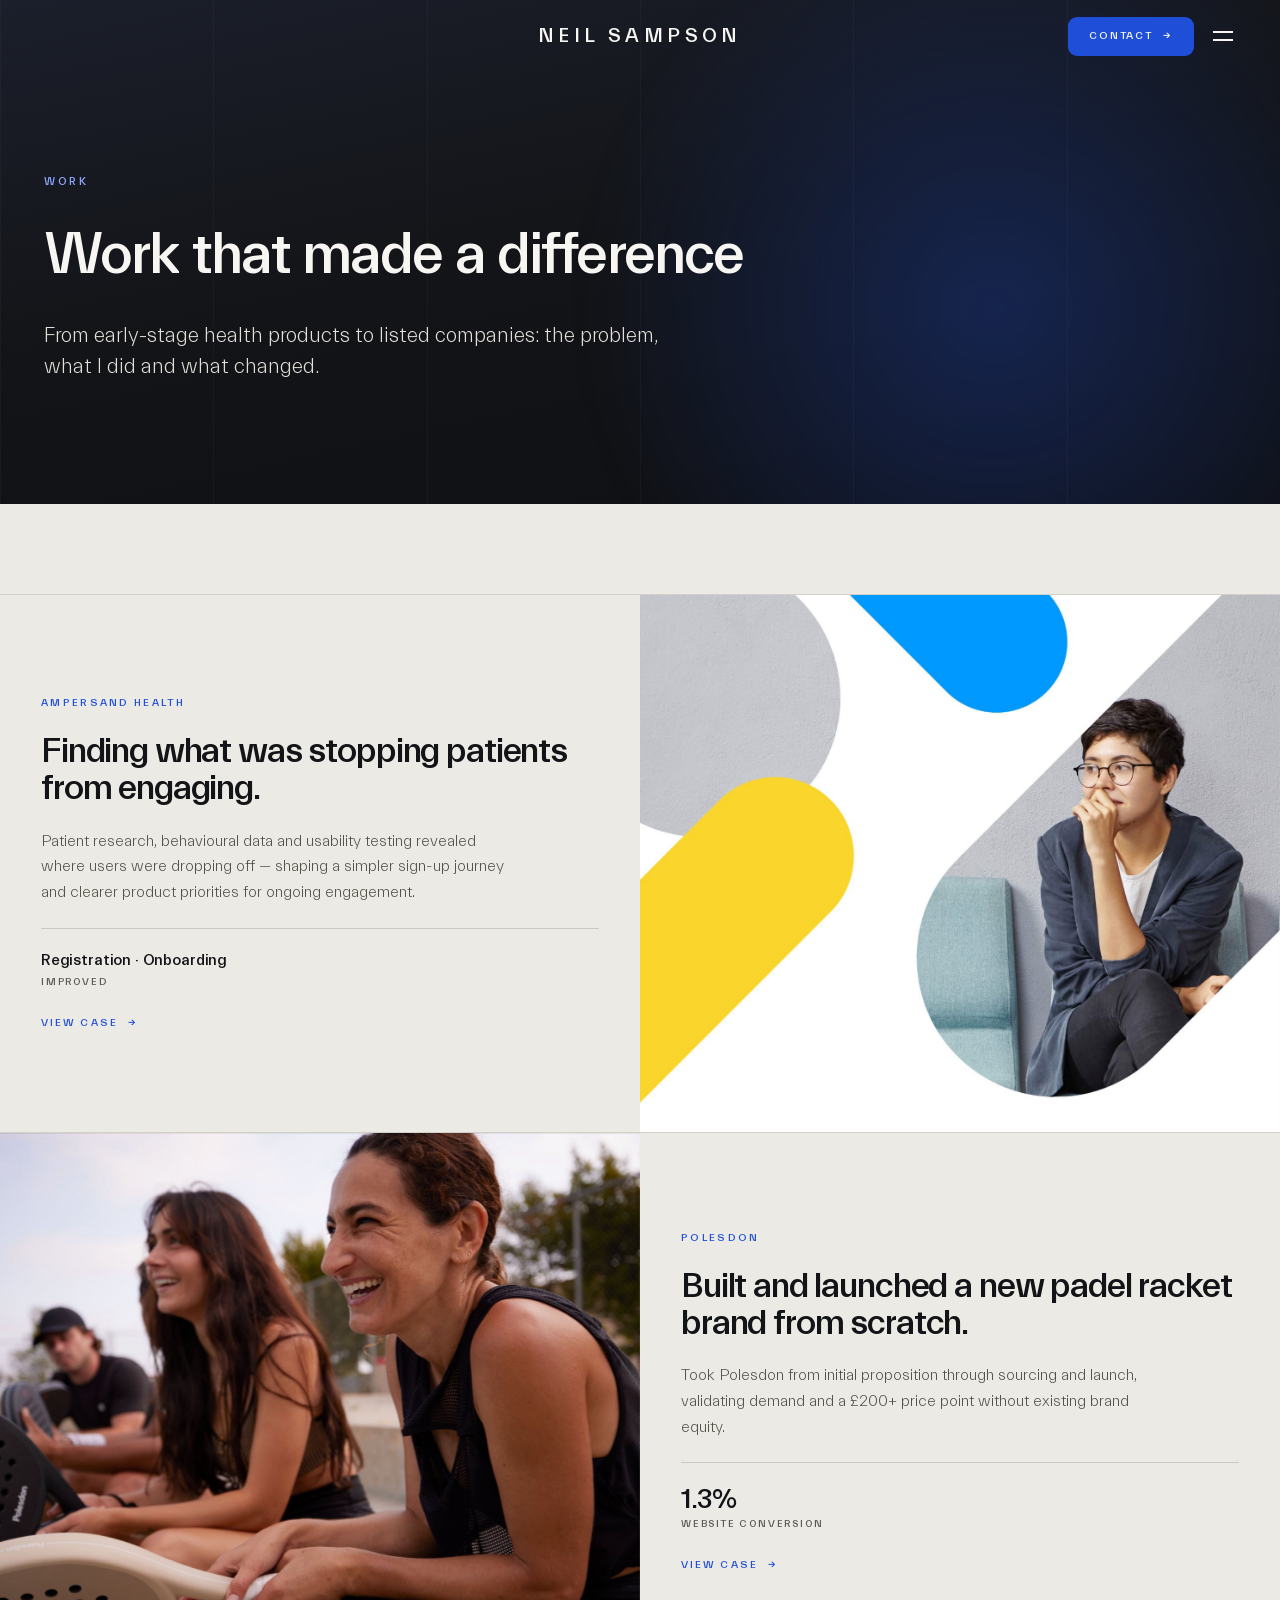
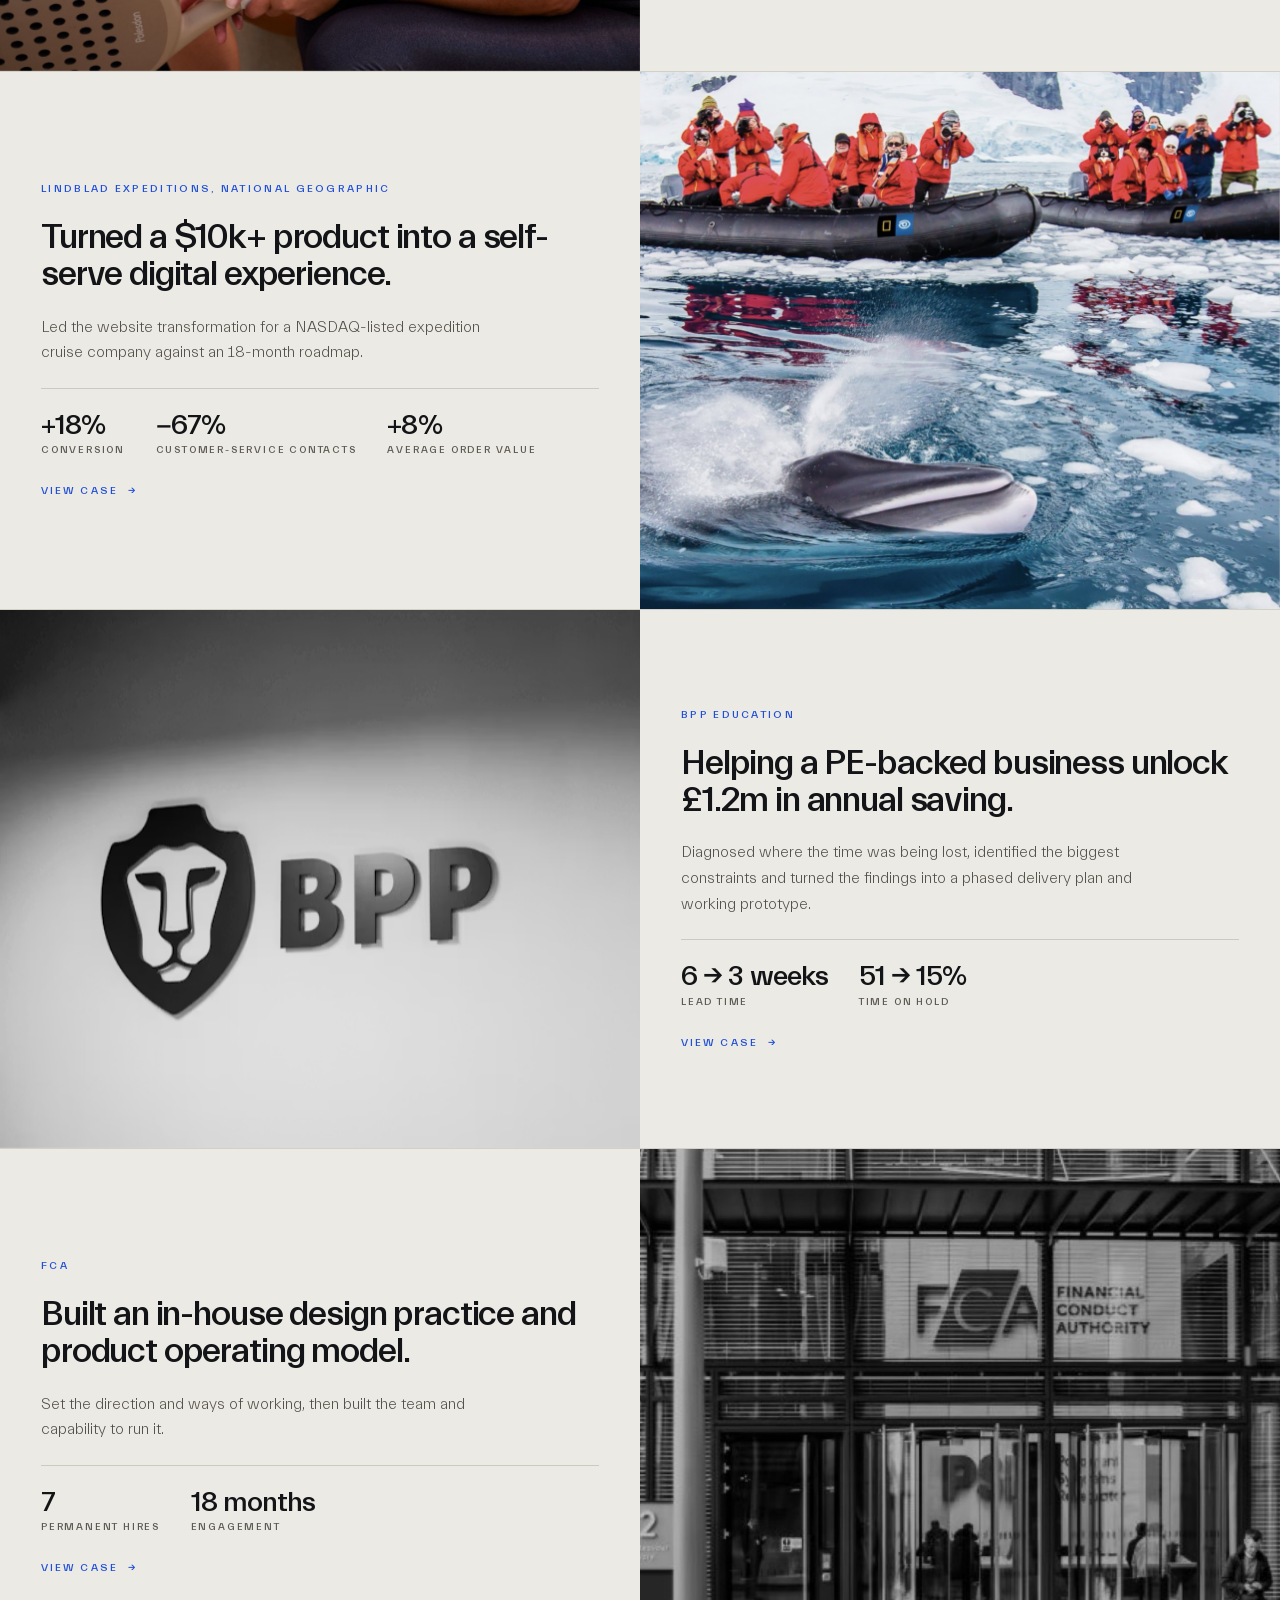
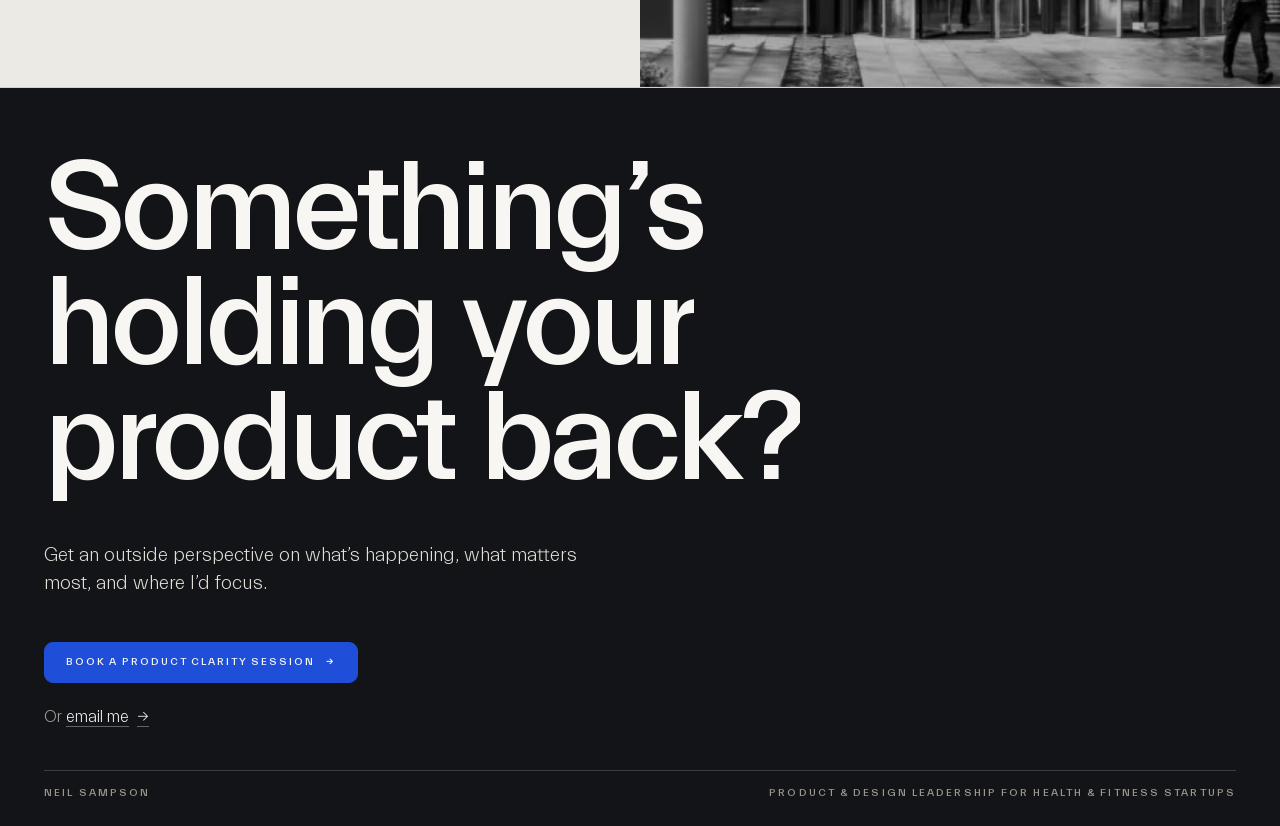
<file: work.html>
<!DOCTYPE html>
<html lang="en">
<head>
<meta charset="utf-8">
<!-- Google tag (gtag.js) -->
<script async src="https://www.googletagmanager.com/gtag/js?id=G-JVE686CDKP"></script>
<script>
  window.dataLayer = window.dataLayer || [];
  function gtag(){dataLayer.push(arguments);}
  gtag('js', new Date());

  gtag('config', 'G-JVE686CDKP');
</script>
<meta name="viewport" content="width=device-width, initial-scale=1">
<title>Work | Neil Sampson</title>
<meta name="description" content="Selected product and design work for health &amp; fitness startups and growing businesses: Ampersand Health, Polesdon, Lindblad Expeditions, BPP and the FCA.">
<link rel="canonical" href="https://neil-sampson.com/work.html">

<meta property="og:type" content="website">
<meta property="og:site_name" content="Neil Sampson">
<meta property="og:locale" content="en_GB">
<meta property="og:title" content="Work | Neil Sampson">
<meta property="og:description" content="Selected product and design work for health &amp; fitness startups and growing businesses: Ampersand Health, Polesdon, Lindblad Expeditions, BPP and the FCA.">
<meta property="og:url" content="https://neil-sampson.com/work.html">
<meta name="twitter:card" content="summary_large_image">
<meta name="twitter:title" content="Work | Neil Sampson">
<meta name="twitter:description" content="Selected product and design work for health &amp; fitness startups and growing businesses: Ampersand Health, Polesdon, Lindblad Expeditions, BPP and the FCA.">
<meta property="og:image" content="https://neil-sampson.com/assets/share-card-partner.jpg">
<meta property="og:image:width" content="1200">
<meta property="og:image:height" content="630">
<meta property="og:image:alt" content="Neil Sampson, product and design partner to health &amp; fitness startups: turn early traction into customers who stay">
<meta name="twitter:image" content="https://neil-sampson.com/assets/share-card-partner.jpg">

<link rel="icon" type="image/png" sizes="32x32" href="assets/favicon-32.png">
<link rel="icon" type="image/png" sizes="16x16" href="assets/favicon-16.png">
<link rel="apple-touch-icon" sizes="180x180" href="assets/favicon-180.png">
<meta name="theme-color" content="#1f4fd8">

<link rel="preconnect" href="https://fonts.googleapis.com">
<link rel="preconnect" href="https://fonts.gstatic.com" crossorigin>
<link rel="stylesheet" href="https://fonts.googleapis.com/css2?family=Space+Grotesk:wght@300;400;500;600;700&display=swap">
<link rel="stylesheet" href="css/site.css">
</head>

<body>

<a class="skip" href="#top">Skip to content</a>

<div data-progress class="progress"></div>

<nav data-nav class="nav">
  <div class="nav__links" id="nav-menu">
    <div class="menu__list">
      <a class="nav__link" href="work.html" aria-current="page">Work</a>
      <a class="nav__link" href="why-neil.html">Why Neil?</a>
      <a class="nav__link" href="#contact">Contact</a>
    </div>
    <div class="menu__foot">
      <p>Product &amp; design partner to early stage startups<br>Health &#183; Fitness &#183; Wellbeing</p>
      <p class="menu__contact"><a href="mailto:hello@neil-sampson.com">hello@neil-sampson.com</a><br><a href="https://calendly.com/hello-neilsampson" target="_blank" rel="noopener">Book a Product Clarity Session&#8599;</a></p>
    </div>
  </div>
  <a class="nav__brand" href="index.html">Neil Sampson</a>
  <div class="nav__end">
    <a class="nav__cta" href="#contact"><span>Contact</span><span data-arrow>&#8594;</span></a>
    <button class="nav__toggle" type="button" aria-expanded="false" aria-controls="nav-menu" aria-label="Menu" data-navtoggle><span></span><span></span></button>
  </div>
</nav>

<main>

  <!-- ============================= Hero ============================= -->
  <section id="top" data-hero data-screen-label="Work hero" class="hero hero--inner hero--why">
    <div class="hero__glow hero__glow--inner"></div>
    <div class="lit__grid lit__grid--soft"></div>

    <div class="hero__inner">
      <span data-reveal="up" class="hero__eyebrow">Work</span>
      <h1 class="hero__title">
        <span class="mask-line"><span data-reveal="mask" data-delay="120" data-stagger="42">Work that made a difference</span></span>
      </h1>
      <p data-reveal="up" data-delay="420" class="hero__subtitle" style="max-width: 54ch">From early-stage health products to listed companies: the problem, what I did and what changed.</p>
    </div>
  </section>

  <!-- ============================= Work ============================= -->
  <section id="work" data-screen-label="Work" class="section section--flush" style="padding-bottom: 0">
    <div class="inner--wide bands">

      <a data-band class="band" href="case-ampersand.html" data-reveal="up">
        <div data-imgreveal="up" class="band__frame">
          <img src="assets/images/ampersand.jpg" alt="">
        </div>
        <div class="band__copy">
          <span class="eyebrow">Ampersand Health</span>
          <h3 class="band__title">Finding what was stopping patients from engaging.</h3>
          <p class="band__summary">Patient research, behavioural data and usability testing revealed where users were dropping off &#8212; shaping a simpler sign-up journey and clearer product priorities for ongoing engagement.</p>
          <div class="stats">
            <span class="stat"><span class="stat__figure stat__figure--text">Registration &#183; Onboarding</span><span class="stat__label">Improved</span></span>
          </div>
          <span class="link" style="margin-top: 6px">View case<span data-arrow>&#8594;</span></span>
        </div>
      </a>

      <a data-band class="band band--flip" href="case-polesdon.html" data-reveal="up">
        <div data-imgreveal="up" class="band__frame">
          <img src="assets/images/polesdon.jpg" alt="">
        </div>
        <div class="band__copy">
          <span class="eyebrow">Polesdon</span>
          <h3 class="band__title">Built and launched a new padel racket brand from scratch.</h3>
          <p class="band__summary">Took Polesdon from initial proposition through sourcing and launch, validating demand and a &#163;200+ price point without existing brand equity.</p>
          <div class="stats">
            <span class="stat"><span class="stat__figure">1.3%</span><span class="stat__label">Website conversion</span></span>
          </div>
          <span class="link" style="margin-top: 6px">View case<span data-arrow>&#8594;</span></span>
        </div>
      </a>

      <a data-band class="band" href="case-lindblad.html" data-reveal="up">
        <div data-imgreveal="up" class="band__frame">
          <img src="assets/images/lindblad.jpg" alt="">
        </div>
        <div class="band__copy">
          <span class="eyebrow">Lindblad Expeditions, National Geographic</span>
          <h3 class="band__title">Turned a $10k+ product into a self-serve digital experience.</h3>
          <p class="band__summary">Led the website transformation for a NASDAQ-listed expedition cruise company against an 18-month roadmap.</p>
          <div class="stats">
            <span class="stat"><span class="stat__figure">+18%</span><span class="stat__label">Conversion</span></span>
            <span class="stat"><span class="stat__figure">&#8722;67%</span><span class="stat__label">Customer-service contacts</span></span>
            <span class="stat"><span class="stat__figure">+8%</span><span class="stat__label">Average order value</span></span>
          </div>
          <span class="link" style="margin-top: 6px">View case<span data-arrow>&#8594;</span></span>
        </div>
      </a>

      <a data-band class="band band--flip" href="case-bpp.html" data-reveal="up">
        <div data-imgreveal="up" class="band__frame">
          <img src="assets/images/bpp-lion.jpg" alt="">
        </div>
        <div class="band__copy">
          <span class="eyebrow">BPP Education</span>
          <h3 class="band__title">Helping a PE-backed business unlock &#163;1.2m in annual saving.</h3>
          <p class="band__summary">Diagnosed where the time was being lost, identified the biggest constraints and turned the findings into a phased delivery plan and working prototype.</p>
          <div class="stats">
            <span class="stat"><span class="stat__figure">6 &#8594; 3 weeks</span><span class="stat__label">Lead time</span></span>
            <span class="stat"><span class="stat__figure">51 &#8594; 15%</span><span class="stat__label">Time on hold</span></span>
          </div>
          <span class="link" style="margin-top: 6px">View case<span data-arrow>&#8594;</span></span>
        </div>
      </a>

      <a data-band class="band" href="case-fca.html" data-reveal="up">
        <div data-imgreveal="up" class="band__frame">
          <img src="assets/images/fca.jpg" alt="">
        </div>
        <div class="band__copy">
          <span class="eyebrow">FCA</span>
          <h3 class="band__title">Built an in-house design practice and product operating model.</h3>
          <p class="band__summary">Set the direction and ways of working, then built the team and capability to run it.</p>
          <div class="stats">
            <span class="stat"><span class="stat__figure">7</span><span class="stat__label">Permanent hires</span></span>
            <span class="stat"><span class="stat__figure">18 months</span><span class="stat__label">Engagement</span></span>
          </div>
          <span class="link" style="margin-top: 6px">View case<span data-arrow>&#8594;</span></span>
        </div>
      </a>

    </div>
  </section>

  <!-- =========================== Contact ============================ -->
  <section id="contact" data-screen-label="Contact" class="contact">
    <div class="contact__inner">
      <h2 class="contact__title">
        <span class="mask-line"><span data-reveal="mask" data-stagger="64">Something&#8217;s</span></span>
        <span class="mask-line"><span data-reveal="mask" data-delay="140" data-stagger="64">holding your</span></span>
        <span class="mask-line"><span data-reveal="mask" data-delay="280" data-stagger="64">product back?</span></span>
      </h2>
      <p data-reveal="up" data-delay="460" class="contact__lead">Get an outside perspective on what&#8217;s happening, what matters most, and where I&#8217;d focus.</p>

      <div class="contact__actions">
        <a class="cta cta--blue" href="https://calendly.com/hello-neilsampson" target="_blank" rel="noopener noreferrer"><span>Book a Product Clarity Session</span><span data-arrow>&#8594;</span><span class="visually-hidden"> (opens in a new tab)</span></a>
        <p class="contact__alt">Or <a class="contact__email" href="mailto:hello@neil-sampson.com">email me<span data-arrow>&#8594;</span></a></p>
      </div>

      <div class="colophon">
        <span>Neil Sampson</span>
        <span>Product &amp; design leadership for health &amp; fitness startups</span>
      </div>
    </div>
  </section>

</main>

<script type="module" src="js/page.js"></script>

</body>
</html>
</file>
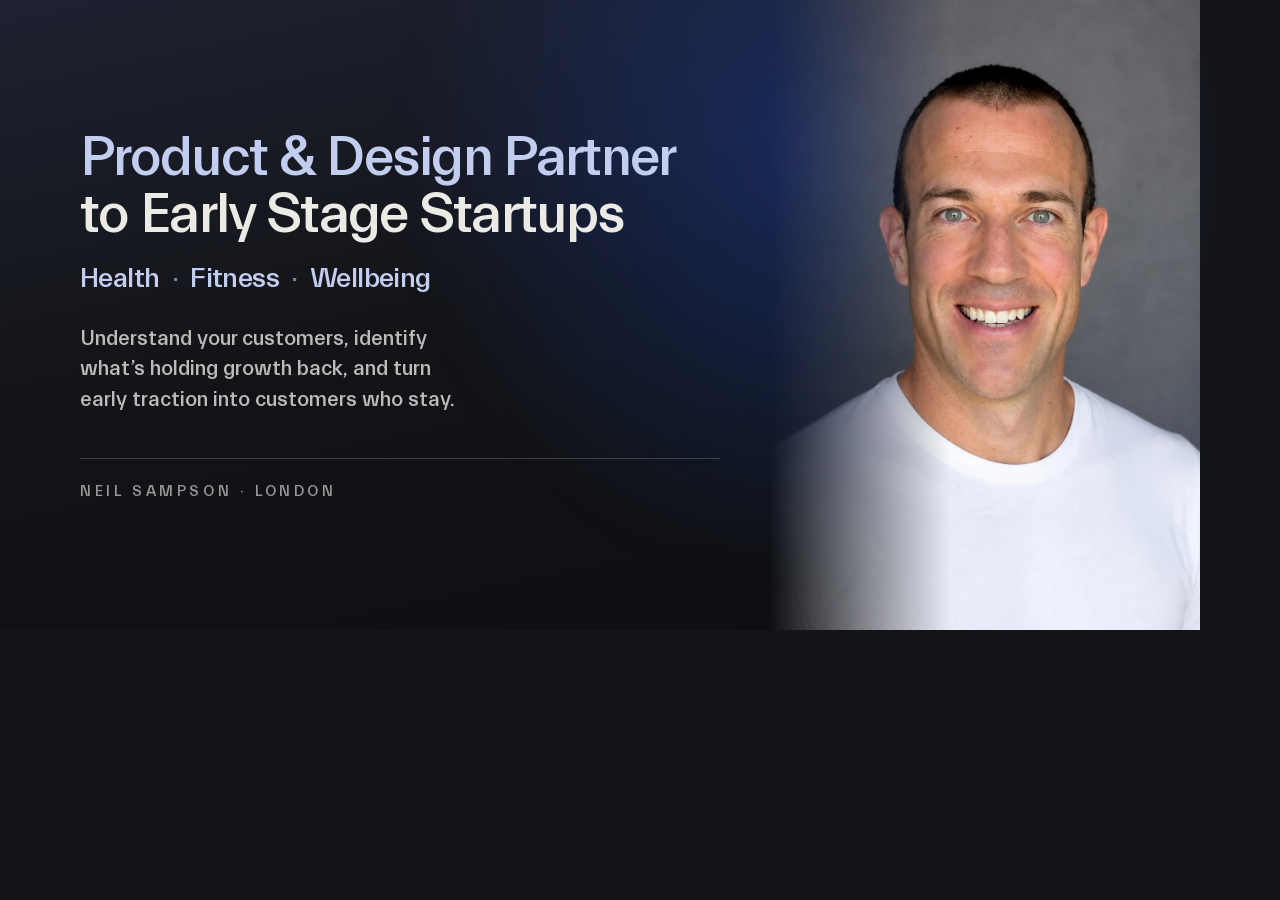
<file: tools/share-card.html>
<!doctype html>
<meta charset="utf-8">
<title>Share card</title>
<!--
  Source for assets/share-card-early-stage.jpg, the Open Graph image.

  It mirrors the homepage hero: the same 168deg ground gradient, the same blue
  glow, Everett from /fonts, and the headline with its first sentence in
  --blue-pale. Edit here, never the JPEG, and regenerate from the repo root:

    "/Applications/Google Chrome.app/Contents/MacOS/Google Chrome" \
      --headless --disable-gpu --hide-scrollbars --force-device-scale-factor=2 \
      --window-size=1200,630 --screenshot=/tmp/card-2x.png \
      "file://$PWD/tools/share-card.html"
    sips -z 630 1200 /tmp/card-2x.png --setProperty format jpeg \
      --setProperty formatOptions 82 --out assets/share-card-early-stage.jpg

  Rendering at 2x and halving keeps the type crisp. Copy the result over
  assets/share-card.jpg, share-card-partner.jpg, share-card-decisions.jpg, share-card-2026.jpg, share-card-clarity.jpg,
  share-card-shape.jpg, share-card-leader.jpg and share-card-founders.jpg too: previews cache by URL,
  so the old names have to keep serving the current picture. When the design changes materially, give it a new filename and
  repoint og:image/twitter:image, or caches will hold the old one.
-->
<style>
  @font-face {
    font-family: 'Everett';
    src: url('../fonts/Everett-Light-8f759ffb.woff') format('woff');
    font-weight: 300 400;
    font-style: normal;
  }
  @font-face {
    font-family: 'Everett';
    src: url('../fonts/Everett-Medium-d8cb7d44.woff') format('woff');
    font-weight: 500 700;
    font-style: normal;
  }

  :root {
    --ink: #131417;
    --ink-lift-hero: #1e2231;
    --ink-deep-hero: #0d0e11;
    --chalk: #eceae4;
    --blue: #1f4fd8;
    --blue-light: #8fa6ff;
    --blue-pale: #c3cdf0;
  }

  * { margin: 0; padding: 0; box-sizing: border-box; }

  html, body { width: 1200px; height: 630px; }

  body {
    position: relative;
    overflow: hidden;
    background: var(--ink);
    font-family: 'Everett', system-ui, sans-serif;
    -webkit-font-smoothing: antialiased;
  }

  /* The hero's own ground gradient and blue glow, at card proportions. */
  .ground {
    position: absolute;
    inset: 0;
    background: linear-gradient(168deg, var(--ink-lift-hero) 0%, var(--ink) 46%, var(--ink-deep-hero) 100%);
  }
  .glow {
    position: absolute;
    top: -46%;
    right: -6%;
    width: 900px;
    aspect-ratio: 1;
    border-radius: 50%;
    background: radial-gradient(circle, rgba(31, 79, 216, .34) 0%, rgba(31, 79, 216, 0) 66%);
    filter: blur(20px);
  }

  /* Masked rather than covered with a scrim: an opaque overlay would paint out
     the ground gradient and the blue glow behind it, leaving a visible box. */
  .portrait {
    position: absolute;
    top: 0;
    right: 0;
    width: 430px;
    height: 630px;
    object-fit: cover;
    object-position: 50% 22%;
    -webkit-mask-image: linear-gradient(90deg, rgba(0, 0, 0, 0) 0%, rgba(0, 0, 0, 1) 42%);
    mask-image: linear-gradient(90deg, rgba(0, 0, 0, 0) 0%, rgba(0, 0, 0, 1) 42%);
  }
  .portrait-wrap { position: absolute; inset: 0; z-index: 1; }

  .inner {
    position: relative;
    z-index: 3;
    height: 100%;
    display: flex;
    flex-direction: column;
    justify-content: center;
    padding: 0 0 0 80px;
    width: 800px;
  }

  .eyebrow {
    font-size: 15px;
    font-weight: 600;
    letter-spacing: .24em;
    text-transform: uppercase;
    color: var(--blue-light);
    margin-bottom: 26px;
  }

  /* Two set lines, echoing the desktop hero. 56px holds the longer,
     "Product & Design Partner", well clear of the portrait. */
  h1 {
    font-size: 56px;
    font-weight: 500;
    line-height: 1.02;
    letter-spacing: -.03em;
    color: var(--chalk);
  }
  h1 em { font-style: normal; color: var(--blue-pale); }

  /* The sectors, a step down from the headline, as on the hero. */
  .sectors {
    margin-top: 18px;
    font-size: 28px;
    font-weight: 500;
    letter-spacing: -.02em;
    color: var(--blue-pale);
  }
  .sectors span { margin: 0 .2em; opacity: .6; }

  .lead {
    margin-top: 28px;
    font-size: 21px;
    font-weight: 500;
    line-height: 1.45;
    color: rgba(236, 234, 228, .78);
    max-width: 40ch;
    text-wrap: balance;
  }

  .rule {
    margin-top: 44px;
    width: 640px;
    height: 1px;
    background: rgba(236, 234, 228, .2);
  }

  /* Short enough now to carry the site's own eyebrow tracking. */
  .colophon {
    margin-top: 24px;
    font-size: 15px;
    font-weight: 600;
    letter-spacing: .24em;
    text-transform: uppercase;
    color: rgba(236, 234, 228, .62);
  }
</style>

<div class="ground"></div>
<div class="glow"></div>

<div class="portrait-wrap">
  <img class="portrait" src="../assets/images/portrait-hero.jpg" alt="">
</div>

<div class="inner">
  <h1><em>Product &amp; Design Partner</em><br>to Early Stage Startups</h1>
  <p class="sectors">Health <span>&#183;</span> Fitness <span>&#183;</span> Wellbeing</p>
  <p class="lead">Understand your customers, identify what&#8217;s holding growth back, and turn early traction into customers who stay.</p>
  <div class="rule"></div>
  <div class="colophon">Neil Sampson &#183; London</div>
</div>
</file>
<file: css/site.css>
/* ==========================================================================
   neil-sampson.com — shared stylesheet

   Layout is fluid throughout: every size is a clamp() and every grid is an
   auto-fit minmax, so columns collapse on their own. The design is
   breakpoint-free by intent and stays that way for layout.

   Five media queries. One is the design's own: prefers-reduced-motion. The
   other four cover what it did not — the nav below 640px, the work bands and
   the comparison table once they collapse to one column, and neutralising
   hover styles on touch. See "Responsive refinements" at the foot of this
   file.
   ========================================================================== */

/* ==========================================================================
   Fonts

   Everett ships in two weights. Light covers 300–400, Medium covers 500–700,
   so the 600 micro-labels and the 700 wordmark resolve to Medium rather than
   to a synthesised bold. Space Grotesk — what the design was drawn in — is
   the fallback and takes over wherever Everett is missing.
   ========================================================================== */

@font-face {
  font-family: 'Everett';
  src: url('../fonts/Everett-Light-8f759ffb.woff') format('woff');
  font-weight: 300 400;
  font-style: normal;
  font-display: swap;
}
@font-face {
  font-family: 'Everett';
  src: url('../fonts/Everett-Medium-d8cb7d44.woff') format('woff');
  font-weight: 500 700;
  font-style: normal;
  font-display: swap;
}

/* ==========================================================================
   Tokens
   ========================================================================== */

:root {
  /* Dark grounds */
  --ink: #131417;
  --ink-deep: #0f1013;
  --ink-lift: #1b1f2b;
  --ink-lift-hero: #1e2231;
  --ink-deep-hero: #0d0e11;

  /* Light grounds */
  --chalk: #eceae4;
  --chalk-warm: #e6e3dc;
  --chalk-panel: #e3e0d8;
  --paper: #f7f6f2;
  --image-bed: #dcd8ce;

  /* Accent */
  --blue: #1f4fd8;
  --blue-light: #8fa6ff;
  --blue-pale: #c3cdf0;

  /* Type colour */
  --body: #33312c;
  --body-muted: #4f4c45;
  --body-strong: #3f3c36;
  --label: #5c5952;
  --body-ink: #e2e0d9;
  --body-ink-soft: #e4e2dc;
  --label-ink: #8a877f;
  --muted-ink: #a8a49b;
  --label-ink-soft: #9b978e;

  /* Rules */
  --hairline: #d3d0c7;
  --hairline-soft: #cdc9be;
  --hairline-ink: rgba(247, 246, 242, .18);
  --hairline-ink-faint: rgba(247, 246, 242, .14);

  /* Layout */
  --max: 1320px;
  --max-wide: 1560px;
  --pad-x: clamp(16px, 4vw, 44px);
  --pad-y: clamp(48px, 7vw, 100px);
  --panel-pad: clamp(24px, 3vw, 42px);
  --gap-tight: clamp(12px, 1.4vw, 20px);
  --gap-loose: clamp(20px, 3vw, 56px);

  /* Radii — only the nav/inline CTAs and contact tiles are ever rounded */
  --r-cta: 9px;
  --r-tile: 11px;

  --ease: cubic-bezier(.16, 1, .3, 1);
  --wipe: cubic-bezier(.76, 0, .24, 1);
}

/* ==========================================================================
   Reset
   ========================================================================== */

*, *::before, *::after { box-sizing: border-box; }

html { scroll-behavior: smooth; }

body {
  margin: 0;
  background: var(--chalk);
  color: var(--ink);
  font-family: 'Everett', 'Space Grotesk', system-ui, sans-serif;
  -webkit-font-smoothing: antialiased;
  overflow-x: clip;
}

h1, h2, h3, h4, p, figure, blockquote, dl, dd { margin: 0; }

a { color: inherit; text-decoration: none; }

img { display: block; max-width: 100%; }

::selection { background: var(--ink); color: var(--chalk); }

:focus-visible { outline: 2px solid var(--blue); outline-offset: 3px; }

.skip {
  position: absolute;
  left: -9999px;
  top: 0;
  z-index: 100;
  padding: 12px 18px;
  background: var(--blue);
  color: var(--paper);
  font-size: 11px;
  font-weight: 600;
  letter-spacing: .18em;
  text-transform: uppercase;
}
.skip:focus { left: 0; }

.visually-hidden {
  position: absolute;
  width: 1px; height: 1px;
  margin: -1px; padding: 0;
  overflow: hidden;
  clip: rect(0 0 0 0);
  white-space: nowrap;
}

/* Word clips for masked headline and quote reveals. The padding/negative
   margin pair keeps the overflow off the descenders. */
.word-clip {
  display: inline-block;
  overflow: hidden;
  vertical-align: bottom;
  padding-bottom: .2em;
  margin-bottom: -.2em;
}
.word { display: inline-block; will-change: transform; }

/* The mask hides the line while it rises. .12em of slack clipped descenders
   on the tightest line-heights at phone sizes, so it carries more; the equal
   negative margin keeps the layout unchanged. */
.mask-line {
  display: block;
  overflow: hidden;
  padding-bottom: .2em;
  margin-bottom: -.2em;
}

/* ==========================================================================
   Type primitives
   ========================================================================== */

.label {
  font-size: 11px;
  font-weight: 600;
  letter-spacing: .22em;
  text-transform: uppercase;
  color: var(--blue);
}
.label--ink { color: var(--blue-light); }

.eyebrow {
  font-size: 10.5px;
  font-weight: 600;
  letter-spacing: .22em;
  text-transform: uppercase;
  color: var(--blue);
}

.h2 {
  font-weight: 500;
  font-size: clamp(28px, 3.6vw, 54px);
  line-height: 1;
  letter-spacing: -.034em;
}

.lede {
  font-size: 17px;
  font-weight: 400;
  line-height: 1.68;
  color: var(--body);
}

.body {
  font-size: 15px;
  line-height: 1.66;
  color: var(--body-strong);
}

.rule {
  display: block;
  width: 38px;
  height: 2px;
  background: var(--blue);
  flex: none;
}
.rule--short { width: 30px; }

/* ==========================================================================
   Section scaffolding
   ========================================================================== */

.section {
  padding: var(--pad-y) var(--pad-x);
  border-bottom: 1px solid var(--hairline);
}
.section--flush { padding-inline: 0; }
.section--warm { background: var(--chalk-warm); }
.section--ink {
  background: var(--ink);
  color: var(--paper);
  border-bottom: 0;
}

.inner { max-width: var(--max); margin: 0 auto; }
.inner--wide { max-width: var(--max-wide); margin: 0 auto; }

.stack { display: flex; flex-direction: column; }
.stack--head { gap: 12px; }
.stack--section { gap: clamp(28px, 3.4vw, 48px); }

/* The lit dark ground: gradient, blue glow, six-column grid overlay. */
.lit {
  position: relative;
  background: linear-gradient(168deg, var(--ink-lift) 0%, var(--ink) 46%, var(--ink-deep) 100%);
  color: var(--paper);
}
.lit__glow {
  position: absolute;
  top: -24%;
  right: -14%;
  width: min(92vw, 900px);
  aspect-ratio: 1;
  border-radius: 50%;
  background: radial-gradient(circle, rgba(31, 79, 216, .34) 0%, rgba(31, 79, 216, 0) 66%);
  filter: blur(18px);
  pointer-events: none;
}
.lit__grid {
  position: absolute;
  inset: 0;
  opacity: .5;
  pointer-events: none;
  background-image: repeating-linear-gradient(to right,
    rgba(247, 246, 242, .06) 0 1px,
    transparent 1px calc(100% / 6));
}

/* ==========================================================================
   Progress bar
   ========================================================================== */

.progress {
  position: fixed;
  top: 0;
  left: 0;
  z-index: 60;
  width: 100%;
  height: 2px;
  background: var(--blue);
  transform: scaleX(0);
  transform-origin: 0 50%;
}

/* ==========================================================================
   Nav

   Two states crossfading over 450ms, held in custom properties so background,
   border, blur, type colour and wordmark size all turn together.
   ========================================================================== */

.nav {
  position: sticky;
  top: 0;
  z-index: 50;
  display: grid;
  grid-template-columns: 1fr auto 1fr;
  align-items: center;
  gap: 20px;
  padding: 15px var(--pad-x);

  --nav-bg: transparent;
  --nav-line: transparent;
  --nav-blur: none;
  --nav-ink: var(--paper);
  --brand-size: 20px;

  background: var(--nav-bg);
  border-bottom: 1px solid var(--nav-line);
  backdrop-filter: var(--nav-blur);
  -webkit-backdrop-filter: var(--nav-blur);
  transition: background-color .45s ease, border-color .45s ease;
}

.nav.is-scrolled {
  --nav-bg: rgba(236, 234, 228, .94);
  --nav-line: var(--hairline);
  --nav-blur: blur(14px);
  --nav-ink: var(--ink);
  --brand-size: 15px;
}

/* The menu is a full-bleed takeover. The panel wipes down from the top of
   the screen behind the nav bar, which stays on top with the wordmark, the
   CTA and the close button; the links then rise in one after another. Shut,
   it is clipped away and hidden, so nothing in it can take focus. */
.nav__links {
  position: fixed;
  inset: 0;
  z-index: -1;
  display: flex;
  flex-direction: column;
  justify-content: space-between;
  gap: 40px;
  padding: calc(var(--nav-h, 62px) + clamp(32px, 9vh, 120px)) var(--pad-x) clamp(24px, 4vh, 40px);
  background: var(--chalk);
  color: var(--ink);
  overflow-y: auto;
  visibility: hidden;
  clip-path: inset(0 0 100% 0);
  transition: clip-path .75s var(--wipe), visibility 0s .75s;
}
.nav.is-open .nav__links {
  visibility: visible;
  clip-path: inset(0);
  transition: clip-path .75s var(--wipe), visibility 0s 0s;
}

.menu__list { display: flex; flex-direction: column; align-items: flex-start; }

.nav__link {
  font-size: clamp(44px, 7.4vw, 112px);
  font-weight: 500;
  line-height: 1.04;
  letter-spacing: -.035em;
  color: var(--ink);
  opacity: 0;
  transform: translateY(.4em);
  transition: color .3s ease, opacity .3s ease, transform .3s ease;
}
.nav__link:hover { color: var(--blue); }
.nav.is-open .nav__link {
  opacity: 1;
  transform: none;
  transition: color .3s ease, opacity .6s ease .32s, transform .8s var(--ease) .32s;
}
.nav.is-open .nav__link:nth-child(2) { transition-delay: 0s, .4s, .4s; }
.nav.is-open .nav__link:nth-child(3) { transition-delay: 0s, .48s, .48s; }

.menu__foot {
  display: flex;
  justify-content: space-between;
  align-items: flex-end;
  gap: 24px;
  padding-top: 18px;
  border-top: 1px solid var(--hairline);
  font-size: 13px;
  line-height: 1.6;
  color: var(--body-muted);
  opacity: 0;
  transition: opacity .3s ease;
}
.nav.is-open .menu__foot { opacity: 1; transition: opacity .6s ease .6s; }
.menu__contact { text-align: right; }
.menu__contact a { color: var(--ink); }
.menu__contact a:hover { color: var(--blue); }

/* With the page behind the menu locked, nothing scrolls under it. */
html.menu-open { overflow: hidden; }

@media (prefers-reduced-motion: reduce) {
  .nav__links,
  .nav.is-open .nav__links { clip-path: none; transition: opacity .2s ease, visibility 0s .2s; opacity: 0; }
  .nav.is-open .nav__links { opacity: 1; transition: opacity .2s ease, visibility 0s 0s; }
  .nav__link,
  .nav.is-open .nav__link { transform: none; transition: none; opacity: 1; }
  .menu__foot,
  .nav.is-open .menu__foot { opacity: 1; transition: none; }
}

/* The wordmark sits in the middle column; the left column stays empty so it
   holds the centre while the CTA and menu button share the right. */
.nav__brand {
  grid-column: 2;
  grid-row: 1;
  justify-self: center;
  white-space: nowrap;
  font-size: var(--brand-size);
  font-weight: 700;
  letter-spacing: .22em;
  text-transform: uppercase;
  color: var(--nav-ink);
  transition: color .45s ease, font-size .45s ease;
}

.nav__end { grid-column: 3; grid-row: 1; display: flex; align-items: center; justify-content: flex-end; gap: 8px; }

/* Open, the bar turns clear over the panel, in ink. It drops its blur too:
   a backdrop-filter would make the bar the containing block of the fixed
   panel and shrink it to the bar's height. */
.nav.is-open {
  --nav-bg: transparent;
  --nav-line: transparent;
  --nav-blur: none;
  --nav-ink: var(--ink);
}

/* Two bars that cross when the menu opens; 42px square keeps the tap target
   generous beside the CTA. */
.nav__toggle {
  position: relative;
  display: block;
  flex: none;
  width: 42px;
  height: 42px;
  margin-right: -8px;
  padding: 0;
  border: 0;
  background: none;
  color: var(--nav-ink);
  cursor: pointer;
  transition: color .45s ease;
}
.nav__toggle span {
  position: absolute;
  left: 11px;
  right: 11px;
  height: 2px;
  background: currentColor;
  transition: transform .3s var(--ease);
}
.nav__toggle span:first-child { top: 16px; }
.nav__toggle span:last-child { top: 24px; }
.nav.is-open .nav__toggle span:first-child { transform: translateY(4px) rotate(45deg); }
.nav.is-open .nav__toggle span:last-child { transform: translateY(-4px) rotate(-45deg); }

.nav__cta {
  display: inline-flex;
  align-items: center;
  gap: 10px;
  padding: 13px 21px;
  border-radius: var(--r-cta);
  background: var(--blue);
  color: var(--paper);
  font-size: 10.5px;
  font-weight: 600;
  letter-spacing: .18em;
  text-transform: uppercase;
  white-space: nowrap;
  transition: background .35s ease, color .35s ease;
}
.nav__cta:hover { background: var(--ink); color: var(--paper); }

/* Mobile: three columns will not fit below ~640px. Wordmark left at its
   scrolled size, CTA and menu button right, and the panel runs full width. */
@media (max-width: 640px) {
  .nav { grid-template-columns: auto auto; gap: 12px; }
  .nav__brand { grid-column: 1; justify-self: start; --brand-size: 15px; }
  .nav__end { grid-column: 2; }
  .nav.is-open { --brand-size: 15px; }

  .menu__foot { flex-direction: column; align-items: flex-start; }
  .menu__contact { text-align: left; }

  /* 14px block padding keeps the tap target near 40px tall; at 11px it was 34. */
  .nav__cta { gap: 8px; padding: 14px 14px; font-size: 10px; letter-spacing: .1em; }

  /* Below ~400px the wordmark and the CTA stop fitting side by side at their
     designed tracking. Both keep their copy and shed letter-spacing instead,
     which costs far less than wrapping the button or dropping the label. */
  .nav__brand { letter-spacing: clamp(.09em, .52vw, .22em); }
  .nav__cta {
    gap: clamp(6px, 1.6vw, 8px);
    padding-inline: clamp(10px, 3vw, 14px);
    font-size: clamp(9px, 2.7vw, 10px);
    letter-spacing: clamp(.03em, .28vw, .1em);
  }
}

/* ==========================================================================
   Buttons
   ========================================================================== */

.cta {
  align-self: flex-start;
  display: inline-flex;
  align-items: center;
  gap: 11px;
  padding: 13px 21px;
  border-radius: var(--r-cta);
  border: 1px solid transparent;
  font-size: 10.5px;
  font-weight: 600;
  letter-spacing: .18em;
  text-transform: uppercase;
  transition: background .35s ease, border-color .35s ease, color .35s ease;
}

/* Outlined, on a dark ground */
.cta--outline-ink {
  border-color: rgba(247, 246, 242, .5);
  color: var(--paper);
}
.cta--outline-ink:hover {
  background: var(--paper);
  border-color: var(--paper);
  color: var(--ink);
}


/* Quiet inline link, blue, with an arrow */
.link {
  display: inline-flex;
  align-items: center;
  gap: 10px;
  font-size: 10.5px;
  font-weight: 600;
  letter-spacing: .2em;
  text-transform: uppercase;
  color: var(--blue);
}

/* ==========================================================================
   Hero

   100svh so mobile browser chrome cannot push content below the fold. Top and
   bottom padding come from the nav's measured height at runtime, so centring
   stays true as the type loads.
   ========================================================================== */

.hero {
  position: relative;
  display: flex;
  align-items: center;
  height: 100svh;
  /* Runs under the transparent nav, which is sticky and so holds its own space
     in flow. --nav-h is the nav's measured height, written at runtime. */
  margin-top: calc(-1 * var(--nav-h, 62px));
  padding: calc(var(--nav-h, 62px) + 28px) var(--pad-x);
  background: var(--ink);
  color: var(--paper);
  overflow: clip;
}

.hero__ground {
  position: absolute;
  inset: 0;
  z-index: 0;
  background: linear-gradient(168deg, var(--ink-lift-hero) 0%, var(--ink) 46%, var(--ink-deep-hero) 100%);
}


.hero__glow {
  position: absolute;
  top: -22%;
  right: -14%;
  z-index: 0;
  width: min(94vw, 920px);
  aspect-ratio: 1;
  border-radius: 50%;
  background: radial-gradient(circle, rgba(31, 79, 216, .34) 0%, rgba(31, 79, 216, 0) 66%);
  filter: blur(20px);
  pointer-events: none;
}

/* Fixed diagonal scrim rather than one tuned to a single frame, so contrast
   holds wherever the loop happens to be. */
.hero__scrim {
  position: absolute;
  inset: 0;
  z-index: 1;
  background: linear-gradient(105deg,
    rgba(19, 20, 23, .86) 0%,
    rgba(19, 20, 23, .62) 55%,
    rgba(19, 20, 23, .78) 100%);
}

.hero__inner {
  position: relative;
  z-index: 2;
  width: 100%;
  max-width: var(--max);
  margin: 0 auto;
  display: flex;
  flex-direction: column;
  gap: clamp(20px, 2.8vw, 34px);
}

.hero__title {
  font-weight: 500;
  font-size: clamp(40px, 4.6vw, 72px);
  line-height: 1.02;
  letter-spacing: -.032em;
  max-width: 26ch;
}


.hero__subtitle {
  font-size: clamp(16px, 1.6vw, 22px);
  font-weight: 400;
  line-height: 1.5;
  color: var(--body-ink);
  max-width: 52ch;
}

.cue {
  position: absolute;
  z-index: 2;
  left: var(--pad-x);
  bottom: clamp(20px, 3vw, 38px);
  display: flex;
  align-items: center;
  gap: 14px;
  opacity: 0;
  transition: opacity .9s ease .8s;
}
.cue.is-in { opacity: 1; }
.cue.is-past { opacity: 0; transition: opacity .4s ease; }

.cue__track {
  position: relative;
  display: block;
  width: 62px;
  height: 1px;
  background: rgba(247, 246, 242, .28);
  overflow: hidden;
}
.cue__dash {
  position: absolute;
  top: 0;
  left: 0;
  width: 16px;
  height: 1px;
  background: var(--blue-light);
  animation: cue-run 2.8s cubic-bezier(.5, 0, .5, 1) infinite;
}
@keyframes cue-run {
  from { transform: translateX(-16px); }
  to   { transform: translateX(62px); }
}

.cue__word {
  font-size: 10px;
  font-weight: 500;
  letter-spacing: .28em;
  text-transform: uppercase;
  color: var(--label-ink);
}

/* ==========================================================================
   Panel cards (problems, and anywhere a card sits on the chalk ground)
   ========================================================================== */

.panels {
  display: grid;
  grid-template-columns: repeat(auto-fit, minmax(min(100%, 232px), 1fr));
  gap: var(--gap-tight);
}

.panel {
  display: flex;
  flex-direction: column;
  gap: 18px;
  padding: var(--panel-pad);
  background: var(--chalk-panel);
  transition: background .35s ease;
}
.panel:hover { background: var(--chalk-warm); }

.panel__statement {
  font-size: clamp(19px, 2vw, 28px);
  font-weight: 500;
  line-height: 1.14;
  letter-spacing: -.028em;
  text-wrap: balance;
}

/* Statements voiced as the reader's own words open with a quotation mark. It
   hangs just outside the left edge so the first letter aligns with the rule
   above; .38em is the measured width of the mark in Everett at this weight and
   tracking, and scales with the type. */
.panel__statement--quoted { text-indent: -.38em; }

.panel__body { display: flex; flex-direction: column; gap: 13px; }

/* ==========================================================================
   Ways to work — how we work together

   Three offers as tall rounded cards, each on its own ground from the site's
   palette (ink, blue, pale blue), so they read as distinct choices. Each card
   leads with an icon and a pill naming its terms, then the name, the promise
   in a larger line, a rule, the detail, and who it is best for. Side by side
   the cards share rows through subgrid, so the rules and "Best for" lines sit
   level across the three. The free Clarity Session follows as a strip
   beneath, the way in for anyone not yet sure which fits.
   ========================================================================== */

.ways { background: var(--paper); }

.ways__grid {
  display: grid;
  grid-template-columns: minmax(0, 1fr);
  gap: clamp(16px, 1.8vw, 24px);
}

.way {
  --way-ink: var(--paper);
  --way-soft: var(--body-ink);
  --way-line: rgba(247, 246, 242, .28);
  display: flex;
  flex-direction: column;
  gap: 20px;
  padding: clamp(28px, 3vw, 44px);
  border-radius: 28px;
  color: var(--way-ink);
}
.way--ink { background: var(--ink); }
.way--blue { background: var(--blue); --way-soft: rgba(247, 246, 242, .86); }
.way--pale {
  background: var(--blue-pale);
  --way-ink: var(--ink);
  --way-soft: var(--body);
  --way-line: rgba(19, 20, 23, .2);
}

.way__top {
  display: flex;
  align-items: flex-start;
  justify-content: space-between;
  gap: 16px;
  margin-bottom: 12px;
}

.way__icon svg {
  display: block;
  width: 44px;
  height: 44px;
  fill: none;
  stroke: currentColor;
  stroke-width: 1.2;
  stroke-linecap: round;
  stroke-linejoin: round;
}

.way__tag {
  padding: 10px 16px;
  border: 1px solid var(--way-line);
  border-radius: 999px;
  font-size: 10.5px;
  font-weight: 600;
  letter-spacing: .16em;
  text-transform: uppercase;
  white-space: nowrap;
}

.way__name {
  font-size: clamp(26px, 2.4vw, 36px);
  font-weight: 500;
  line-height: 1.04;
  letter-spacing: -.03em;
}

.way__promise {
  padding-bottom: 22px;
  border-bottom: 1px solid var(--way-line);
  font-size: clamp(17px, 1.4vw, 20px);
  line-height: 1.4;
  letter-spacing: -.012em;
  text-wrap: pretty;
}

.way__body {
  font-size: 15.5px;
  line-height: 1.62;
  color: var(--way-soft);
}

.way__fit {
  display: flex;
  gap: 12px;
  margin-top: 6px;
  font-size: 15.5px;
  line-height: 1.5;
}
.way__fit strong { font-weight: 500; }

.way__check svg {
  display: block;
  width: 24px;
  height: 24px;
  fill: none;
  stroke: currentColor;
  stroke-width: 1.5;
  stroke-linecap: round;
  stroke-linejoin: round;
}

/* Under the cards, the free session as the way in when none fits yet. */
.ways__start {
  display: flex;
  flex-wrap: wrap;
  align-items: center;
  justify-content: space-between;
  gap: 20px 32px;
  padding: clamp(22px, 2.4vw, 30px) clamp(24px, 3vw, 44px);
  border: 1px solid var(--hairline);
  border-radius: 28px;
  background: #fff;
}
.ways__start-text {
  flex: 1 1 380px;
  font-size: 16.5px;
  line-height: 1.55;
  color: var(--body-strong);
}
.ways__start-text strong { font-weight: 500; color: var(--ink); }
.ways__start .cta { align-self: center; }
.ways__start .cta--blue:hover { background: var(--ink); border-color: var(--ink); color: var(--paper); }

@media (min-width: 980px) {
  .ways__grid {
    grid-template-columns: repeat(3, minmax(0, 1fr));
    row-gap: 0;
  }
  .way {
    display: grid;
    grid-row: span 5;
    grid-template-rows: subgrid;
    align-content: start;
  }
  .way__fit { align-self: start; }
}

/* ==========================================================================
   Work bands
   ========================================================================== */

.bands { display: flex; flex-direction: column; }

.band {
  display: grid;
  grid-template-columns: repeat(auto-fit, minmax(min(100%, 440px), 1fr));
  align-items: stretch;
  border-top: 1px solid var(--hairline);
}

.band__frame {
  position: relative;
  min-height: clamp(280px, 42vw, 560px);
  overflow: clip;
  background: var(--image-bed);
  order: 2;
}
.band__frame img {
  position: absolute;
  inset: 0;
  width: 100%;
  height: 100%;
  object-fit: cover;
  transition: transform 1.3s var(--ease);
}
.band:hover .band__frame img { transform: scale(1.04); }

.band__copy {
  display: flex;
  flex-direction: column;
  justify-content: center;
  gap: clamp(14px, 1.8vw, 22px);
  padding: clamp(28px, 4vw, 72px) clamp(20px, 3.2vw, 60px);
  order: 1;
}

/* Alternating rows: image leads. */
.band--flip .band__frame { order: 1; }
.band--flip .band__copy { order: 2; }

.band__title {
  font-weight: 500;
  font-size: clamp(23px, 2.8vw, 40px);
  line-height: 1.04;
  letter-spacing: -.032em;
  max-width: 24ch;
}

.band__summary {
  font-size: 15.5px;
  line-height: 1.66;
  color: var(--body-muted);
  max-width: 48ch;
}

.stats {
  display: flex;
  flex-wrap: wrap;
  gap: clamp(16px, 2.4vw, 40px);
  padding-top: clamp(14px, 1.8vw, 22px);
  border-top: 1px solid var(--hairline-soft);
}

.stat { display: flex; flex-direction: column; gap: 5px; }

.stat__figure {
  font-weight: 500;
  font-size: clamp(21px, 2.2vw, 32px);
  line-height: 1;
  letter-spacing: -.032em;
}

/* Outcomes named in words rather than numbers set quieter, near body size,
   so a line of them doesn't outweigh the figures on the other bands. */
.stat__figure--text {
  font-size: clamp(15px, 1.2vw, 18px);
  line-height: 1.3;
  letter-spacing: -.01em;
}

.stat__label {
  font-size: 10px;
  font-weight: 600;
  letter-spacing: .18em;
  text-transform: uppercase;
  color: var(--label);
}

/* ==========================================================================
   Trusted by
   ========================================================================== */

.clients__title {
  font-weight: 500;
  font-size: clamp(26px, 3.2vw, 46px);
  line-height: 1.04;
  letter-spacing: -.032em;
  max-width: 62ch;
}

.clients__grid {
  display: grid;
  grid-template-columns: repeat(auto-fit, minmax(min(33%, 150px), 1fr));
  gap: clamp(48px, 7vw, 104px) clamp(24px, 3vw, 52px);
  align-items: center;
  padding: clamp(40px, 5.5vw, 80px) 0 clamp(30px, 4vw, 56px);
  border-top: 1px solid var(--hairline);
}

.clients__logo { display: flex; align-items: center; justify-content: center; }
.clients__logo img {
  max-height: clamp(22px, 2.4vw, 32px);
  width: auto;
  opacity: .8;
}

/* Zebra People only exists as white artwork, so on the light ground it is
   inverted to ink rather than left invisible. */
.clients__logo img[src*="zebra-people"] { filter: invert(1); }

/* Tablet and phone: the cells are narrow enough that a wide wordmark and a
   compact mark read as different sizes. Every logo gets the same box and is
   scaled to fit inside it, so the wall reads evenly. */
@media (max-width: 879px) {
  .clients__logo { height: 24px; }
  .clients__logo img {
    max-height: 100%;
    max-width: 100%;
    height: 100%;
    width: 100%;
    object-fit: contain;
  }

  /* Long wordmarks fill the whole cell width at this height and outweigh the
     compact marks beside them, so each is capped by eye. Farfetch is set in
     heavy capitals and needs the tightest cap; Kurt Geiger's thin letters can
     run wider for the same visual weight. */
  .clients__logo img[src*="farfetch"] { max-width: 100px; }
  .clients__logo img[src*="borough-kitchen"] { max-width: 118px; }
  .clients__logo img[src*="kurt-geiger"] { max-width: 128px; }
}

/* ==========================================================================
   Testimonials
   ========================================================================== */

.testimonial { display: flex; flex-direction: column; gap: clamp(30px, 4vw, 56px); }

.testimonial__lead {
  display: flex;
  flex-direction: column;
  gap: clamp(20px, 2.6vw, 34px);
  max-width: 1100px;
}

.display-quote {
  font-weight: 400;
  font-size: clamp(22px, 3.4vw, 50px);
  line-height: 1.16;
  letter-spacing: -.03em;
  text-wrap: pretty;
}
.display-quote .soft { color: var(--label); }

.attr { display: flex; align-items: center; gap: 12px; }
.attr img {
  width: 38px;
  height: 38px;
  border-radius: 50%;
  object-fit: cover;
  flex: none;
}
.attr__text { display: flex; flex-direction: column; gap: 4px; }
.attr__name { font-size: 14.5px; font-weight: 500; }
.attr__role {
  font-size: 11px;
  font-weight: 500;
  letter-spacing: .16em;
  text-transform: uppercase;
  color: var(--label);
}

.quotes {
  display: grid;
  grid-template-columns: repeat(auto-fit, minmax(min(100%, 320px), 1fr));
  gap: clamp(18px, 2.2vw, 32px);
  align-items: stretch;
}

.quote {
  display: flex;
  flex-direction: column;
  gap: 18px;
  padding: clamp(24px, 2.8vw, 38px);
  background: var(--chalk-warm);
}
.quote__body { display: flex; flex-direction: column; gap: 14px; }
.quote__body p {
  font-size: 15px;
  line-height: 1.68;
  color: var(--body);
}
.quote .attr {
  margin-top: auto;
  padding-top: clamp(16px, 2vw, 22px);
  border-top: 1px solid var(--hairline-soft);
}/* ==========================================================================
   Contact
   ========================================================================== */

.contact { background: var(--ink); color: var(--paper); }

.contact__inner {
  max-width: var(--max);
  margin: 0 auto;
  padding: clamp(34px, 5vw, 80px) var(--pad-x) 0;
  display: flex;
  flex-direction: column;
  gap: clamp(28px, 3.4vw, 52px);
}

.contact__title {
  font-weight: 500;
  font-size: clamp(40px, 10vw, 164px);
  line-height: .9;
  letter-spacing: -.04em;
}

.tiles {
  display: grid;
  grid-template-columns: repeat(auto-fit, minmax(min(100%, 260px), 1fr));
  gap: clamp(12px, 1.6vw, 20px);
}

.tile {
  display: flex;
  align-items: center;
  justify-content: space-between;
  gap: 16px;
  padding: clamp(20px, 2.6vw, 32px);
  border-radius: var(--r-tile);
  border: 1px solid transparent;
  transition: background .35s ease, color .35s ease, border-color .35s ease;
}

.tile__text { display: flex; flex-direction: column; gap: 9px; }
.tile__label {
  font-size: 10.5px;
  font-weight: 600;
  letter-spacing: .2em;
  text-transform: uppercase;
}
.tile__value {
  font-size: clamp(16px, 1.8vw, 25px);
  font-weight: 600;
  letter-spacing: -.026em;
}
.tile__arrow { font-size: clamp(16px, 1.8vw, 22px); }

.colophon {
  display: flex;
  align-items: center;
  justify-content: space-between;
  flex-wrap: wrap;
  gap: 12px;
  padding: 16px 0 26px;
  border-top: 1px solid var(--hairline-ink);
  font-size: 10.5px;
  font-weight: 500;
  letter-spacing: .2em;
  text-transform: uppercase;
  color: var(--label-ink-soft);
}

/* ==========================================================================
   Reduced motion
   ========================================================================== */

@media (prefers-reduced-motion: reduce) {
  html { scroll-behavior: auto; }
  .cue { opacity: 1; transition: none; }
  .cue__dash { animation: none; }
  .band__frame img { transition: none; }
  .band:hover .band__frame img { transform: none; }
}

/* ==========================================================================
   Inner-page hero — Services and the case studies

   No video: the lit ground carries it. Pulled under the nav the same way the
   homepage hero is, but sized to its content rather than the viewport.
   ========================================================================== */

.hero--inner {
  height: auto;
  min-height: min(76svh, 760px);
  padding: calc(var(--nav-h, 62px) + 45px) var(--pad-x) clamp(40px, 5vw, 72px);
  background: linear-gradient(168deg, var(--ink-lift) 0%, var(--ink) 48%, var(--ink-deep) 100%);
}

.hero--inner .hero__inner { gap: clamp(22px, 2.8vw, 36px); }

.hero__eyebrow {
  font-size: 11px;
  font-weight: 600;
  letter-spacing: .24em;
  text-transform: uppercase;
  color: var(--blue-light);
}

.hero__glow--inner {
  top: -26%;
  right: -12%;
  width: min(92vw, 880px);
  background: radial-gradient(circle, rgba(31, 79, 216, .3) 0%, rgba(31, 79, 216, 0) 66%);
  filter: blur(18px);
}

.lit__grid--soft { opacity: .45; }

/* ==========================================================================
   Engagement cards — Services

   A stack of hairline-divided blocks closed by an ink terms bar. The bar is
   pushed to the bottom with margin-top:auto so both cards read as comparable
   offers however long the copy runs.
   ========================================================================== */

.engagements {
  display: grid;
  grid-template-columns: repeat(auto-fit, minmax(min(100%, 320px), 1fr));
  gap: clamp(18px, 2.2vw, 32px);
  align-items: stretch;
}

.engagement {
  display: flex;
  flex-direction: column;
  background: var(--chalk-warm);
  transition: background .35s ease;
}
.engagement:hover { background: var(--chalk-panel); }

.engagement__head {
  display: flex;
  flex-direction: column;
  gap: 14px;
  padding: clamp(26px, 3vw, 42px) clamp(26px, 3vw, 42px) clamp(20px, 2.4vw, 30px);
}

.engagement__title {
  font-weight: 500;
  font-size: clamp(25px, 2.9vw, 42px);
  line-height: 1;
  letter-spacing: -.03em;
}

.engagement__promise {
  font-size: 17px;
  font-weight: 500;
  line-height: 1.42;
  color: var(--body);
  max-width: 40ch;
}

.engagement__how {
  display: flex;
  flex-direction: column;
  gap: 9px;
  padding: clamp(18px, 2.2vw, 26px) clamp(26px, 3vw, 42px);
  border-top: 1px solid var(--hairline-soft);
}

.engagement__how p {
  font-size: 14.5px;
  line-height: 1.68;
  color: var(--body-muted);
}

.panel-label {
  font-size: 11px;
  font-weight: 500;
  letter-spacing: .2em;
  text-transform: uppercase;
  color: var(--label);
}

.engagement__terms {
  margin-top: auto;
  padding: clamp(15px, 1.8vw, 20px) clamp(26px, 3vw, 42px);
  background: var(--ink);
  color: var(--chalk);
  font-size: 11.5px;
  font-weight: 500;
  letter-spacing: .16em;
  text-transform: uppercase;
}

/* ==========================================================================
   Capability columns — Services
   ========================================================================== */

.columns {
  display: grid;
  grid-template-columns: repeat(auto-fit, minmax(min(100%, 230px), 1fr));
  gap: clamp(20px, 2.6vw, 40px);
}

.column {
  display: flex;
  flex-direction: column;
  gap: 14px;
  padding-top: 16px;
  border-top: 1px solid var(--hairline-soft);
}

.column__title {
  font-weight: 500;
  font-size: clamp(17px, 1.8vw, 23px);
  line-height: 1.1;
  letter-spacing: -.026em;
}

.column__list {
  display: flex;
  flex-direction: column;
  gap: 8px;
  font-size: 14.5px;
  line-height: 1.5;
  color: var(--body-muted);
  list-style: none;
  padding: 0;
}

/* ==========================================================================
   Process — Services
   ========================================================================== */

.steps {
  display: grid;
  grid-template-columns: repeat(auto-fit, minmax(min(100%, 230px), 1fr));
  gap: clamp(18px, 2.2vw, 32px);
}

.step {
  display: flex;
  flex-direction: column;
  gap: 12px;
  padding: clamp(22px, 2.6vw, 34px);
  background: var(--chalk-warm);
}

.step__number {
  font-size: 11px;
  font-weight: 600;
  letter-spacing: .22em;
  color: var(--blue);
}

.step__title {
  font-weight: 500;
  font-size: clamp(17px, 1.8vw, 23px);
  line-height: 1.1;
  letter-spacing: -.026em;
}

.step__body {
  font-size: 14.5px;
  line-height: 1.62;
  color: var(--body-muted);
}

/* ==========================================================================
   Comparison table — Services, on the lit ground

   A grid rather than a <table> would lose the row/column relationship for a
   screen reader, so this stays a real table with the grid applied to its rows.
   ========================================================================== */

.compare { width: 100%; border-collapse: collapse; }

.compare tr {
  display: grid;
  grid-template-columns: repeat(auto-fit, minmax(min(100%, 170px), 1fr));
  gap: clamp(14px, 2vw, 32px);
  text-align: left;
}

.compare thead tr {
  padding-bottom: 13px;
  border-bottom: 1px solid rgba(247, 246, 242, .28);
}

.compare th {
  font-size: 10.5px;
  font-weight: 600;
  letter-spacing: .2em;
  text-transform: uppercase;
  color: var(--label-ink);
}
.compare th.is-lead { color: var(--paper); }

.compare tbody tr {
  padding: clamp(15px, 1.8vw, 22px) 0;
  border-bottom: 1px solid var(--hairline-ink-faint);
  font-size: 14.5px;
  line-height: 1.55;
}
.compare tbody tr:last-child { border-bottom: 0; }

.compare td { font-weight: 400; }
.compare th[scope="row"],
.compare td.is-alt {
  font-size: 14.5px;
  font-weight: 400;
  letter-spacing: normal;
  text-transform: none;
  color: var(--muted-ink);
}

/* ==========================================================================
   Standalone pull quote — Services
   ========================================================================== */

.quote-lead {
  max-width: 900px;
  margin: 0 auto;
  display: flex;
  flex-direction: column;
  gap: clamp(20px, 2.6vw, 34px);
}

.quote-lead blockquote {
  font-weight: 400;
  font-size: clamp(21px, 3vw, 44px);
  line-height: 1.2;
  letter-spacing: -.028em;
  text-wrap: pretty;
}

.quote-lead__attr {
  display: flex;
  align-items: center;
  gap: 13px;
}
.quote-lead__attr img {
  width: 36px;
  height: 36px;
  border-radius: 50%;
  object-fit: cover;
  flex: none;
}
.quote-lead__attr span {
  font-size: 11px;
  font-weight: 500;
  letter-spacing: .2em;
  text-transform: uppercase;
  color: var(--label);
}

/* ==========================================================================
   Contact on the chalk ground — Services and case studies

   The homepage closes on ink; the inner pages close on chalk with the tiles
   inverted, so the ink tile is the one that carries the weight.
   ========================================================================== */

.contact-chalk {
  display: flex;
  flex-direction: column;
  gap: clamp(26px, 3.2vw, 46px);
}

.tiles--chalk { gap: clamp(14px, 2vw, 22px); }

.tiles--chalk .tile { padding: clamp(22px, 2.8vw, 34px); }

.tiles--chalk .tile__value {
  font-size: clamp(17px, 1.9vw, 26px);
  font-weight: 500;
}
.tiles--chalk .tile__arrow { font-size: clamp(17px, 1.9vw, 23px); }

.tile--ink { background: var(--ink); color: var(--paper); }
.tile--ink .tile__label { color: var(--label-ink); }
.tile--ink:hover { background: var(--blue); }
.tile--ink:hover .tile__label { color: var(--paper); }

.tile--outline { border-color: var(--hairline-soft); }
.tile--outline .tile__label { color: var(--label); }
.tile--outline:hover { background: var(--chalk-warm); border-color: var(--label); }

.site-footer {
  padding: 20px var(--pad-x) 30px;
  border-top: 1px solid var(--hairline);
}

.site-footer__inner {
  max-width: var(--max);
  margin: 0 auto;
  display: flex;
  align-items: center;
  justify-content: space-between;
  flex-wrap: wrap;
  gap: 12px;
  font-size: 10.5px;
  font-weight: 500;
  letter-spacing: .2em;
  text-transform: uppercase;
  color: var(--label);
}

/* ==========================================================================
   Case study template

   Shared by all three case studies. Sections in order: hero, situation,
   baseline, task, artefacts, action, result, next. Individual cases add one
   bespoke section each — Lindblad a reframe, BPP a prototype block, Polesdon
   a coach quote — which are styled at the end of this file.
   ========================================================================== */

.hero--case {
  align-items: flex-end;
  min-height: min(88svh, 860px);
}

.hero__summary {
  font-size: clamp(15.5px, 1.5vw, 20px);
  line-height: 1.56;
  color: var(--body-ink);
  max-width: 58ch;
}

.hero__meta {
  display: grid;
  grid-template-columns: repeat(auto-fit, minmax(min(100%, 180px), 1fr));
  gap: clamp(16px, 2vw, 32px);
  padding-top: clamp(14px, 2vw, 24px);
  border-top: 1px solid var(--hairline-ink);
  max-width: 940px;
}

.hero__meta div { display: flex; flex-direction: column; gap: 7px; }/* Two-column split: label and heading on the left, the passage on the right. */
.split {
  display: grid;
  grid-template-columns: repeat(auto-fit, minmax(min(100%, 260px), 1fr));
  gap: clamp(24px, 3.4vw, 64px);
  align-items: start;
}

.split__head { display: flex; flex-direction: column; gap: 14px; }

.case-h2 {
  font-weight: 500;
  font-size: clamp(26px, 3.2vw, 46px);
  line-height: 1.02;
  letter-spacing: -.032em;
}

.passage {
  font-size: 17px;
  line-height: 1.68;
  color: var(--body);
  max-width: 62ch;
}
.passage--ink { color: var(--body-ink); }

/* ---- Baseline band ------------------------------------------------------- */

.figures {
  display: grid;
  grid-template-columns: repeat(auto-fit, minmax(min(46%, 190px), 1fr));
  gap: clamp(20px, 2.6vw, 40px);
}

.figure {
  display: flex;
  flex-direction: column;
  gap: 9px;
  padding-top: 16px;
  border-top: 1px solid rgba(247, 246, 242, .22);
}

.figure__value {
  font-weight: 500;
  font-size: clamp(30px, 3.8vw, 56px);
  line-height: 1;
  letter-spacing: -.038em;
}

.figure__label {
  font-size: 13.5px;
  line-height: 1.55;
  color: var(--muted-ink);
}

/* ---- Artefacts ----------------------------------------------------------- */

.gallery {
  display: grid;
  grid-template-columns: repeat(auto-fit, minmax(min(100%, 300px), 1fr));
  gap: clamp(20px, 2.6vw, 40px);
}

.shot { display: flex; flex-direction: column; gap: 13px; }

.shot__frame {
  position: relative;
  aspect-ratio: 4 / 3;
  overflow: clip;
  background: var(--image-bed);
}
.shot__frame img {
  position: absolute;
  inset: 0;
  width: 100%;
  height: 100%;
  object-fit: cover;
}
.shot__frame--wide { aspect-ratio: 16 / 9; }

.shot figcaption {
  font-size: 13px;
  line-height: 1.6;
  color: var(--label);
}

.shot--full {
  max-width: var(--max);
  margin: clamp(20px, 2.6vw, 40px) auto 0;
}

/* ---- Action -------------------------------------------------------------- */

.cards {
  display: grid;
  grid-template-columns: repeat(auto-fit, minmax(min(100%, 240px), 1fr));
  gap: clamp(16px, 2vw, 28px);
}

.card {
  display: flex;
  flex-direction: column;
  gap: 12px;
  padding: clamp(20px, 2.4vw, 30px);
  background: var(--chalk-warm);
}

.card__title {
  font-weight: 500;
  font-size: clamp(17px, 1.8vw, 23px);
  line-height: 1.1;
  letter-spacing: -.026em;
}

.card__body {
  font-size: 14.5px;
  line-height: 1.62;
  color: var(--body-muted);
}

.rule--card { width: 32px; }

.tradeoffs {
  display: grid;
  grid-template-columns: repeat(auto-fit, minmax(min(100%, 260px), 1fr));
  gap: clamp(20px, 3vw, 56px);
  padding-top: clamp(22px, 2.8vw, 38px);
  border-top: 1px solid var(--hairline);
}

.tradeoffs__col { display: flex; flex-direction: column; gap: 14px; }

.tradeoffs__label {
  font-size: 11px;
  font-weight: 600;
  letter-spacing: .22em;
  text-transform: uppercase;
  color: var(--label);
}

.ledger { display: flex; flex-direction: column; gap: 11px; }

.ledger__row {
  display: flex;
  justify-content: space-between;
  gap: 16px;
  padding-bottom: 9px;
  border-bottom: 1px solid #d9d5cb;
  font-size: 14.5px;
}
.ledger__reason { color: var(--label); }

/* ---- Result -------------------------------------------------------------- */

.outcomes {
  display: grid;
  grid-template-columns: repeat(auto-fit, minmax(min(100%, 240px), 1fr));
  gap: clamp(16px, 2vw, 28px);
}

.outcome {
  display: flex;
  flex-direction: column;
  gap: 11px;
  padding: clamp(22px, 2.6vw, 34px);
  border: 1px solid rgba(247, 246, 242, .2);
  border-radius: var(--r-tile);
}

.outcome__label {
  font-size: 10.5px;
  font-weight: 600;
  letter-spacing: .22em;
  text-transform: uppercase;
  color: var(--label-ink);
}

.outcome__value {
  font-weight: 500;
  font-size: clamp(30px, 3.4vw, 50px);
  line-height: 1;
  letter-spacing: -.038em;
}

.outcome__note {
  font-size: 13.5px;
  line-height: 1.6;
  color: var(--muted-ink);
}

.source-line {
  font-size: 11.5px;
  font-weight: 500;
  letter-spacing: .14em;
  text-transform: uppercase;
  color: var(--label-ink);
}

/* ---- Bespoke sections ---------------------------------------------------- */

/* Lindblad — the reframe */
.reframe {
  display: flex;
  flex-direction: column;
  gap: clamp(20px, 2.6vw, 34px);
}

.reframe__title {
  font-weight: 500;
  font-size: clamp(26px, 4vw, 62px);
  line-height: 1;
  letter-spacing: -.034em;
  max-width: 24ch;
}

/* BPP — the prototype block, sitting under the artefacts */
.proto {
  max-width: var(--max);
  margin: clamp(28px, 3.4vw, 52px) auto 0;
  padding-top: clamp(24px, 3vw, 40px);
  border-top: 1px solid var(--hairline);
  display: grid;
  grid-template-columns: repeat(auto-fit, minmax(min(100%, 280px), 1fr));
  gap: clamp(20px, 3vw, 56px);
  align-items: start;
}

.proto__title {
  font-weight: 500;
  font-size: clamp(21px, 2.6vw, 36px);
  line-height: 1.04;
  letter-spacing: -.03em;
}

.proto__body { display: flex; flex-direction: column; gap: 20px; }

.cta--ink {
  gap: 12px;
  padding: 14px 22px;
  background: var(--ink);
  color: var(--paper);
}
.cta--ink:hover { background: var(--blue); color: var(--paper); }

/* Outcome figures that carry a before → after pair need more room than a
   single number, so they take a step down the scale. */
.outcome__value--pair {
  font-size: clamp(26px, 3vw, 44px);
  letter-spacing: -.036em;
}

/* Outcomes that name a feature rather than a number set at heading size. */
.outcome__value--text {
  font-size: clamp(20px, 1.8vw, 26px);
  line-height: 1.15;
  letter-spacing: -.02em;
}

/* ==========================================================================
   Polesdon — sections unique to this case study
   ========================================================================== */

/* Full-bleed opening image with a tracked caption row beneath */
.plate {
  margin: 0;
  background: var(--ink);
}

/* width must be the definite dimension: with only min-height set, the aspect
   ratio derives width from height and the frame blows past narrow viewports
   (280px tall × 21/9 = 653px wide). Pinning width to 100% makes the ratio
   derive height instead, and min-height then only ever makes it taller. */
.plate__frame {
  position: relative;
  width: 100%;
  aspect-ratio: 21 / 9;
  min-height: 280px;
  overflow: clip;
  background: var(--ink-lift);
}
.plate__frame img {
  position: absolute;
  inset: 0;
  width: 100%;
  height: 100%;
  object-fit: cover;
}


/* The market-position cards: two neutral, one picked out on ink */
.card--muted .rule { background: var(--label-ink-soft); }
.card--ink { background: var(--ink); color: var(--paper); }
.card--ink .card__body { color: #d8d6cf; }

/* Brand principles row */
.principles {
  display: grid;
  grid-template-columns: repeat(auto-fit, minmax(min(100%, 220px), 1fr));
  gap: clamp(16px, 2.4vw, 36px);
  padding-top: clamp(20px, 2.6vw, 34px);
  border-top: 1px solid var(--hairline);
}
.principle { font-size: 16px; line-height: 1.5; }

.shot__frame--ink { background: var(--ink); }
.shot__frame--portrait { aspect-ratio: 4 / 5; }
.shot__frame img,
.shot__frame video {
  position: absolute;
  inset: 0;
  width: 100%;
  height: 100%;
  object-fit: cover;
}

/* Scope ledger — a label column against a description */
.ledger__row--split { justify-content: flex-start; gap: 14px; line-height: 1.6; }
.ledger__term {
  flex: none;
  min-width: 88px;
  color: var(--label);
}

.decisions { display: flex; flex-direction: column; gap: 16px; }
.decision { display: flex; flex-direction: column; gap: 8px; }
.decision h3 {
  font-weight: 500;
  font-size: 17px;
  letter-spacing: -.022em;
}
.decision p {
  font-size: 14.5px;
  line-height: 1.66;
  color: var(--body-muted);
  max-width: 52ch;
}

/* The coach-quote panel on ink */
.signal {
  display: flex;
  flex-direction: column;
  gap: clamp(20px, 2.6vw, 34px);
  padding: clamp(24px, 3.2vw, 44px);
  background: var(--ink);
  color: var(--paper);
}

.signal__quote {
  font-weight: 400;
  font-size: clamp(19px, 2.4vw, 34px);
  line-height: 1.28;
  letter-spacing: -.024em;
  max-width: 34ch;
}

.signal__attr {
  font-size: 11px;
  font-weight: 500;
  letter-spacing: .2em;
  text-transform: uppercase;
  color: var(--muted-ink);
}

.signal__split {
  display: grid;
  grid-template-columns: repeat(auto-fit, minmax(min(100%, 260px), 1fr));
  gap: clamp(20px, 3vw, 48px);
  padding-top: clamp(18px, 2.4vw, 30px);
  border-top: 1px solid rgba(247, 246, 242, .2);
}

.signal__col { display: flex; flex-direction: column; gap: 9px; }
.signal__label {
  font-size: 10.5px;
  font-weight: 600;
  letter-spacing: .22em;
  text-transform: uppercase;
  color: var(--label-ink);
}
.signal__body {
  font-size: 14.5px;
  line-height: 1.66;
  color: var(--body-ink);
  max-width: 50ch;
}

/* Go-to-market channels */
.channels {
  display: grid;
  grid-template-columns: repeat(auto-fit, minmax(min(100%, 230px), 1fr));
  gap: clamp(16px, 2vw, 28px);
}
.channel {
  display: flex;
  flex-direction: column;
  gap: 11px;
  padding-top: 16px;
  border-top: 1px solid var(--hairline);
}
.channel h3 {
  font-weight: 500;
  font-size: clamp(16px, 1.7vw, 21px);
  line-height: 1.1;
  letter-spacing: -.024em;
}
.channel p {
  font-size: 14.5px;
  line-height: 1.62;
  color: var(--body-muted);
}

/* Campaign grid — one wide plate over a row of portraits */
.campaign {
  display: grid;
  grid-template-columns: repeat(auto-fit, minmax(min(100%, 220px), 1fr));
  gap: clamp(14px, 1.8vw, 24px);
}
.campaign .shot { gap: 11px; }

/* Closing note on the result band */
.standing {
  display: flex;
  flex-direction: column;
  gap: 12px;
  padding-top: clamp(20px, 2.6vw, 34px);
  border-top: 1px solid rgba(247, 246, 242, .2);
}
.standing__credits { margin-top: 14px; }

/* ==========================================================================
   Responsive refinements

   The design is breakpoint-free by intent and stays that way for layout —
   these are the few places where a single-column phone needs something the
   two-column desktop does not.
   ========================================================================== */

/* ---- Work bands ---------------------------------------------------------
 * Side by side, the bands alternate which column holds the image. Collapsed
 * to one column that alternation just reads as inconsistency, so the image
 * leads every band and the copy follows it.
 * ------------------------------------------------------------------------- */
@media (max-width: 879px) {
  .band__frame { order: 1; }
  .band__copy  { order: 2; }
}

/* ---- Comparison table ---------------------------------------------------
 * Once the row grid drops below three columns the header row no longer sits
 * above its values, and the table becomes an unlabelled list of phrases. Each
 * cell carries its own column name instead, and the header row goes away.
 * ------------------------------------------------------------------------- */
@media (max-width: 589px) {
  .compare thead { display: none; }

  .compare tbody tr {
    grid-template-columns: 1fr;
    gap: 14px;
    padding-block: clamp(18px, 4vw, 24px);
  }

  /* The row subject leads the group rather than reading as another value. */
  .compare th[scope="row"] {
    font-size: 16px;
    font-weight: 500;
    letter-spacing: -.022em;
    color: var(--paper);
  }

  .compare td::before {
    content: attr(data-label);
    display: block;
    margin-bottom: 4px;
    font-size: 10px;
    font-weight: 600;
    letter-spacing: .2em;
    text-transform: uppercase;
    color: var(--label-ink);
  }
}

/* ---- Touch --------------------------------------------------------------
 * Hover styles latch after a tap on touch devices, leaving a card or tile
 * stuck in its hover state. Neutralise them where there is no real pointer.
 * ------------------------------------------------------------------------- */
@media (hover: none) {
  .nav__link:hover { color: var(--ink); }
  .nav__cta:hover { background: var(--blue); color: var(--paper); }
  .panel:hover { background: var(--chalk-panel); }
  .engagement:hover { background: var(--chalk-warm); }
  .band:hover .band__frame img { transform: none; }
  .tile--ink:hover { background: var(--ink); }
  .tile--ink:hover .tile__label { color: var(--label-ink); }
  .tile--outline:hover { background: transparent; border-color: var(--hairline-soft); }
  .cta--outline-ink:hover { background: transparent; border-color: rgba(247, 246, 242, .5); color: var(--paper); }
  .cta--ink:hover { background: var(--ink); color: var(--paper); }
}


/* ==========================================================================
   Starting points with portrait

   Three equal columns beneath the heading: the portrait, at its original
   tone, then the two cards. The portrait holds a square frame anchored near
   the top, so the face is never cropped, and the cards stretch to its height
   with the statement at the top and the description set at the foot.
   Between tablet and laptop widths the cards stack beside the portrait; on
   phones everything stacks, portrait first.
   ========================================================================== */

.problems__body {
  display: grid;
  grid-template-columns: repeat(3, minmax(0, 1fr));
  gap: var(--gap-tight);
  align-items: stretch;
  padding: 0 var(--pad-x);
}

/* The cards join the grid directly, so each takes a column of its own. */
.problems__body .panels { display: contents; }

.problems__portrait {
  margin: 0;
  overflow: clip;
  background: var(--image-bed);
}

.problems__portrait img {
  display: block;
  width: 100%;
  height: auto;
  aspect-ratio: 1;
  object-fit: cover;
  object-position: 50% 12%;
}

/* Each card reads top to bottom: a large light numeral with its theme, the
   outcome as a headline, then how, set at the foot under a hairline. */
.panel--outcome { gap: clamp(22px, 2.4vw, 34px); }

.outcome__head {
  display: flex;
  align-items: flex-start;
  justify-content: space-between;
  gap: 16px;
}

.outcome__num {
  font-size: clamp(52px, 5.4vw, 84px);
  font-weight: 300;
  line-height: .82;
  letter-spacing: -.045em;
  color: var(--blue);
}

.outcome__head .eyebrow {
  max-width: 26ch;
  padding-top: 4px;
  text-align: right;
  line-height: 1.6;
}

.panel--outcome .panel__statement {
  max-width: 17ch;
  font-size: clamp(22px, 2.3vw, 34px);
  line-height: 1.1;
}

.panel--outcome .panel__body {
  margin-top: auto;
  padding-top: 18px;
  border-top: 1px solid var(--hairline-soft);
}

@media (max-width: 999px) {
  .problems__body { grid-template-columns: repeat(2, minmax(0, 1fr)); }
  .problems__portrait { grid-row: span 2; align-self: start; }
}

@media (max-width: 760px) {
  .problems__body { grid-template-columns: minmax(0, 1fr); }
  .problems__portrait { grid-row: auto; }
}


/* ==========================================================================
   Homepage hero — the proposition as masthead

   The headline is set very large in Everett Medium across the full width,
   then a dateline of facts between rules, then the supporting line. The
   stack sits at the foot of the hero over the existing gradient.
   ========================================================================== */

/* The stack is taller than the other heroes', so the hero grows past the
   screen on short phones rather than running under the nav. */
.hero--masthead {
  align-items: flex-end;
  height: auto;
  min-height: 100svh;
  padding-bottom: clamp(72px, 10vh, 120px);
}

.hero--masthead .hero__inner { gap: 0; }

/* Sets smaller than a slogan would: two lines inside 30ch, the first ending
   on "Partner" (a desktop-only <br> holds that when the height cap shrinks
   the type). On a short laptop screen the height caps
   it too, so the hero stays above the fold. */
.hero--masthead .hero__title {
  max-width: 30ch;
  font-size: clamp(34px, min(5vw, 8.5vh), 76px);
  font-weight: 500;
  line-height: 1;
  letter-spacing: -.03em;
}

/* Phone-only line breaks in the headline; hidden, the space after each keeps
   the words apart on one line. */
.hero__br { display: none; }
@media (max-width: 760px) { .hero__br { display: inline; } }
@media (max-width: 760px) { .hero__br--wide { display: none; } }

.hero--masthead .hero__title em { font-style: normal; }

/* A single supporting line follows the headline closely. */
.hero--masthead .hero__subtitle {
  margin-top: clamp(22px, 2.4vw, 36px);
  max-width: 52ch;
  text-wrap: pretty;
  font-size: clamp(15px, 1.25vw, 19px);
  font-weight: 400;
  line-height: 1.5;
}

@media (max-width: 760px) {
  /* --pad-y bottoms out at 48px, so on a phone every section carries the same
     band of space as the widest desktop rhythm allows. Eight pixels off each
     side keeps the separation legible without the page running so long. */
  .section { padding-block: 40px; }

  /* With the film filling the screen, the block sits at the bottom left as on
     desktop, clear of the scroll cue; the hero still grows past 100svh on
     short screens rather than running under the nav. */
  .hero--masthead {
    align-items: flex-end;
    padding-bottom: clamp(64px, 9vh, 96px);
  }

  /* The sentence wraps freely across the phone's width. */
  .hero--masthead .hero__title { font-size: 9vw; }
}


/* ==========================================================================
   Hero film

   js/hero-film.js crossfades five slow clips in two <video> elements between
   the gradient ground and the glow. The poster still holds the frame until
   the first clip plays, and stays for reduced motion. The scrim keeps the
   headline legible over every shot.
   ========================================================================== */

/* The scrim darkens from the bottom, where the headline sits, as well as
   from the left. */
.hero--masthead .hero__scrim {
  background:
    linear-gradient(0deg, rgba(19, 20, 23, .82) 0%, rgba(19, 20, 23, .2) 62%, rgba(19, 20, 23, .44) 100%),
    linear-gradient(100deg, rgba(19, 20, 23, .52) 0%, rgba(19, 20, 23, 0) 62%);
}

.hero__film {
  position: absolute;
  inset: 0;
  z-index: 0;
  overflow: hidden;
  pointer-events: none;
}

/* One low-key grade across every clip so the cuts read as one film: lower
   exposure, deeper blacks, muted colour with slightly cool shadows. */
.hero__film::before,
.hero__film video {
  filter: saturate(.66) contrast(1.1) brightness(.72) sepia(.06) hue-rotate(-6deg);
}

/* A soft vignette pulls the eye in from the edges. */
.hero__film::after {
  content: "";
  position: absolute;
  inset: 0;
  z-index: 1;
  background: radial-gradient(120% 90% at 50% 45%, rgba(0, 0, 0, 0) 45%, rgba(0, 0, 0, .5) 100%);
}

.hero__film::before {
  content: "";
  position: absolute;
  inset: 0;
  background: url(../assets/video/hero/poster.jpg) center / cover no-repeat;
}

.hero__film video {
  position: absolute;
  inset: 0;
  width: 100%;
  height: 100%;
  object-fit: cover;
  opacity: 0;
  transition: opacity 1.4s ease;
}

/* Each clip eases in from slightly closer over its whole time on screen, so
   even a locked-off shot drifts. */
.hero__film video.is-on {
  opacity: 1;
  animation: film-push 7.6s cubic-bezier(.25, .46, .45, .94) both;
}

@keyframes film-push {
  from { transform: scale(1.06); }
  to { transform: scale(1); }
}

/* With the film behind the hero, the scroll cue sits at the bottom right. */
.hero--masthead .cue {
  left: auto;
  right: var(--pad-x);
}


/* ==========================================================================
   Blue quote band and the contact actions
   ========================================================================== */

/* A full-width blue band separates the starting points from the work. */
.section--blue {
  background: var(--blue);
  color: var(--paper);
  border-bottom: 0;
}

.quote-band {
  display: flex;
  flex-direction: column;
  gap: clamp(24px, 3vw, 40px);
}

.quote-band__quote { max-width: 24ch; }
.section--blue .display-quote .soft { color: var(--blue-pale); }

.attr--blue .attr__name { color: var(--paper); }
.attr--blue .attr__role { color: var(--blue-pale); }

/* Contact: the supporting line, then the booking button with email as the
   quieter alternative beneath it. */
.contact__lead {
  margin: 0;
  font-size: clamp(16px, 1.5vw, 20px);
  line-height: 1.5;
  color: var(--body-ink);
  max-width: 48ch;
}

.contact__actions {
  display: flex;
  flex-direction: column;
  gap: clamp(18px, 2vw, 24px);
}

.contact__alt {
  font-size: clamp(15px, 1.3vw, 17px);
  color: var(--muted-ink);
}
.contact__email {
  display: inline-flex;
  align-items: center;
  gap: 8px;
  color: var(--paper);
  text-decoration: underline;
  text-decoration-color: rgba(247, 246, 242, .35);
  text-underline-offset: 4px;
  transition: text-decoration-color .3s ease;
}
.contact__email:hover { text-decoration-color: var(--paper); }

.cta--blue {
  background: var(--blue);
  color: var(--paper);
  border-color: var(--blue);
}
.cta--blue:hover { background: var(--paper); color: var(--ink); border-color: var(--paper); }

@media (max-width: 760px) {
  .quote-band__quote { max-width: none; }
  .cta--blue { align-self: stretch; justify-content: center; }
}


/* ==========================================================================
   Case study cards on phones

   Edge to edge with only a hairline between them, one case ran into the next:
   the hairline sits against a full-bleed photo where it cannot be seen. Each
   case now sits on its own inset card with real space around it.
   ========================================================================== */

@media (max-width: 879px) {
  .bands {
    gap: clamp(26px, 6vw, 44px);
    padding: 0 var(--pad-x);
  }

  .band {
    border-top: 0;
    border-radius: 16px;
    overflow: clip;
    background: var(--chalk-panel);
  }

  .band__frame { min-height: 46vh; }

  .band__copy {
    padding: clamp(24px, 6vw, 36px) clamp(20px, 5vw, 30px) clamp(28px, 7vw, 38px);
  }
}


/* ==========================================================================
   Why Neil?

   A long read set as a quiet feature: the hero carries the headline, then
   the body runs in one reading column beside the photo.
   ========================================================================== */

/* A short headline, so the hero runs shorter than the other inner pages and
   the lines run larger. */
.hero--why { min-height: min(56svh, 560px); }
.why__title { font-size: clamp(44px, 7vw, 112px); line-height: .96; letter-spacing: -.036em; }

/* Desktop breaks after "person"; a phone breaks after "product" and "who"
   instead, so no word sits on a line alone. */
@media (max-width: 760px) { .why__br { display: none; } }

/* ---- The feature ---------------------------------------------------------
 * The body reads down a single column. It sets larger and darker than the
 * rest of the site's copy, because here it is the point of the page rather
 * than a caption to it.
 * ------------------------------------------------------------------------- */
.feature { --measure: 40rem; }

.feature__section {
  padding: clamp(56px, 8vw, 128px) var(--pad-x);
  border-bottom: 1px solid var(--hairline);
}

/* Text in one column, the photo beside it on the right and held in view
   while the paragraphs scroll past. */
.feature__body {
  display: grid;
  grid-template-columns: minmax(0, var(--measure)) minmax(0, 1fr);
  column-gap: clamp(40px, 7vw, 120px);
  align-items: start;
  max-width: var(--max);
  margin: 0 auto;
}

.feature__text {
  grid-column: 1;
  grid-row: 1;
  display: flex;
  flex-direction: column;
  gap: 1.15em;
  font-size: clamp(18px, 1.45vw, 21px);
  line-height: 1.7;
  color: var(--ink);
}

.feature__figure {
  grid-column: 2;
  grid-row: 1 / span 2;
  position: sticky;
  top: calc(var(--nav-h, 62px) + 24px);
  margin: 0;
  overflow: clip;
  background: var(--image-bed);
}
.feature__figure img {
  width: 100%;
  height: auto;
  aspect-ratio: 3 / 4;
  object-fit: cover;
}

/* The page you're on reads in blue in the menu. */
.nav__link[aria-current="page"] { color: var(--blue); }

/* Stacked, the photo comes first and the body follows. */
@media (max-width: 760px) {
  .feature__body { grid-template-columns: minmax(0, 1fr); row-gap: 32px; }
  .feature__figure { grid-column: 1; grid-row: 1; position: static; }
  .feature__text { grid-row: 2; }
}


/* ==========================================================================
   Services — homepage

   Set apart from the chalk cards above and the blue band below: a white
   ground, the heading held on the left, and the three services as an open
   list divided by hairlines, each led by a line icon in a blue ring.
   ========================================================================== */

.services { background: #fff; }

.services__layout {
  display: grid;
  grid-template-columns: minmax(0, 5fr) minmax(0, 7fr);
  gap: var(--gap-loose);
  align-items: start;
}

.services__head {
  position: sticky;
  top: calc(var(--nav-h, 62px) + 32px);
}
.services__head .h2 { max-width: 16ch; }

.services__list {
  margin: 0;
  padding: 0;
  list-style: none;
  border-top: 1px solid var(--hairline);
}

.service {
  display: grid;
  grid-template-columns: auto minmax(0, 1fr);
  gap: clamp(18px, 2.4vw, 32px);
  padding: clamp(24px, 2.8vw, 36px) 0;
  border-bottom: 1px solid var(--hairline);
}

.service__icon {
  display: grid;
  place-items: center;
  width: 52px;
  height: 52px;
  border: 1px solid var(--blue-pale);
  border-radius: 50%;
  color: var(--blue);
  transition: background .35s ease, border-color .35s ease, color .35s ease;
}
.service:hover .service__icon {
  background: var(--blue);
  border-color: var(--blue);
  color: var(--paper);
}
.service__icon svg {
  width: 22px;
  height: 22px;
  fill: none;
  stroke: currentColor;
  stroke-width: 1.7;
  stroke-linecap: round;
  stroke-linejoin: round;
}

.service__text { display: flex; flex-direction: column; gap: 10px; padding-top: 4px; }

.service__title {
  font-size: clamp(20px, 1.8vw, 26px);
  font-weight: 500;
  line-height: 1.15;
  letter-spacing: -.024em;
}

.service__lead {
  font-size: 16.5px;
  line-height: 1.6;
  color: var(--body-strong);
  max-width: 52ch;
}

.service__tags {
  font-size: 13.5px;
  line-height: 1.6;
  color: var(--label);
}

@media (max-width: 880px) {
  .services__layout { grid-template-columns: minmax(0, 1fr); }
  .services__head { position: static; }
  .services__head .h2 { max-width: 22ch; }
}

@media (max-width: 480px) {
  .service { grid-template-columns: minmax(0, 1fr); gap: 16px; }
  .service__icon { width: 46px; height: 46px; }
}

@media (hover: none) {
  .service:hover .service__icon { background: none; border-color: var(--blue-pale); color: var(--blue); }
}


/* ==========================================================================
   Homepage work: three cases, then a link through to the Work page
   ========================================================================== */

.work__more {
  display: flex;
  justify-content: center;
  padding: clamp(32px, 4vw, 56px) var(--pad-x) 0;
}
.work__more .cta { align-self: center; }


/* The sectors sit under the headline, a step down from it and lit like the
   first line, so they read as part of the proposition. */
.hero__sectors {
  margin-top: clamp(14px, 1.6vw, 22px);
  font-size: clamp(15px, 1.5vw, 22px);
  font-weight: 400;
  line-height: 1.2;
  letter-spacing: -.02em;
  color: var(--blue-pale);
}
.hero__sectors span { margin-inline: .2em; opacity: .6; }
</file>
